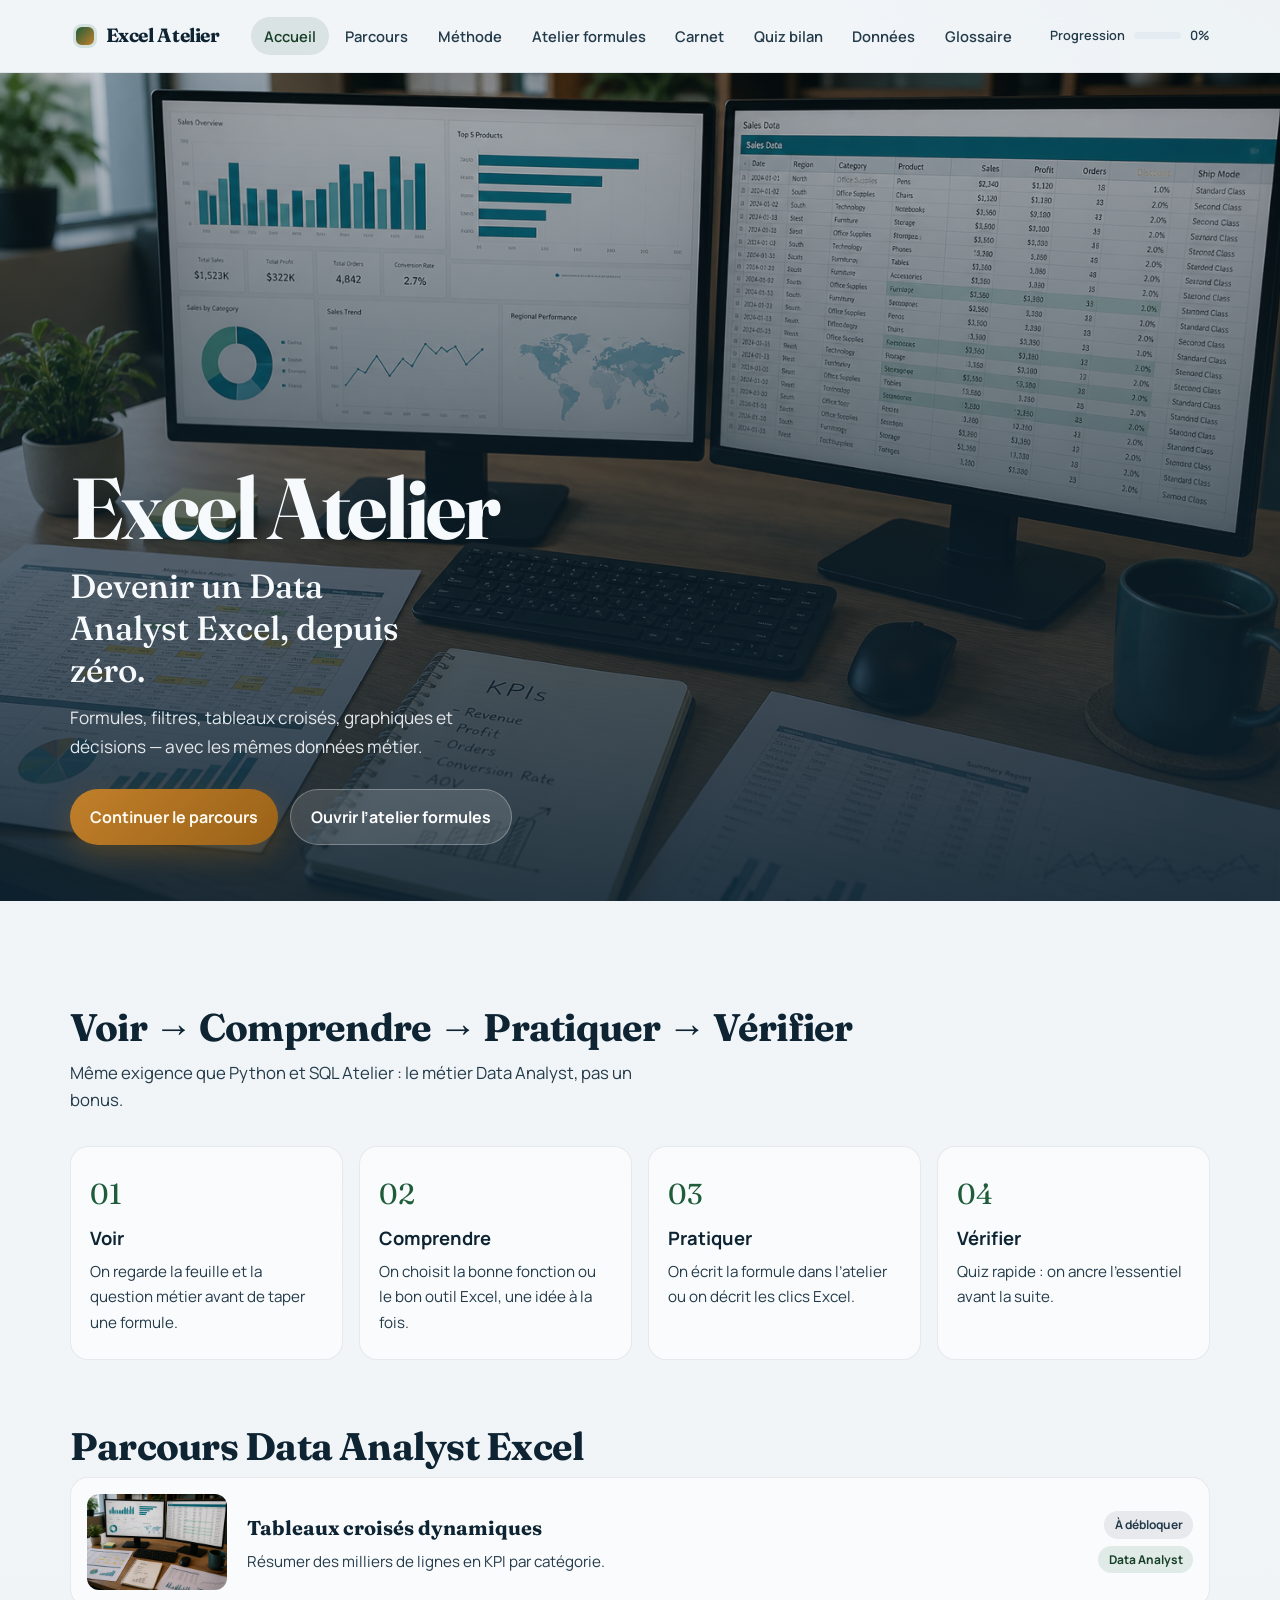
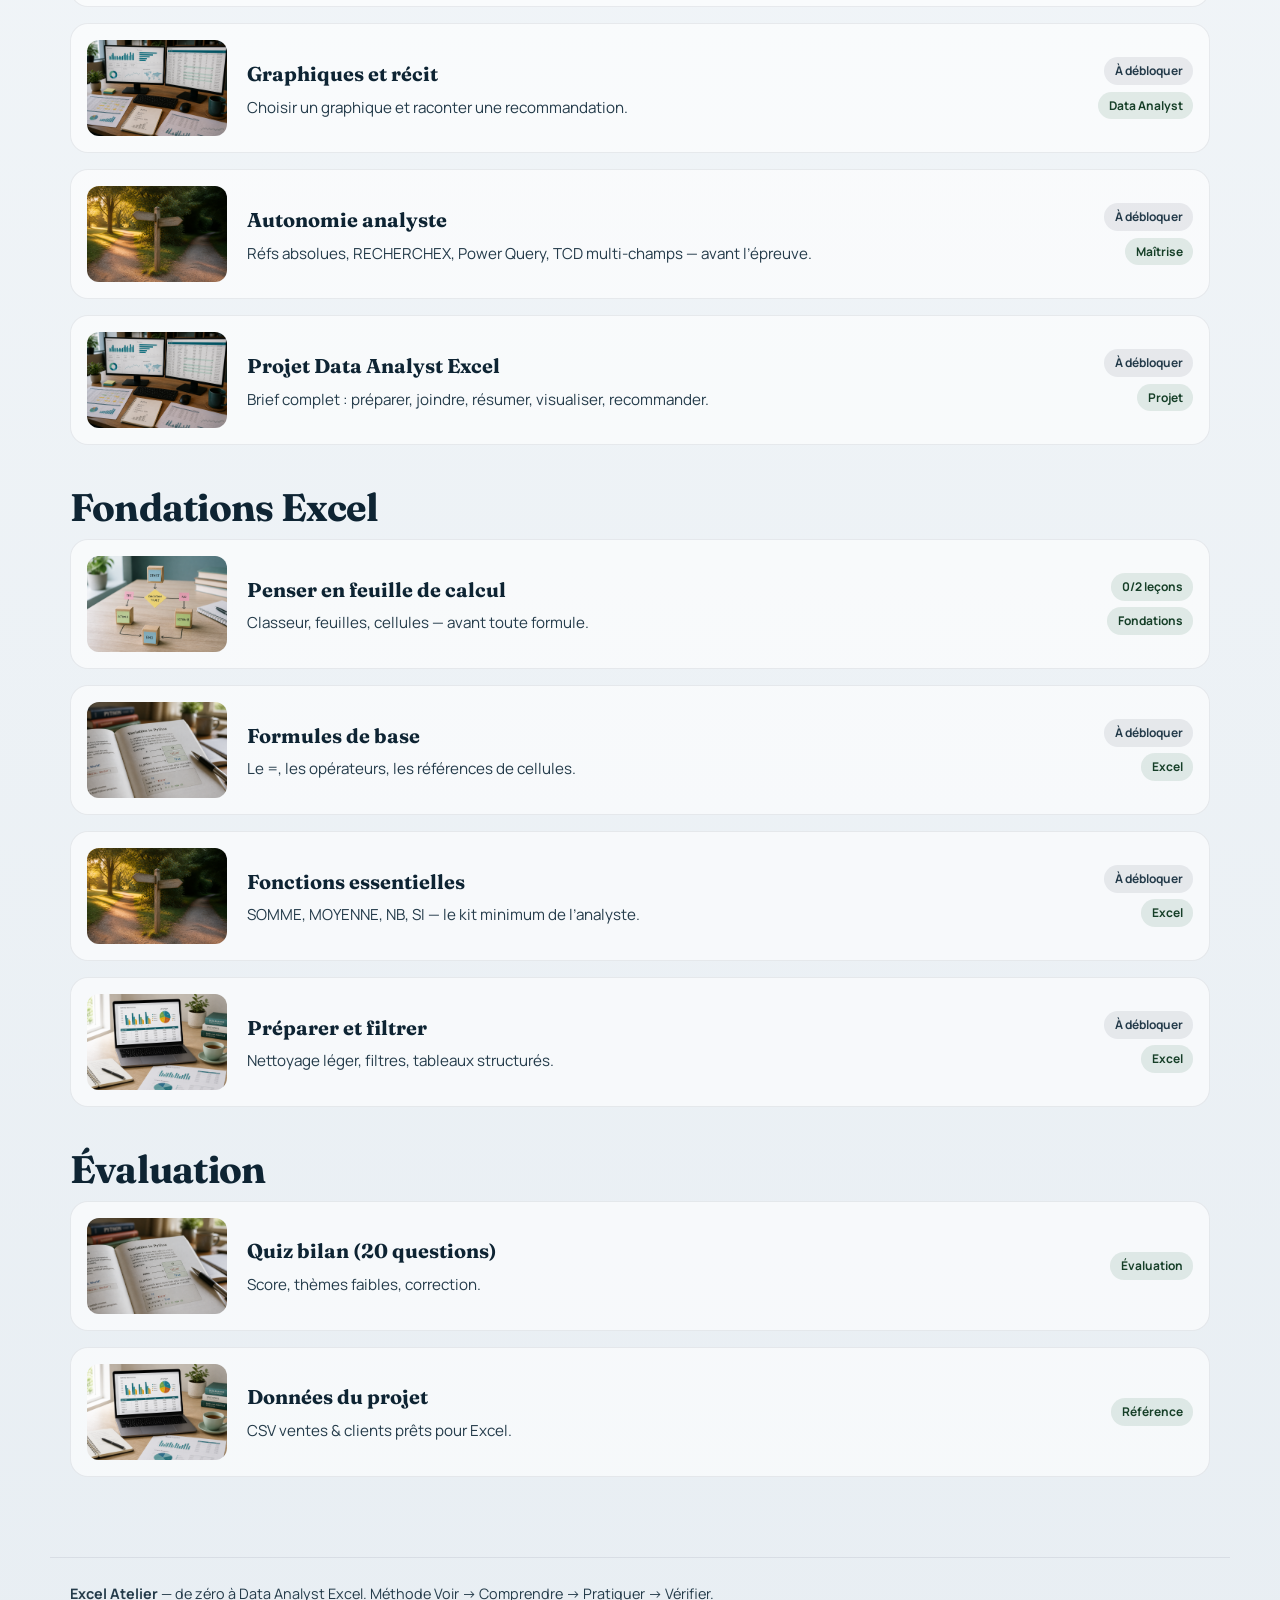
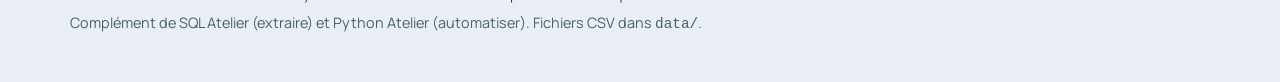
<file: 01_excel-atelier/index.html>
<!DOCTYPE html>
<html lang="fr">
<head>
  <meta charset="UTF-8" />
  <meta name="viewport" content="width=device-width, initial-scale=1" />
  <meta name="description" content="Excel Atelier — apprendre Excel depuis zéro jusqu’au niveau Data Analyst : formules, tableaux croisés, graphiques, projet métier." />
  <title>Excel Atelier — Devenir Data Analyst Excel</title>
  <link rel="preconnect" href="https://fonts.googleapis.com" />
  <link rel="preconnect" href="https://fonts.gstatic.com" crossorigin />
  <link href="https://fonts.googleapis.com/css2?family=Fraunces:opsz,wght@9..144,500;9..144,700&family=Manrope:wght@400;500;600;700&family=JetBrains+Mono:wght@400;500&display=swap" rel="stylesheet" />
  <link rel="stylesheet" href="css/styles.css" />
  <style>
    :root {
      --leaf: #1f5c3a;
      --forest: #163f28;
      --mint: #6fbf8a;
      --amber: #c17f2a;
      --amber-deep: #9a6218;
      --sky: #2f6b4f;
    }
    .brand-mark {
      background: linear-gradient(135deg, #1f5c3a, #c17f2a);
    }
    .sheet-wrap { overflow: auto; border-radius: 12px; border: 1px solid rgba(14,36,51,0.12); background: #fff; }
    .sheet-table { border-collapse: collapse; width: max-content; min-width: 100%; font-family: var(--font-mono); font-size: 0.82rem; }
    .sheet-table th, .sheet-table td { border: 1px solid #d5dee6; padding: 0.35rem 0.55rem; min-width: 72px; text-align: right; }
    .sheet-table th { background: #eef3f6; color: var(--ink-soft); font-weight: 600; text-align: center; position: sticky; top: 0; }
    .sheet-table td.row-head, .sheet-table th.corner { background: #eef3f6; text-align: center; color: var(--ink-soft); font-weight: 600; position: sticky; left: 0; }
    .sheet-table td.editable { text-align: left; background: #fbfffc; cursor: text; }
    .sheet-table td.editable:focus { outline: 2px solid var(--leaf); outline-offset: -2px; }
    .formula-bar { display: flex; gap: 0.5rem; align-items: center; margin: 0.75rem 0 1rem; }
    .formula-bar label { font-weight: 700; color: var(--ink-soft); }
    .formula-bar input { flex: 1; min-width: 0; padding: 0.7rem 0.85rem; border-radius: 10px; border: 1px solid #c5d4df; font-family: var(--font-mono); font-size: 0.95rem; }
    .excel-examples { margin-top: 1rem; display: flex; flex-wrap: wrap; gap: 0.5rem; align-items: center; }
    .excel-examples h3 { margin: 0 0.5rem 0 0; font-size: 1rem; }
    .formula-result { margin-top: 0.75rem; padding: 0.85rem 1rem; border-radius: 12px; background: #122633; color: #d7e8f2; font-family: var(--font-mono); }
  </style>
</head>
<body>
  <a class="skip-link" href="#main">Aller au contenu</a>

  <header class="site-header">
    <div class="header-inner">
      <button type="button" class="brand" data-nav="home" aria-label="Accueil">
        <span class="brand-mark" aria-hidden="true"></span>
        <span class="brand-text">Excel Atelier</span>
      </button>
      <nav class="site-nav" aria-label="Navigation principale">
        <button type="button" data-nav="home">Accueil</button>
        <button type="button" data-nav="parcours">Parcours</button>
        <button type="button" data-nav="methode">Méthode</button>
        <button type="button" data-nav="playground">Atelier formules</button>
        <button type="button" data-nav="carnet">Carnet</button>
        <button type="button" data-nav="bilan">Quiz bilan</button>
        <button type="button" data-nav="donnees">Données</button>
        <button type="button" data-nav="glossaire">Glossaire</button>
      </nav>
      <div class="header-progress" title="Progression">
        <span class="progress-label">Progression</span>
        <div class="progress-track"><div class="progress-fill" id="global-progress-fill"></div></div>
        <span class="progress-value" id="global-progress-value">0%</span>
      </div>
    </div>
  </header>

  <main id="main"></main>

  <footer class="site-footer">
    <p><strong>Excel Atelier</strong> — de zéro à Data Analyst Excel. Méthode Voir → Comprendre → Pratiquer → Vérifier.</p>
    <p class="footer-note">Complément de SQL Atelier (extraire) et Python Atelier (automatiser). Fichiers CSV dans <code>data/</code>.</p>
  </footer>

  <script src="js/content.js"></script>
  <script src="js/formula-engine.js"></script>
  <script src="js/app.js"></script>
</body>
</html>
</file>
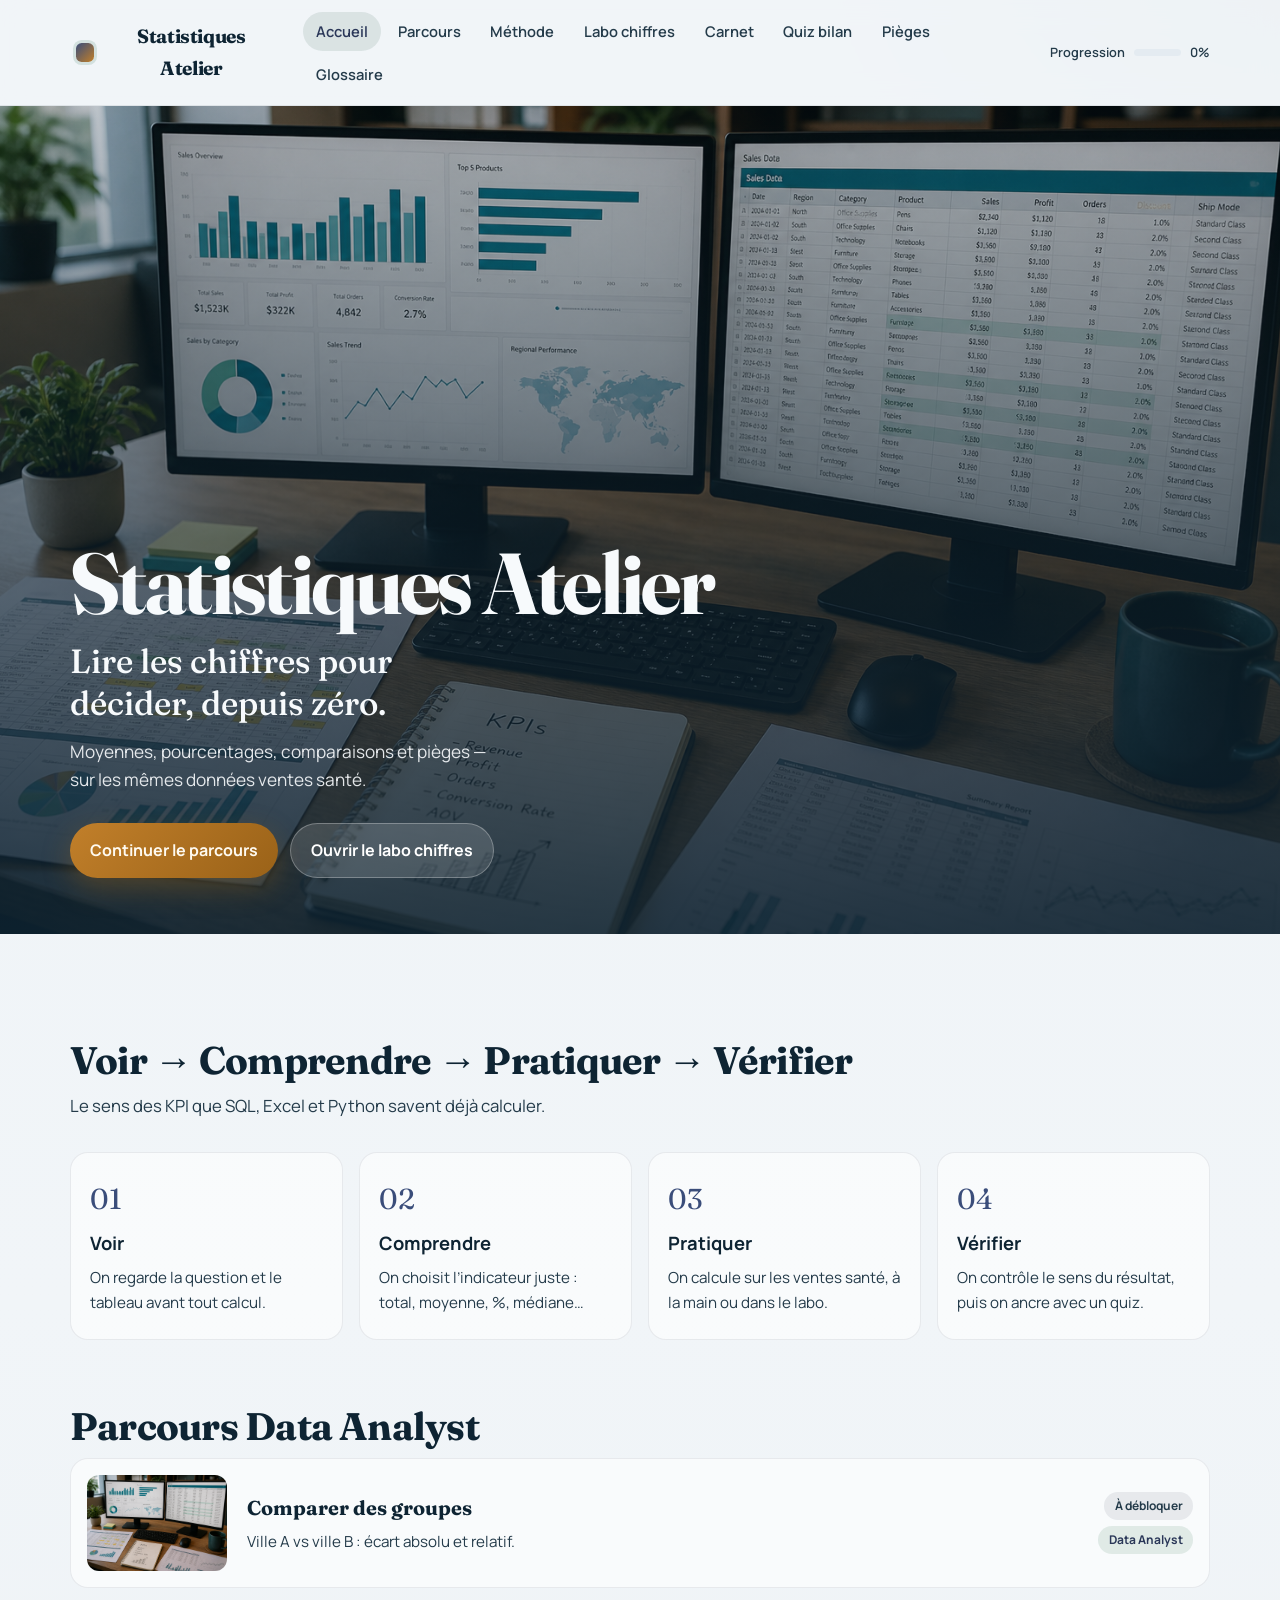
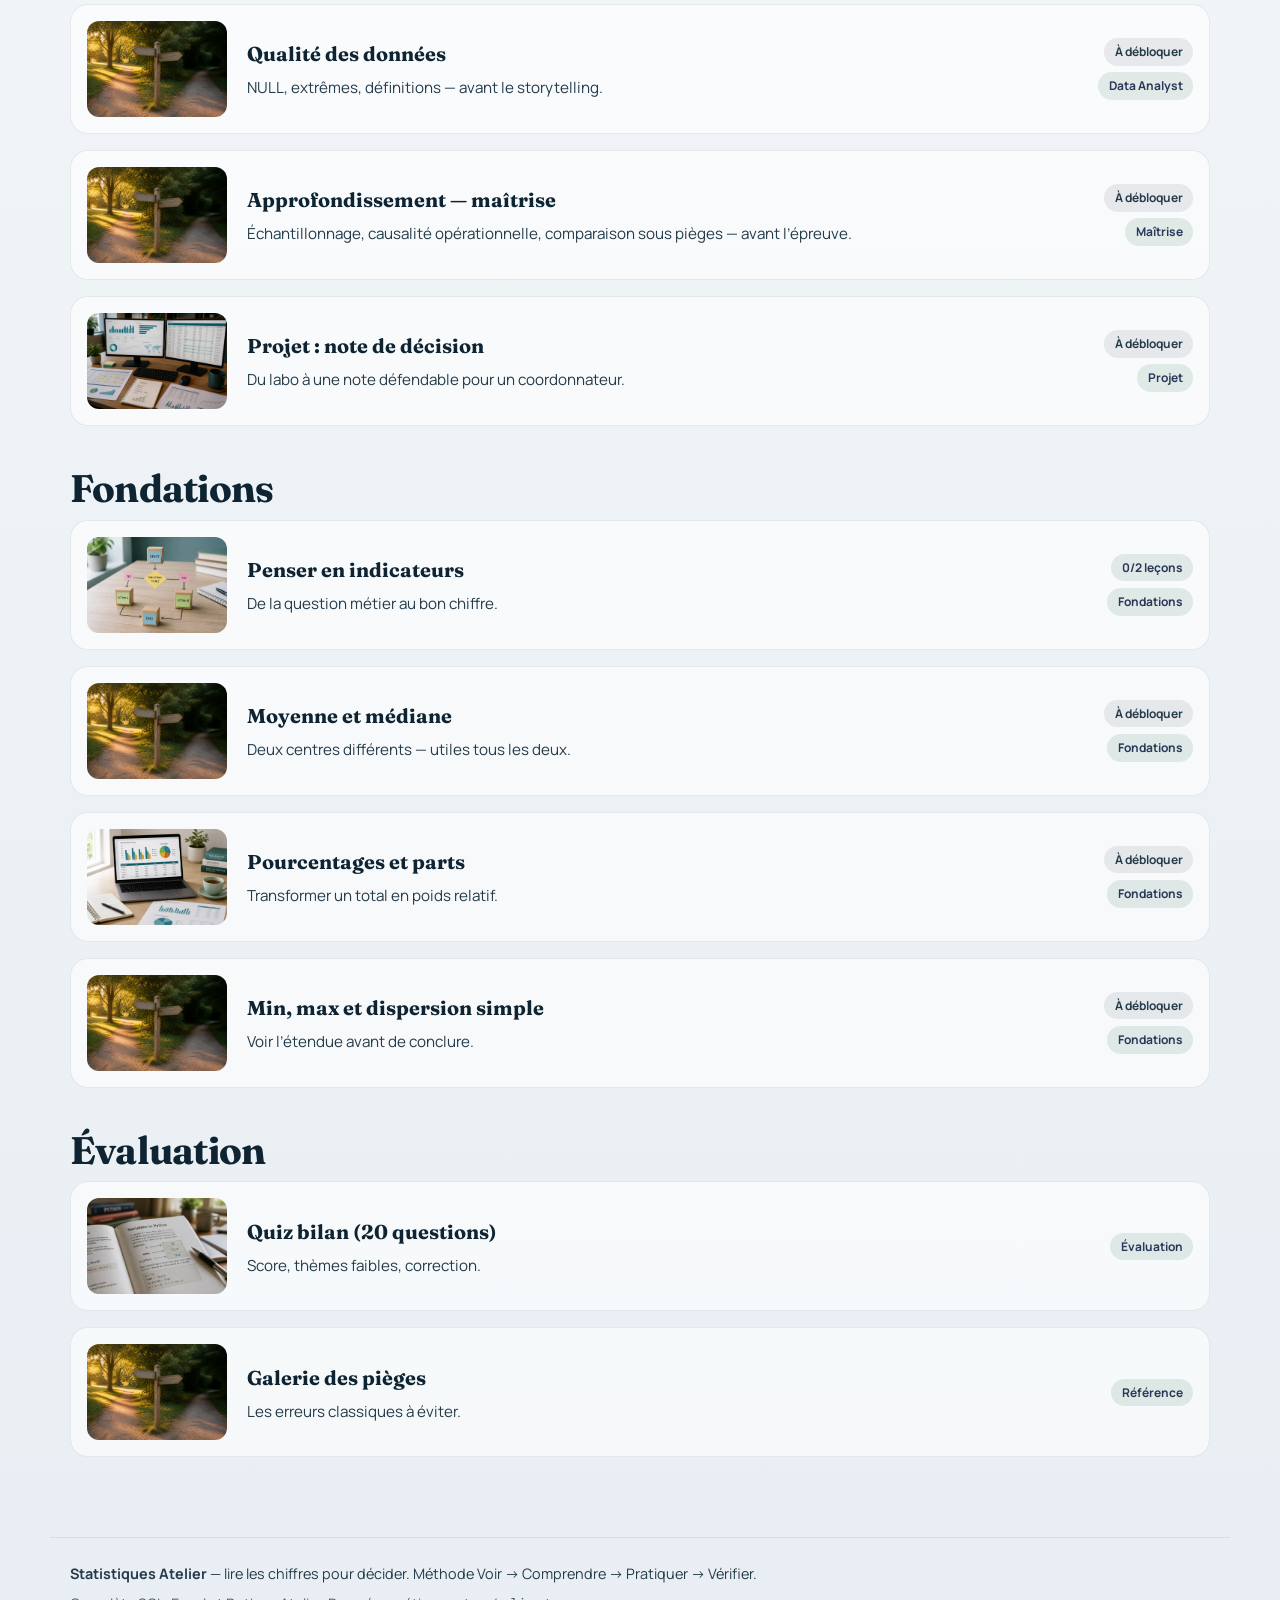
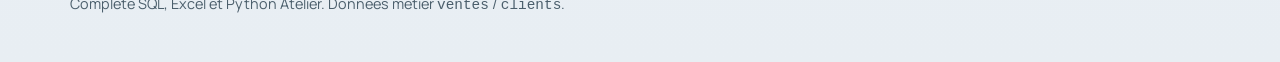
<file: 02_stats-atelier/index.html>
<!DOCTYPE html>
<html lang="fr">
<head>
  <meta charset="UTF-8" />
  <meta name="viewport" content="width=device-width, initial-scale=1" />
  <meta name="description" content="Statistiques Atelier — comprendre les chiffres pour décider : moyennes, pourcentages, comparaisons, pièges, KPI métier." />
  <title>Statistiques Atelier — Data Analyst</title>
  <link rel="preconnect" href="https://fonts.googleapis.com" />
  <link rel="preconnect" href="https://fonts.gstatic.com" crossorigin />
  <link href="https://fonts.googleapis.com/css2?family=Fraunces:opsz,wght@9..144,500;9..144,700&family=Manrope:wght@400;500;600;700&family=JetBrains+Mono:wght@400;500&display=swap" rel="stylesheet" />
  <link rel="stylesheet" href="css/styles.css" />
  <style>
    :root {
      --leaf: #3a4d7a;
      --forest: #2a3758;
      --mint: #7f95c4;
      --amber: #c17f2a;
      --amber-deep: #9a6218;
      --sky: #4a6496;
    }
    .brand-mark {
      background: linear-gradient(135deg, #3a4d7a, #c17f2a);
    }
    .stats-cards {
      display: grid;
      grid-template-columns: repeat(auto-fit, minmax(140px, 1fr));
      gap: 0.75rem;
      margin: 1rem 0 1.25rem;
    }
    .stat-card {
      background: #fff;
      border: 1px solid rgba(14, 36, 51, 0.1);
      border-radius: 14px;
      padding: 0.9rem 1rem;
    }
    .stat-card .label { display: block; font-size: 0.8rem; color: var(--ink-soft); font-weight: 600; }
    .stat-card .value { display: block; margin-top: 0.25rem; font-family: var(--font-display); font-size: 1.45rem; color: var(--forest); }
    .lab-controls {
      display: flex;
      flex-wrap: wrap;
      gap: 0.75rem;
      align-items: end;
      margin: 1rem 0;
    }
    .lab-controls label { display: flex; flex-direction: column; gap: 0.35rem; font-weight: 600; color: var(--ink-soft); font-size: 0.9rem; }
    .lab-controls select, .lab-controls input {
      min-width: 160px;
      padding: 0.65rem 0.75rem;
      border-radius: 10px;
      border: 1px solid #c5d4df;
      font-family: var(--font-body);
    }
    .bar-chart { display: grid; gap: 0.55rem; margin-top: 1rem; }
    .bar-row { display: grid; grid-template-columns: 120px 1fr 70px; gap: 0.5rem; align-items: center; font-size: 0.9rem; }
    .bar-track { height: 12px; background: #e7eef3; border-radius: 999px; overflow: hidden; }
    .bar-fill { height: 100%; background: linear-gradient(90deg, var(--leaf), var(--amber)); border-radius: 999px; }
    .pitfall {
      border-left: 4px solid var(--amber);
      background: #fff8ef;
      padding: 0.85rem 1rem;
      border-radius: 0 12px 12px 0;
      margin: 0.75rem 0;
    }
  </style>
</head>
<body>
  <a class="skip-link" href="#main">Aller au contenu</a>

  <header class="site-header">
    <div class="header-inner">
      <button type="button" class="brand" data-nav="home" aria-label="Accueil">
        <span class="brand-mark" aria-hidden="true"></span>
        <span class="brand-text">Statistiques Atelier</span>
      </button>
      <nav class="site-nav" aria-label="Navigation principale">
        <button type="button" data-nav="home">Accueil</button>
        <button type="button" data-nav="parcours">Parcours</button>
        <button type="button" data-nav="methode">Méthode</button>
        <button type="button" data-nav="playground">Labo chiffres</button>
        <button type="button" data-nav="carnet">Carnet</button>
        <button type="button" data-nav="bilan">Quiz bilan</button>
        <button type="button" data-nav="pieges">Pièges</button>
        <button type="button" data-nav="glossaire">Glossaire</button>
      </nav>
      <div class="header-progress" title="Progression">
        <span class="progress-label">Progression</span>
        <div class="progress-track"><div class="progress-fill" id="global-progress-fill"></div></div>
        <span class="progress-value" id="global-progress-value">0%</span>
      </div>
    </div>
  </header>

  <main id="main"></main>

  <footer class="site-footer">
    <p><strong>Statistiques Atelier</strong> — lire les chiffres pour décider. Méthode Voir → Comprendre → Pratiquer → Vérifier.</p>
    <p class="footer-note">Complète SQL, Excel et Python Atelier. Données métier <code>ventes</code> / <code>clients</code>.</p>
  </footer>

  <script src="js/content.js"></script>
  <script src="js/stats-engine.js"></script>
  <script src="js/app.js"></script>
</body>
</html>
</file>
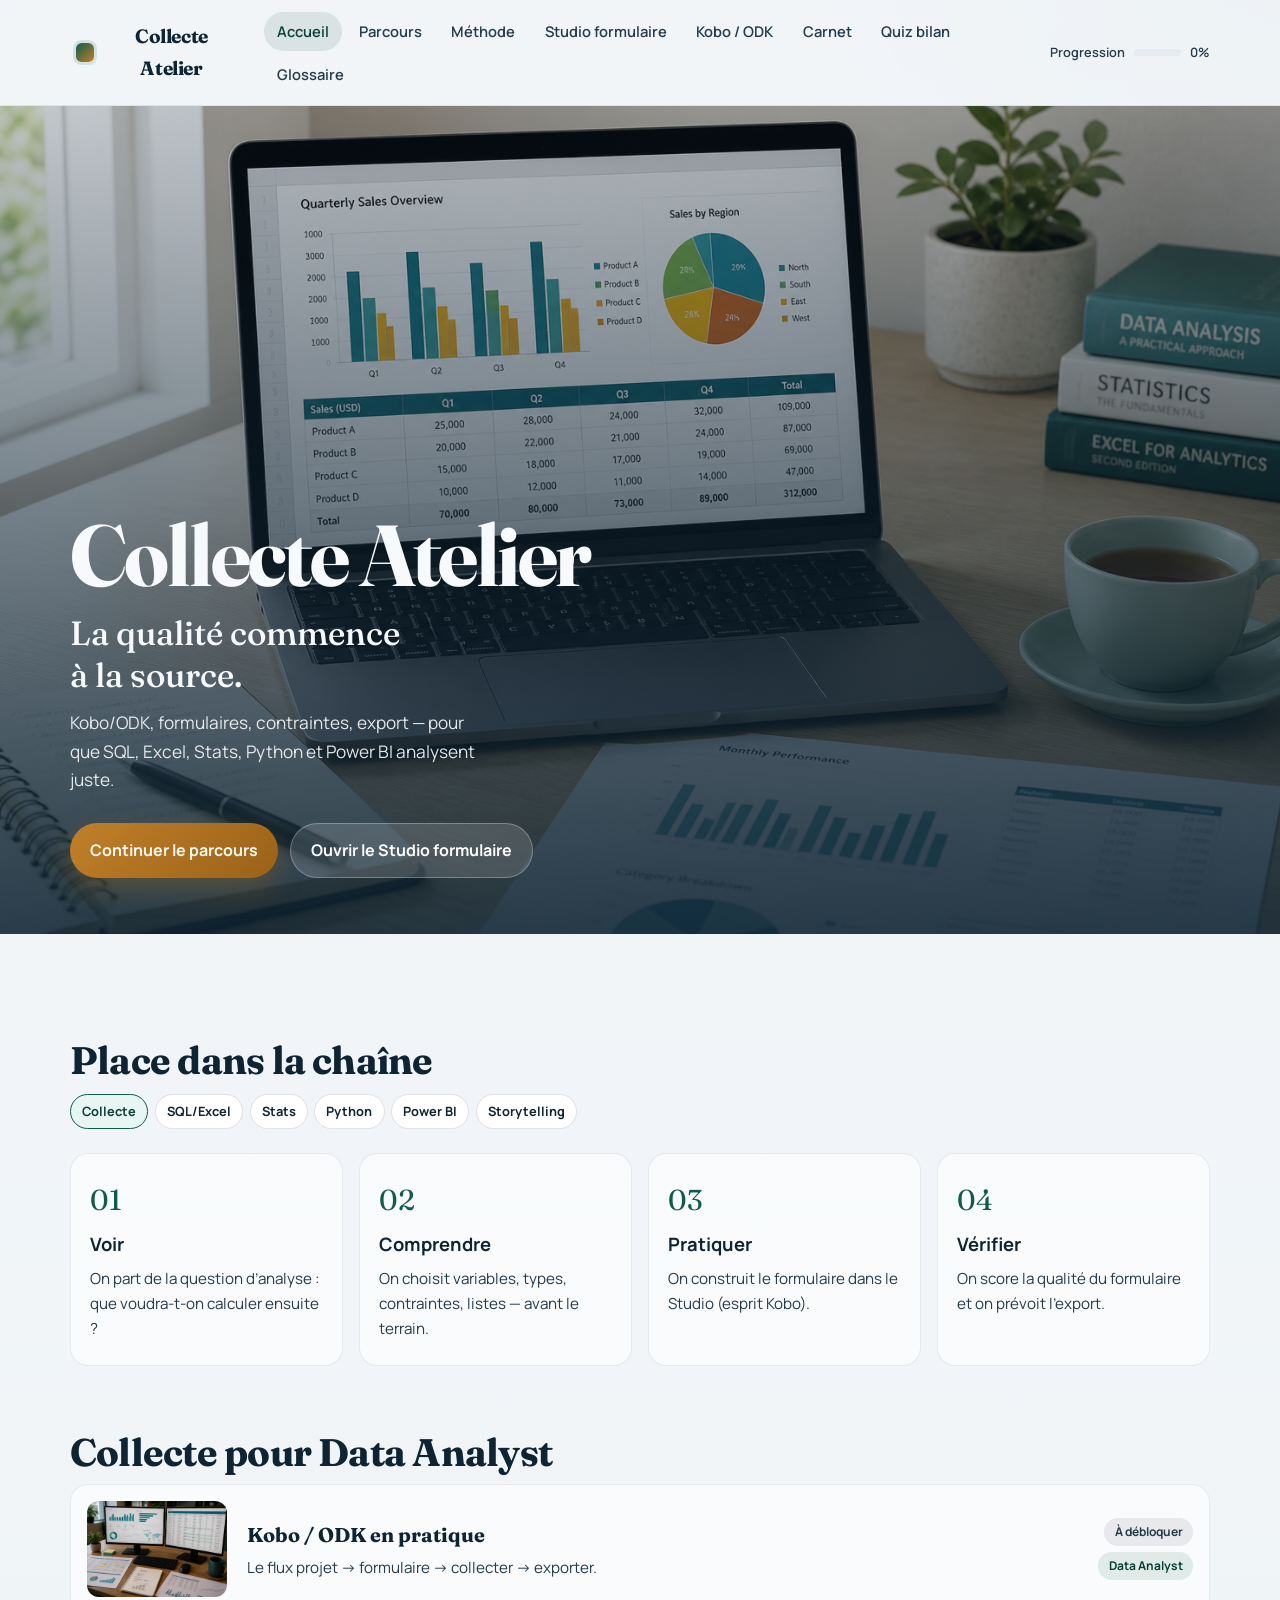
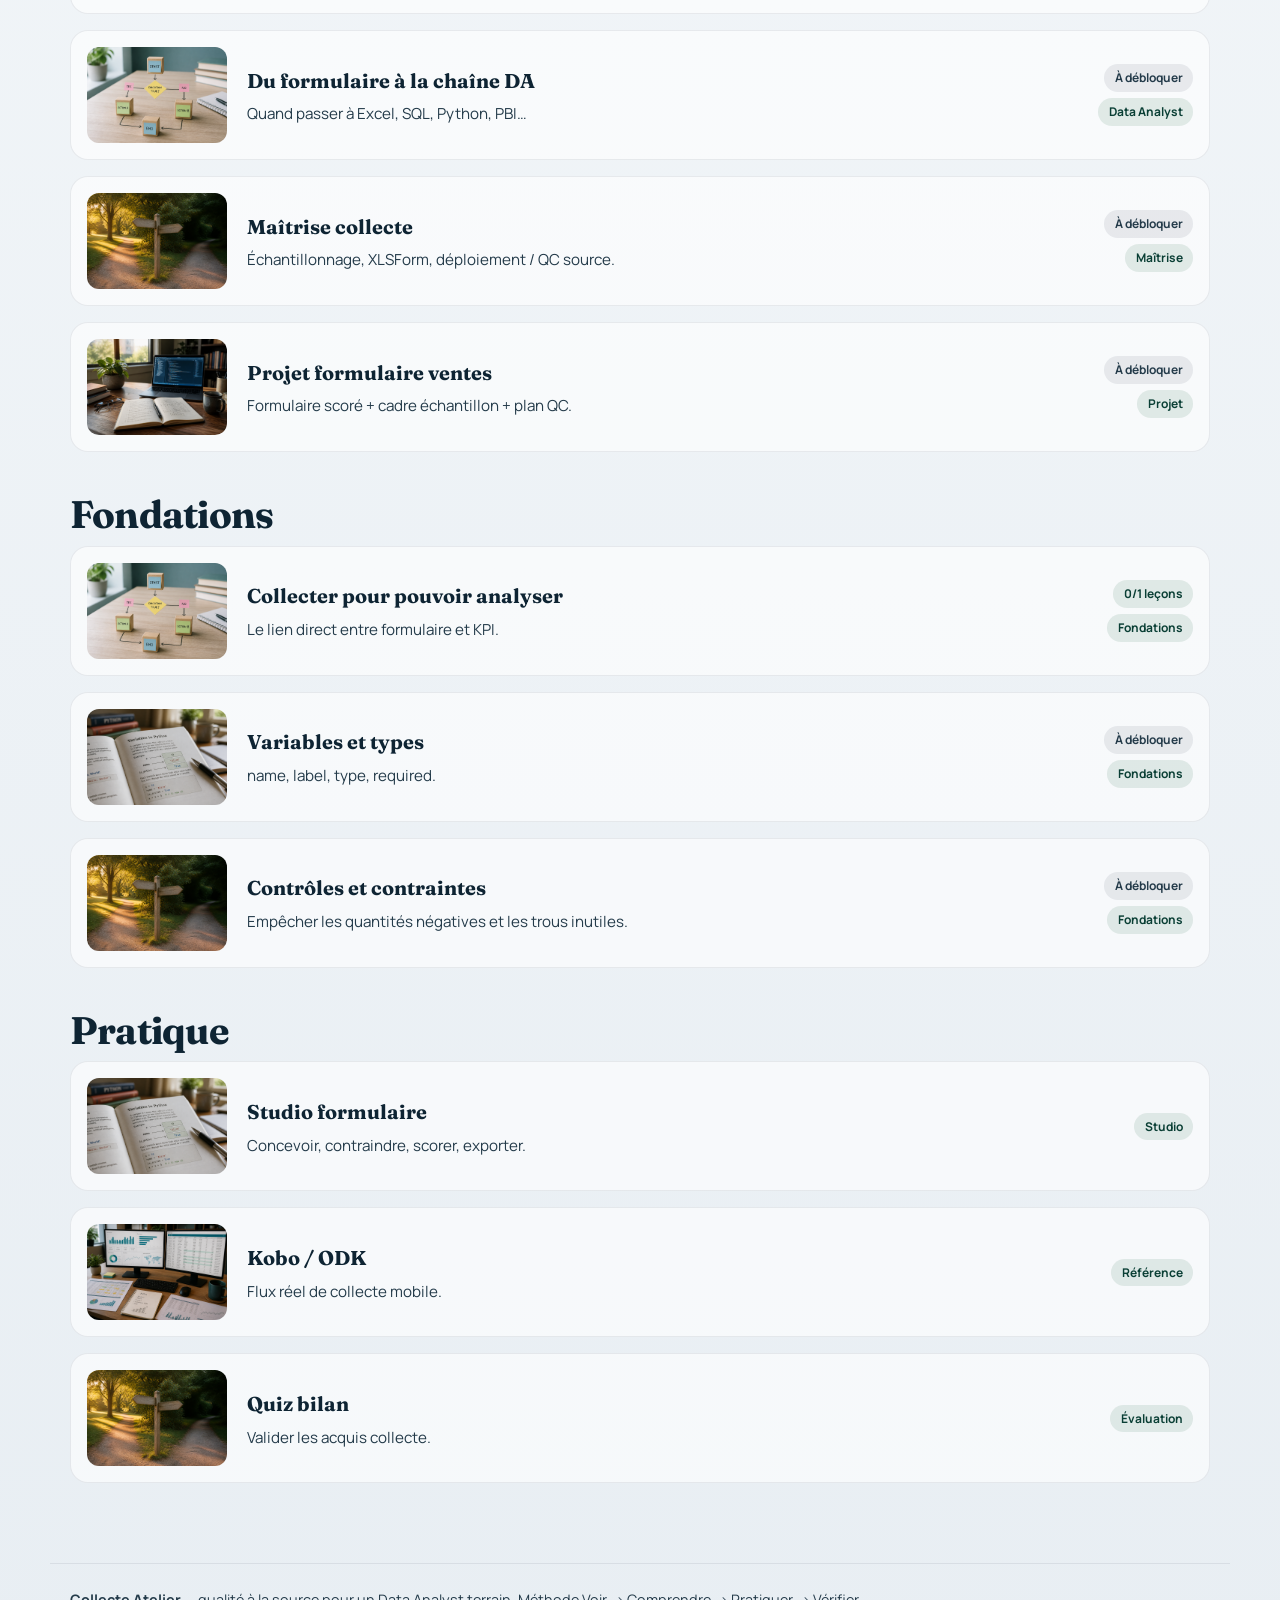
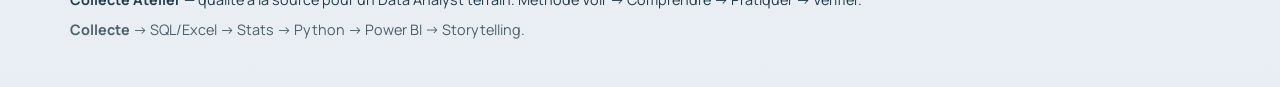
<file: 03_collecte-atelier/index.html>
<!DOCTYPE html>
<html lang="fr">
<head>
  <meta charset="UTF-8" />
  <meta name="viewport" content="width=device-width, initial-scale=1" />
  <meta name="description" content="Collecte Atelier — collecter des données propres pour l’analyse : Kobo/ODK, formulaires, contrôles, export vers la chaîne Data Analyst." />
  <title>Collecte Atelier — Data Analyst</title>
  <link rel="preconnect" href="https://fonts.googleapis.com" />
  <link rel="preconnect" href="https://fonts.gstatic.com" crossorigin />
  <link href="https://fonts.googleapis.com/css2?family=Fraunces:opsz,wght@9..144,500;9..144,700&family=Manrope:wght@400;500;600;700&family=JetBrains+Mono:wght@400;500&display=swap" rel="stylesheet" />
  <link rel="stylesheet" href="css/styles.css" />
  <style>
    :root {
      --leaf: #0f5c4c;
      --forest: #0a3f35;
      --mint: #5fafa0;
      --amber: #c17f2a;
      --amber-deep: #9a6218;
      --sky: #2a7a6a;
    }
    .brand-mark { background: linear-gradient(135deg, #0f5c4c, #c17f2a); }
    .form-studio {
      display: grid;
      grid-template-columns: 1.1fr 0.9fr;
      gap: 1rem;
    }
    @media (max-width: 900px) { .form-studio { grid-template-columns: 1fr; } }
    .form-panel, .preview-panel {
      background: #fff;
      border: 1px solid rgba(14,36,51,0.12);
      border-radius: 16px;
      padding: 1rem;
    }
    .field-row {
      display: grid;
      grid-template-columns: 1.1fr 0.9fr 0.9fr auto;
      gap: 0.4rem;
      margin-bottom: 0.45rem;
      align-items: center;
    }
    @media (max-width: 700px) {
      .field-row { grid-template-columns: 1fr; }
    }
    .field-row input, .field-row select {
      font: inherit;
      padding: 0.45rem 0.55rem;
      border-radius: 8px;
      border: 1px solid #c5d4df;
      width: 100%;
    }
    .preview-q {
      border: 1px solid #d7e3ea;
      border-radius: 12px;
      padding: 0.75rem 0.85rem;
      margin-bottom: 0.65rem;
      background: #f8fbfc;
    }
    .preview-q .name {
      font-family: var(--font-mono);
      font-size: 0.75rem;
      color: #5a7184;
    }
    .quality-list li { margin: 0.35rem 0; }
    .chain-mini {
      display: flex; flex-wrap: wrap; gap: 0.4rem; margin: 0.75rem 0 1rem;
    }
    .chain-mini span {
      background: #fff; border: 1px solid rgba(14,36,51,0.12);
      border-radius: 999px; padding: 0.35rem 0.7rem; font-size: 0.8rem; font-weight: 700;
    }
    .chain-mini span.on { background: #e7f6f2; border-color: #0f5c4c; color: #0a3f35; }
  </style>
</head>
<body>
  <a class="skip-link" href="#main">Aller au contenu</a>
  <header class="site-header">
    <div class="header-inner">
      <button type="button" class="brand" data-nav="home" aria-label="Accueil">
        <span class="brand-mark" aria-hidden="true"></span>
        <span class="brand-text">Collecte Atelier</span>
      </button>
      <nav class="site-nav" aria-label="Navigation principale">
        <button type="button" data-nav="home">Accueil</button>
        <button type="button" data-nav="parcours">Parcours</button>
        <button type="button" data-nav="methode">Méthode</button>
        <button type="button" data-nav="studio">Studio formulaire</button>
        <button type="button" data-nav="kobo">Kobo / ODK</button>
        <button type="button" data-nav="carnet">Carnet</button>
        <button type="button" data-nav="bilan">Quiz bilan</button>
        <button type="button" data-nav="glossaire">Glossaire</button>
      </nav>
      <div class="header-progress" title="Progression">
        <span class="progress-label">Progression</span>
        <div class="progress-track"><div class="progress-fill" id="global-progress-fill"></div></div>
        <span class="progress-value" id="global-progress-value">0%</span>
      </div>
    </div>
  </header>
  <main id="main"></main>
  <footer class="site-footer">
    <p><strong>Collecte Atelier</strong> — qualité à la source pour un Data Analyst terrain. Méthode Voir → Comprendre → Pratiquer → Vérifier.</p>
    <p class="footer-note"><strong>Collecte</strong> → SQL/Excel → Stats → Python → Power BI → Storytelling.</p>
  </footer>
  <script src="js/content.js"></script>
  <script src="js/form-engine.js"></script>
  <script src="js/app.js"></script>
</body>
</html>
</file>
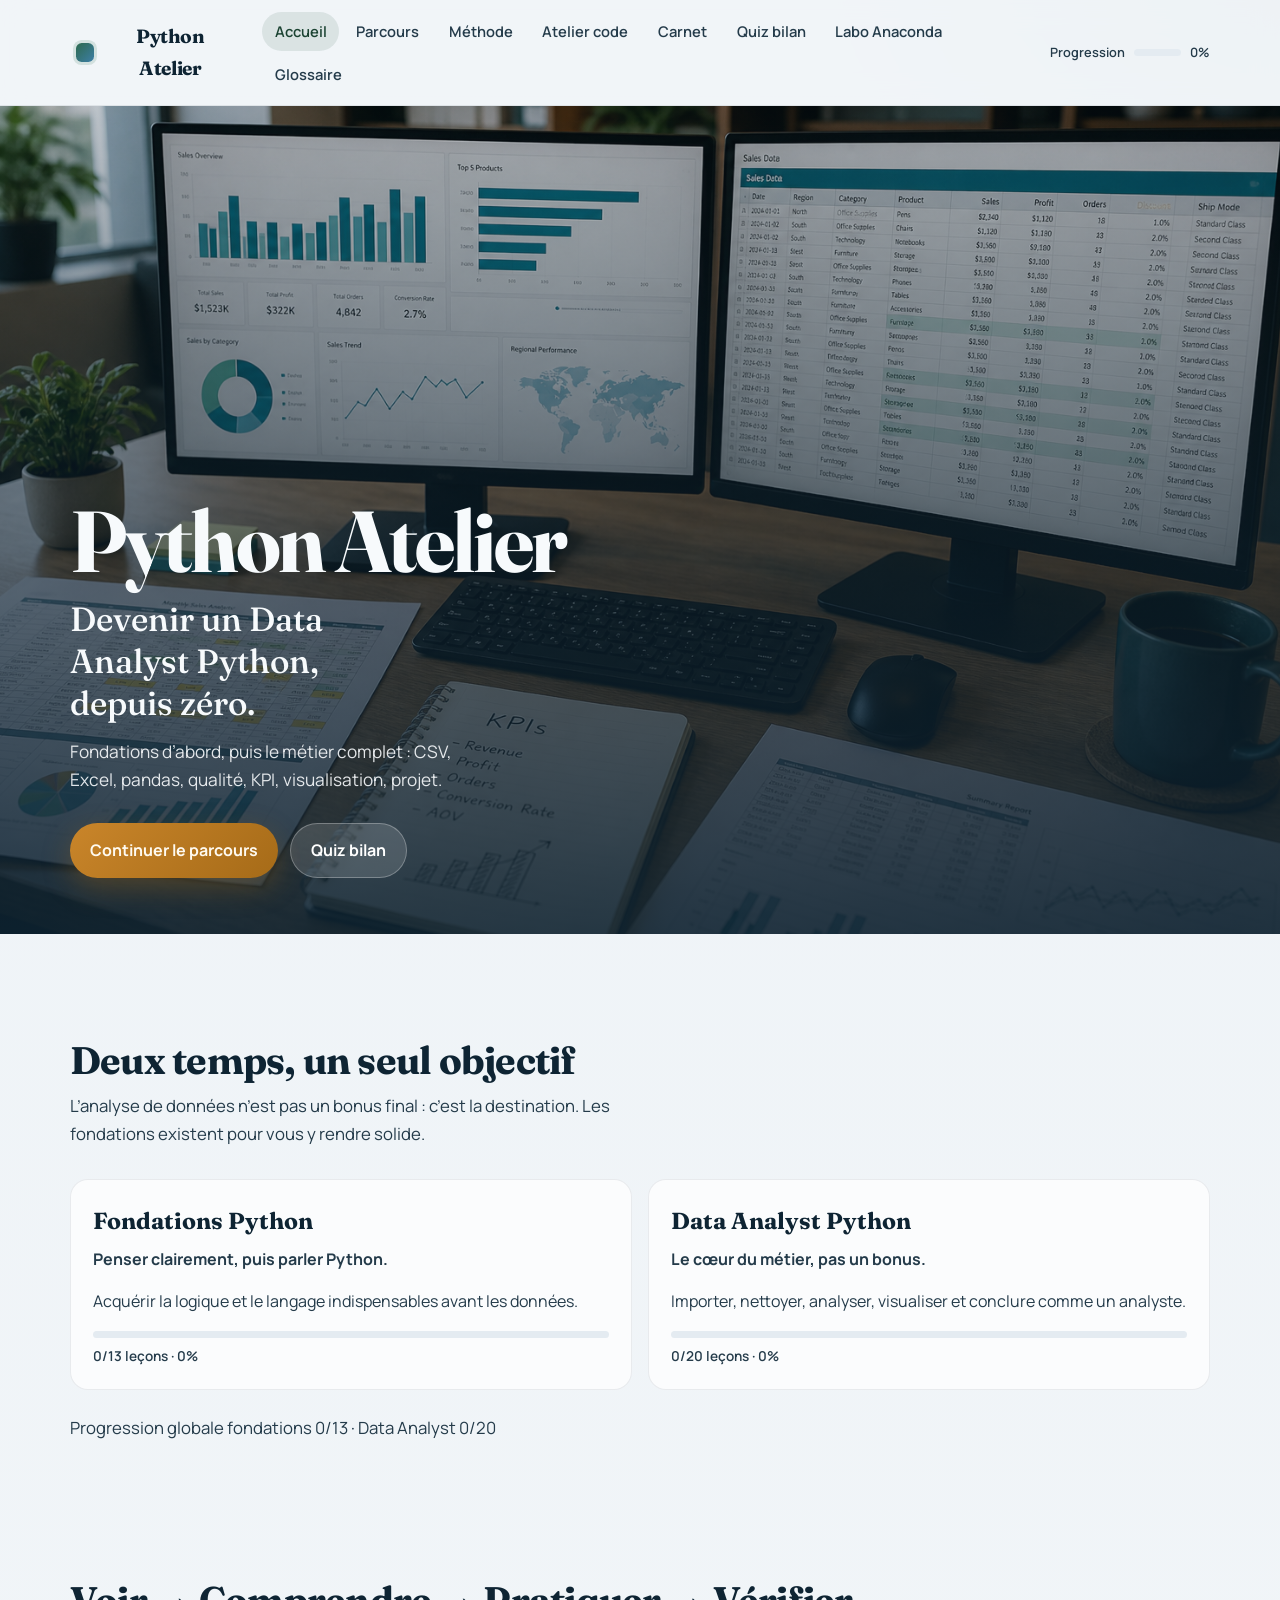
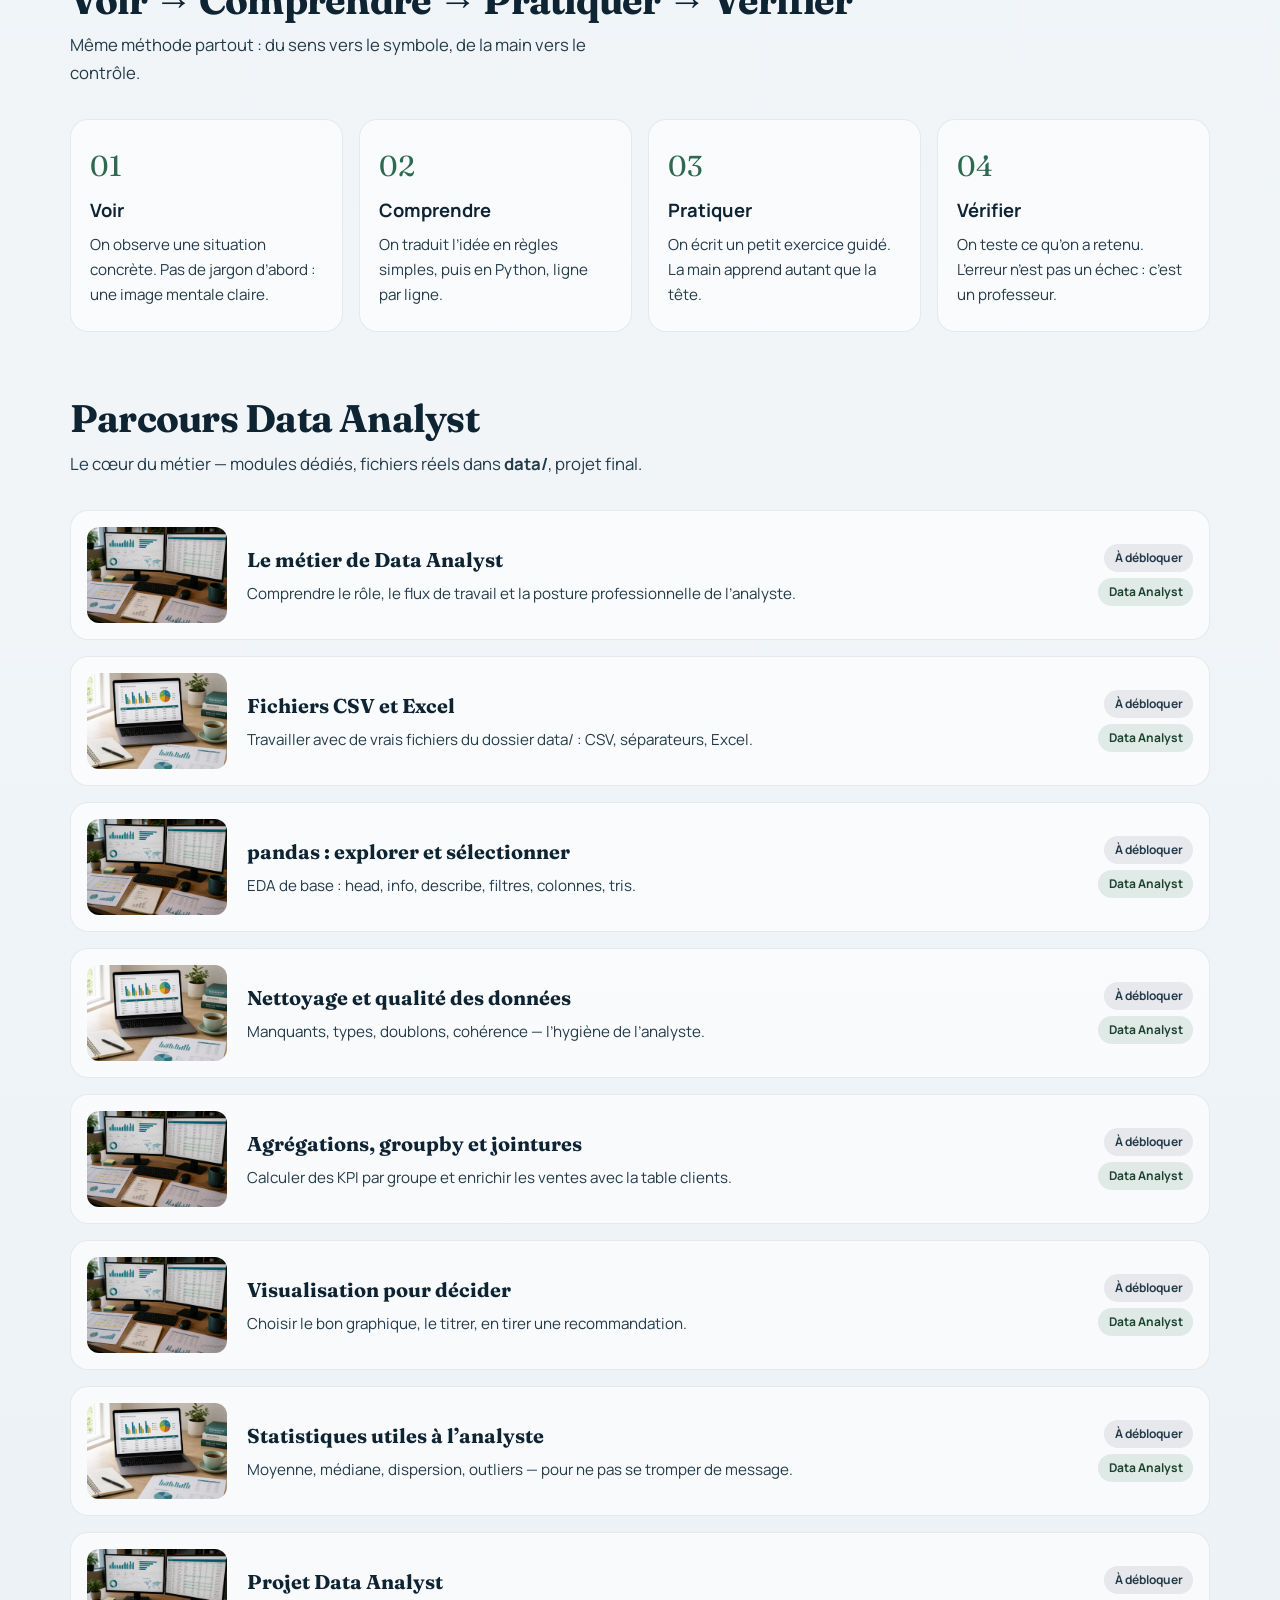
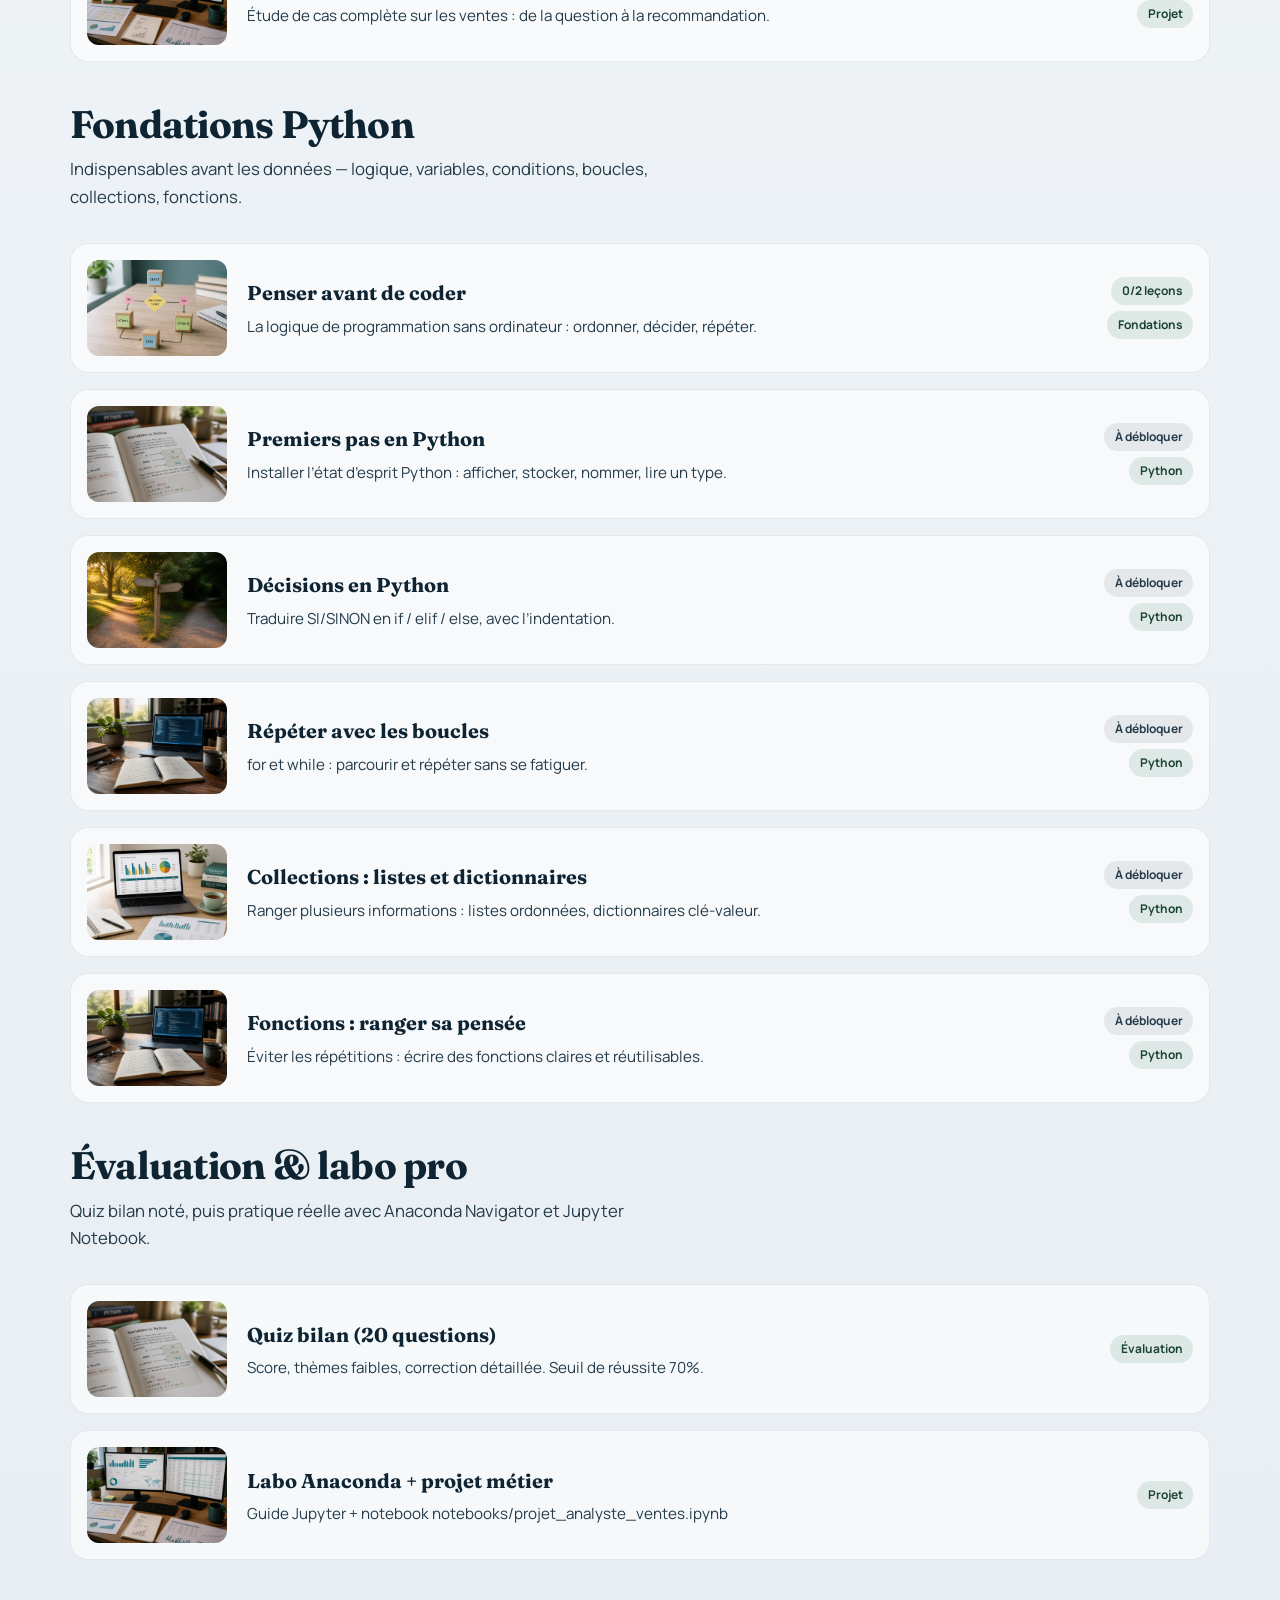
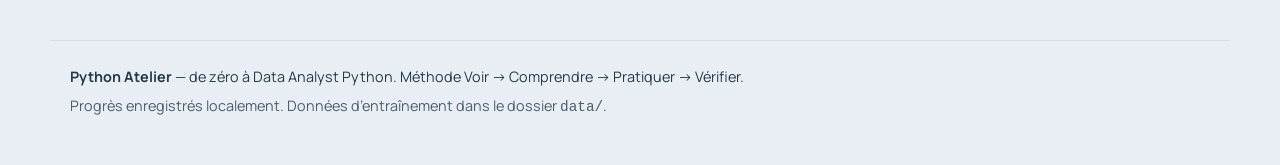
<file: 05_python-atelier/index.html>
<!DOCTYPE html>
<html lang="fr">
<head>
  <meta charset="UTF-8" />
  <meta name="viewport" content="width=device-width, initial-scale=1" />
  <meta name="description" content="Python Atelier — de zéro à Data Analyst Python : logique, Python, CSV/Excel, pandas, visualisation, projet métier." />
  <title>Python Atelier — Devenir Data Analyst Python</title>
  <link rel="preconnect" href="https://fonts.googleapis.com" />
  <link rel="preconnect" href="https://fonts.gstatic.com" crossorigin />
  <link href="https://fonts.googleapis.com/css2?family=Fraunces:opsz,wght@9..144,500;9..144,700&family=Manrope:wght@400;500;600;700&family=JetBrains+Mono:wght@400;500&display=swap" rel="stylesheet" />
  <link rel="stylesheet" href="css/styles.css" />
</head>
<body>
  <a class="skip-link" href="#main">Aller au contenu</a>

  <header class="site-header" id="site-header">
    <div class="header-inner">
      <button type="button" class="brand" data-nav="home" aria-label="Retour à l'accueil">
        <span class="brand-mark" aria-hidden="true"></span>
        <span class="brand-text">Python Atelier</span>
      </button>
      <nav class="site-nav" aria-label="Navigation principale">
        <button type="button" data-nav="home">Accueil</button>
        <button type="button" data-nav="parcours">Parcours</button>
        <button type="button" data-nav="methode">Méthode</button>
        <button type="button" data-nav="playground">Atelier code</button>
        <button type="button" data-nav="carnet">Carnet</button>
        <button type="button" data-nav="bilan">Quiz bilan</button>
        <button type="button" data-nav="labo">Labo Anaconda</button>
        <button type="button" data-nav="glossaire">Glossaire</button>
      </nav>
      <div class="header-progress" title="Progression globale">
        <span class="progress-label">Progression</span>
        <div class="progress-track" aria-hidden="true"><div class="progress-fill" id="global-progress-fill"></div></div>
        <span class="progress-value" id="global-progress-value">0%</span>
      </div>
    </div>
  </header>

  <main id="main"></main>

  <footer class="site-footer">
    <p><strong>Python Atelier</strong> — de zéro à Data Analyst Python. Méthode Voir → Comprendre → Pratiquer → Vérifier.</p>
    <p class="footer-note">Progrès enregistrés localement. Données d’entraînement dans le dossier <code>data/</code>.</p>
  </footer>

  <script src="js/content.js"></script>
  <script src="js/content-data.js"></script>
  <script src="js/content-bilan.js"></script>
  <script src="js/editor-assist.js"></script>
  <script src="js/app.js"></script>
</body>
</html>
</file>
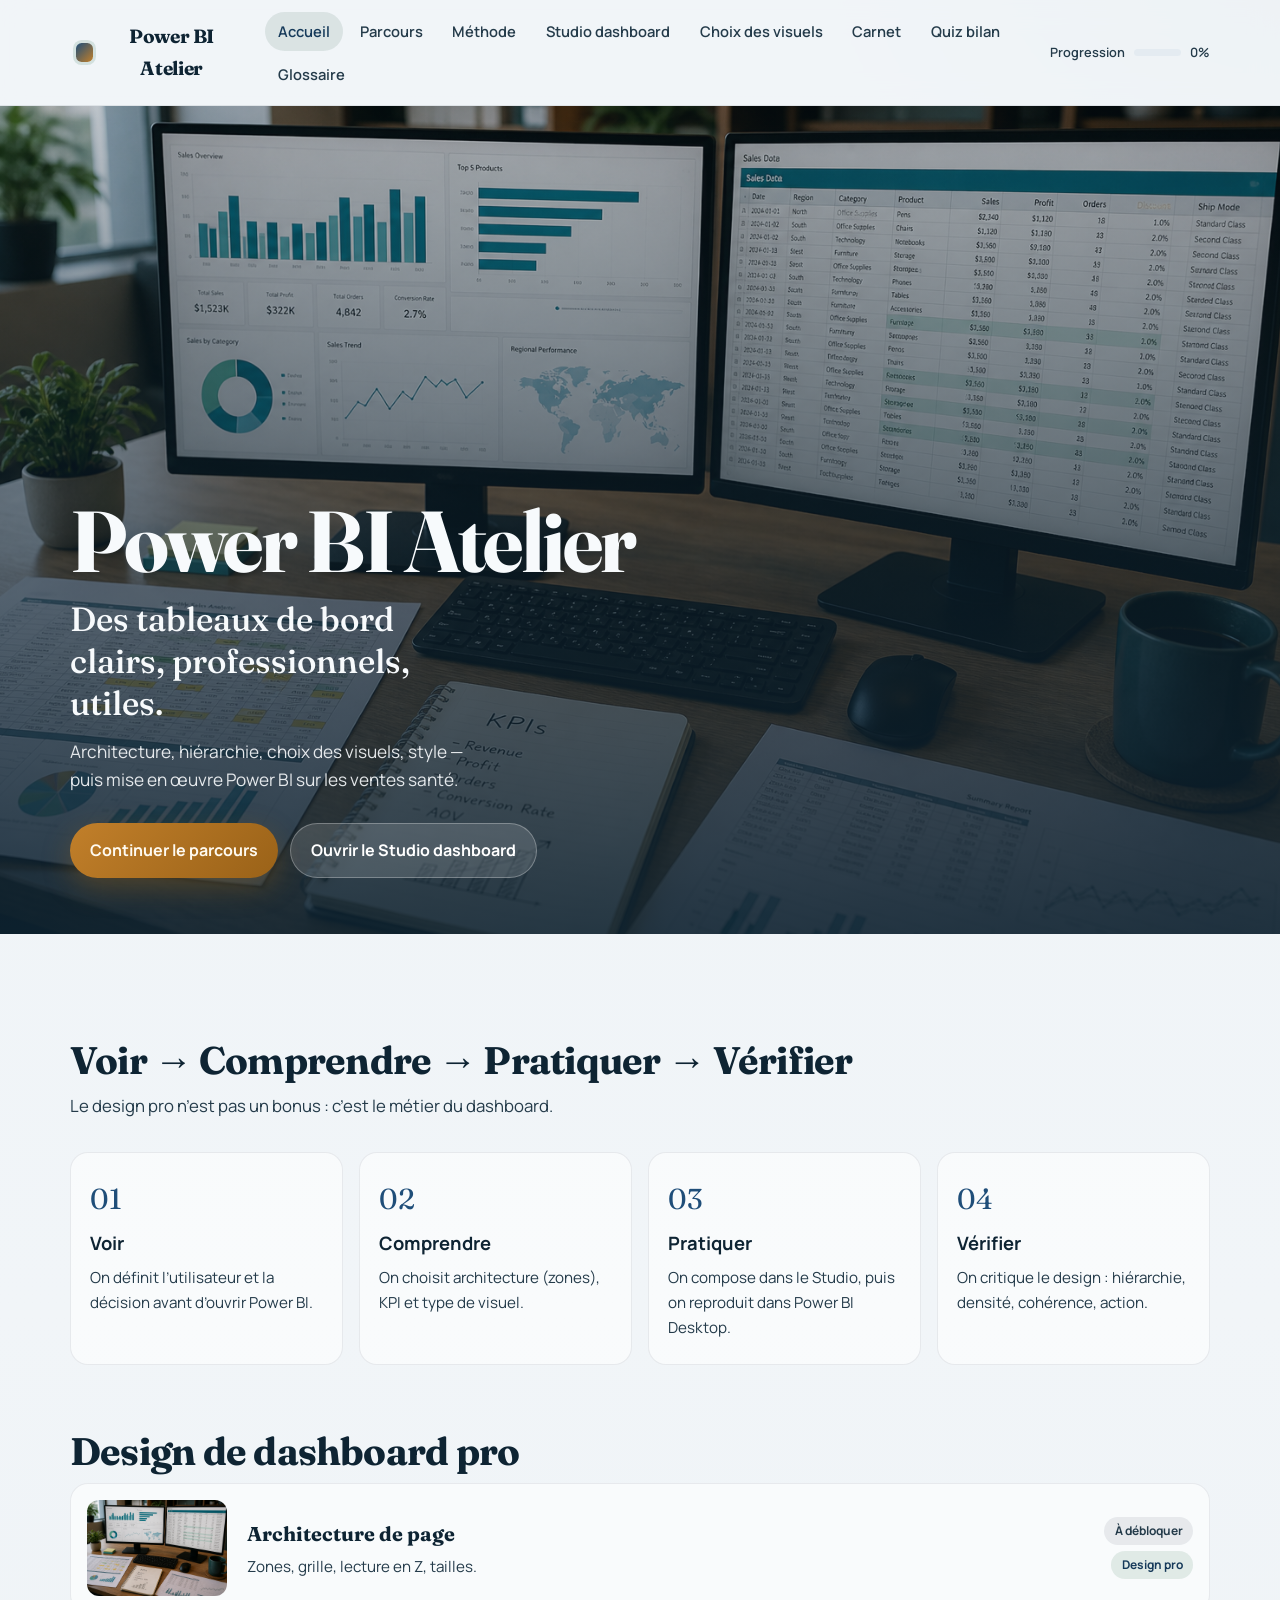
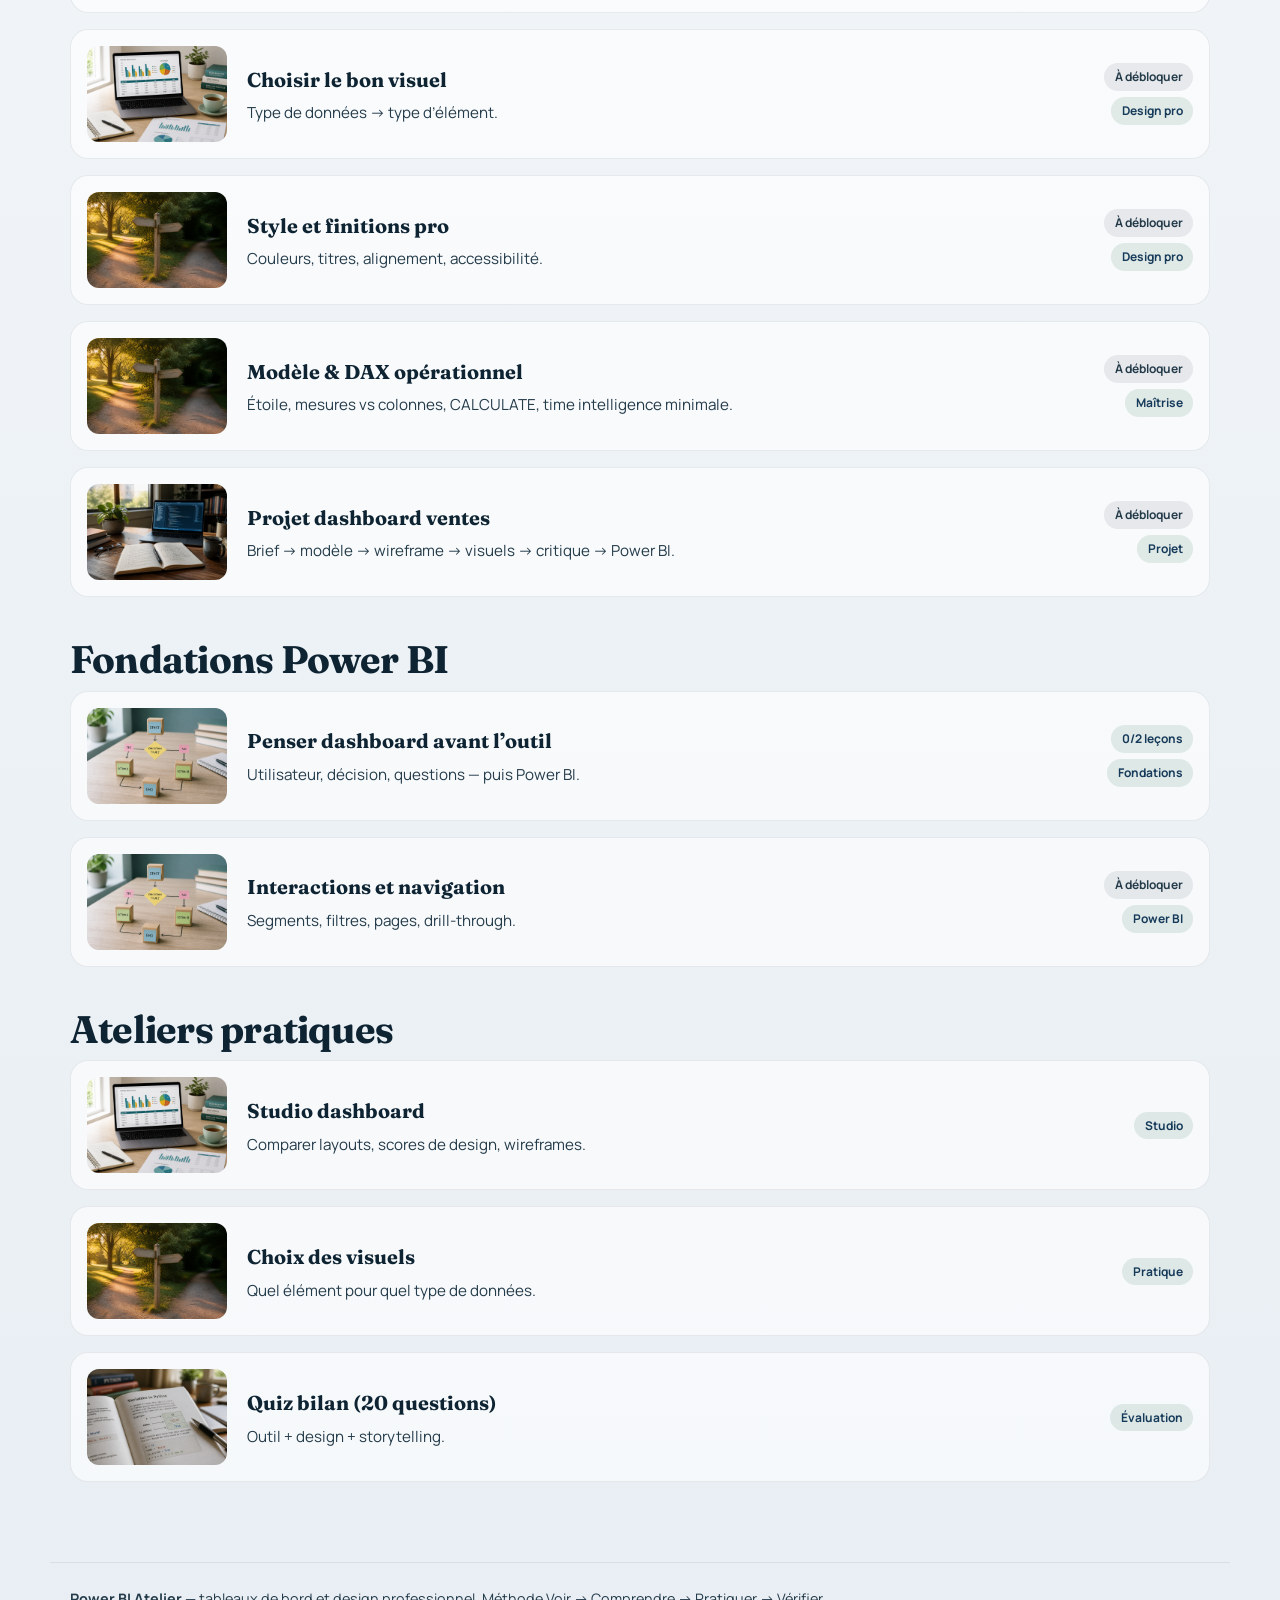
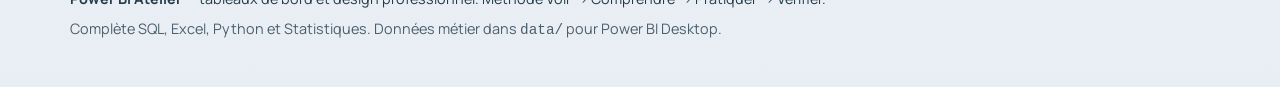
<file: 06_powerbi-atelier/index.html>
<!DOCTYPE html>
<html lang="fr">
<head>
  <meta charset="UTF-8" />
  <meta name="viewport" content="width=device-width, initial-scale=1" />
  <meta name="description" content="Power BI Atelier — tableaux de bord et design dashboard professionnel : disposition, hiérarchie, choix des visuels, storytelling." />
  <title>Power BI Atelier — Tableaux de bord</title>
  <link rel="preconnect" href="https://fonts.googleapis.com" />
  <link rel="preconnect" href="https://fonts.gstatic.com" crossorigin />
  <link href="https://fonts.googleapis.com/css2?family=Fraunces:opsz,wght@9..144,500;9..144,700&family=Manrope:wght@400;500;600;700&family=JetBrains+Mono:wght@400;500&display=swap" rel="stylesheet" />
  <link rel="stylesheet" href="css/styles.css" />
  <style>
    :root {
      --leaf: #1f4e79;
      --forest: #163a5a;
      --mint: #5b8fb9;
      --amber: #c17f2a;
      --amber-deep: #9a6218;
      --sky: #2f6f9f;
    }
    .brand-mark {
      background: linear-gradient(135deg, #1f4e79, #c17f2a);
    }

    /* Studio dashboard */
    .dash-canvas {
      background: #eef2f6;
      border: 1px solid rgba(14, 36, 51, 0.12);
      border-radius: 16px;
      padding: 0.85rem;
      min-height: 520px;
    }
    .dash-toolbar {
      display: flex;
      flex-wrap: wrap;
      gap: 0.6rem;
      align-items: center;
      margin-bottom: 0.85rem;
    }
    .dash-grid {
      display: grid;
      gap: 0.65rem;
      min-height: 440px;
    }
    .dash-grid.layout-executive {
      grid-template-columns: repeat(4, 1fr);
      grid-template-rows: auto auto 1fr;
      grid-template-areas:
        "k1 k2 k3 k4"
        "main main side side"
        "main main bottom bottom";
    }
    .dash-grid.layout-analytical {
      grid-template-columns: 1.2fr 1fr 1fr;
      grid-template-rows: auto 1fr 1fr;
      grid-template-areas:
        "k1 k2 k3"
        "main main side"
        "table table bottom";
    }
    .dash-grid.layout-chaos {
      grid-template-columns: repeat(3, 1fr);
      grid-template-areas:
        "main k1 side"
        "k2 bottom k3"
        "table k4 side";
    }
    .dash-tile {
      background: #fff;
      border: 1px solid #d7e0e8;
      border-radius: 12px;
      padding: 0.75rem 0.85rem;
      min-height: 88px;
      box-shadow: 0 1px 0 rgba(14, 36, 51, 0.04);
    }
    .dash-tile h4 {
      margin: 0 0 0.35rem;
      font-size: 0.78rem;
      letter-spacing: 0.02em;
      text-transform: uppercase;
      color: #5a7184;
      font-weight: 700;
    }
    .dash-tile .kpi {
      font-family: var(--font-display);
      font-size: clamp(1.4rem, 2vw, 1.9rem);
      color: var(--forest);
      line-height: 1.1;
    }
    .dash-tile .kpi-sub {
      margin-top: 0.25rem;
      font-size: 0.8rem;
      color: var(--ink-soft);
    }
    .dash-tile.area-k1 { grid-area: k1; }
    .dash-tile.area-k2 { grid-area: k2; }
    .dash-tile.area-k3 { grid-area: k3; }
    .dash-tile.area-k4 { grid-area: k4; }
    .dash-tile.area-main { grid-area: main; min-height: 220px; }
    .dash-tile.area-side { grid-area: side; min-height: 180px; }
    .dash-tile.area-bottom { grid-area: bottom; min-height: 140px; }
    .dash-tile.area-table { grid-area: table; min-height: 140px; }
    .dash-tile.is-bad {
      border-color: #e2a0a0;
      background: #fff7f7;
    }
    .dash-tile.is-good {
      border-color: #9ec9b0;
    }
    .mini-bars, .mini-lines {
      display: flex;
      align-items: flex-end;
      gap: 0.35rem;
      height: 120px;
      margin-top: 0.5rem;
    }
    .mini-bars span {
      flex: 1;
      background: linear-gradient(180deg, var(--leaf), var(--mint));
      border-radius: 4px 4px 0 0;
      min-width: 12px;
      position: relative;
    }
    .mini-bars span::after {
      content: attr(data-label);
      position: absolute;
      left: 50%;
      bottom: -1.2rem;
      transform: translateX(-50%);
      font-size: 0.65rem;
      color: #5a7184;
      white-space: nowrap;
    }
    .mini-lines {
      align-items: stretch;
      border-left: 1px solid #d0dae3;
      border-bottom: 1px solid #d0dae3;
      padding: 0.25rem 0 1.1rem 0.25rem;
    }
    .mini-lines svg { width: 100%; height: 100%; }
    .design-score {
      display: grid;
      grid-template-columns: repeat(auto-fit, minmax(160px, 1fr));
      gap: 0.65rem;
      margin-top: 1rem;
    }
    .score-card {
      background: #fff;
      border-radius: 12px;
      border: 1px solid rgba(14,36,51,0.1);
      padding: 0.8rem 0.9rem;
    }
    .score-card strong { display: block; font-size: 1.2rem; color: var(--forest); }
    .chooser-grid {
      display: grid;
      grid-template-columns: repeat(auto-fit, minmax(220px, 1fr));
      gap: 0.75rem;
    }
    .chooser-card {
      text-align: left;
      background: #fff;
      border: 1px solid rgba(14,36,51,0.12);
      border-radius: 14px;
      padding: 0.9rem 1rem;
      cursor: pointer;
      font: inherit;
      color: inherit;
    }
    .chooser-card[aria-pressed="true"] {
      border-color: var(--leaf);
      box-shadow: 0 0 0 2px rgba(31, 78, 121, 0.15);
    }
    .chooser-card h3 { margin: 0 0 0.35rem; font-size: 1.05rem; }
    .wire-row {
      display: grid;
      grid-template-columns: 90px 1fr;
      gap: 0.75rem;
      align-items: center;
      margin: 0.55rem 0;
      font-size: 0.92rem;
    }
    .wire-box {
      height: 42px;
      border: 2px dashed #9aafc0;
      border-radius: 8px;
      background: repeating-linear-gradient(45deg, #f4f7fa, #f4f7fa 6px, #e8eef3 6px, #e8eef3 12px);
      display: flex;
      align-items: center;
      justify-content: center;
      color: #5a7184;
      font-size: 0.75rem;
      font-weight: 700;
    }
    @media (max-width: 800px) {
      .dash-grid.layout-executive,
      .dash-grid.layout-analytical,
      .dash-grid.layout-chaos {
        grid-template-columns: 1fr 1fr;
        grid-template-areas:
          "k1 k2"
          "k3 k4"
          "main main"
          "side side"
          "bottom bottom"
          "table table";
      }
    }
  </style>
</head>
<body>
  <a class="skip-link" href="#main">Aller au contenu</a>

  <header class="site-header">
    <div class="header-inner">
      <button type="button" class="brand" data-nav="home" aria-label="Accueil">
        <span class="brand-mark" aria-hidden="true"></span>
        <span class="brand-text">Power BI Atelier</span>
      </button>
      <nav class="site-nav" aria-label="Navigation principale">
        <button type="button" data-nav="home">Accueil</button>
        <button type="button" data-nav="parcours">Parcours</button>
        <button type="button" data-nav="methode">Méthode</button>
        <button type="button" data-nav="studio">Studio dashboard</button>
        <button type="button" data-nav="visuels">Choix des visuels</button>
        <button type="button" data-nav="carnet">Carnet</button>
        <button type="button" data-nav="bilan">Quiz bilan</button>
        <button type="button" data-nav="glossaire">Glossaire</button>
      </nav>
      <div class="header-progress" title="Progression">
        <span class="progress-label">Progression</span>
        <div class="progress-track"><div class="progress-fill" id="global-progress-fill"></div></div>
        <span class="progress-value" id="global-progress-value">0%</span>
      </div>
    </div>
  </header>

  <main id="main"></main>

  <footer class="site-footer">
    <p><strong>Power BI Atelier</strong> — tableaux de bord et design professionnel. Méthode Voir → Comprendre → Pratiquer → Vérifier.</p>
    <p class="footer-note">Complète SQL, Excel, Python et Statistiques. Données métier dans <code>data/</code> pour Power BI Desktop.</p>
  </footer>

  <script src="js/content.js"></script>
  <script src="js/dash-data.js"></script>
  <script src="js/app.js"></script>
</body>
</html>
</file>
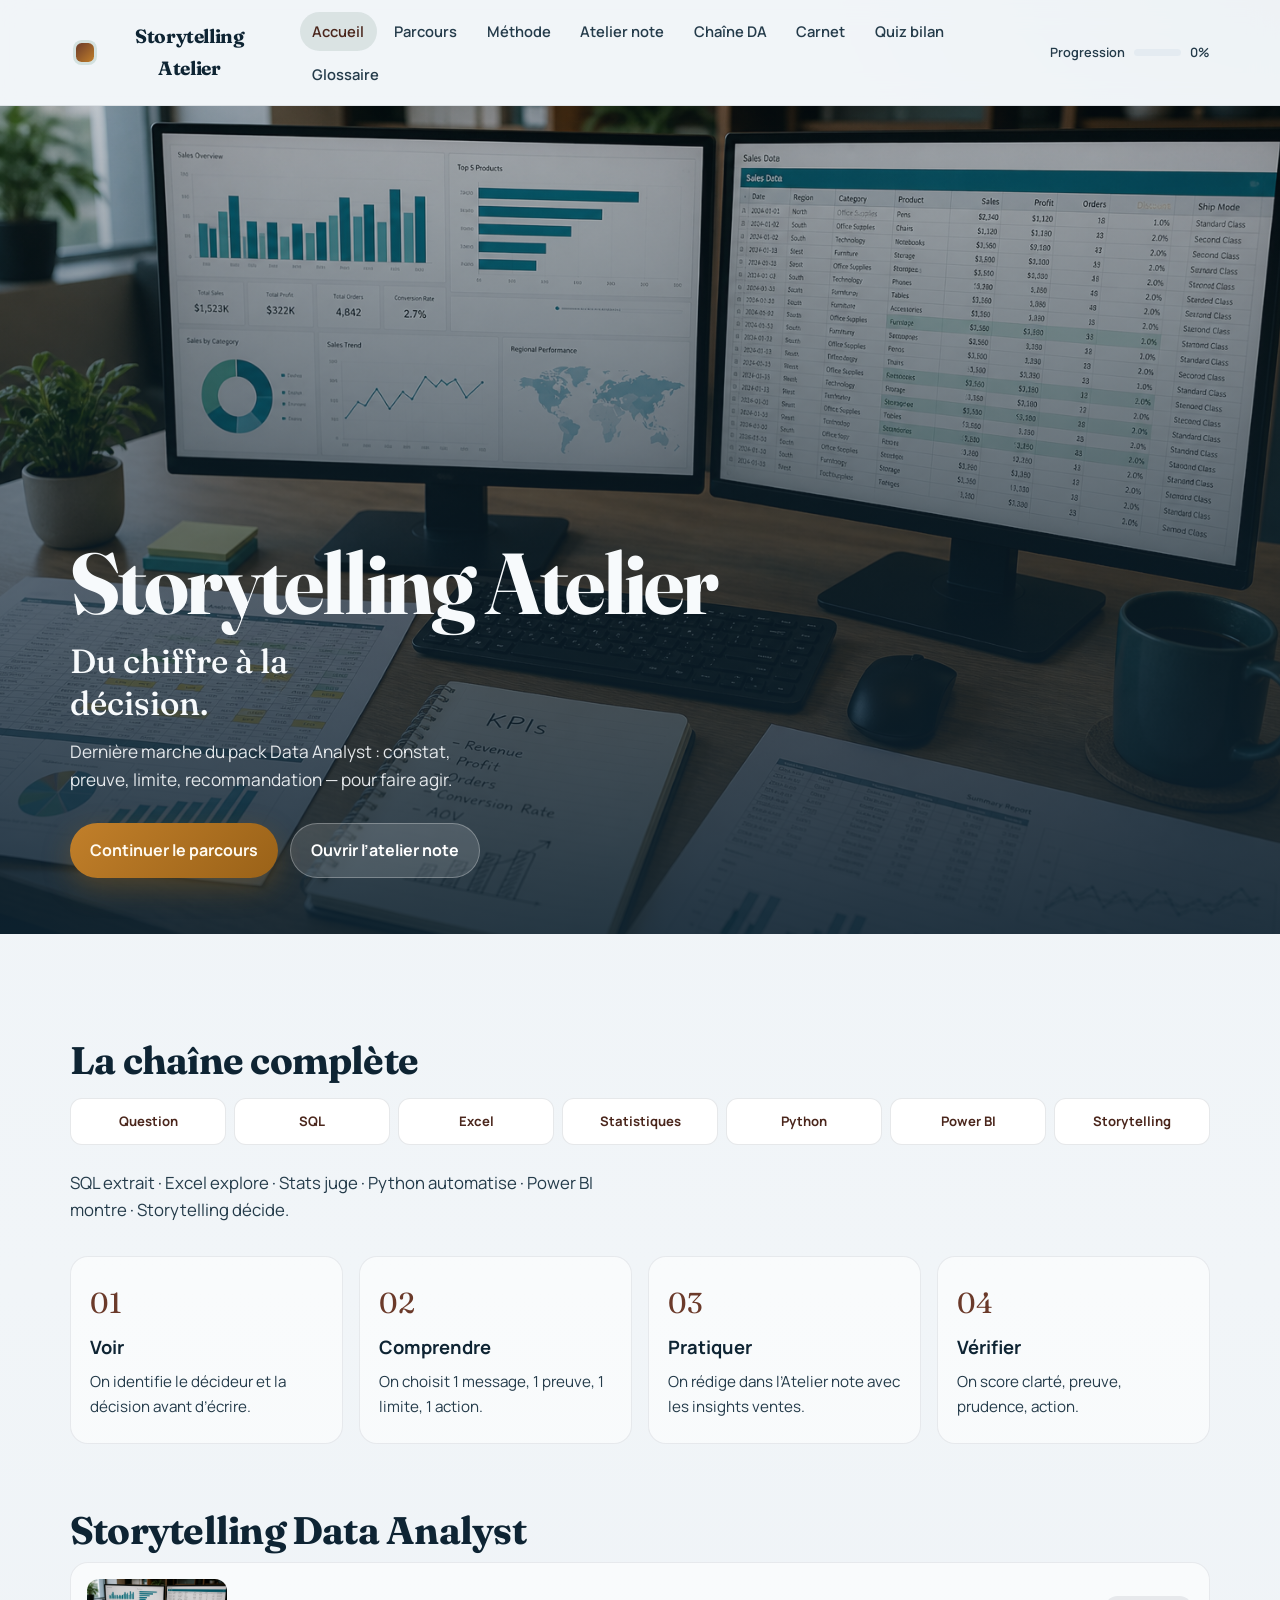
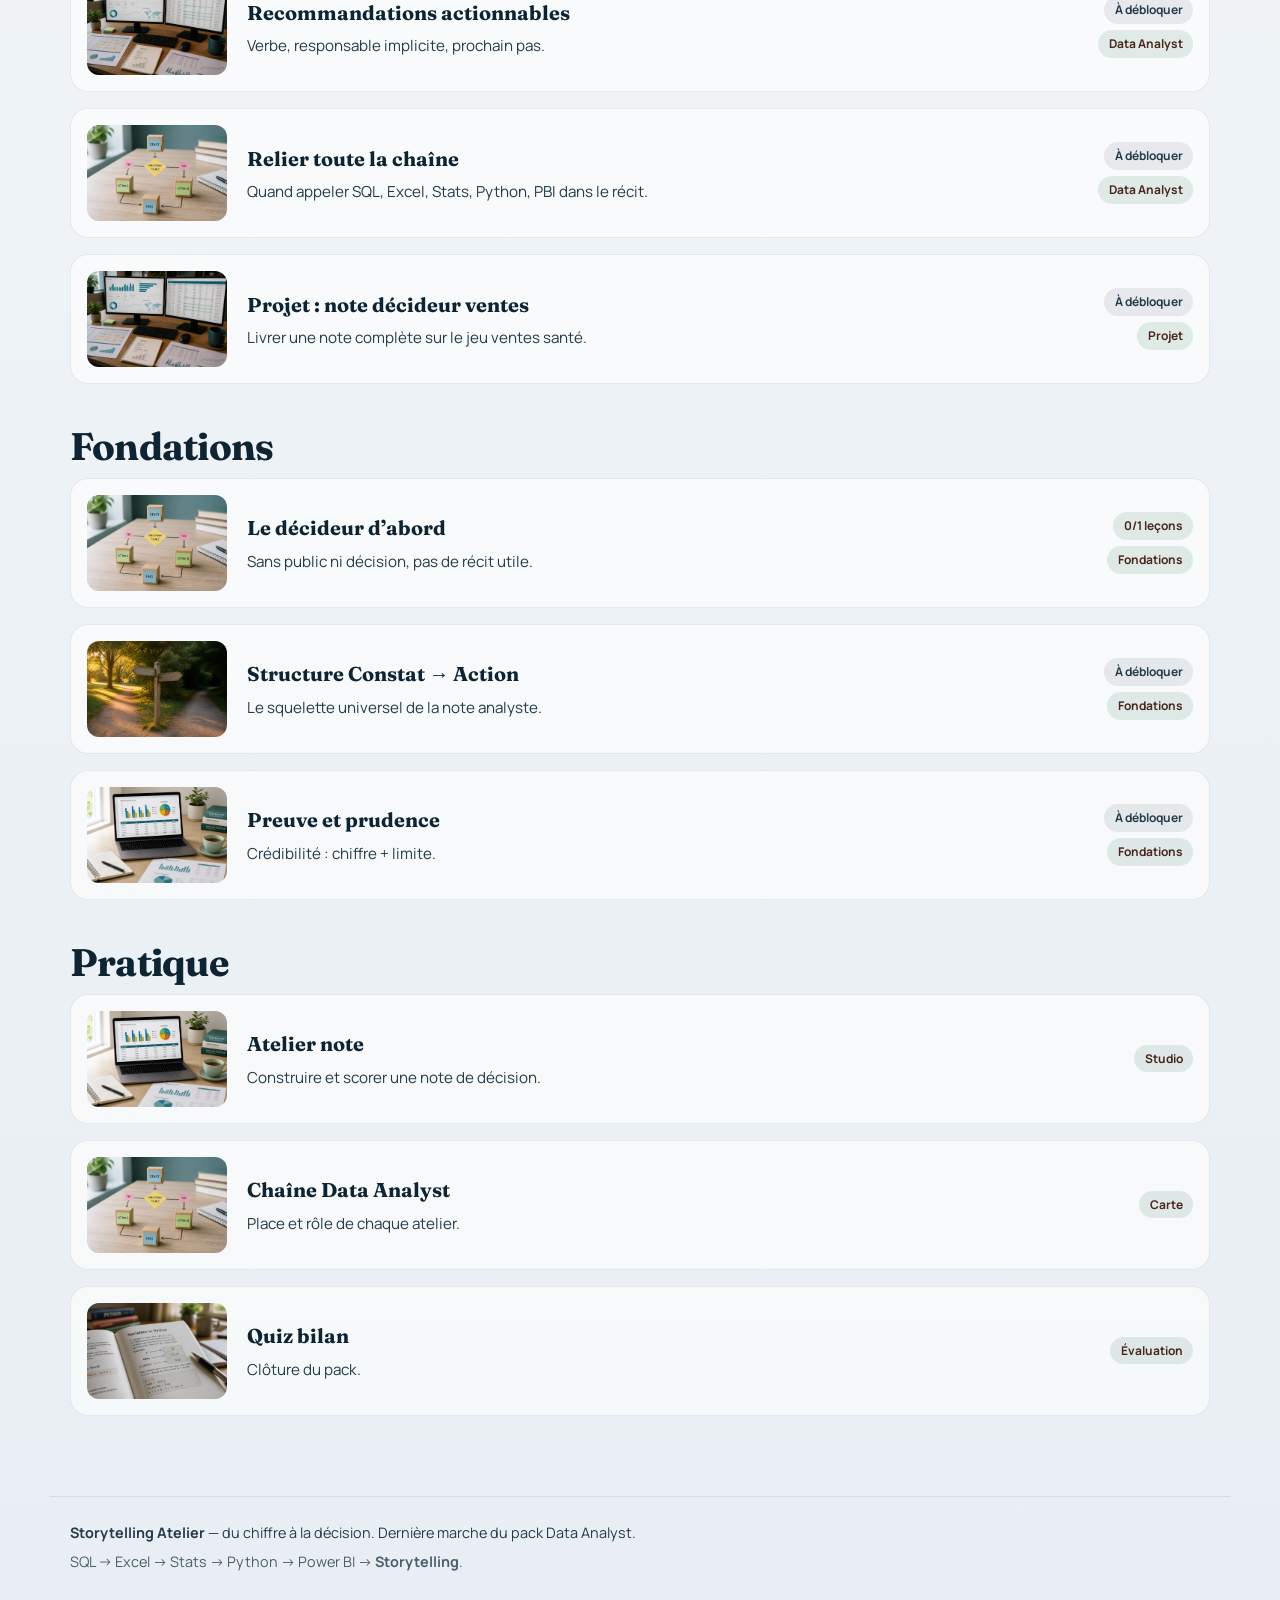
<file: 07_storytelling-atelier/index.html>
<!DOCTYPE html>
<html lang="fr">
<head>
  <meta charset="UTF-8" />
  <meta name="viewport" content="width=device-width, initial-scale=1" />
  <meta name="description" content="Storytelling Atelier — transformer KPI et dashboards en récit clair et recommandations actionnables pour décideurs." />
  <title>Storytelling Atelier — Data Analyst</title>
  <link rel="preconnect" href="https://fonts.googleapis.com" />
  <link rel="preconnect" href="https://fonts.gstatic.com" crossorigin />
  <link href="https://fonts.googleapis.com/css2?family=Fraunces:opsz,wght@9..144,500;9..144,700&family=Manrope:wght@400;500;600;700&family=JetBrains+Mono:wght@400;500&display=swap" rel="stylesheet" />
  <link rel="stylesheet" href="css/styles.css" />
  <style>
    :root {
      --leaf: #6b3a2a;
      --forest: #4a261c;
      --mint: #c4a484;
      --amber: #c17f2a;
      --amber-deep: #9a6218;
      --sky: #8a5a3b;
    }
    .brand-mark {
      background: linear-gradient(135deg, #6b3a2a, #c17f2a);
    }
    .story-chain {
      display: grid;
      grid-template-columns: repeat(auto-fit, minmax(120px, 1fr));
      gap: 0.5rem;
      margin: 1rem 0 1.5rem;
    }
    .story-chain span {
      display: block;
      text-align: center;
      padding: 0.7rem 0.5rem;
      border-radius: 12px;
      background: #fff;
      border: 1px solid rgba(14,36,51,0.1);
      font-size: 0.82rem;
      font-weight: 700;
      color: var(--forest);
    }
    .note-builder {
      display: grid;
      gap: 0.85rem;
      background: #fff;
      border: 1px solid rgba(14,36,51,0.12);
      border-radius: 16px;
      padding: 1rem 1.1rem;
    }
    .note-builder label {
      display: grid;
      gap: 0.35rem;
      font-weight: 700;
      color: var(--ink-soft);
      font-size: 0.92rem;
    }
    .note-builder input, .note-builder textarea, .note-builder select {
      font: inherit;
      padding: 0.7rem 0.8rem;
      border-radius: 10px;
      border: 1px solid #c5d4df;
      width: 100%;
    }
    .note-builder textarea { min-height: 72px; resize: vertical; }
    .note-preview {
      margin-top: 1rem;
      padding: 1.1rem 1.2rem;
      border-radius: 16px;
      background: linear-gradient(180deg, #fffdf8, #f7f1e8);
      border: 1px solid #e6d3b8;
    }
    .note-preview h2 {
      font-family: var(--font-display);
      margin: 0 0 0.75rem;
      font-size: 1.45rem;
      color: var(--forest);
    }
    .note-preview .block { margin: 0.75rem 0; }
    .note-preview .label {
      font-size: 0.75rem;
      text-transform: uppercase;
      letter-spacing: 0.04em;
      font-weight: 800;
      color: #8a5a3b;
    }
    .insight-pills {
      display: flex;
      flex-wrap: wrap;
      gap: 0.45rem;
      margin: 0.75rem 0 1rem;
    }
    .insight-pills button {
      border: 1px solid #d7c4ae;
      background: #fff;
      border-radius: 999px;
      padding: 0.4rem 0.75rem;
      font: inherit;
      font-size: 0.85rem;
      cursor: pointer;
    }
    .insight-pills button:hover { border-color: var(--leaf); }
    .rubric {
      display: grid;
      grid-template-columns: repeat(auto-fit, minmax(140px, 1fr));
      gap: 0.6rem;
      margin-top: 0.85rem;
    }
    .rubric .score-card {
      background: #fff;
      border-radius: 12px;
      border: 1px solid rgba(14,36,51,0.1);
      padding: 0.75rem 0.85rem;
    }
    .rubric strong { display: block; font-size: 1.15rem; color: var(--forest); margin-top: 0.2rem; }
  </style>
</head>
<body>
  <a class="skip-link" href="#main">Aller au contenu</a>

  <header class="site-header">
    <div class="header-inner">
      <button type="button" class="brand" data-nav="home" aria-label="Accueil">
        <span class="brand-mark" aria-hidden="true"></span>
        <span class="brand-text">Storytelling Atelier</span>
      </button>
      <nav class="site-nav" aria-label="Navigation principale">
        <button type="button" data-nav="home">Accueil</button>
        <button type="button" data-nav="parcours">Parcours</button>
        <button type="button" data-nav="methode">Méthode</button>
        <button type="button" data-nav="atelier">Atelier note</button>
        <button type="button" data-nav="chaine">Chaîne DA</button>
        <button type="button" data-nav="carnet">Carnet</button>
        <button type="button" data-nav="bilan">Quiz bilan</button>
        <button type="button" data-nav="glossaire">Glossaire</button>
      </nav>
      <div class="header-progress" title="Progression">
        <span class="progress-label">Progression</span>
        <div class="progress-track"><div class="progress-fill" id="global-progress-fill"></div></div>
        <span class="progress-value" id="global-progress-value">0%</span>
      </div>
    </div>
  </header>

  <main id="main"></main>

  <footer class="site-footer">
    <p><strong>Storytelling Atelier</strong> — du chiffre à la décision. Dernière marche du pack Data Analyst.</p>
    <p class="footer-note">SQL → Excel → Stats → Python → Power BI → <strong>Storytelling</strong>.</p>
  </footer>

  <script src="js/content.js"></script>
  <script src="js/story-engine.js"></script>
  <script src="js/app.js"></script>
</body>
</html>
</file>
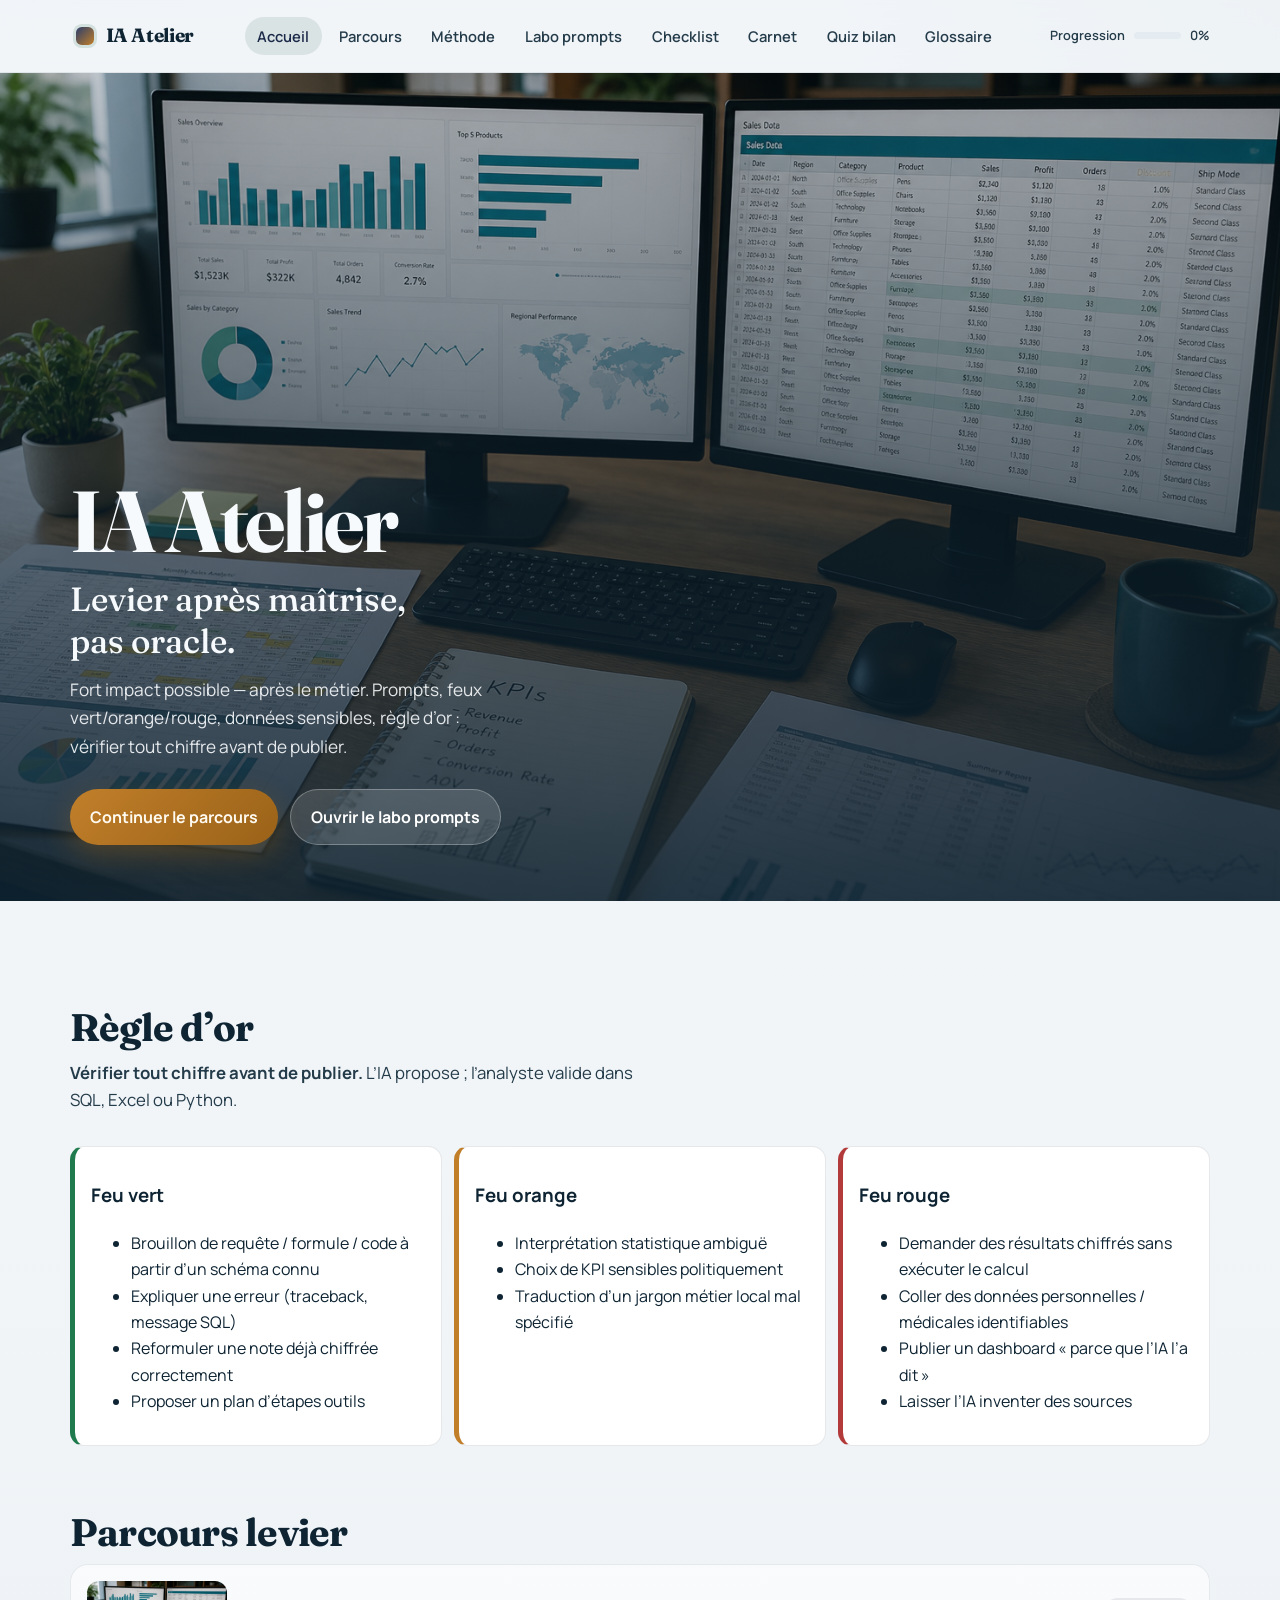
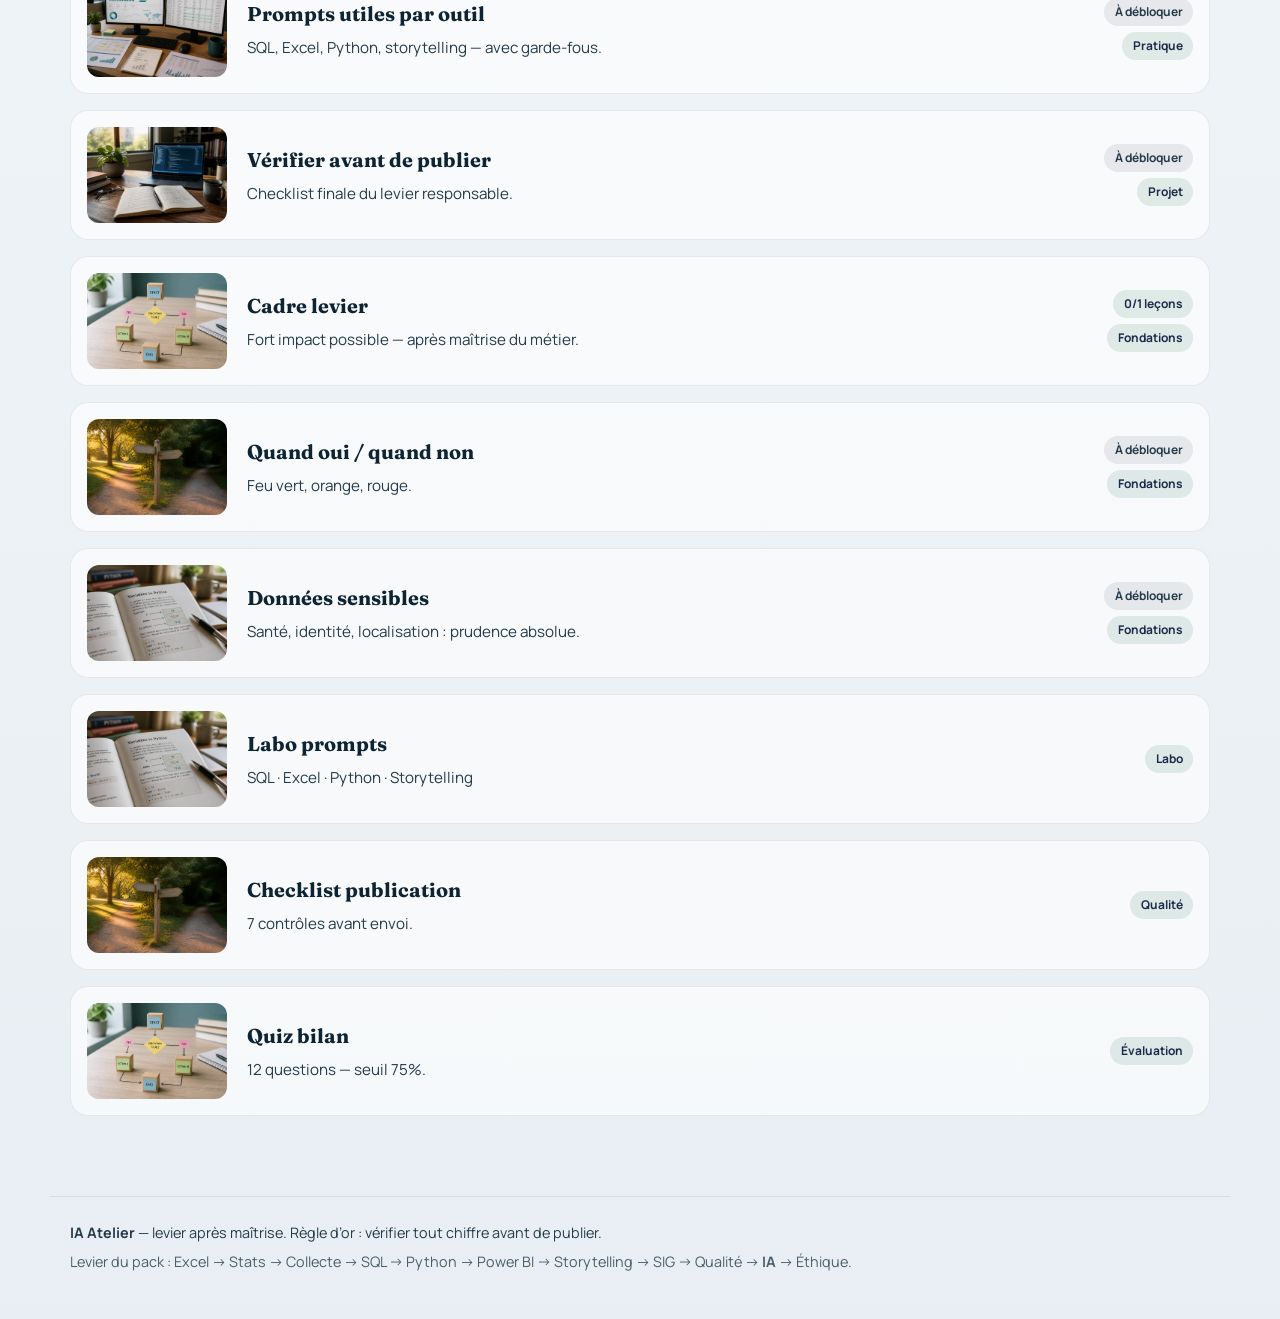
<file: 08_ia-atelier/index.html>
<!DOCTYPE html>
<html lang="fr">
<head>
  <meta charset="UTF-8" />
  <meta name="viewport" content="width=device-width, initial-scale=1" />
  <meta name="description" content="IA Atelier — levier Data Analyst après maîtrise : prompts, vérification des chiffres, données sensibles, limites." />
  <title>IA Atelier — Levier Data Analyst</title>
  <link rel="preconnect" href="https://fonts.googleapis.com" />
  <link rel="preconnect" href="https://fonts.gstatic.com" crossorigin />
  <link href="https://fonts.googleapis.com/css2?family=Fraunces:opsz,wght@9..144,500;9..144,700&family=Manrope:wght@400;500;600;700&family=JetBrains+Mono:wght@400;500&display=swap" rel="stylesheet" />
  <link rel="stylesheet" href="css/styles.css" />
  <style>
    :root {
      --leaf: #2c3e6b;
      --forest: #1c2a4a;
      --mint: #7f93c4;
      --amber: #c17f2a;
      --amber-deep: #9a6218;
      --sky: #3d5a8a;
    }
    .brand-mark { background: linear-gradient(135deg, #2c3e6b, #c17f2a); }
    .prompt-card {
      background: #fff;
      border: 1px solid rgba(14,36,51,0.12);
      border-radius: 14px;
      padding: 0.9rem 1rem;
      margin-bottom: 0.75rem;
    }
    .prompt-card pre {
      margin: 0.5rem 0 0;
      padding: 0.75rem;
      background: #122633;
      color: #d7e8f2;
      border-radius: 10px;
      white-space: pre-wrap;
      font-size: 0.82rem;
      font-family: var(--font-mono);
    }
    .traffic {
      display: grid;
      grid-template-columns: repeat(auto-fit, minmax(220px, 1fr));
      gap: 0.75rem;
    }
    .traffic article {
      border-radius: 14px;
      padding: 0.9rem 1rem;
      border: 1px solid rgba(14,36,51,0.1);
      background: #fff;
    }
    .traffic .go { border-left: 5px solid #1f7a4d; }
    .traffic .slow { border-left: 5px solid #c17f2a; }
    .traffic .stop { border-left: 5px solid #b23a3a; }
    .check-item {
      display: flex; gap: 0.6rem; align-items: flex-start;
      padding: 0.55rem 0.2rem; border-bottom: 1px solid #e6eef3;
      font-size: 0.95rem;
    }
    .lab-selects {
      display: flex; flex-wrap: wrap; gap: 0.6rem; margin: 0.75rem 0 1rem;
    }
    .lab-selects select, .lab-selects button {
      font: inherit; padding: 0.55rem 0.75rem; border-radius: 10px; border: 1px solid #c5d4df;
    }
    .sensitive-box {
      background: #fff5f5;
      border: 1px solid #e8b4b4;
      border-radius: 14px;
      padding: 0.9rem 1rem;
      margin: 0.75rem 0;
    }
  </style>
</head>
<body>
  <a class="skip-link" href="#main">Aller au contenu</a>
  <header class="site-header">
    <div class="header-inner">
      <button type="button" class="brand" data-nav="home" aria-label="Accueil">
        <span class="brand-mark" aria-hidden="true"></span>
        <span class="brand-text">IA Atelier</span>
      </button>
      <nav class="site-nav" aria-label="Navigation principale">
        <button type="button" data-nav="home">Accueil</button>
        <button type="button" data-nav="parcours">Parcours</button>
        <button type="button" data-nav="methode">Méthode</button>
        <button type="button" data-nav="labo">Labo prompts</button>
        <button type="button" data-nav="checklist">Checklist</button>
        <button type="button" data-nav="carnet">Carnet</button>
        <button type="button" data-nav="bilan">Quiz bilan</button>
        <button type="button" data-nav="glossaire">Glossaire</button>
      </nav>
      <div class="header-progress" title="Progression">
        <span class="progress-label">Progression</span>
        <div class="progress-track"><div class="progress-fill" id="global-progress-fill"></div></div>
        <span class="progress-value" id="global-progress-value">0%</span>
      </div>
    </div>
  </header>
  <main id="main"></main>
  <footer class="site-footer">
    <p><strong>IA Atelier</strong> — levier après maîtrise. Règle d’or : vérifier tout chiffre avant de publier.</p>
    <p class="footer-note">Levier du pack : Excel → Stats → Collecte → SQL → Python → Power BI → Storytelling → SIG → Qualité → <strong>IA</strong> → Éthique.</p>
  </footer>
  <script src="js/content.js"></script>
  <script src="js/prompt-lab.js"></script>
  <script src="js/app.js"></script>
</body>
</html>
</file>
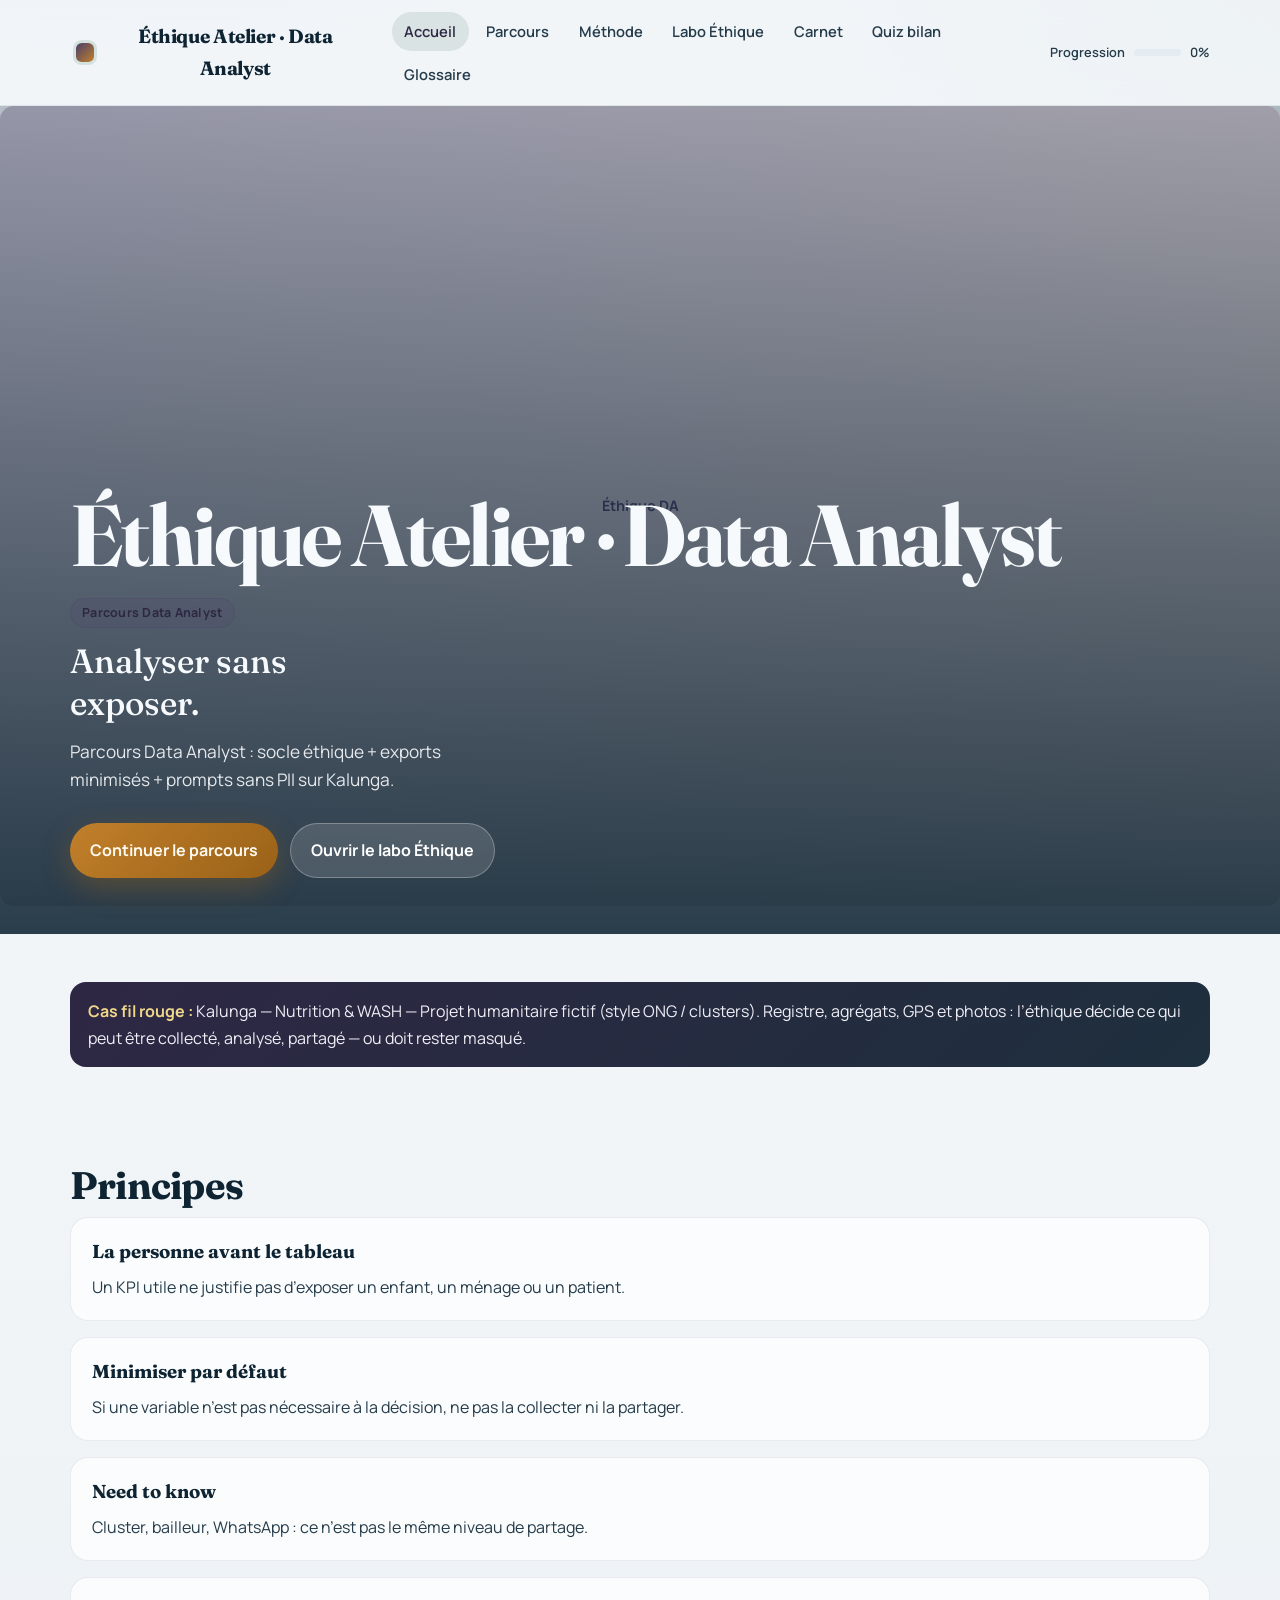
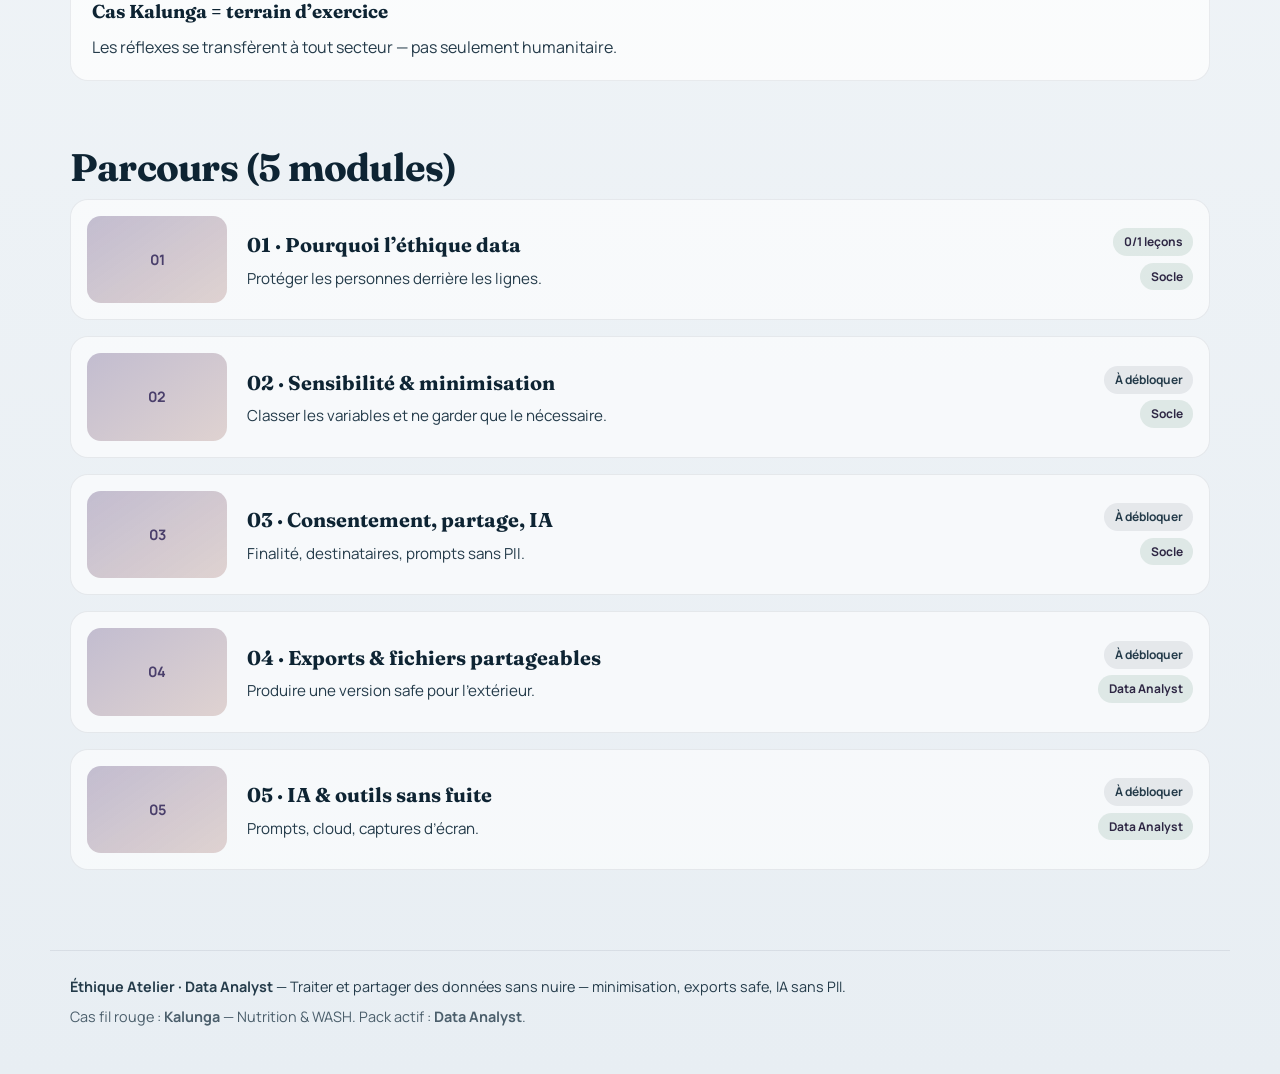
<file: ethique-atelier/index.html>
<!DOCTYPE html>
<html lang="fr">
<head>
  <meta charset="UTF-8" />
  <meta name="viewport" content="width=device-width, initial-scale=1" />
  <meta name="description" content="Éthique Atelier — socle commun avec parcours Data Analyst et Expert S&E. Protection des données, minimisation, consentement, IA sans PII." />
  <title>Éthique Atelier — Data Analyst &amp; S&amp;E</title>
  <link rel="preconnect" href="https://fonts.googleapis.com" />
  <link rel="preconnect" href="https://fonts.gstatic.com" crossorigin />
  <link href="https://fonts.googleapis.com/css2?family=Fraunces:opsz,wght@9..144,500;9..144,700&family=Manrope:wght@400;500;600;700&family=JetBrains+Mono:wght@400;500&display=swap" rel="stylesheet" />
  <link rel="stylesheet" href="css/styles.css" />
  <style>
    :root {
      --leaf: #4a3f6b;
      --forest: #2e2744;
      --mint: #a89bc4;
      --amber: #c17f2a;
      --amber-deep: #9a6218;
      --sky: #5c4d7a;
    }
    .brand-mark { background: linear-gradient(135deg, #4a3f6b, #c17f2a); }
    .case-banner {
      background: linear-gradient(135deg, #2e2744, #1e2f3d);
      color: #f0eef6;
      border-radius: 16px;
      padding: 1rem 1.15rem;
      margin: 1rem 0 1.5rem;
    }
    .case-banner strong { color: #f0d78a; }
    .pack-chip {
      display: inline-block;
      margin: 0.35rem 0 0.75rem;
      padding: 0.25rem 0.7rem;
      border-radius: 999px;
      font-size: 0.78rem;
      font-weight: 700;
      letter-spacing: 0.02em;
      background: rgba(74, 63, 107, 0.12);
      color: var(--forest);
      border: 1px solid rgba(74, 63, 107, 0.25);
    }
    .studio-card {
      background: #fff;
      border: 1px solid rgba(14,36,51,0.12);
      border-radius: 14px;
      padding: 1rem 1.1rem;
      margin-bottom: 0.85rem;
    }
    .studio-card h3 { margin: 0 0 0.4rem; }
    .ph {
      width: 100%;
      aspect-ratio: 16/10;
      border-radius: 14px;
      background:
        linear-gradient(145deg, rgba(74,63,107,0.22), rgba(193,127,42,0.14)),
        #e4e0ec;
      display: grid;
      place-items: center;
      color: #4a3f6b;
      font-weight: 700;
      font-size: 0.9rem;
    }
    .check-item {
      display: flex; gap: 0.6rem; align-items: flex-start;
      padding: 0.55rem 0.2rem; border-bottom: 1px solid #e6eef3;
      font-size: 0.95rem;
    }
    .lab-selects {
      display: flex; flex-wrap: wrap; gap: 0.6rem; margin: 0.75rem 0 1rem;
      align-items: center;
    }
    .lab-selects select, .check-item select {
      font: inherit; padding: 0.45rem 0.65rem; border-radius: 10px;
      border: 1px solid #c5d4df; background: #fff; max-width: 100%;
    }
    body[data-pack="se"] .brand-mark {
      background: linear-gradient(135deg, #1f5c4a, #b08930);
    }
    body[data-pack="se"] {
      --leaf: #1f5c4a;
      --forest: #143d33;
      --mint: #7eb89f;
      --sky: #3d5a61;
    }
  </style>
</head>
<body>
  <a class="skip-link" href="#main">Aller au contenu</a>
  <header class="site-header">
    <div class="header-inner">
      <button type="button" class="brand" data-nav="home" aria-label="Accueil">
        <span class="brand-mark" aria-hidden="true"></span>
        <span class="brand-text">Éthique Atelier</span>
      </button>
      <nav class="site-nav" aria-label="Navigation principale">
        <button type="button" data-nav="home">Accueil</button>
        <button type="button" data-nav="parcours">Parcours</button>
        <button type="button" data-nav="methode">Méthode</button>
        <button type="button" data-nav="labo">Labo Éthique</button>
        <button type="button" data-nav="carnet">Carnet</button>
        <button type="button" data-nav="bilan">Quiz bilan</button>
        <button type="button" data-nav="glossaire">Glossaire</button>
      </nav>
      <div class="header-progress" title="Progression">
        <span class="progress-label">Progression</span>
        <div class="progress-track"><div class="progress-fill" id="global-progress-fill"></div></div>
        <span class="progress-value" id="global-progress-value">0%</span>
      </div>
    </div>
  </header>
  <main id="main"></main>
  <footer class="site-footer">
    <p id="footer-brand"><strong>Éthique Atelier</strong> — un socle, deux parcours métier.</p>
    <p class="footer-note" id="footer-note">Cas fil rouge : <strong>Kalunga</strong> — Nutrition &amp; WASH.</p>
  </footer>
  <script src="js/content.js"></script>
  <script src="js/ethique-lab.js"></script>
  <script src="js/app.js"></script>
</body>
</html>
</file>
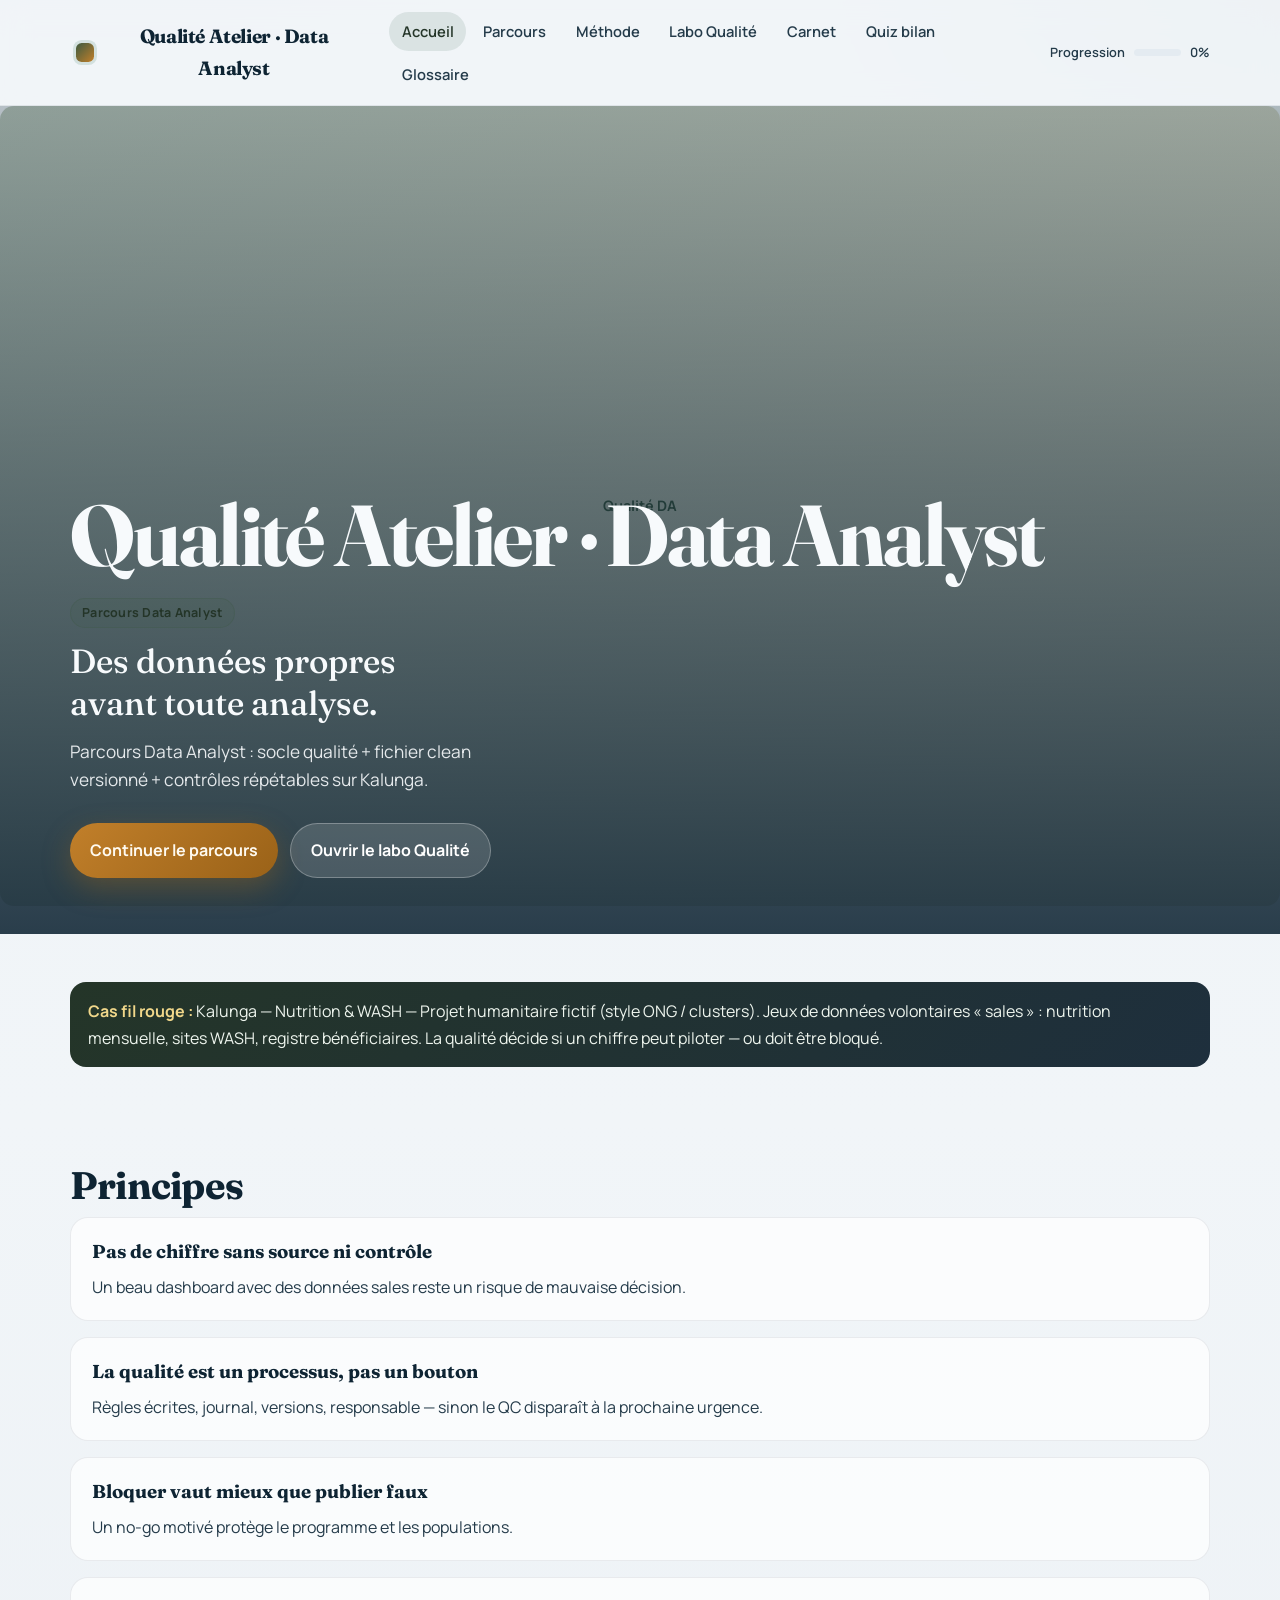
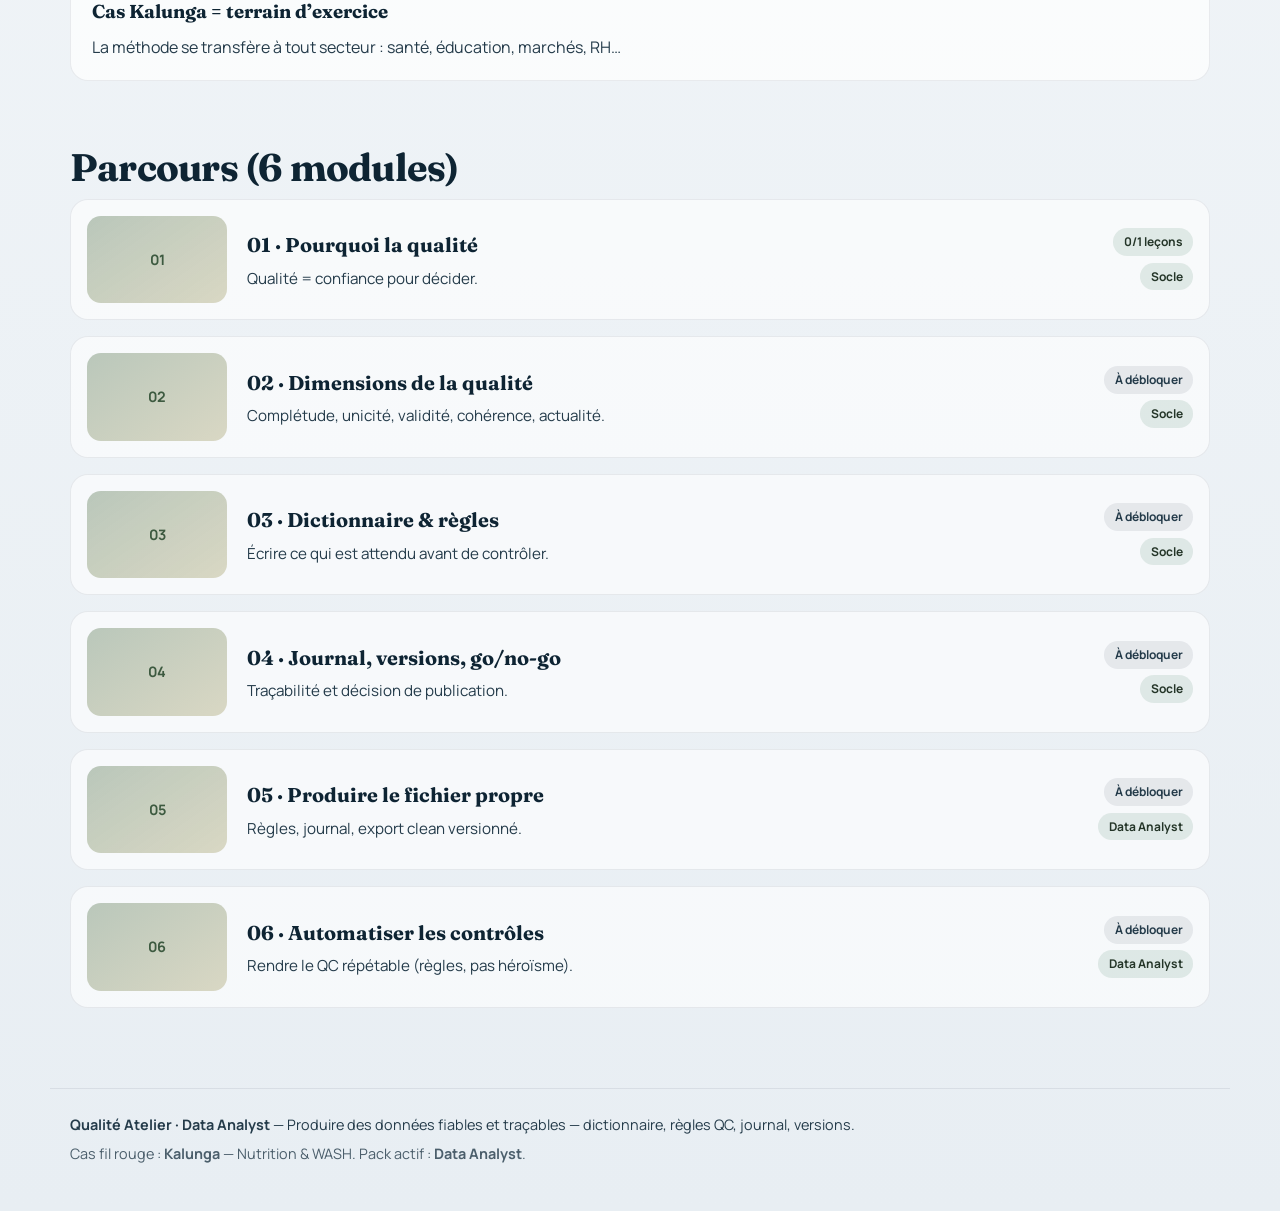
<file: qualite-atelier/index.html>
<!DOCTYPE html>
<html lang="fr">
<head>
  <meta charset="UTF-8" />
  <meta name="viewport" content="width=device-width, initial-scale=1" />
  <meta name="description" content="Qualité Atelier — socle commun avec parcours Data Analyst et Expert S&E. Gouvernance des données, QC Kalunga, go/no-go." />
  <title>Qualité Atelier — Data Analyst &amp; S&amp;E</title>
  <link rel="preconnect" href="https://fonts.googleapis.com" />
  <link rel="preconnect" href="https://fonts.gstatic.com" crossorigin />
  <link href="https://fonts.googleapis.com/css2?family=Fraunces:opsz,wght@9..144,500;9..144,700&family=Manrope:wght@400;500;600;700&family=JetBrains+Mono:wght@400;500&display=swap" rel="stylesheet" />
  <link rel="stylesheet" href="css/styles.css" />
  <style>
    :root {
      --leaf: #3d5a40;
      --forest: #243528;
      --mint: #8fbc8f;
      --amber: #c17f2a;
      --amber-deep: #9a6218;
      --sky: #4a6741;
    }
    .brand-mark { background: linear-gradient(135deg, #3d5a40, #c17f2a); }
    .case-banner {
      background: linear-gradient(135deg, #243528, #1e2f3d);
      color: #eef5ee;
      border-radius: 16px;
      padding: 1rem 1.15rem;
      margin: 1rem 0 1.5rem;
    }
    .case-banner strong { color: #f0d78a; }
    .pack-chip {
      display: inline-block;
      margin: 0.35rem 0 0.75rem;
      padding: 0.25rem 0.7rem;
      border-radius: 999px;
      font-size: 0.78rem;
      font-weight: 700;
      letter-spacing: 0.02em;
      background: rgba(61, 90, 64, 0.12);
      color: var(--forest);
      border: 1px solid rgba(61, 90, 64, 0.25);
    }
    .studio-card {
      background: #fff;
      border: 1px solid rgba(14,36,51,0.12);
      border-radius: 14px;
      padding: 1rem 1.1rem;
      margin-bottom: 0.85rem;
    }
    .studio-card h3 { margin: 0 0 0.4rem; }
    .ph {
      width: 100%;
      aspect-ratio: 16/10;
      border-radius: 14px;
      background:
        linear-gradient(145deg, rgba(61,90,64,0.22), rgba(193,127,42,0.14)),
        #dde6dd;
      display: grid;
      place-items: center;
      color: #3d5a40;
      font-weight: 700;
      font-size: 0.9rem;
    }
    .check-item {
      display: flex; gap: 0.6rem; align-items: flex-start;
      padding: 0.55rem 0.2rem; border-bottom: 1px solid #e6eef3;
      font-size: 0.95rem;
    }
    .lab-selects {
      display: flex; flex-wrap: wrap; gap: 0.6rem; margin: 0.75rem 0 1rem;
      align-items: center;
    }
    .lab-selects select, .lab-selects button, .lab-selects a.btn {
      font: inherit; padding: 0.55rem 0.75rem; border-radius: 10px;
    }
    .lab-selects select { border: 1px solid #c5d4df; background: #fff; }
    body[data-pack="se"] .brand-mark {
      background: linear-gradient(135deg, #1f5c4a, #b08930);
    }
    body[data-pack="se"] {
      --leaf: #1f5c4a;
      --forest: #143d33;
      --mint: #7eb89f;
      --sky: #3d5a61;
    }
  </style>
</head>
<body>
  <a class="skip-link" href="#main">Aller au contenu</a>
  <header class="site-header">
    <div class="header-inner">
      <button type="button" class="brand" data-nav="home" aria-label="Accueil">
        <span class="brand-mark" aria-hidden="true"></span>
        <span class="brand-text">Qualité Atelier</span>
      </button>
      <nav class="site-nav" aria-label="Navigation principale">
        <button type="button" data-nav="home">Accueil</button>
        <button type="button" data-nav="parcours">Parcours</button>
        <button type="button" data-nav="methode">Méthode</button>
        <button type="button" data-nav="labo">Labo Qualité</button>
        <button type="button" data-nav="carnet">Carnet</button>
        <button type="button" data-nav="bilan">Quiz bilan</button>
        <button type="button" data-nav="glossaire">Glossaire</button>
      </nav>
      <div class="header-progress" title="Progression">
        <span class="progress-label">Progression</span>
        <div class="progress-track"><div class="progress-fill" id="global-progress-fill"></div></div>
        <span class="progress-value" id="global-progress-value">0%</span>
      </div>
    </div>
  </header>
  <main id="main"></main>
  <footer class="site-footer">
    <p id="footer-brand"><strong>Qualité Atelier</strong> — un socle, deux parcours métier.</p>
    <p class="footer-note" id="footer-note">Cas fil rouge : <strong>Kalunga</strong> — Nutrition &amp; WASH.</p>
  </footer>
  <script src="js/content.js"></script>
  <script src="js/qualite-lab.js"></script>
  <script src="js/app.js"></script>
</body>
</html>
</file>
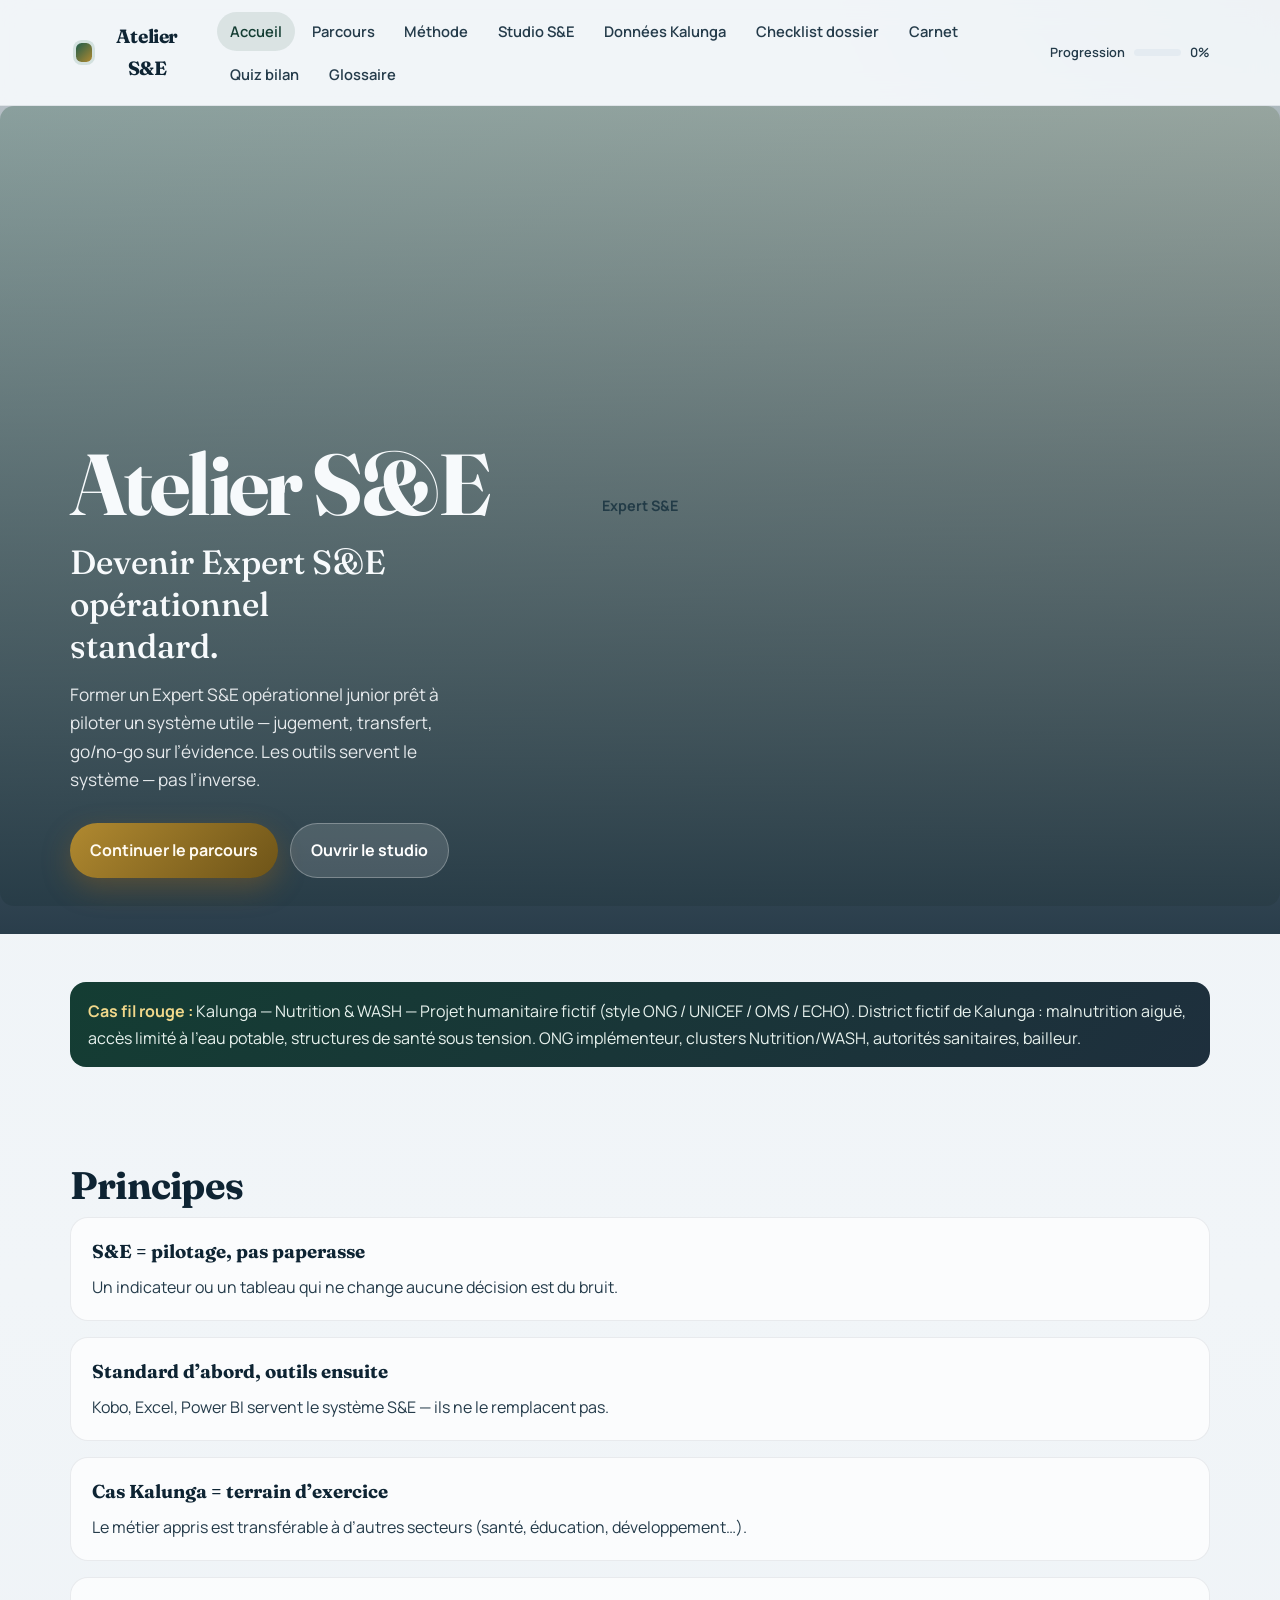
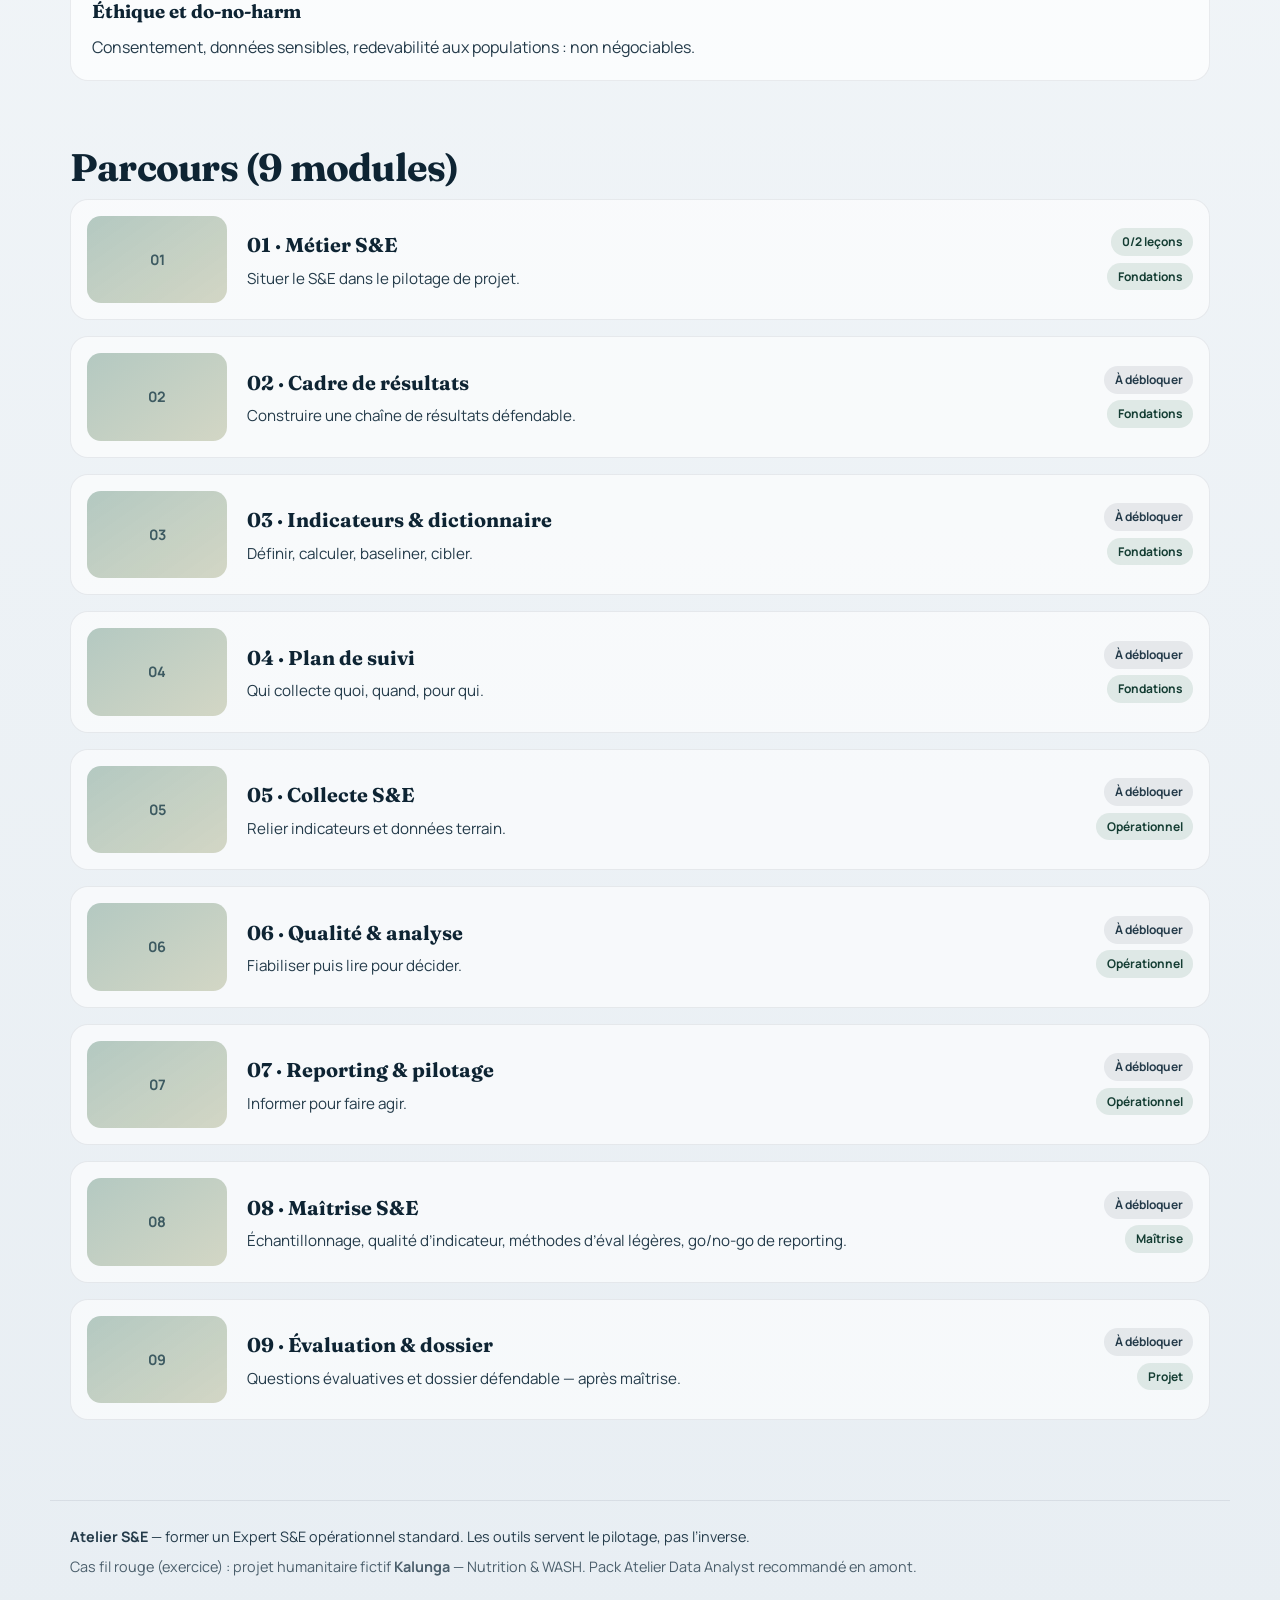
<file: se-atelier/index.html>
<!DOCTYPE html>
<html lang="fr">
<head>
  <meta charset="UTF-8" />
  <meta name="viewport" content="width=device-width, initial-scale=1" />
  <meta name="description" content="Atelier S&E — former un Expert Suivi & Évaluation opérationnel standard. Cas fil rouge humanitaire Kalunga (Nutrition & WASH)." />
  <title>Atelier S&E — Expert Suivi & Évaluation</title>
  <link rel="preconnect" href="https://fonts.googleapis.com" />
  <link rel="preconnect" href="https://fonts.gstatic.com" crossorigin />
  <link href="https://fonts.googleapis.com/css2?family=Fraunces:opsz,wght@9..144,500;9..144,700&family=Manrope:wght@400;500;600;700&family=JetBrains+Mono:wght@400;500&display=swap" rel="stylesheet" />
  <link rel="stylesheet" href="../08_ia-atelier/css/styles.css" />
  <style>
    :root {
      --leaf: #1f5c4a;
      --forest: #143d33;
      --mint: #7eb89f;
      --amber: #b08930;
      --amber-deep: #6e5418;
      --sky: #3d5a61;
    }
    .brand-mark { background: linear-gradient(135deg, #1f5c4a, #b08930); }
    .case-banner {
      background: linear-gradient(135deg, #143d33, #1e2f3d);
      color: #e8f2ee;
      border-radius: 16px;
      padding: 1rem 1.15rem;
      margin: 1rem 0 1.5rem;
    }
    .case-banner strong { color: #f0d78a; }
    .studio-card, .dossier-card {
      background: #fff;
      border: 1px solid rgba(14,36,51,0.12);
      border-radius: 14px;
      padding: 1rem 1.1rem;
      margin-bottom: 0.85rem;
    }
    .studio-card h3, .dossier-card h3 { margin: 0 0 0.4rem; }
    .studio-card pre, .dossier-card pre {
      margin: 0.5rem 0 0;
      padding: 0.75rem;
      background: #122633;
      color: #d7e8f2;
      border-radius: 10px;
      white-space: pre-wrap;
      font-size: 0.82rem;
      font-family: var(--font-mono);
    }
    .ph {
      width: 100%;
      aspect-ratio: 16/10;
      border-radius: 14px;
      background:
        linear-gradient(145deg, rgba(31,92,74,0.2), rgba(176,137,48,0.15)),
        #d9e4df;
      display: grid;
      place-items: center;
      color: #3d5a61;
      font-weight: 700;
      font-size: 0.9rem;
    }
    .check-item {
      display: flex; gap: 0.6rem; align-items: flex-start;
      padding: 0.55rem 0.2rem; border-bottom: 1px solid #e6eef3;
      font-size: 0.95rem;
    }
  </style>
</head>
<body>
  <a class="skip-link" href="#main">Aller au contenu</a>
  <header class="site-header">
    <div class="header-inner">
      <button type="button" class="brand" data-nav="home" aria-label="Accueil">
        <span class="brand-mark" aria-hidden="true"></span>
        <span class="brand-text">Atelier S&amp;E</span>
      </button>
      <nav class="site-nav" aria-label="Navigation principale">
        <button type="button" data-nav="home">Accueil</button>
        <button type="button" data-nav="parcours">Parcours</button>
        <button type="button" data-nav="methode">Méthode</button>
        <button type="button" data-nav="studio">Studio S&amp;E</button>
        <button type="button" data-nav="donnees">Données Kalunga</button>
        <button type="button" data-nav="dossier">Checklist dossier</button>
        <button type="button" data-nav="carnet">Carnet</button>
        <button type="button" data-nav="bilan">Quiz bilan</button>
        <button type="button" data-nav="glossaire">Glossaire</button>
      </nav>
      <div class="header-progress" title="Progression">
        <span class="progress-label">Progression</span>
        <div class="progress-track"><div class="progress-fill" id="global-progress-fill"></div></div>
        <span class="progress-value" id="global-progress-value">0%</span>
      </div>
    </div>
  </header>
  <main id="main"></main>
  <footer class="site-footer">
    <p><strong>Atelier S&amp;E</strong> — former un Expert S&amp;E opérationnel standard. Les outils servent le pilotage, pas l’inverse.</p>
    <p class="footer-note">Cas fil rouge (exercice) : projet humanitaire fictif <strong>Kalunga</strong> — Nutrition &amp; WASH. Pack Atelier Data Analyst recommandé en amont.</p>
  </footer>
  <script src="js/content.js"></script>
  <script src="js/se-lab.js"></script>
  <script src="js/app.js"></script>
</body>
</html>
</file>
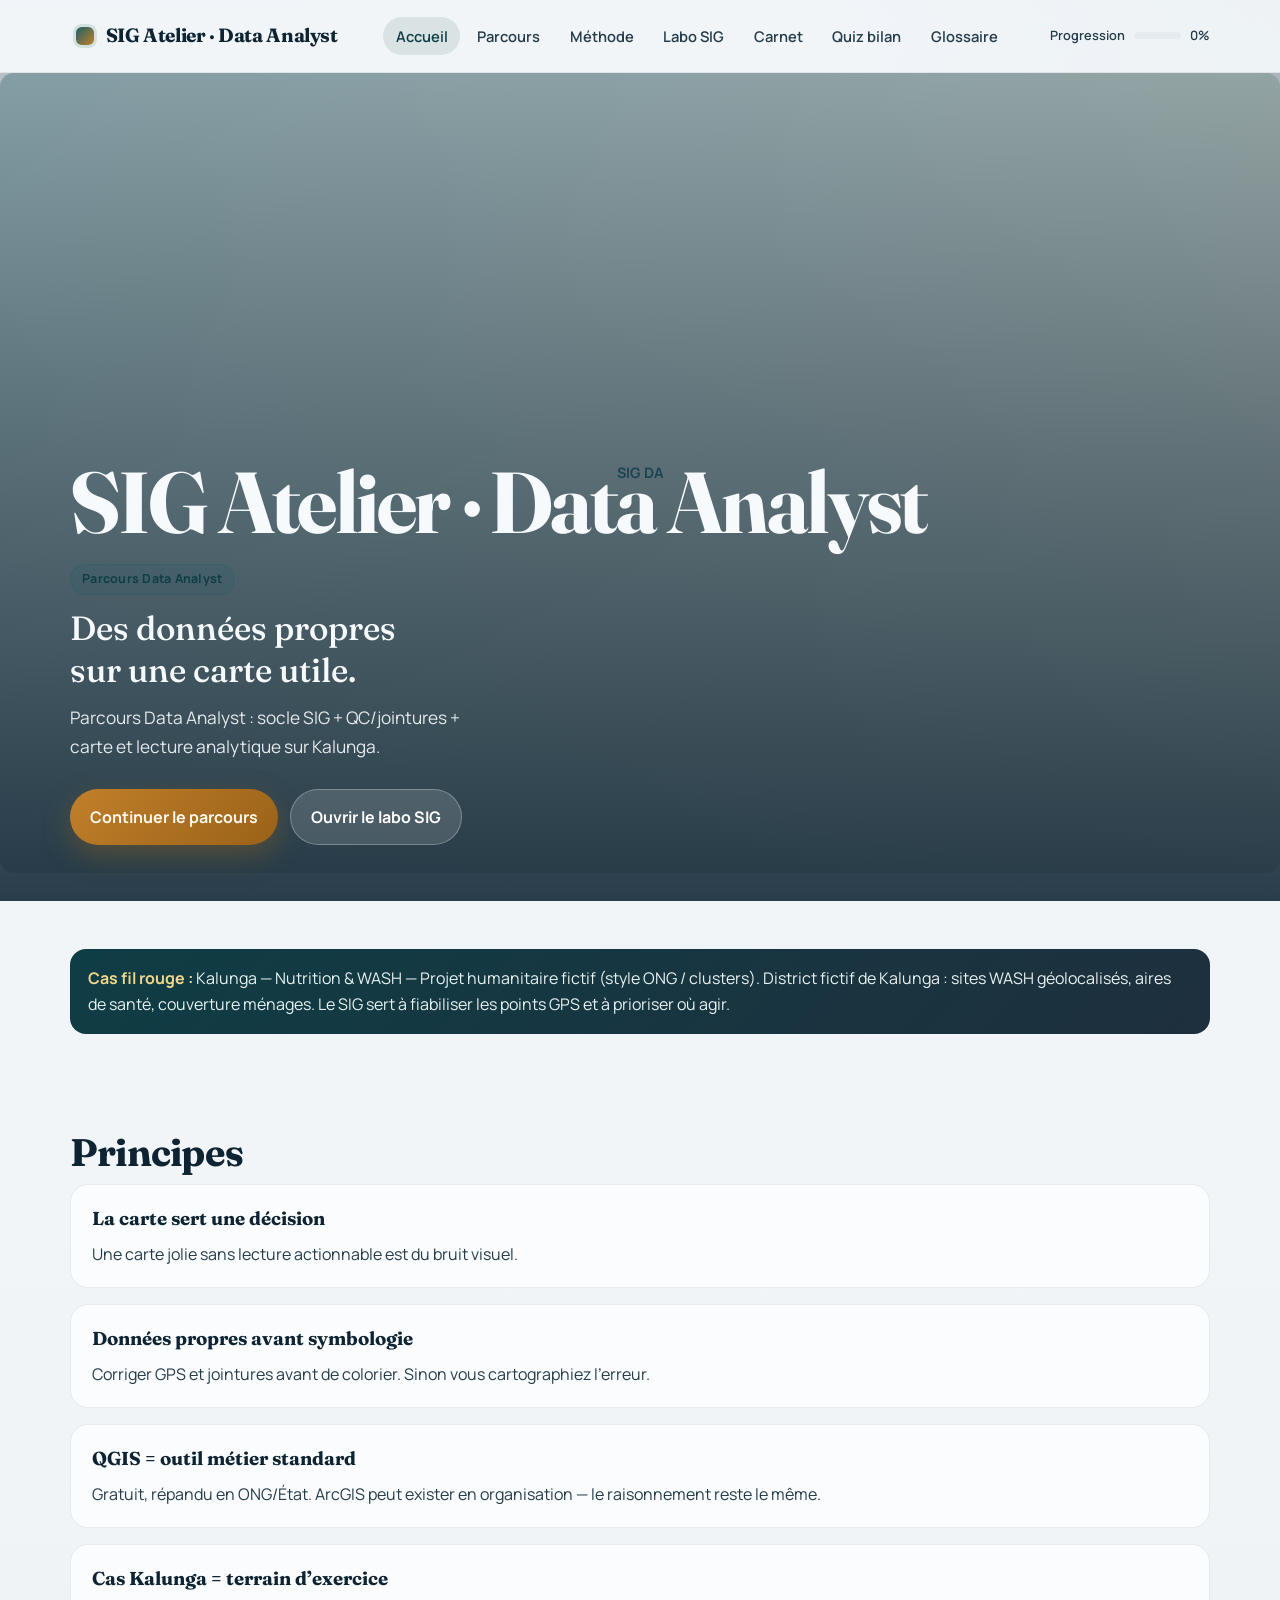
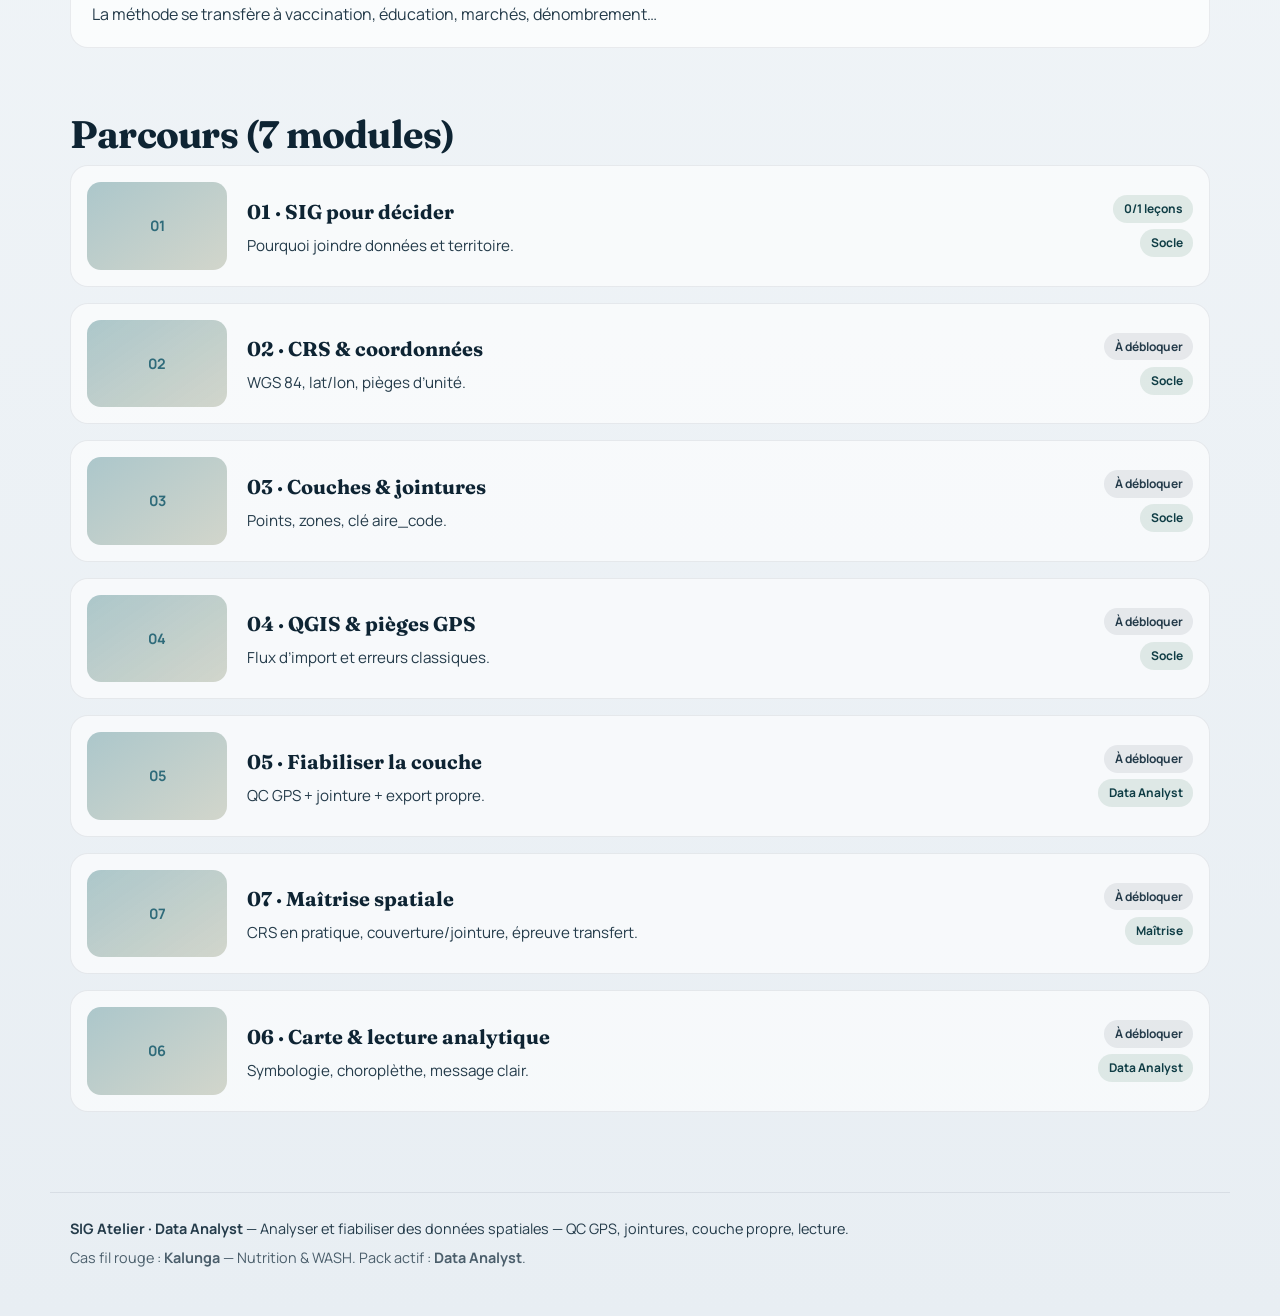
<file: sig-atelier/index.html>
<!DOCTYPE html>
<html lang="fr">
<head>
  <meta charset="UTF-8" />
  <meta name="viewport" content="width=device-width, initial-scale=1" />
  <meta name="description" content="SIG Atelier — socle commun avec parcours Data Analyst et Expert S&E. Cas Kalunga WASH, QC GPS, QGIS guidé." />
  <title>SIG Atelier — Data Analyst &amp; S&amp;E</title>
  <link rel="preconnect" href="https://fonts.googleapis.com" />
  <link rel="preconnect" href="https://fonts.gstatic.com" crossorigin />
  <link href="https://fonts.googleapis.com/css2?family=Fraunces:opsz,wght@9..144,500;9..144,700&family=Manrope:wght@400;500;600;700&family=JetBrains+Mono:wght@400;500&display=swap" rel="stylesheet" />
  <link rel="stylesheet" href="css/styles.css" />
  <style>
    :root {
      --leaf: #1a5f6a;
      --forest: #0f3d45;
      --mint: #7eb8b0;
      --amber: #c17f2a;
      --amber-deep: #9a6218;
      --sky: #2f6b7a;
    }
    .brand-mark { background: linear-gradient(135deg, #1a5f6a, #c17f2a); }
    .case-banner {
      background: linear-gradient(135deg, #0f3d45, #1e2f3d);
      color: #e8f2f0;
      border-radius: 16px;
      padding: 1rem 1.15rem;
      margin: 1rem 0 1.5rem;
    }
    .case-banner strong { color: #f0d78a; }
    .pack-chip {
      display: inline-block;
      margin: 0.35rem 0 0.75rem;
      padding: 0.25rem 0.7rem;
      border-radius: 999px;
      font-size: 0.78rem;
      font-weight: 700;
      letter-spacing: 0.02em;
      background: rgba(26, 95, 106, 0.12);
      color: var(--forest);
      border: 1px solid rgba(26, 95, 106, 0.25);
    }
    .studio-card {
      background: #fff;
      border: 1px solid rgba(14,36,51,0.12);
      border-radius: 14px;
      padding: 1rem 1.1rem;
      margin-bottom: 0.85rem;
    }
    .studio-card h3 { margin: 0 0 0.4rem; }
    .ph {
      width: 100%;
      aspect-ratio: 16/10;
      border-radius: 14px;
      background:
        linear-gradient(145deg, rgba(26,95,106,0.22), rgba(193,127,42,0.14)),
        #d5e4e6;
      display: grid;
      place-items: center;
      color: #2f6b7a;
      font-weight: 700;
      font-size: 0.9rem;
    }
    .check-item {
      display: flex; gap: 0.6rem; align-items: flex-start;
      padding: 0.55rem 0.2rem; border-bottom: 1px solid #e6eef3;
      font-size: 0.95rem;
    }
    .lab-selects {
      display: flex; flex-wrap: wrap; gap: 0.6rem; margin: 0.75rem 0 1rem;
      align-items: center;
    }
    .lab-selects select, .lab-selects button, .lab-selects a.btn {
      font: inherit; padding: 0.55rem 0.75rem; border-radius: 10px;
    }
    .lab-selects select { border: 1px solid #c5d4df; background: #fff; }
    body[data-pack="se"] .brand-mark {
      background: linear-gradient(135deg, #1f5c4a, #b08930);
    }
    body[data-pack="se"] {
      --leaf: #1f5c4a;
      --forest: #143d33;
      --mint: #7eb89f;
      --sky: #3d5a61;
    }
  </style>
</head>
<body>
  <a class="skip-link" href="#main">Aller au contenu</a>
  <header class="site-header">
    <div class="header-inner">
      <button type="button" class="brand" data-nav="home" aria-label="Accueil">
        <span class="brand-mark" aria-hidden="true"></span>
        <span class="brand-text">SIG Atelier</span>
      </button>
      <nav class="site-nav" aria-label="Navigation principale">
        <button type="button" data-nav="home">Accueil</button>
        <button type="button" data-nav="parcours">Parcours</button>
        <button type="button" data-nav="methode">Méthode</button>
        <button type="button" data-nav="labo">Labo SIG</button>
        <button type="button" data-nav="carnet">Carnet</button>
        <button type="button" data-nav="bilan">Quiz bilan</button>
        <button type="button" data-nav="glossaire">Glossaire</button>
      </nav>
      <div class="header-progress" title="Progression">
        <span class="progress-label">Progression</span>
        <div class="progress-track"><div class="progress-fill" id="global-progress-fill"></div></div>
        <span class="progress-value" id="global-progress-value">0%</span>
      </div>
    </div>
  </header>
  <main id="main"></main>
  <footer class="site-footer">
    <p id="footer-brand"><strong>SIG Atelier</strong> — un socle, deux parcours métier.</p>
    <p class="footer-note" id="footer-note">Cas fil rouge : <strong>Kalunga</strong> — Nutrition &amp; WASH.</p>
  </footer>
  <script src="js/content.js"></script>
  <script src="js/sig-lab.js"></script>
  <script src="js/app.js"></script>
</body>
</html>
</file>
<file: 01_excel-atelier/css/styles.css>
/* Python Atelier — identité visuelle académique, claire, chaleureuse */

:root {
  --ink: #0e2433;
  --ink-soft: #243b4a;
  --forest: #1b4332;
  --leaf: #2d6a4f;
  --mint: #95d5b2;
  --paper: #f1f5f8;
  --paper-2: #e4ebf1;
  --mist: #c5d4df;
  --amber: #c9852a;
  --amber-deep: #a66b18;
  --sky: #3d7ea6;
  --danger: #b23a3a;
  --ok: #1f7a4d;
  --code-bg: #122633;
  --shadow: 0 18px 50px rgba(14, 36, 51, 0.12);
  --radius: 18px;
  --font-display: "Fraunces", Georgia, serif;
  --font-body: "Manrope", system-ui, sans-serif;
  --font-mono: "JetBrains Mono", ui-monospace, monospace;
  --header-h: 72px;
  --ease: cubic-bezier(0.22, 1, 0.36, 1);
}

*,
*::before,
*::after {
  box-sizing: border-box;
}

html {
  scroll-behavior: smooth;
}

body {
  margin: 0;
  min-height: 100vh;
  font-family: var(--font-body);
  color: var(--ink);
  background:
    radial-gradient(1200px 600px at 10% -10%, rgba(61, 126, 166, 0.14), transparent 55%),
    radial-gradient(900px 500px at 100% 0%, rgba(45, 106, 79, 0.12), transparent 50%),
    linear-gradient(180deg, #eef3f7 0%, var(--paper) 40%, #e8eef3 100%);
  line-height: 1.65;
}

img {
  max-width: 100%;
  display: block;
}

button,
input,
textarea,
select {
  font: inherit;
}

button {
  cursor: pointer;
  border: none;
  background: none;
  color: inherit;
}

.skip-link {
  position: absolute;
  left: -999px;
  top: 0;
  background: var(--ink);
  color: white;
  padding: 0.75rem 1rem;
  z-index: 1000;
}

.skip-link:focus {
  left: 1rem;
  top: 1rem;
}

/* Header */

.site-header {
  position: sticky;
  top: 0;
  z-index: 50;
  backdrop-filter: blur(14px);
  background: rgba(241, 245, 248, 0.86);
  border-bottom: 1px solid rgba(14, 36, 51, 0.08);
}

.header-inner {
  max-width: 1180px;
  margin: 0 auto;
  min-height: var(--header-h);
  padding: 0.75rem 1.25rem;
  display: flex;
  align-items: center;
  gap: 1.25rem;
  justify-content: space-between;
}

.brand {
  display: inline-flex;
  align-items: center;
  gap: 0.7rem;
  font-family: var(--font-display);
  font-weight: 700;
  font-size: 1.2rem;
  letter-spacing: -0.02em;
}

.brand-mark {
  width: 1.15rem;
  height: 1.15rem;
  border-radius: 0.35rem;
  background:
    linear-gradient(135deg, var(--leaf), var(--sky));
  box-shadow: 0 0 0 3px rgba(45, 106, 79, 0.15);
}

.site-nav {
  display: flex;
  flex-wrap: wrap;
  gap: 0.25rem;
}

.site-nav button {
  padding: 0.45rem 0.8rem;
  border-radius: 999px;
  color: var(--ink-soft);
  font-weight: 600;
  font-size: 0.92rem;
  transition: background 0.25s var(--ease), color 0.25s var(--ease);
}

.site-nav button:hover,
.site-nav button[aria-current="page"] {
  background: rgba(27, 67, 50, 0.1);
  color: var(--forest);
}

.header-progress {
  display: flex;
  align-items: center;
  gap: 0.55rem;
  min-width: 160px;
  font-size: 0.8rem;
  font-weight: 600;
  color: var(--ink-soft);
}

.progress-track {
  flex: 1;
  height: 7px;
  border-radius: 999px;
  background: var(--paper-2);
  overflow: hidden;
}

.progress-fill {
  height: 100%;
  width: 0%;
  background: linear-gradient(90deg, var(--leaf), var(--sky));
  transition: width 0.5s var(--ease);
}

/* Layout */

#main {
  min-height: calc(100vh - var(--header-h) - 120px);
}

.wrap {
  max-width: 1180px;
  margin: 0 auto;
  padding: 2rem 1.25rem 4rem;
}

/* Hero — une seule composition, brand d'abord */

.hero {
  position: relative;
  min-height: min(92vh, 860px);
  display: grid;
  align-items: end;
  color: #f7fafc;
  overflow: hidden;
  isolation: isolate;
}

.hero-media {
  position: absolute;
  inset: 0;
  z-index: -2;
}

.hero-media img {
  width: 100%;
  height: 100%;
  object-fit: cover;
  transform: scale(1.04);
  animation: heroDrift 18s var(--ease) infinite alternate;
}

.hero::after {
  content: "";
  position: absolute;
  inset: 0;
  z-index: -1;
  background:
    linear-gradient(180deg, rgba(14, 36, 51, 0.25) 0%, rgba(14, 36, 51, 0.55) 45%, rgba(14, 36, 51, 0.88) 100%);
}

.hero-content {
  max-width: 1180px;
  width: 100%;
  margin: 0 auto;
  padding: 5rem 1.25rem 3.5rem;
  animation: riseIn 0.9s var(--ease) both;
}

.hero-brand {
  font-family: var(--font-display);
  font-size: clamp(2.8rem, 7vw, 5.4rem);
  line-height: 0.95;
  letter-spacing: -0.03em;
  margin: 0 0 1rem;
  font-weight: 700;
}

.hero h1 {
  margin: 0 0 0.85rem;
  max-width: 16ch;
  font-family: var(--font-display);
  font-size: clamp(1.45rem, 2.8vw, 2.1rem);
  font-weight: 500;
  line-height: 1.25;
}

.hero-lead {
  margin: 0 0 1.75rem;
  max-width: 38ch;
  font-size: 1.08rem;
  color: rgba(247, 250, 252, 0.9);
}

.hero-actions {
  display: flex;
  flex-wrap: wrap;
  gap: 0.75rem;
}

.btn {
  display: inline-flex;
  align-items: center;
  justify-content: center;
  gap: 0.5rem;
  padding: 0.85rem 1.25rem;
  border-radius: 999px;
  font-weight: 700;
  transition: transform 0.25s var(--ease), background 0.25s var(--ease), box-shadow 0.25s var(--ease);
}

.btn:hover {
  transform: translateY(-2px);
}

.btn-primary {
  background: linear-gradient(135deg, var(--amber), var(--amber-deep));
  color: #fffaf0;
  box-shadow: 0 10px 28px rgba(166, 107, 24, 0.35);
}

.btn-secondary {
  background: rgba(255, 255, 255, 0.14);
  color: white;
  border: 1px solid rgba(255, 255, 255, 0.28);
  backdrop-filter: blur(8px);
}

.btn-dark {
  background: var(--ink);
  color: white;
}

.btn-ghost {
  background: transparent;
  border: 1px solid rgba(14, 36, 51, 0.18);
  color: var(--ink);
}

.btn-small {
  padding: 0.55rem 0.95rem;
  font-size: 0.9rem;
}

/* Sections */

.section-title {
  font-family: var(--font-display);
  font-size: clamp(1.8rem, 3vw, 2.5rem);
  letter-spacing: -0.02em;
  margin: 0 0 0.6rem;
  line-height: 1.15;
}

.section-lead {
  margin: 0 0 2rem;
  max-width: 58ch;
  color: var(--ink-soft);
  font-size: 1.05rem;
}

.home-method {
  padding: 4.5rem 0 2rem;
}

.method-strip {
  display: grid;
  grid-template-columns: repeat(4, 1fr);
  gap: 1rem;
  margin-top: 1.5rem;
}

.method-step {
  position: relative;
  padding: 1.4rem 1.2rem 1.5rem;
  border-radius: var(--radius);
  background: rgba(255, 255, 255, 0.55);
  border: 1px solid rgba(14, 36, 51, 0.08);
  overflow: hidden;
  animation: riseIn 0.7s var(--ease) both;
}

.method-step:nth-child(2) { animation-delay: 0.08s; }
.method-step:nth-child(3) { animation-delay: 0.16s; }
.method-step:nth-child(4) { animation-delay: 0.24s; }

.method-step::before {
  content: "";
  position: absolute;
  inset: auto auto 0 0;
  width: 100%;
  height: 3px;
  background: linear-gradient(90deg, var(--leaf), var(--sky));
  transform: scaleX(0);
  transform-origin: left;
  transition: transform 0.45s var(--ease);
}

.method-step:hover::before {
  transform: scaleX(1);
}

.method-num {
  display: inline-block;
  font-family: var(--font-display);
  font-size: 1.8rem;
  color: var(--leaf);
  margin-bottom: 0.35rem;
}

.method-step h3 {
  margin: 0 0 0.4rem;
  font-size: 1.15rem;
}

.method-step p {
  margin: 0;
  color: var(--ink-soft);
  font-size: 0.95rem;
}

.home-path {
  padding: 2rem 0 1rem;
}

.path-list {
  display: grid;
  gap: 1rem;
}

.path-item {
  display: grid;
  grid-template-columns: 140px 1fr auto;
  gap: 1.25rem;
  align-items: center;
  padding: 1rem;
  border-radius: var(--radius);
  background: rgba(255, 255, 255, 0.6);
  border: 1px solid rgba(14, 36, 51, 0.08);
  text-align: left;
  transition: transform 0.25s var(--ease), box-shadow 0.25s var(--ease);
}

.path-item:hover {
  transform: translateY(-3px);
  box-shadow: var(--shadow);
}

.path-item img {
  width: 140px;
  height: 96px;
  object-fit: cover;
  border-radius: 12px;
}

.path-item h3 {
  margin: 0 0 0.3rem;
  font-family: var(--font-display);
  font-size: 1.25rem;
}

.path-item p {
  margin: 0;
  color: var(--ink-soft);
  font-size: 0.95rem;
}

.path-meta {
  display: flex;
  flex-direction: column;
  align-items: flex-end;
  gap: 0.4rem;
  min-width: 110px;
}

.badge {
  display: inline-flex;
  padding: 0.25rem 0.65rem;
  border-radius: 999px;
  font-size: 0.75rem;
  font-weight: 700;
  background: rgba(45, 106, 79, 0.12);
  color: var(--forest);
}

.badge-done {
  background: rgba(31, 122, 77, 0.15);
  color: var(--ok);
}

.badge-locked {
  background: rgba(14, 36, 51, 0.08);
  color: var(--ink-soft);
}

/* Parcours */

.module-grid {
  display: grid;
  gap: 1.25rem;
}

.module-block {
  display: grid;
  grid-template-columns: 220px 1fr;
  gap: 0;
  border-radius: calc(var(--radius) + 4px);
  overflow: hidden;
  background: rgba(255, 255, 255, 0.65);
  border: 1px solid rgba(14, 36, 51, 0.08);
  box-shadow: 0 8px 30px rgba(14, 36, 51, 0.05);
}

.module-visual {
  position: relative;
  min-height: 220px;
}

.module-visual img {
  width: 100%;
  height: 100%;
  object-fit: cover;
}

.module-body {
  padding: 1.4rem 1.5rem 1.5rem;
}

.module-body h2 {
  margin: 0 0 0.4rem;
  font-family: var(--font-display);
  font-size: 1.55rem;
}

.module-body > p {
  margin: 0 0 1rem;
  color: var(--ink-soft);
}

.lesson-list {
  display: grid;
  gap: 0.55rem;
}

.lesson-row {
  display: grid;
  grid-template-columns: 1fr auto;
  gap: 0.75rem;
  align-items: center;
  padding: 0.75rem 0.9rem;
  border-radius: 12px;
  background: rgba(241, 245, 248, 0.9);
  border: 1px solid transparent;
  text-align: left;
  transition: border-color 0.2s var(--ease), background 0.2s var(--ease);
}

.lesson-row:hover:not(:disabled) {
  border-color: rgba(45, 106, 79, 0.35);
  background: white;
}

.lesson-row:disabled {
  opacity: 0.55;
  cursor: not-allowed;
}

.lesson-row strong {
  display: block;
  font-size: 0.98rem;
}

.lesson-row span {
  color: var(--ink-soft);
  font-size: 0.85rem;
}

/* Lesson view */

.lesson-layout {
  display: grid;
  grid-template-columns: 250px 1fr;
  gap: 1.5rem;
  align-items: start;
}

.lesson-aside {
  position: sticky;
  top: calc(var(--header-h) + 1rem);
  padding: 1rem;
  border-radius: var(--radius);
  background: rgba(255, 255, 255, 0.7);
  border: 1px solid rgba(14, 36, 51, 0.08);
}

.lesson-aside h2 {
  margin: 0 0 0.75rem;
  font-size: 1rem;
  font-family: var(--font-display);
}

.phase-nav {
  display: grid;
  gap: 0.4rem;
}

.phase-nav button {
  text-align: left;
  padding: 0.55rem 0.7rem;
  border-radius: 10px;
  font-weight: 600;
  font-size: 0.9rem;
  color: var(--ink-soft);
}

.phase-nav button[aria-current="true"],
.phase-nav button:hover {
  background: rgba(27, 67, 50, 0.1);
  color: var(--forest);
}

.lesson-panel {
  padding: 1.75rem;
  border-radius: calc(var(--radius) + 2px);
  background: rgba(255, 255, 255, 0.78);
  border: 1px solid rgba(14, 36, 51, 0.08);
  box-shadow: var(--shadow);
  animation: riseIn 0.45s var(--ease) both;
}

.lesson-kicker {
  margin: 0 0 0.35rem;
  color: var(--leaf);
  font-weight: 700;
  font-size: 0.85rem;
  letter-spacing: 0.04em;
  text-transform: uppercase;
}

.lesson-panel h1 {
  margin: 0 0 1rem;
  font-family: var(--font-display);
  font-size: clamp(1.7rem, 3vw, 2.3rem);
  letter-spacing: -0.02em;
  line-height: 1.15;
}

.lesson-figure {
  margin: 0 0 1.5rem;
  border-radius: 16px;
  overflow: hidden;
}

.lesson-figure img {
  width: 100%;
  max-height: 320px;
  object-fit: cover;
}

.lesson-figure figcaption {
  padding: 0.65rem 0.85rem;
  background: var(--paper-2);
  font-size: 0.85rem;
  color: var(--ink-soft);
}

.prose p,
.prose li {
  color: var(--ink-soft);
}

.prose p {
  margin: 0 0 1rem;
}

.prose ul,
.prose ol {
  margin: 0 0 1.2rem;
  padding-left: 1.2rem;
}

.prose strong {
  color: var(--ink);
}

.callout {
  margin: 1.25rem 0;
  padding: 1rem 1.1rem;
  border-radius: 14px;
  background: linear-gradient(135deg, rgba(45, 106, 79, 0.1), rgba(61, 126, 166, 0.1));
  border-left: 4px solid var(--leaf);
}

.callout h3 {
  margin: 0 0 0.35rem;
  font-size: 1rem;
}

.callout p {
  margin: 0;
}

.analogy {
  margin: 1.25rem 0;
  padding: 1.1rem 1.2rem;
  border-radius: 14px;
  background: rgba(201, 133, 42, 0.1);
  border: 1px solid rgba(201, 133, 42, 0.22);
}

.analogy h3 {
  margin: 0 0 0.35rem;
  color: var(--amber-deep);
  font-size: 0.95rem;
}

.code-block {
  margin: 1.1rem 0;
  border-radius: 14px;
  overflow: hidden;
  background: var(--code-bg);
  color: #e7f0f6;
  box-shadow: inset 0 0 0 1px rgba(255, 255, 255, 0.05);
}

.code-block header {
  display: flex;
  justify-content: space-between;
  align-items: center;
  padding: 0.55rem 0.9rem;
  background: rgba(255, 255, 255, 0.04);
  font-size: 0.8rem;
  color: rgba(231, 240, 246, 0.7);
}

.code-block pre {
  margin: 0;
  padding: 1rem 1.1rem 1.2rem;
  overflow-x: auto;
  font-family: var(--font-mono);
  font-size: 0.9rem;
  line-height: 1.55;
}

.code-block code {
  font-family: inherit;
}

.annotation {
  margin: 0.4rem 0 1rem;
  font-size: 0.92rem;
  color: var(--ink-soft);
}

.phase-actions {
  display: flex;
  flex-wrap: wrap;
  gap: 0.65rem;
  margin-top: 1.75rem;
  padding-top: 1.25rem;
  border-top: 1px solid rgba(14, 36, 51, 0.08);
}

/* Practice / Quiz */

.practice-box,
.quiz-box {
  margin-top: 1rem;
  padding: 1.15rem;
  border-radius: 14px;
  background: var(--paper);
  border: 1px solid rgba(14, 36, 51, 0.08);
}

.practice-box label,
.quiz-box .q-title {
  display: block;
  font-weight: 700;
  margin-bottom: 0.65rem;
}

.practice-box textarea {
  width: 100%;
  min-height: 140px;
  resize: vertical;
  padding: 0.85rem;
  border-radius: 12px;
  border: 1px solid var(--mist);
  background: white;
  font-family: var(--font-mono);
  font-size: 0.9rem;
}

.quiz-options {
  display: grid;
  gap: 0.5rem;
}

.quiz-options label {
  display: flex;
  gap: 0.65rem;
  align-items: flex-start;
  padding: 0.75rem 0.85rem;
  border-radius: 12px;
  background: white;
  border: 1px solid rgba(14, 36, 51, 0.1);
  cursor: pointer;
  transition: border-color 0.2s var(--ease), background 0.2s var(--ease);
}

.quiz-options label:hover {
  border-color: rgba(45, 106, 79, 0.4);
}

.quiz-options input {
  margin-top: 0.2rem;
}

.feedback {
  margin-top: 0.85rem;
  padding: 0.85rem 1rem;
  border-radius: 12px;
  font-weight: 600;
}

.feedback.ok {
  background: rgba(31, 122, 77, 0.12);
  color: var(--ok);
}

.feedback.ko {
  background: rgba(178, 58, 58, 0.1);
  color: var(--danger);
}

.hint {
  margin-top: 0.75rem;
  color: var(--ink-soft);
  font-size: 0.92rem;
}

.retain-list {
  display: grid;
  gap: 0.65rem;
  margin: 1rem 0 0;
  padding: 0;
  list-style: none;
}

.retain-list li {
  padding: 0.85rem 1rem;
  border-radius: 12px;
  background: linear-gradient(90deg, rgba(45, 106, 79, 0.1), transparent);
  border-left: 3px solid var(--leaf);
}

/* Methode page */

.methode-hero {
  display: grid;
  grid-template-columns: 1.1fr 0.9fr;
  gap: 2rem;
  align-items: center;
  margin-bottom: 2rem;
}

.methode-hero img {
  width: 100%;
  height: 340px;
  object-fit: cover;
  border-radius: calc(var(--radius) + 4px);
}

.principle-list {
  display: grid;
  gap: 1rem;
}

.principle {
  padding: 1.2rem 1.3rem;
  border-radius: var(--radius);
  background: rgba(255, 255, 255, 0.7);
  border: 1px solid rgba(14, 36, 51, 0.08);
}

.principle h3 {
  margin: 0 0 0.4rem;
  font-family: var(--font-display);
}

.principle p {
  margin: 0;
  color: var(--ink-soft);
}

/* Playground */

.playground {
  display: grid;
  grid-template-columns: 1fr 1fr;
  gap: 1rem;
  min-height: 420px;
}

.playground .pane {
  border-radius: var(--radius);
  overflow: visible;
  border: 1px solid rgba(14, 36, 51, 0.1);
  background: white;
  display: flex;
  flex-direction: column;
}

.playground .pane header {
  display: flex;
  justify-content: space-between;
  align-items: center;
  padding: 0.7rem 0.9rem;
  background: var(--paper-2);
  font-weight: 700;
  font-size: 0.9rem;
  border-radius: var(--radius) var(--radius) 0 0;
}

.playground-help {
  display: flex;
  flex-wrap: wrap;
  gap: 0.55rem 1rem;
  margin: 0 0 1rem;
  padding: 0.75rem 1rem;
  border-radius: 12px;
  background: rgba(45, 106, 79, 0.08);
  color: var(--ink-soft);
  font-size: 0.88rem;
}

.editor-wrap {
  position: relative;
  flex: 1;
  display: flex;
  flex-direction: column;
  min-height: 0;
}

.playground textarea,
.editor-wrap textarea,
#practice-input {
  width: 100%;
}

.playground .editor-wrap textarea {
  flex: 1;
  min-height: 320px;
  border: none;
  resize: vertical;
  padding: 1rem;
  font-family: var(--font-mono);
  font-size: 0.9rem;
  background: var(--code-bg);
  color: #e7f0f6;
  border-radius: 0 0 var(--radius) var(--radius);
}

.practice-box .editor-wrap {
  margin-bottom: 0.5rem;
}

.ac-menu {
  position: absolute;
  left: 0.75rem;
  right: 0.75rem;
  top: 2.4rem;
  z-index: 20;
  margin: 0;
  padding: 0.35rem;
  list-style: none;
  border-radius: 12px;
  background: #0f2430;
  border: 1px solid rgba(149, 213, 178, 0.35);
  box-shadow: 0 16px 40px rgba(0, 0, 0, 0.35);
  max-height: 240px;
  overflow: auto;
}

.ac-item {
  display: flex;
  justify-content: space-between;
  gap: 0.75rem;
  padding: 0.55rem 0.7rem;
  border-radius: 8px;
  color: #e7f0f6;
  cursor: pointer;
  font-size: 0.86rem;
}

.ac-item span {
  color: rgba(231, 240, 246, 0.55);
  font-size: 0.78rem;
}

.ac-item.is-active,
.ac-item:hover {
  background: rgba(45, 106, 79, 0.45);
}

#py-teacher {
  padding: 0.75rem 0.75rem 0;
}

#py-teacher:empty {
  display: none;
}

.teacher-card {
  margin: 0 0 0.75rem;
  padding: 1rem 1.05rem;
  border-radius: 14px;
  background: linear-gradient(135deg, rgba(201, 133, 42, 0.14), rgba(45, 106, 79, 0.1));
  border: 1px solid rgba(201, 133, 42, 0.28);
  color: var(--ink);
}

.teacher-card-top {
  display: flex;
  justify-content: space-between;
  align-items: center;
  gap: 0.75rem;
  margin-bottom: 0.35rem;
}

.teacher-kicker {
  margin: 0;
  font-size: 0.75rem;
  font-weight: 700;
  letter-spacing: 0.04em;
  text-transform: uppercase;
  color: var(--amber-deep);
}

.teacher-nav {
  display: inline-flex;
  align-items: center;
  gap: 0.35rem;
  padding: 0.15rem;
  border-radius: 999px;
  background: rgba(14, 36, 51, 0.06);
}

.teacher-nav-btn {
  width: 1.85rem;
  height: 1.85rem;
  border-radius: 999px;
  font-size: 1.15rem;
  line-height: 1;
  font-weight: 700;
  color: var(--ink);
  background: white;
  border: 1px solid rgba(14, 36, 51, 0.12);
}

.teacher-nav-btn:hover:not(:disabled) {
  background: rgba(45, 106, 79, 0.12);
  color: var(--forest);
}

.teacher-nav-btn:disabled {
  opacity: 0.35;
  cursor: not-allowed;
}

.teacher-nav-count {
  min-width: 2.6rem;
  text-align: center;
  font-weight: 700;
  font-variant-numeric: tabular-nums;
  font-size: 0.9rem;
}

.teacher-title-row {
  display: flex;
  flex-wrap: wrap;
  align-items: center;
  gap: 0.55rem;
  margin: 0 0 0.85rem;
}

.teacher-card h3 {
  margin: 0;
  font-family: var(--font-display);
  font-size: 1.2rem;
}

.teacher-line-badge {
  display: inline-flex;
  padding: 0.2rem 0.55rem;
  border-radius: 999px;
  font-size: 0.75rem;
  font-weight: 700;
  background: rgba(61, 126, 166, 0.14);
  color: var(--sky);
}

#run-python kbd {
  display: inline-block;
  margin-left: 0.15rem;
  padding: 0.05rem 0.35rem;
  border-radius: 5px;
  font-family: var(--font-body);
  font-size: 0.72rem;
  font-weight: 600;
  background: rgba(255, 255, 255, 0.16);
  border: 1px solid rgba(255, 255, 255, 0.22);
}

.teacher-grid {
  display: grid;
  gap: 0.75rem;
}

.teacher-grid h4 {
  margin: 0 0 0.25rem;
  font-size: 0.82rem;
  text-transform: uppercase;
  letter-spacing: 0.03em;
  color: var(--forest);
}

.teacher-grid p {
  margin: 0;
  color: var(--ink-soft);
  font-size: 0.92rem;
}

.teacher-pre {
  white-space: pre-wrap;
  font-family: var(--font-body);
}

.teacher-snippet {
  margin: 0 0 0.9rem;
  padding: 0.65rem 0.75rem;
  border-radius: 10px;
  background: var(--code-bg);
  color: #e7f0f6;
}

.teacher-snippet span {
  display: block;
  margin-bottom: 0.35rem;
  font-size: 0.72rem;
  font-weight: 700;
  letter-spacing: 0.04em;
  text-transform: uppercase;
  color: rgba(231, 240, 246, 0.65);
}

.teacher-snippet pre {
  margin: 0;
  font-family: var(--font-mono);
  font-size: 0.88rem;
  white-space: pre-wrap;
}

.teacher-extras {
  margin-top: 0.85rem;
  display: grid;
  gap: 0.4rem;
}

.teacher-extra {
  display: flex;
  flex-direction: column;
  gap: 0.15rem;
  padding: 0.55rem 0.7rem;
  border-radius: 10px;
  background: rgba(255, 255, 255, 0.55);
  font-size: 0.88rem;
}

.teacher-details {
  margin-top: 0.85rem;
  font-size: 0.85rem;
  color: var(--ink-soft);
}

.teacher-details pre {
  margin: 0.5rem 0 0;
  padding: 0.7rem;
  border-radius: 10px;
  background: var(--code-bg);
  color: #d7e8f2;
  white-space: pre-wrap;
  font-family: var(--font-mono);
  font-size: 0.78rem;
}

.playground #py-output {
  flex: 1;
  min-height: 180px;
  margin: 0;
  padding: 1rem;
  overflow: auto;
  white-space: pre-wrap;
  font-family: var(--font-mono);
  font-size: 0.88rem;
  background: #0b1a24;
  color: #d7e8f2;
  border-radius: 0 0 var(--radius) var(--radius);
}

.playground-note {
  margin-top: 1rem;
  color: var(--ink-soft);
  font-size: 0.92rem;
}

.practice-box .teacher-card {
  margin-top: 0.85rem;
}

/* Quiz bilan & labo */

.bilan-form {
  display: grid;
  gap: 1rem;
}

.bilan-q {
  margin: 0;
  padding: 1.1rem 1.2rem;
  border-radius: var(--radius);
  border: 1px solid rgba(14, 36, 51, 0.1);
  background: rgba(255, 255, 255, 0.75);
}

.bilan-q legend {
  padding: 0 0.25rem;
  font-weight: 700;
  font-size: 1.02rem;
}

.bilan-num {
  display: inline-block;
  margin-right: 0.35rem;
  color: var(--leaf);
  font-family: var(--font-display);
}

.bilan-theme {
  margin: 0.35rem 0 0.75rem;
  font-size: 0.85rem;
  font-weight: 600;
  color: var(--sky);
}

.bilan-last,
.labo-path {
  margin: 0 0 1.25rem;
  padding: 0.85rem 1rem;
  border-radius: 12px;
  background: rgba(45, 106, 79, 0.1);
  color: var(--ink-soft);
}

.labo-path code {
  display: inline-block;
  margin-top: 0.35rem;
  font-family: var(--font-mono);
  font-size: 0.88rem;
  color: var(--ink);
}

.labo-check {
  margin: 0 0 1.5rem;
  padding-left: 1.2rem;
  color: var(--ink-soft);
}

.labo-check li {
  margin: 0.35rem 0;
}

.bilan-score-card {
  margin-top: 1.5rem;
  padding: 1.4rem 1.5rem;
  border-radius: calc(var(--radius) + 2px);
  background: rgba(255, 255, 255, 0.85);
  border: 1px solid rgba(14, 36, 51, 0.1);
  box-shadow: var(--shadow);
}

.bilan-score-card h2 {
  margin: 0 0 0.5rem;
  font-family: var(--font-display);
}

.weak-list {
  margin: 0.75rem 0 1rem;
  padding-left: 1.1rem;
}

.weak-list li {
  margin: 0.35rem 0;
}

.weak-ok { color: var(--ok); }
.weak-mid { color: var(--amber-deep); }
.weak-ko { color: var(--danger); }

.bilan-details {
  display: grid;
  gap: 0.65rem;
}

.bilan-detail {
  padding: 0.85rem 1rem;
  border-radius: 12px;
  border-left: 4px solid var(--mist);
  background: var(--paper);
}

.bilan-detail.is-ok {
  border-left-color: var(--ok);
}

.bilan-detail.is-ko {
  border-left-color: var(--danger);
}

.bilan-detail p {
  margin: 0.25rem 0;
}

/* Tracks & carnet */

.track-overview {
  display: grid;
  grid-template-columns: 1fr 1fr;
  gap: 1rem;
  margin-top: 1.25rem;
}

.track-card {
  padding: 1.35rem 1.4rem;
  border-radius: var(--radius);
  background: rgba(255, 255, 255, 0.72);
  border: 1px solid rgba(14, 36, 51, 0.08);
}

.track-card h3 {
  margin: 0 0 0.35rem;
  font-family: var(--font-display);
  font-size: 1.45rem;
}

.track-sub {
  margin: 0 0 0.65rem;
  font-weight: 700;
  color: var(--leaf);
}

.track-card p {
  margin: 0 0 1rem;
  color: var(--ink-soft);
}

.track-progress {
  display: grid;
  gap: 0.45rem;
  font-size: 0.85rem;
  font-weight: 600;
  color: var(--ink-soft);
}

.carnet-toolbar {
  display: flex;
  justify-content: space-between;
  gap: 1rem;
  align-items: flex-start;
  margin-bottom: 1rem;
}

.carnet-print-header {
  display: none;
}

.carnet-section {
  margin: 1.5rem 0 2rem;
  padding: 1.25rem 1.35rem;
  border-radius: var(--radius);
  background: rgba(255, 255, 255, 0.75);
  border: 1px solid rgba(14, 36, 51, 0.08);
}

.carnet-section h2 {
  margin: 0 0 1rem;
  font-family: var(--font-display);
}

.carnet-list {
  margin: 0;
  padding-left: 1.2rem;
  display: grid;
  gap: 1.1rem;
}

.carnet-item p {
  margin: 0 0 0.55rem;
}

.carnet-lines {
  height: 72px;
  border-radius: 10px;
  background:
    repeating-linear-gradient(
      to bottom,
      transparent 0 22px,
      rgba(14, 36, 51, 0.12) 22px 23px
    );
  border: 1px dashed rgba(14, 36, 51, 0.18);
}

.carnet-footer {
  color: var(--ink-soft);
  font-size: 0.9rem;
}

@media print {
  .site-header,
  .site-footer,
  .no-print,
  .skip-link {
    display: none !important;
  }

  body {
    background: white;
  }

  .carnet-print-header {
    display: block;
    margin-bottom: 1rem;
    font-size: 0.95rem;
  }

  .carnet-section {
    break-inside: avoid;
    box-shadow: none;
    border: 1px solid #ccc;
  }

  .carnet-lines {
    height: 90px;
  }
}

@media (max-width: 960px) {
  .track-overview {
    grid-template-columns: 1fr;
  }

  .carnet-toolbar {
    flex-direction: column;
  }
}

/* Glossaire */

.glossary-grid {
  display: grid;
  grid-template-columns: repeat(auto-fill, minmax(260px, 1fr));
  gap: 0.85rem;
}

.glossary-item {
  padding: 1rem 1.1rem;
  border-radius: 14px;
  background: rgba(255, 255, 255, 0.7);
  border: 1px solid rgba(14, 36, 51, 0.08);
}

.glossary-item dt {
  font-weight: 700;
  margin-bottom: 0.35rem;
  color: var(--forest);
}

.glossary-item dd {
  margin: 0;
  color: var(--ink-soft);
  font-size: 0.93rem;
}

/* Footer */

.site-footer {
  max-width: 1180px;
  margin: 0 auto;
  padding: 1.5rem 1.25rem 2.5rem;
  color: var(--ink-soft);
  font-size: 0.9rem;
  border-top: 1px solid rgba(14, 36, 51, 0.08);
}

.site-footer p {
  margin: 0 0 0.35rem;
}

.footer-note {
  opacity: 0.8;
}

/* Animations */

@keyframes riseIn {
  from {
    opacity: 0;
    transform: translateY(14px);
  }
  to {
    opacity: 1;
    transform: translateY(0);
  }
}

@keyframes heroDrift {
  from { transform: scale(1.04) translateY(0); }
  to { transform: scale(1.08) translateY(-1.5%); }
}

/* Responsive */

@media (max-width: 960px) {
  .method-strip,
  .lesson-layout,
  .module-block,
  .methode-hero,
  .playground,
  .path-item {
    grid-template-columns: 1fr;
  }

  .path-item img,
  .module-visual {
    height: 180px;
  }

  .path-item img {
    width: 100%;
  }

  .path-meta {
    align-items: flex-start;
    flex-direction: row;
  }

  .lesson-aside {
    position: static;
  }

  .header-progress {
    display: none;
  }
}

@media (max-width: 720px) {
  .site-nav {
    display: none;
  }

  .hero-content {
    padding-top: 7rem;
  }
}
</file>
<file: 02_stats-atelier/css/styles.css>
/* Python Atelier — identité visuelle académique, claire, chaleureuse */

:root {
  --ink: #0e2433;
  --ink-soft: #243b4a;
  --forest: #1b4332;
  --leaf: #2d6a4f;
  --mint: #95d5b2;
  --paper: #f1f5f8;
  --paper-2: #e4ebf1;
  --mist: #c5d4df;
  --amber: #c9852a;
  --amber-deep: #a66b18;
  --sky: #3d7ea6;
  --danger: #b23a3a;
  --ok: #1f7a4d;
  --code-bg: #122633;
  --shadow: 0 18px 50px rgba(14, 36, 51, 0.12);
  --radius: 18px;
  --font-display: "Fraunces", Georgia, serif;
  --font-body: "Manrope", system-ui, sans-serif;
  --font-mono: "JetBrains Mono", ui-monospace, monospace;
  --header-h: 72px;
  --ease: cubic-bezier(0.22, 1, 0.36, 1);
}

*,
*::before,
*::after {
  box-sizing: border-box;
}

html {
  scroll-behavior: smooth;
}

body {
  margin: 0;
  min-height: 100vh;
  font-family: var(--font-body);
  color: var(--ink);
  background:
    radial-gradient(1200px 600px at 10% -10%, rgba(61, 126, 166, 0.14), transparent 55%),
    radial-gradient(900px 500px at 100% 0%, rgba(45, 106, 79, 0.12), transparent 50%),
    linear-gradient(180deg, #eef3f7 0%, var(--paper) 40%, #e8eef3 100%);
  line-height: 1.65;
}

img {
  max-width: 100%;
  display: block;
}

button,
input,
textarea,
select {
  font: inherit;
}

button {
  cursor: pointer;
  border: none;
  background: none;
  color: inherit;
}

.skip-link {
  position: absolute;
  left: -999px;
  top: 0;
  background: var(--ink);
  color: white;
  padding: 0.75rem 1rem;
  z-index: 1000;
}

.skip-link:focus {
  left: 1rem;
  top: 1rem;
}

/* Header */

.site-header {
  position: sticky;
  top: 0;
  z-index: 50;
  backdrop-filter: blur(14px);
  background: rgba(241, 245, 248, 0.86);
  border-bottom: 1px solid rgba(14, 36, 51, 0.08);
}

.header-inner {
  max-width: 1180px;
  margin: 0 auto;
  min-height: var(--header-h);
  padding: 0.75rem 1.25rem;
  display: flex;
  align-items: center;
  gap: 1.25rem;
  justify-content: space-between;
}

.brand {
  display: inline-flex;
  align-items: center;
  gap: 0.7rem;
  font-family: var(--font-display);
  font-weight: 700;
  font-size: 1.2rem;
  letter-spacing: -0.02em;
}

.brand-mark {
  width: 1.15rem;
  height: 1.15rem;
  border-radius: 0.35rem;
  background:
    linear-gradient(135deg, var(--leaf), var(--sky));
  box-shadow: 0 0 0 3px rgba(45, 106, 79, 0.15);
}

.site-nav {
  display: flex;
  flex-wrap: wrap;
  gap: 0.25rem;
}

.site-nav button {
  padding: 0.45rem 0.8rem;
  border-radius: 999px;
  color: var(--ink-soft);
  font-weight: 600;
  font-size: 0.92rem;
  transition: background 0.25s var(--ease), color 0.25s var(--ease);
}

.site-nav button:hover,
.site-nav button[aria-current="page"] {
  background: rgba(27, 67, 50, 0.1);
  color: var(--forest);
}

.header-progress {
  display: flex;
  align-items: center;
  gap: 0.55rem;
  min-width: 160px;
  font-size: 0.8rem;
  font-weight: 600;
  color: var(--ink-soft);
}

.progress-track {
  flex: 1;
  height: 7px;
  border-radius: 999px;
  background: var(--paper-2);
  overflow: hidden;
}

.progress-fill {
  height: 100%;
  width: 0%;
  background: linear-gradient(90deg, var(--leaf), var(--sky));
  transition: width 0.5s var(--ease);
}

/* Layout */

#main {
  min-height: calc(100vh - var(--header-h) - 120px);
}

.wrap {
  max-width: 1180px;
  margin: 0 auto;
  padding: 2rem 1.25rem 4rem;
}

/* Hero — une seule composition, brand d'abord */

.hero {
  position: relative;
  min-height: min(92vh, 860px);
  display: grid;
  align-items: end;
  color: #f7fafc;
  overflow: hidden;
  isolation: isolate;
}

.hero-media {
  position: absolute;
  inset: 0;
  z-index: -2;
}

.hero-media img {
  width: 100%;
  height: 100%;
  object-fit: cover;
  transform: scale(1.04);
  animation: heroDrift 18s var(--ease) infinite alternate;
}

.hero::after {
  content: "";
  position: absolute;
  inset: 0;
  z-index: -1;
  background:
    linear-gradient(180deg, rgba(14, 36, 51, 0.25) 0%, rgba(14, 36, 51, 0.55) 45%, rgba(14, 36, 51, 0.88) 100%);
}

.hero-content {
  max-width: 1180px;
  width: 100%;
  margin: 0 auto;
  padding: 5rem 1.25rem 3.5rem;
  animation: riseIn 0.9s var(--ease) both;
}

.hero-brand {
  font-family: var(--font-display);
  font-size: clamp(2.8rem, 7vw, 5.4rem);
  line-height: 0.95;
  letter-spacing: -0.03em;
  margin: 0 0 1rem;
  font-weight: 700;
}

.hero h1 {
  margin: 0 0 0.85rem;
  max-width: 16ch;
  font-family: var(--font-display);
  font-size: clamp(1.45rem, 2.8vw, 2.1rem);
  font-weight: 500;
  line-height: 1.25;
}

.hero-lead {
  margin: 0 0 1.75rem;
  max-width: 38ch;
  font-size: 1.08rem;
  color: rgba(247, 250, 252, 0.9);
}

.hero-actions {
  display: flex;
  flex-wrap: wrap;
  gap: 0.75rem;
}

.btn {
  display: inline-flex;
  align-items: center;
  justify-content: center;
  gap: 0.5rem;
  padding: 0.85rem 1.25rem;
  border-radius: 999px;
  font-weight: 700;
  transition: transform 0.25s var(--ease), background 0.25s var(--ease), box-shadow 0.25s var(--ease);
}

.btn:hover {
  transform: translateY(-2px);
}

.btn-primary {
  background: linear-gradient(135deg, var(--amber), var(--amber-deep));
  color: #fffaf0;
  box-shadow: 0 10px 28px rgba(166, 107, 24, 0.35);
}

.btn-secondary {
  background: rgba(255, 255, 255, 0.14);
  color: white;
  border: 1px solid rgba(255, 255, 255, 0.28);
  backdrop-filter: blur(8px);
}

.btn-dark {
  background: var(--ink);
  color: white;
}

.btn-ghost {
  background: transparent;
  border: 1px solid rgba(14, 36, 51, 0.18);
  color: var(--ink);
}

.btn-small {
  padding: 0.55rem 0.95rem;
  font-size: 0.9rem;
}

/* Sections */

.section-title {
  font-family: var(--font-display);
  font-size: clamp(1.8rem, 3vw, 2.5rem);
  letter-spacing: -0.02em;
  margin: 0 0 0.6rem;
  line-height: 1.15;
}

.section-lead {
  margin: 0 0 2rem;
  max-width: 58ch;
  color: var(--ink-soft);
  font-size: 1.05rem;
}

.home-method {
  padding: 4.5rem 0 2rem;
}

.method-strip {
  display: grid;
  grid-template-columns: repeat(4, 1fr);
  gap: 1rem;
  margin-top: 1.5rem;
}

.method-step {
  position: relative;
  padding: 1.4rem 1.2rem 1.5rem;
  border-radius: var(--radius);
  background: rgba(255, 255, 255, 0.55);
  border: 1px solid rgba(14, 36, 51, 0.08);
  overflow: hidden;
  animation: riseIn 0.7s var(--ease) both;
}

.method-step:nth-child(2) { animation-delay: 0.08s; }
.method-step:nth-child(3) { animation-delay: 0.16s; }
.method-step:nth-child(4) { animation-delay: 0.24s; }

.method-step::before {
  content: "";
  position: absolute;
  inset: auto auto 0 0;
  width: 100%;
  height: 3px;
  background: linear-gradient(90deg, var(--leaf), var(--sky));
  transform: scaleX(0);
  transform-origin: left;
  transition: transform 0.45s var(--ease);
}

.method-step:hover::before {
  transform: scaleX(1);
}

.method-num {
  display: inline-block;
  font-family: var(--font-display);
  font-size: 1.8rem;
  color: var(--leaf);
  margin-bottom: 0.35rem;
}

.method-step h3 {
  margin: 0 0 0.4rem;
  font-size: 1.15rem;
}

.method-step p {
  margin: 0;
  color: var(--ink-soft);
  font-size: 0.95rem;
}

.home-path {
  padding: 2rem 0 1rem;
}

.path-list {
  display: grid;
  gap: 1rem;
}

.path-item {
  display: grid;
  grid-template-columns: 140px 1fr auto;
  gap: 1.25rem;
  align-items: center;
  padding: 1rem;
  border-radius: var(--radius);
  background: rgba(255, 255, 255, 0.6);
  border: 1px solid rgba(14, 36, 51, 0.08);
  text-align: left;
  transition: transform 0.25s var(--ease), box-shadow 0.25s var(--ease);
}

.path-item:hover {
  transform: translateY(-3px);
  box-shadow: var(--shadow);
}

.path-item img {
  width: 140px;
  height: 96px;
  object-fit: cover;
  border-radius: 12px;
}

.path-item h3 {
  margin: 0 0 0.3rem;
  font-family: var(--font-display);
  font-size: 1.25rem;
}

.path-item p {
  margin: 0;
  color: var(--ink-soft);
  font-size: 0.95rem;
}

.path-meta {
  display: flex;
  flex-direction: column;
  align-items: flex-end;
  gap: 0.4rem;
  min-width: 110px;
}

.badge {
  display: inline-flex;
  padding: 0.25rem 0.65rem;
  border-radius: 999px;
  font-size: 0.75rem;
  font-weight: 700;
  background: rgba(45, 106, 79, 0.12);
  color: var(--forest);
}

.badge-done {
  background: rgba(31, 122, 77, 0.15);
  color: var(--ok);
}

.badge-locked {
  background: rgba(14, 36, 51, 0.08);
  color: var(--ink-soft);
}

/* Parcours */

.module-grid {
  display: grid;
  gap: 1.25rem;
}

.module-block {
  display: grid;
  grid-template-columns: 220px 1fr;
  gap: 0;
  border-radius: calc(var(--radius) + 4px);
  overflow: hidden;
  background: rgba(255, 255, 255, 0.65);
  border: 1px solid rgba(14, 36, 51, 0.08);
  box-shadow: 0 8px 30px rgba(14, 36, 51, 0.05);
}

.module-visual {
  position: relative;
  min-height: 220px;
}

.module-visual img {
  width: 100%;
  height: 100%;
  object-fit: cover;
}

.module-body {
  padding: 1.4rem 1.5rem 1.5rem;
}

.module-body h2 {
  margin: 0 0 0.4rem;
  font-family: var(--font-display);
  font-size: 1.55rem;
}

.module-body > p {
  margin: 0 0 1rem;
  color: var(--ink-soft);
}

.lesson-list {
  display: grid;
  gap: 0.55rem;
}

.lesson-row {
  display: grid;
  grid-template-columns: 1fr auto;
  gap: 0.75rem;
  align-items: center;
  padding: 0.75rem 0.9rem;
  border-radius: 12px;
  background: rgba(241, 245, 248, 0.9);
  border: 1px solid transparent;
  text-align: left;
  transition: border-color 0.2s var(--ease), background 0.2s var(--ease);
}

.lesson-row:hover:not(:disabled) {
  border-color: rgba(45, 106, 79, 0.35);
  background: white;
}

.lesson-row:disabled {
  opacity: 0.55;
  cursor: not-allowed;
}

.lesson-row strong {
  display: block;
  font-size: 0.98rem;
}

.lesson-row span {
  color: var(--ink-soft);
  font-size: 0.85rem;
}

/* Lesson view */

.lesson-layout {
  display: grid;
  grid-template-columns: 250px 1fr;
  gap: 1.5rem;
  align-items: start;
}

.lesson-aside {
  position: sticky;
  top: calc(var(--header-h) + 1rem);
  padding: 1rem;
  border-radius: var(--radius);
  background: rgba(255, 255, 255, 0.7);
  border: 1px solid rgba(14, 36, 51, 0.08);
}

.lesson-aside h2 {
  margin: 0 0 0.75rem;
  font-size: 1rem;
  font-family: var(--font-display);
}

.phase-nav {
  display: grid;
  gap: 0.4rem;
}

.phase-nav button {
  text-align: left;
  padding: 0.55rem 0.7rem;
  border-radius: 10px;
  font-weight: 600;
  font-size: 0.9rem;
  color: var(--ink-soft);
}

.phase-nav button[aria-current="true"],
.phase-nav button:hover {
  background: rgba(27, 67, 50, 0.1);
  color: var(--forest);
}

.lesson-panel {
  padding: 1.75rem;
  border-radius: calc(var(--radius) + 2px);
  background: rgba(255, 255, 255, 0.78);
  border: 1px solid rgba(14, 36, 51, 0.08);
  box-shadow: var(--shadow);
  animation: riseIn 0.45s var(--ease) both;
}

.lesson-kicker {
  margin: 0 0 0.35rem;
  color: var(--leaf);
  font-weight: 700;
  font-size: 0.85rem;
  letter-spacing: 0.04em;
  text-transform: uppercase;
}

.lesson-panel h1 {
  margin: 0 0 1rem;
  font-family: var(--font-display);
  font-size: clamp(1.7rem, 3vw, 2.3rem);
  letter-spacing: -0.02em;
  line-height: 1.15;
}

.lesson-figure {
  margin: 0 0 1.5rem;
  border-radius: 16px;
  overflow: hidden;
}

.lesson-figure img {
  width: 100%;
  max-height: 320px;
  object-fit: cover;
}

.lesson-figure figcaption {
  padding: 0.65rem 0.85rem;
  background: var(--paper-2);
  font-size: 0.85rem;
  color: var(--ink-soft);
}

.prose p,
.prose li {
  color: var(--ink-soft);
}

.prose p {
  margin: 0 0 1rem;
}

.prose ul,
.prose ol {
  margin: 0 0 1.2rem;
  padding-left: 1.2rem;
}

.prose strong {
  color: var(--ink);
}

.callout {
  margin: 1.25rem 0;
  padding: 1rem 1.1rem;
  border-radius: 14px;
  background: linear-gradient(135deg, rgba(45, 106, 79, 0.1), rgba(61, 126, 166, 0.1));
  border-left: 4px solid var(--leaf);
}

.callout h3 {
  margin: 0 0 0.35rem;
  font-size: 1rem;
}

.callout p {
  margin: 0;
}

.analogy {
  margin: 1.25rem 0;
  padding: 1.1rem 1.2rem;
  border-radius: 14px;
  background: rgba(201, 133, 42, 0.1);
  border: 1px solid rgba(201, 133, 42, 0.22);
}

.analogy h3 {
  margin: 0 0 0.35rem;
  color: var(--amber-deep);
  font-size: 0.95rem;
}

.code-block {
  margin: 1.1rem 0;
  border-radius: 14px;
  overflow: hidden;
  background: var(--code-bg);
  color: #e7f0f6;
  box-shadow: inset 0 0 0 1px rgba(255, 255, 255, 0.05);
}

.code-block header {
  display: flex;
  justify-content: space-between;
  align-items: center;
  padding: 0.55rem 0.9rem;
  background: rgba(255, 255, 255, 0.04);
  font-size: 0.8rem;
  color: rgba(231, 240, 246, 0.7);
}

.code-block pre {
  margin: 0;
  padding: 1rem 1.1rem 1.2rem;
  overflow-x: auto;
  font-family: var(--font-mono);
  font-size: 0.9rem;
  line-height: 1.55;
}

.code-block code {
  font-family: inherit;
}

.annotation {
  margin: 0.4rem 0 1rem;
  font-size: 0.92rem;
  color: var(--ink-soft);
}

.phase-actions {
  display: flex;
  flex-wrap: wrap;
  gap: 0.65rem;
  margin-top: 1.75rem;
  padding-top: 1.25rem;
  border-top: 1px solid rgba(14, 36, 51, 0.08);
}

/* Practice / Quiz */

.practice-box,
.quiz-box {
  margin-top: 1rem;
  padding: 1.15rem;
  border-radius: 14px;
  background: var(--paper);
  border: 1px solid rgba(14, 36, 51, 0.08);
}

.practice-box label,
.quiz-box .q-title {
  display: block;
  font-weight: 700;
  margin-bottom: 0.65rem;
}

.practice-box textarea {
  width: 100%;
  min-height: 140px;
  resize: vertical;
  padding: 0.85rem;
  border-radius: 12px;
  border: 1px solid var(--mist);
  background: white;
  font-family: var(--font-mono);
  font-size: 0.9rem;
}

.quiz-options {
  display: grid;
  gap: 0.5rem;
}

.quiz-options label {
  display: flex;
  gap: 0.65rem;
  align-items: flex-start;
  padding: 0.75rem 0.85rem;
  border-radius: 12px;
  background: white;
  border: 1px solid rgba(14, 36, 51, 0.1);
  cursor: pointer;
  transition: border-color 0.2s var(--ease), background 0.2s var(--ease);
}

.quiz-options label:hover {
  border-color: rgba(45, 106, 79, 0.4);
}

.quiz-options input {
  margin-top: 0.2rem;
}

.feedback {
  margin-top: 0.85rem;
  padding: 0.85rem 1rem;
  border-radius: 12px;
  font-weight: 600;
}

.feedback.ok {
  background: rgba(31, 122, 77, 0.12);
  color: var(--ok);
}

.feedback.ko {
  background: rgba(178, 58, 58, 0.1);
  color: var(--danger);
}

.hint {
  margin-top: 0.75rem;
  color: var(--ink-soft);
  font-size: 0.92rem;
}

.retain-list {
  display: grid;
  gap: 0.65rem;
  margin: 1rem 0 0;
  padding: 0;
  list-style: none;
}

.retain-list li {
  padding: 0.85rem 1rem;
  border-radius: 12px;
  background: linear-gradient(90deg, rgba(45, 106, 79, 0.1), transparent);
  border-left: 3px solid var(--leaf);
}

/* Methode page */

.methode-hero {
  display: grid;
  grid-template-columns: 1.1fr 0.9fr;
  gap: 2rem;
  align-items: center;
  margin-bottom: 2rem;
}

.methode-hero img {
  width: 100%;
  height: 340px;
  object-fit: cover;
  border-radius: calc(var(--radius) + 4px);
}

.principle-list {
  display: grid;
  gap: 1rem;
}

.principle {
  padding: 1.2rem 1.3rem;
  border-radius: var(--radius);
  background: rgba(255, 255, 255, 0.7);
  border: 1px solid rgba(14, 36, 51, 0.08);
}

.principle h3 {
  margin: 0 0 0.4rem;
  font-family: var(--font-display);
}

.principle p {
  margin: 0;
  color: var(--ink-soft);
}

/* Playground */

.playground {
  display: grid;
  grid-template-columns: 1fr 1fr;
  gap: 1rem;
  min-height: 420px;
}

.playground .pane {
  border-radius: var(--radius);
  overflow: visible;
  border: 1px solid rgba(14, 36, 51, 0.1);
  background: white;
  display: flex;
  flex-direction: column;
}

.playground .pane header {
  display: flex;
  justify-content: space-between;
  align-items: center;
  padding: 0.7rem 0.9rem;
  background: var(--paper-2);
  font-weight: 700;
  font-size: 0.9rem;
  border-radius: var(--radius) var(--radius) 0 0;
}

.playground-help {
  display: flex;
  flex-wrap: wrap;
  gap: 0.55rem 1rem;
  margin: 0 0 1rem;
  padding: 0.75rem 1rem;
  border-radius: 12px;
  background: rgba(45, 106, 79, 0.08);
  color: var(--ink-soft);
  font-size: 0.88rem;
}

.editor-wrap {
  position: relative;
  flex: 1;
  display: flex;
  flex-direction: column;
  min-height: 0;
}

.playground textarea,
.editor-wrap textarea,
#practice-input {
  width: 100%;
}

.playground .editor-wrap textarea {
  flex: 1;
  min-height: 320px;
  border: none;
  resize: vertical;
  padding: 1rem;
  font-family: var(--font-mono);
  font-size: 0.9rem;
  background: var(--code-bg);
  color: #e7f0f6;
  border-radius: 0 0 var(--radius) var(--radius);
}

.practice-box .editor-wrap {
  margin-bottom: 0.5rem;
}

.ac-menu {
  position: absolute;
  left: 0.75rem;
  right: 0.75rem;
  top: 2.4rem;
  z-index: 20;
  margin: 0;
  padding: 0.35rem;
  list-style: none;
  border-radius: 12px;
  background: #0f2430;
  border: 1px solid rgba(149, 213, 178, 0.35);
  box-shadow: 0 16px 40px rgba(0, 0, 0, 0.35);
  max-height: 240px;
  overflow: auto;
}

.ac-item {
  display: flex;
  justify-content: space-between;
  gap: 0.75rem;
  padding: 0.55rem 0.7rem;
  border-radius: 8px;
  color: #e7f0f6;
  cursor: pointer;
  font-size: 0.86rem;
}

.ac-item span {
  color: rgba(231, 240, 246, 0.55);
  font-size: 0.78rem;
}

.ac-item.is-active,
.ac-item:hover {
  background: rgba(45, 106, 79, 0.45);
}

#py-teacher {
  padding: 0.75rem 0.75rem 0;
}

#py-teacher:empty {
  display: none;
}

.teacher-card {
  margin: 0 0 0.75rem;
  padding: 1rem 1.05rem;
  border-radius: 14px;
  background: linear-gradient(135deg, rgba(201, 133, 42, 0.14), rgba(45, 106, 79, 0.1));
  border: 1px solid rgba(201, 133, 42, 0.28);
  color: var(--ink);
}

.teacher-card-top {
  display: flex;
  justify-content: space-between;
  align-items: center;
  gap: 0.75rem;
  margin-bottom: 0.35rem;
}

.teacher-kicker {
  margin: 0;
  font-size: 0.75rem;
  font-weight: 700;
  letter-spacing: 0.04em;
  text-transform: uppercase;
  color: var(--amber-deep);
}

.teacher-nav {
  display: inline-flex;
  align-items: center;
  gap: 0.35rem;
  padding: 0.15rem;
  border-radius: 999px;
  background: rgba(14, 36, 51, 0.06);
}

.teacher-nav-btn {
  width: 1.85rem;
  height: 1.85rem;
  border-radius: 999px;
  font-size: 1.15rem;
  line-height: 1;
  font-weight: 700;
  color: var(--ink);
  background: white;
  border: 1px solid rgba(14, 36, 51, 0.12);
}

.teacher-nav-btn:hover:not(:disabled) {
  background: rgba(45, 106, 79, 0.12);
  color: var(--forest);
}

.teacher-nav-btn:disabled {
  opacity: 0.35;
  cursor: not-allowed;
}

.teacher-nav-count {
  min-width: 2.6rem;
  text-align: center;
  font-weight: 700;
  font-variant-numeric: tabular-nums;
  font-size: 0.9rem;
}

.teacher-title-row {
  display: flex;
  flex-wrap: wrap;
  align-items: center;
  gap: 0.55rem;
  margin: 0 0 0.85rem;
}

.teacher-card h3 {
  margin: 0;
  font-family: var(--font-display);
  font-size: 1.2rem;
}

.teacher-line-badge {
  display: inline-flex;
  padding: 0.2rem 0.55rem;
  border-radius: 999px;
  font-size: 0.75rem;
  font-weight: 700;
  background: rgba(61, 126, 166, 0.14);
  color: var(--sky);
}

#run-python kbd {
  display: inline-block;
  margin-left: 0.15rem;
  padding: 0.05rem 0.35rem;
  border-radius: 5px;
  font-family: var(--font-body);
  font-size: 0.72rem;
  font-weight: 600;
  background: rgba(255, 255, 255, 0.16);
  border: 1px solid rgba(255, 255, 255, 0.22);
}

.teacher-grid {
  display: grid;
  gap: 0.75rem;
}

.teacher-grid h4 {
  margin: 0 0 0.25rem;
  font-size: 0.82rem;
  text-transform: uppercase;
  letter-spacing: 0.03em;
  color: var(--forest);
}

.teacher-grid p {
  margin: 0;
  color: var(--ink-soft);
  font-size: 0.92rem;
}

.teacher-pre {
  white-space: pre-wrap;
  font-family: var(--font-body);
}

.teacher-snippet {
  margin: 0 0 0.9rem;
  padding: 0.65rem 0.75rem;
  border-radius: 10px;
  background: var(--code-bg);
  color: #e7f0f6;
}

.teacher-snippet span {
  display: block;
  margin-bottom: 0.35rem;
  font-size: 0.72rem;
  font-weight: 700;
  letter-spacing: 0.04em;
  text-transform: uppercase;
  color: rgba(231, 240, 246, 0.65);
}

.teacher-snippet pre {
  margin: 0;
  font-family: var(--font-mono);
  font-size: 0.88rem;
  white-space: pre-wrap;
}

.teacher-extras {
  margin-top: 0.85rem;
  display: grid;
  gap: 0.4rem;
}

.teacher-extra {
  display: flex;
  flex-direction: column;
  gap: 0.15rem;
  padding: 0.55rem 0.7rem;
  border-radius: 10px;
  background: rgba(255, 255, 255, 0.55);
  font-size: 0.88rem;
}

.teacher-details {
  margin-top: 0.85rem;
  font-size: 0.85rem;
  color: var(--ink-soft);
}

.teacher-details pre {
  margin: 0.5rem 0 0;
  padding: 0.7rem;
  border-radius: 10px;
  background: var(--code-bg);
  color: #d7e8f2;
  white-space: pre-wrap;
  font-family: var(--font-mono);
  font-size: 0.78rem;
}

.playground #py-output {
  flex: 1;
  min-height: 180px;
  margin: 0;
  padding: 1rem;
  overflow: auto;
  white-space: pre-wrap;
  font-family: var(--font-mono);
  font-size: 0.88rem;
  background: #0b1a24;
  color: #d7e8f2;
  border-radius: 0 0 var(--radius) var(--radius);
}

.playground-note {
  margin-top: 1rem;
  color: var(--ink-soft);
  font-size: 0.92rem;
}

.practice-box .teacher-card {
  margin-top: 0.85rem;
}

/* Quiz bilan & labo */

.bilan-form {
  display: grid;
  gap: 1rem;
}

.bilan-q {
  margin: 0;
  padding: 1.1rem 1.2rem;
  border-radius: var(--radius);
  border: 1px solid rgba(14, 36, 51, 0.1);
  background: rgba(255, 255, 255, 0.75);
}

.bilan-q legend {
  padding: 0 0.25rem;
  font-weight: 700;
  font-size: 1.02rem;
}

.bilan-num {
  display: inline-block;
  margin-right: 0.35rem;
  color: var(--leaf);
  font-family: var(--font-display);
}

.bilan-theme {
  margin: 0.35rem 0 0.75rem;
  font-size: 0.85rem;
  font-weight: 600;
  color: var(--sky);
}

.bilan-last,
.labo-path {
  margin: 0 0 1.25rem;
  padding: 0.85rem 1rem;
  border-radius: 12px;
  background: rgba(45, 106, 79, 0.1);
  color: var(--ink-soft);
}

.labo-path code {
  display: inline-block;
  margin-top: 0.35rem;
  font-family: var(--font-mono);
  font-size: 0.88rem;
  color: var(--ink);
}

.labo-check {
  margin: 0 0 1.5rem;
  padding-left: 1.2rem;
  color: var(--ink-soft);
}

.labo-check li {
  margin: 0.35rem 0;
}

.bilan-score-card {
  margin-top: 1.5rem;
  padding: 1.4rem 1.5rem;
  border-radius: calc(var(--radius) + 2px);
  background: rgba(255, 255, 255, 0.85);
  border: 1px solid rgba(14, 36, 51, 0.1);
  box-shadow: var(--shadow);
}

.bilan-score-card h2 {
  margin: 0 0 0.5rem;
  font-family: var(--font-display);
}

.weak-list {
  margin: 0.75rem 0 1rem;
  padding-left: 1.1rem;
}

.weak-list li {
  margin: 0.35rem 0;
}

.weak-ok { color: var(--ok); }
.weak-mid { color: var(--amber-deep); }
.weak-ko { color: var(--danger); }

.bilan-details {
  display: grid;
  gap: 0.65rem;
}

.bilan-detail {
  padding: 0.85rem 1rem;
  border-radius: 12px;
  border-left: 4px solid var(--mist);
  background: var(--paper);
}

.bilan-detail.is-ok {
  border-left-color: var(--ok);
}

.bilan-detail.is-ko {
  border-left-color: var(--danger);
}

.bilan-detail p {
  margin: 0.25rem 0;
}

/* Tracks & carnet */

.track-overview {
  display: grid;
  grid-template-columns: 1fr 1fr;
  gap: 1rem;
  margin-top: 1.25rem;
}

.track-card {
  padding: 1.35rem 1.4rem;
  border-radius: var(--radius);
  background: rgba(255, 255, 255, 0.72);
  border: 1px solid rgba(14, 36, 51, 0.08);
}

.track-card h3 {
  margin: 0 0 0.35rem;
  font-family: var(--font-display);
  font-size: 1.45rem;
}

.track-sub {
  margin: 0 0 0.65rem;
  font-weight: 700;
  color: var(--leaf);
}

.track-card p {
  margin: 0 0 1rem;
  color: var(--ink-soft);
}

.track-progress {
  display: grid;
  gap: 0.45rem;
  font-size: 0.85rem;
  font-weight: 600;
  color: var(--ink-soft);
}

.carnet-toolbar {
  display: flex;
  justify-content: space-between;
  gap: 1rem;
  align-items: flex-start;
  margin-bottom: 1rem;
}

.carnet-print-header {
  display: none;
}

.carnet-section {
  margin: 1.5rem 0 2rem;
  padding: 1.25rem 1.35rem;
  border-radius: var(--radius);
  background: rgba(255, 255, 255, 0.75);
  border: 1px solid rgba(14, 36, 51, 0.08);
}

.carnet-section h2 {
  margin: 0 0 1rem;
  font-family: var(--font-display);
}

.carnet-list {
  margin: 0;
  padding-left: 1.2rem;
  display: grid;
  gap: 1.1rem;
}

.carnet-item p {
  margin: 0 0 0.55rem;
}

.carnet-lines {
  height: 72px;
  border-radius: 10px;
  background:
    repeating-linear-gradient(
      to bottom,
      transparent 0 22px,
      rgba(14, 36, 51, 0.12) 22px 23px
    );
  border: 1px dashed rgba(14, 36, 51, 0.18);
}

.carnet-footer {
  color: var(--ink-soft);
  font-size: 0.9rem;
}

@media print {
  .site-header,
  .site-footer,
  .no-print,
  .skip-link {
    display: none !important;
  }

  body {
    background: white;
  }

  .carnet-print-header {
    display: block;
    margin-bottom: 1rem;
    font-size: 0.95rem;
  }

  .carnet-section {
    break-inside: avoid;
    box-shadow: none;
    border: 1px solid #ccc;
  }

  .carnet-lines {
    height: 90px;
  }
}

@media (max-width: 960px) {
  .track-overview {
    grid-template-columns: 1fr;
  }

  .carnet-toolbar {
    flex-direction: column;
  }
}

/* Glossaire */

.glossary-grid {
  display: grid;
  grid-template-columns: repeat(auto-fill, minmax(260px, 1fr));
  gap: 0.85rem;
}

.glossary-item {
  padding: 1rem 1.1rem;
  border-radius: 14px;
  background: rgba(255, 255, 255, 0.7);
  border: 1px solid rgba(14, 36, 51, 0.08);
}

.glossary-item dt {
  font-weight: 700;
  margin-bottom: 0.35rem;
  color: var(--forest);
}

.glossary-item dd {
  margin: 0;
  color: var(--ink-soft);
  font-size: 0.93rem;
}

/* Footer */

.site-footer {
  max-width: 1180px;
  margin: 0 auto;
  padding: 1.5rem 1.25rem 2.5rem;
  color: var(--ink-soft);
  font-size: 0.9rem;
  border-top: 1px solid rgba(14, 36, 51, 0.08);
}

.site-footer p {
  margin: 0 0 0.35rem;
}

.footer-note {
  opacity: 0.8;
}

/* Animations */

@keyframes riseIn {
  from {
    opacity: 0;
    transform: translateY(14px);
  }
  to {
    opacity: 1;
    transform: translateY(0);
  }
}

@keyframes heroDrift {
  from { transform: scale(1.04) translateY(0); }
  to { transform: scale(1.08) translateY(-1.5%); }
}

/* Responsive */

@media (max-width: 960px) {
  .method-strip,
  .lesson-layout,
  .module-block,
  .methode-hero,
  .playground,
  .path-item {
    grid-template-columns: 1fr;
  }

  .path-item img,
  .module-visual {
    height: 180px;
  }

  .path-item img {
    width: 100%;
  }

  .path-meta {
    align-items: flex-start;
    flex-direction: row;
  }

  .lesson-aside {
    position: static;
  }

  .header-progress {
    display: none;
  }
}

@media (max-width: 720px) {
  .site-nav {
    display: none;
  }

  .hero-content {
    padding-top: 7rem;
  }
}
</file>
<file: 03_collecte-atelier/css/styles.css>
/* Python Atelier — identité visuelle académique, claire, chaleureuse */

:root {
  --ink: #0e2433;
  --ink-soft: #243b4a;
  --forest: #1b4332;
  --leaf: #2d6a4f;
  --mint: #95d5b2;
  --paper: #f1f5f8;
  --paper-2: #e4ebf1;
  --mist: #c5d4df;
  --amber: #c9852a;
  --amber-deep: #a66b18;
  --sky: #3d7ea6;
  --danger: #b23a3a;
  --ok: #1f7a4d;
  --code-bg: #122633;
  --shadow: 0 18px 50px rgba(14, 36, 51, 0.12);
  --radius: 18px;
  --font-display: "Fraunces", Georgia, serif;
  --font-body: "Manrope", system-ui, sans-serif;
  --font-mono: "JetBrains Mono", ui-monospace, monospace;
  --header-h: 72px;
  --ease: cubic-bezier(0.22, 1, 0.36, 1);
}

*,
*::before,
*::after {
  box-sizing: border-box;
}

html {
  scroll-behavior: smooth;
}

body {
  margin: 0;
  min-height: 100vh;
  font-family: var(--font-body);
  color: var(--ink);
  background:
    radial-gradient(1200px 600px at 10% -10%, rgba(61, 126, 166, 0.14), transparent 55%),
    radial-gradient(900px 500px at 100% 0%, rgba(45, 106, 79, 0.12), transparent 50%),
    linear-gradient(180deg, #eef3f7 0%, var(--paper) 40%, #e8eef3 100%);
  line-height: 1.65;
}

img {
  max-width: 100%;
  display: block;
}

button,
input,
textarea,
select {
  font: inherit;
}

button {
  cursor: pointer;
  border: none;
  background: none;
  color: inherit;
}

.skip-link {
  position: absolute;
  left: -999px;
  top: 0;
  background: var(--ink);
  color: white;
  padding: 0.75rem 1rem;
  z-index: 1000;
}

.skip-link:focus {
  left: 1rem;
  top: 1rem;
}

/* Header */

.site-header {
  position: sticky;
  top: 0;
  z-index: 50;
  backdrop-filter: blur(14px);
  background: rgba(241, 245, 248, 0.86);
  border-bottom: 1px solid rgba(14, 36, 51, 0.08);
}

.header-inner {
  max-width: 1180px;
  margin: 0 auto;
  min-height: var(--header-h);
  padding: 0.75rem 1.25rem;
  display: flex;
  align-items: center;
  gap: 1.25rem;
  justify-content: space-between;
}

.brand {
  display: inline-flex;
  align-items: center;
  gap: 0.7rem;
  font-family: var(--font-display);
  font-weight: 700;
  font-size: 1.2rem;
  letter-spacing: -0.02em;
}

.brand-mark {
  width: 1.15rem;
  height: 1.15rem;
  border-radius: 0.35rem;
  background:
    linear-gradient(135deg, var(--leaf), var(--sky));
  box-shadow: 0 0 0 3px rgba(45, 106, 79, 0.15);
}

.site-nav {
  display: flex;
  flex-wrap: wrap;
  gap: 0.25rem;
}

.site-nav button {
  padding: 0.45rem 0.8rem;
  border-radius: 999px;
  color: var(--ink-soft);
  font-weight: 600;
  font-size: 0.92rem;
  transition: background 0.25s var(--ease), color 0.25s var(--ease);
}

.site-nav button:hover,
.site-nav button[aria-current="page"] {
  background: rgba(27, 67, 50, 0.1);
  color: var(--forest);
}

.header-progress {
  display: flex;
  align-items: center;
  gap: 0.55rem;
  min-width: 160px;
  font-size: 0.8rem;
  font-weight: 600;
  color: var(--ink-soft);
}

.progress-track {
  flex: 1;
  height: 7px;
  border-radius: 999px;
  background: var(--paper-2);
  overflow: hidden;
}

.progress-fill {
  height: 100%;
  width: 0%;
  background: linear-gradient(90deg, var(--leaf), var(--sky));
  transition: width 0.5s var(--ease);
}

/* Layout */

#main {
  min-height: calc(100vh - var(--header-h) - 120px);
}

.wrap {
  max-width: 1180px;
  margin: 0 auto;
  padding: 2rem 1.25rem 4rem;
}

/* Hero — une seule composition, brand d'abord */

.hero {
  position: relative;
  min-height: min(92vh, 860px);
  display: grid;
  align-items: end;
  color: #f7fafc;
  overflow: hidden;
  isolation: isolate;
}

.hero-media {
  position: absolute;
  inset: 0;
  z-index: -2;
}

.hero-media img {
  width: 100%;
  height: 100%;
  object-fit: cover;
  transform: scale(1.04);
  animation: heroDrift 18s var(--ease) infinite alternate;
}

.hero::after {
  content: "";
  position: absolute;
  inset: 0;
  z-index: -1;
  background:
    linear-gradient(180deg, rgba(14, 36, 51, 0.25) 0%, rgba(14, 36, 51, 0.55) 45%, rgba(14, 36, 51, 0.88) 100%);
}

.hero-content {
  max-width: 1180px;
  width: 100%;
  margin: 0 auto;
  padding: 5rem 1.25rem 3.5rem;
  animation: riseIn 0.9s var(--ease) both;
}

.hero-brand {
  font-family: var(--font-display);
  font-size: clamp(2.8rem, 7vw, 5.4rem);
  line-height: 0.95;
  letter-spacing: -0.03em;
  margin: 0 0 1rem;
  font-weight: 700;
}

.hero h1 {
  margin: 0 0 0.85rem;
  max-width: 16ch;
  font-family: var(--font-display);
  font-size: clamp(1.45rem, 2.8vw, 2.1rem);
  font-weight: 500;
  line-height: 1.25;
}

.hero-lead {
  margin: 0 0 1.75rem;
  max-width: 38ch;
  font-size: 1.08rem;
  color: rgba(247, 250, 252, 0.9);
}

.hero-actions {
  display: flex;
  flex-wrap: wrap;
  gap: 0.75rem;
}

.btn {
  display: inline-flex;
  align-items: center;
  justify-content: center;
  gap: 0.5rem;
  padding: 0.85rem 1.25rem;
  border-radius: 999px;
  font-weight: 700;
  transition: transform 0.25s var(--ease), background 0.25s var(--ease), box-shadow 0.25s var(--ease);
}

.btn:hover {
  transform: translateY(-2px);
}

.btn-primary {
  background: linear-gradient(135deg, var(--amber), var(--amber-deep));
  color: #fffaf0;
  box-shadow: 0 10px 28px rgba(166, 107, 24, 0.35);
}

.btn-secondary {
  background: rgba(255, 255, 255, 0.14);
  color: white;
  border: 1px solid rgba(255, 255, 255, 0.28);
  backdrop-filter: blur(8px);
}

.btn-dark {
  background: var(--ink);
  color: white;
}

.btn-ghost {
  background: transparent;
  border: 1px solid rgba(14, 36, 51, 0.18);
  color: var(--ink);
}

.btn-small {
  padding: 0.55rem 0.95rem;
  font-size: 0.9rem;
}

/* Sections */

.section-title {
  font-family: var(--font-display);
  font-size: clamp(1.8rem, 3vw, 2.5rem);
  letter-spacing: -0.02em;
  margin: 0 0 0.6rem;
  line-height: 1.15;
}

.section-lead {
  margin: 0 0 2rem;
  max-width: 58ch;
  color: var(--ink-soft);
  font-size: 1.05rem;
}

.home-method {
  padding: 4.5rem 0 2rem;
}

.method-strip {
  display: grid;
  grid-template-columns: repeat(4, 1fr);
  gap: 1rem;
  margin-top: 1.5rem;
}

.method-step {
  position: relative;
  padding: 1.4rem 1.2rem 1.5rem;
  border-radius: var(--radius);
  background: rgba(255, 255, 255, 0.55);
  border: 1px solid rgba(14, 36, 51, 0.08);
  overflow: hidden;
  animation: riseIn 0.7s var(--ease) both;
}

.method-step:nth-child(2) { animation-delay: 0.08s; }
.method-step:nth-child(3) { animation-delay: 0.16s; }
.method-step:nth-child(4) { animation-delay: 0.24s; }

.method-step::before {
  content: "";
  position: absolute;
  inset: auto auto 0 0;
  width: 100%;
  height: 3px;
  background: linear-gradient(90deg, var(--leaf), var(--sky));
  transform: scaleX(0);
  transform-origin: left;
  transition: transform 0.45s var(--ease);
}

.method-step:hover::before {
  transform: scaleX(1);
}

.method-num {
  display: inline-block;
  font-family: var(--font-display);
  font-size: 1.8rem;
  color: var(--leaf);
  margin-bottom: 0.35rem;
}

.method-step h3 {
  margin: 0 0 0.4rem;
  font-size: 1.15rem;
}

.method-step p {
  margin: 0;
  color: var(--ink-soft);
  font-size: 0.95rem;
}

.home-path {
  padding: 2rem 0 1rem;
}

.path-list {
  display: grid;
  gap: 1rem;
}

.path-item {
  display: grid;
  grid-template-columns: 140px 1fr auto;
  gap: 1.25rem;
  align-items: center;
  padding: 1rem;
  border-radius: var(--radius);
  background: rgba(255, 255, 255, 0.6);
  border: 1px solid rgba(14, 36, 51, 0.08);
  text-align: left;
  transition: transform 0.25s var(--ease), box-shadow 0.25s var(--ease);
}

.path-item:hover {
  transform: translateY(-3px);
  box-shadow: var(--shadow);
}

.path-item img {
  width: 140px;
  height: 96px;
  object-fit: cover;
  border-radius: 12px;
}

.path-item h3 {
  margin: 0 0 0.3rem;
  font-family: var(--font-display);
  font-size: 1.25rem;
}

.path-item p {
  margin: 0;
  color: var(--ink-soft);
  font-size: 0.95rem;
}

.path-meta {
  display: flex;
  flex-direction: column;
  align-items: flex-end;
  gap: 0.4rem;
  min-width: 110px;
}

.badge {
  display: inline-flex;
  padding: 0.25rem 0.65rem;
  border-radius: 999px;
  font-size: 0.75rem;
  font-weight: 700;
  background: rgba(45, 106, 79, 0.12);
  color: var(--forest);
}

.badge-done {
  background: rgba(31, 122, 77, 0.15);
  color: var(--ok);
}

.badge-locked {
  background: rgba(14, 36, 51, 0.08);
  color: var(--ink-soft);
}

/* Parcours */

.module-grid {
  display: grid;
  gap: 1.25rem;
}

.module-block {
  display: grid;
  grid-template-columns: 220px 1fr;
  gap: 0;
  border-radius: calc(var(--radius) + 4px);
  overflow: hidden;
  background: rgba(255, 255, 255, 0.65);
  border: 1px solid rgba(14, 36, 51, 0.08);
  box-shadow: 0 8px 30px rgba(14, 36, 51, 0.05);
}

.module-visual {
  position: relative;
  min-height: 220px;
}

.module-visual img {
  width: 100%;
  height: 100%;
  object-fit: cover;
}

.module-body {
  padding: 1.4rem 1.5rem 1.5rem;
}

.module-body h2 {
  margin: 0 0 0.4rem;
  font-family: var(--font-display);
  font-size: 1.55rem;
}

.module-body > p {
  margin: 0 0 1rem;
  color: var(--ink-soft);
}

.lesson-list {
  display: grid;
  gap: 0.55rem;
}

.lesson-row {
  display: grid;
  grid-template-columns: 1fr auto;
  gap: 0.75rem;
  align-items: center;
  padding: 0.75rem 0.9rem;
  border-radius: 12px;
  background: rgba(241, 245, 248, 0.9);
  border: 1px solid transparent;
  text-align: left;
  transition: border-color 0.2s var(--ease), background 0.2s var(--ease);
}

.lesson-row:hover:not(:disabled) {
  border-color: rgba(45, 106, 79, 0.35);
  background: white;
}

.lesson-row:disabled {
  opacity: 0.55;
  cursor: not-allowed;
}

.lesson-row strong {
  display: block;
  font-size: 0.98rem;
}

.lesson-row span {
  color: var(--ink-soft);
  font-size: 0.85rem;
}

/* Lesson view */

.lesson-layout {
  display: grid;
  grid-template-columns: 250px 1fr;
  gap: 1.5rem;
  align-items: start;
}

.lesson-aside {
  position: sticky;
  top: calc(var(--header-h) + 1rem);
  padding: 1rem;
  border-radius: var(--radius);
  background: rgba(255, 255, 255, 0.7);
  border: 1px solid rgba(14, 36, 51, 0.08);
}

.lesson-aside h2 {
  margin: 0 0 0.75rem;
  font-size: 1rem;
  font-family: var(--font-display);
}

.phase-nav {
  display: grid;
  gap: 0.4rem;
}

.phase-nav button {
  text-align: left;
  padding: 0.55rem 0.7rem;
  border-radius: 10px;
  font-weight: 600;
  font-size: 0.9rem;
  color: var(--ink-soft);
}

.phase-nav button[aria-current="true"],
.phase-nav button:hover {
  background: rgba(27, 67, 50, 0.1);
  color: var(--forest);
}

.lesson-panel {
  padding: 1.75rem;
  border-radius: calc(var(--radius) + 2px);
  background: rgba(255, 255, 255, 0.78);
  border: 1px solid rgba(14, 36, 51, 0.08);
  box-shadow: var(--shadow);
  animation: riseIn 0.45s var(--ease) both;
}

.lesson-kicker {
  margin: 0 0 0.35rem;
  color: var(--leaf);
  font-weight: 700;
  font-size: 0.85rem;
  letter-spacing: 0.04em;
  text-transform: uppercase;
}

.lesson-panel h1 {
  margin: 0 0 1rem;
  font-family: var(--font-display);
  font-size: clamp(1.7rem, 3vw, 2.3rem);
  letter-spacing: -0.02em;
  line-height: 1.15;
}

.lesson-figure {
  margin: 0 0 1.5rem;
  border-radius: 16px;
  overflow: hidden;
}

.lesson-figure img {
  width: 100%;
  max-height: 320px;
  object-fit: cover;
}

.lesson-figure figcaption {
  padding: 0.65rem 0.85rem;
  background: var(--paper-2);
  font-size: 0.85rem;
  color: var(--ink-soft);
}

.prose p,
.prose li {
  color: var(--ink-soft);
}

.prose p {
  margin: 0 0 1rem;
}

.prose ul,
.prose ol {
  margin: 0 0 1.2rem;
  padding-left: 1.2rem;
}

.prose strong {
  color: var(--ink);
}

.callout {
  margin: 1.25rem 0;
  padding: 1rem 1.1rem;
  border-radius: 14px;
  background: linear-gradient(135deg, rgba(45, 106, 79, 0.1), rgba(61, 126, 166, 0.1));
  border-left: 4px solid var(--leaf);
}

.callout h3 {
  margin: 0 0 0.35rem;
  font-size: 1rem;
}

.callout p {
  margin: 0;
}

.analogy {
  margin: 1.25rem 0;
  padding: 1.1rem 1.2rem;
  border-radius: 14px;
  background: rgba(201, 133, 42, 0.1);
  border: 1px solid rgba(201, 133, 42, 0.22);
}

.analogy h3 {
  margin: 0 0 0.35rem;
  color: var(--amber-deep);
  font-size: 0.95rem;
}

.code-block {
  margin: 1.1rem 0;
  border-radius: 14px;
  overflow: hidden;
  background: var(--code-bg);
  color: #e7f0f6;
  box-shadow: inset 0 0 0 1px rgba(255, 255, 255, 0.05);
}

.code-block header {
  display: flex;
  justify-content: space-between;
  align-items: center;
  padding: 0.55rem 0.9rem;
  background: rgba(255, 255, 255, 0.04);
  font-size: 0.8rem;
  color: rgba(231, 240, 246, 0.7);
}

.code-block pre {
  margin: 0;
  padding: 1rem 1.1rem 1.2rem;
  overflow-x: auto;
  font-family: var(--font-mono);
  font-size: 0.9rem;
  line-height: 1.55;
}

.code-block code {
  font-family: inherit;
}

.annotation {
  margin: 0.4rem 0 1rem;
  font-size: 0.92rem;
  color: var(--ink-soft);
}

.phase-actions {
  display: flex;
  flex-wrap: wrap;
  gap: 0.65rem;
  margin-top: 1.75rem;
  padding-top: 1.25rem;
  border-top: 1px solid rgba(14, 36, 51, 0.08);
}

/* Practice / Quiz */

.practice-box,
.quiz-box {
  margin-top: 1rem;
  padding: 1.15rem;
  border-radius: 14px;
  background: var(--paper);
  border: 1px solid rgba(14, 36, 51, 0.08);
}

.practice-box label,
.quiz-box .q-title {
  display: block;
  font-weight: 700;
  margin-bottom: 0.65rem;
}

.practice-box textarea {
  width: 100%;
  min-height: 140px;
  resize: vertical;
  padding: 0.85rem;
  border-radius: 12px;
  border: 1px solid var(--mist);
  background: white;
  font-family: var(--font-mono);
  font-size: 0.9rem;
}

.quiz-options {
  display: grid;
  gap: 0.5rem;
}

.quiz-options label {
  display: flex;
  gap: 0.65rem;
  align-items: flex-start;
  padding: 0.75rem 0.85rem;
  border-radius: 12px;
  background: white;
  border: 1px solid rgba(14, 36, 51, 0.1);
  cursor: pointer;
  transition: border-color 0.2s var(--ease), background 0.2s var(--ease);
}

.quiz-options label:hover {
  border-color: rgba(45, 106, 79, 0.4);
}

.quiz-options input {
  margin-top: 0.2rem;
}

.feedback {
  margin-top: 0.85rem;
  padding: 0.85rem 1rem;
  border-radius: 12px;
  font-weight: 600;
}

.feedback.ok {
  background: rgba(31, 122, 77, 0.12);
  color: var(--ok);
}

.feedback.ko {
  background: rgba(178, 58, 58, 0.1);
  color: var(--danger);
}

.hint {
  margin-top: 0.75rem;
  color: var(--ink-soft);
  font-size: 0.92rem;
}

.retain-list {
  display: grid;
  gap: 0.65rem;
  margin: 1rem 0 0;
  padding: 0;
  list-style: none;
}

.retain-list li {
  padding: 0.85rem 1rem;
  border-radius: 12px;
  background: linear-gradient(90deg, rgba(45, 106, 79, 0.1), transparent);
  border-left: 3px solid var(--leaf);
}

/* Methode page */

.methode-hero {
  display: grid;
  grid-template-columns: 1.1fr 0.9fr;
  gap: 2rem;
  align-items: center;
  margin-bottom: 2rem;
}

.methode-hero img {
  width: 100%;
  height: 340px;
  object-fit: cover;
  border-radius: calc(var(--radius) + 4px);
}

.principle-list {
  display: grid;
  gap: 1rem;
}

.principle {
  padding: 1.2rem 1.3rem;
  border-radius: var(--radius);
  background: rgba(255, 255, 255, 0.7);
  border: 1px solid rgba(14, 36, 51, 0.08);
}

.principle h3 {
  margin: 0 0 0.4rem;
  font-family: var(--font-display);
}

.principle p {
  margin: 0;
  color: var(--ink-soft);
}

/* Playground */

.playground {
  display: grid;
  grid-template-columns: 1fr 1fr;
  gap: 1rem;
  min-height: 420px;
}

.playground .pane {
  border-radius: var(--radius);
  overflow: visible;
  border: 1px solid rgba(14, 36, 51, 0.1);
  background: white;
  display: flex;
  flex-direction: column;
}

.playground .pane header {
  display: flex;
  justify-content: space-between;
  align-items: center;
  padding: 0.7rem 0.9rem;
  background: var(--paper-2);
  font-weight: 700;
  font-size: 0.9rem;
  border-radius: var(--radius) var(--radius) 0 0;
}

.playground-help {
  display: flex;
  flex-wrap: wrap;
  gap: 0.55rem 1rem;
  margin: 0 0 1rem;
  padding: 0.75rem 1rem;
  border-radius: 12px;
  background: rgba(45, 106, 79, 0.08);
  color: var(--ink-soft);
  font-size: 0.88rem;
}

.editor-wrap {
  position: relative;
  flex: 1;
  display: flex;
  flex-direction: column;
  min-height: 0;
}

.playground textarea,
.editor-wrap textarea,
#practice-input {
  width: 100%;
}

.playground .editor-wrap textarea {
  flex: 1;
  min-height: 320px;
  border: none;
  resize: vertical;
  padding: 1rem;
  font-family: var(--font-mono);
  font-size: 0.9rem;
  background: var(--code-bg);
  color: #e7f0f6;
  border-radius: 0 0 var(--radius) var(--radius);
}

.practice-box .editor-wrap {
  margin-bottom: 0.5rem;
}

.ac-menu {
  position: absolute;
  left: 0.75rem;
  right: 0.75rem;
  top: 2.4rem;
  z-index: 20;
  margin: 0;
  padding: 0.35rem;
  list-style: none;
  border-radius: 12px;
  background: #0f2430;
  border: 1px solid rgba(149, 213, 178, 0.35);
  box-shadow: 0 16px 40px rgba(0, 0, 0, 0.35);
  max-height: 240px;
  overflow: auto;
}

.ac-item {
  display: flex;
  justify-content: space-between;
  gap: 0.75rem;
  padding: 0.55rem 0.7rem;
  border-radius: 8px;
  color: #e7f0f6;
  cursor: pointer;
  font-size: 0.86rem;
}

.ac-item span {
  color: rgba(231, 240, 246, 0.55);
  font-size: 0.78rem;
}

.ac-item.is-active,
.ac-item:hover {
  background: rgba(45, 106, 79, 0.45);
}

#py-teacher {
  padding: 0.75rem 0.75rem 0;
}

#py-teacher:empty {
  display: none;
}

.teacher-card {
  margin: 0 0 0.75rem;
  padding: 1rem 1.05rem;
  border-radius: 14px;
  background: linear-gradient(135deg, rgba(201, 133, 42, 0.14), rgba(45, 106, 79, 0.1));
  border: 1px solid rgba(201, 133, 42, 0.28);
  color: var(--ink);
}

.teacher-card-top {
  display: flex;
  justify-content: space-between;
  align-items: center;
  gap: 0.75rem;
  margin-bottom: 0.35rem;
}

.teacher-kicker {
  margin: 0;
  font-size: 0.75rem;
  font-weight: 700;
  letter-spacing: 0.04em;
  text-transform: uppercase;
  color: var(--amber-deep);
}

.teacher-nav {
  display: inline-flex;
  align-items: center;
  gap: 0.35rem;
  padding: 0.15rem;
  border-radius: 999px;
  background: rgba(14, 36, 51, 0.06);
}

.teacher-nav-btn {
  width: 1.85rem;
  height: 1.85rem;
  border-radius: 999px;
  font-size: 1.15rem;
  line-height: 1;
  font-weight: 700;
  color: var(--ink);
  background: white;
  border: 1px solid rgba(14, 36, 51, 0.12);
}

.teacher-nav-btn:hover:not(:disabled) {
  background: rgba(45, 106, 79, 0.12);
  color: var(--forest);
}

.teacher-nav-btn:disabled {
  opacity: 0.35;
  cursor: not-allowed;
}

.teacher-nav-count {
  min-width: 2.6rem;
  text-align: center;
  font-weight: 700;
  font-variant-numeric: tabular-nums;
  font-size: 0.9rem;
}

.teacher-title-row {
  display: flex;
  flex-wrap: wrap;
  align-items: center;
  gap: 0.55rem;
  margin: 0 0 0.85rem;
}

.teacher-card h3 {
  margin: 0;
  font-family: var(--font-display);
  font-size: 1.2rem;
}

.teacher-line-badge {
  display: inline-flex;
  padding: 0.2rem 0.55rem;
  border-radius: 999px;
  font-size: 0.75rem;
  font-weight: 700;
  background: rgba(61, 126, 166, 0.14);
  color: var(--sky);
}

#run-python kbd {
  display: inline-block;
  margin-left: 0.15rem;
  padding: 0.05rem 0.35rem;
  border-radius: 5px;
  font-family: var(--font-body);
  font-size: 0.72rem;
  font-weight: 600;
  background: rgba(255, 255, 255, 0.16);
  border: 1px solid rgba(255, 255, 255, 0.22);
}

.teacher-grid {
  display: grid;
  gap: 0.75rem;
}

.teacher-grid h4 {
  margin: 0 0 0.25rem;
  font-size: 0.82rem;
  text-transform: uppercase;
  letter-spacing: 0.03em;
  color: var(--forest);
}

.teacher-grid p {
  margin: 0;
  color: var(--ink-soft);
  font-size: 0.92rem;
}

.teacher-pre {
  white-space: pre-wrap;
  font-family: var(--font-body);
}

.teacher-snippet {
  margin: 0 0 0.9rem;
  padding: 0.65rem 0.75rem;
  border-radius: 10px;
  background: var(--code-bg);
  color: #e7f0f6;
}

.teacher-snippet span {
  display: block;
  margin-bottom: 0.35rem;
  font-size: 0.72rem;
  font-weight: 700;
  letter-spacing: 0.04em;
  text-transform: uppercase;
  color: rgba(231, 240, 246, 0.65);
}

.teacher-snippet pre {
  margin: 0;
  font-family: var(--font-mono);
  font-size: 0.88rem;
  white-space: pre-wrap;
}

.teacher-extras {
  margin-top: 0.85rem;
  display: grid;
  gap: 0.4rem;
}

.teacher-extra {
  display: flex;
  flex-direction: column;
  gap: 0.15rem;
  padding: 0.55rem 0.7rem;
  border-radius: 10px;
  background: rgba(255, 255, 255, 0.55);
  font-size: 0.88rem;
}

.teacher-details {
  margin-top: 0.85rem;
  font-size: 0.85rem;
  color: var(--ink-soft);
}

.teacher-details pre {
  margin: 0.5rem 0 0;
  padding: 0.7rem;
  border-radius: 10px;
  background: var(--code-bg);
  color: #d7e8f2;
  white-space: pre-wrap;
  font-family: var(--font-mono);
  font-size: 0.78rem;
}

.playground #py-output {
  flex: 1;
  min-height: 180px;
  margin: 0;
  padding: 1rem;
  overflow: auto;
  white-space: pre-wrap;
  font-family: var(--font-mono);
  font-size: 0.88rem;
  background: #0b1a24;
  color: #d7e8f2;
  border-radius: 0 0 var(--radius) var(--radius);
}

.playground-note {
  margin-top: 1rem;
  color: var(--ink-soft);
  font-size: 0.92rem;
}

.practice-box .teacher-card {
  margin-top: 0.85rem;
}

/* Quiz bilan & labo */

.bilan-form {
  display: grid;
  gap: 1rem;
}

.bilan-q {
  margin: 0;
  padding: 1.1rem 1.2rem;
  border-radius: var(--radius);
  border: 1px solid rgba(14, 36, 51, 0.1);
  background: rgba(255, 255, 255, 0.75);
}

.bilan-q legend {
  padding: 0 0.25rem;
  font-weight: 700;
  font-size: 1.02rem;
}

.bilan-num {
  display: inline-block;
  margin-right: 0.35rem;
  color: var(--leaf);
  font-family: var(--font-display);
}

.bilan-theme {
  margin: 0.35rem 0 0.75rem;
  font-size: 0.85rem;
  font-weight: 600;
  color: var(--sky);
}

.bilan-last,
.labo-path {
  margin: 0 0 1.25rem;
  padding: 0.85rem 1rem;
  border-radius: 12px;
  background: rgba(45, 106, 79, 0.1);
  color: var(--ink-soft);
}

.labo-path code {
  display: inline-block;
  margin-top: 0.35rem;
  font-family: var(--font-mono);
  font-size: 0.88rem;
  color: var(--ink);
}

.labo-check {
  margin: 0 0 1.5rem;
  padding-left: 1.2rem;
  color: var(--ink-soft);
}

.labo-check li {
  margin: 0.35rem 0;
}

.bilan-score-card {
  margin-top: 1.5rem;
  padding: 1.4rem 1.5rem;
  border-radius: calc(var(--radius) + 2px);
  background: rgba(255, 255, 255, 0.85);
  border: 1px solid rgba(14, 36, 51, 0.1);
  box-shadow: var(--shadow);
}

.bilan-score-card h2 {
  margin: 0 0 0.5rem;
  font-family: var(--font-display);
}

.weak-list {
  margin: 0.75rem 0 1rem;
  padding-left: 1.1rem;
}

.weak-list li {
  margin: 0.35rem 0;
}

.weak-ok { color: var(--ok); }
.weak-mid { color: var(--amber-deep); }
.weak-ko { color: var(--danger); }

.bilan-details {
  display: grid;
  gap: 0.65rem;
}

.bilan-detail {
  padding: 0.85rem 1rem;
  border-radius: 12px;
  border-left: 4px solid var(--mist);
  background: var(--paper);
}

.bilan-detail.is-ok {
  border-left-color: var(--ok);
}

.bilan-detail.is-ko {
  border-left-color: var(--danger);
}

.bilan-detail p {
  margin: 0.25rem 0;
}

/* Tracks & carnet */

.track-overview {
  display: grid;
  grid-template-columns: 1fr 1fr;
  gap: 1rem;
  margin-top: 1.25rem;
}

.track-card {
  padding: 1.35rem 1.4rem;
  border-radius: var(--radius);
  background: rgba(255, 255, 255, 0.72);
  border: 1px solid rgba(14, 36, 51, 0.08);
}

.track-card h3 {
  margin: 0 0 0.35rem;
  font-family: var(--font-display);
  font-size: 1.45rem;
}

.track-sub {
  margin: 0 0 0.65rem;
  font-weight: 700;
  color: var(--leaf);
}

.track-card p {
  margin: 0 0 1rem;
  color: var(--ink-soft);
}

.track-progress {
  display: grid;
  gap: 0.45rem;
  font-size: 0.85rem;
  font-weight: 600;
  color: var(--ink-soft);
}

.carnet-toolbar {
  display: flex;
  justify-content: space-between;
  gap: 1rem;
  align-items: flex-start;
  margin-bottom: 1rem;
}

.carnet-print-header {
  display: none;
}

.carnet-section {
  margin: 1.5rem 0 2rem;
  padding: 1.25rem 1.35rem;
  border-radius: var(--radius);
  background: rgba(255, 255, 255, 0.75);
  border: 1px solid rgba(14, 36, 51, 0.08);
}

.carnet-section h2 {
  margin: 0 0 1rem;
  font-family: var(--font-display);
}

.carnet-list {
  margin: 0;
  padding-left: 1.2rem;
  display: grid;
  gap: 1.1rem;
}

.carnet-item p {
  margin: 0 0 0.55rem;
}

.carnet-lines {
  height: 72px;
  border-radius: 10px;
  background:
    repeating-linear-gradient(
      to bottom,
      transparent 0 22px,
      rgba(14, 36, 51, 0.12) 22px 23px
    );
  border: 1px dashed rgba(14, 36, 51, 0.18);
}

.carnet-footer {
  color: var(--ink-soft);
  font-size: 0.9rem;
}

@media print {
  .site-header,
  .site-footer,
  .no-print,
  .skip-link {
    display: none !important;
  }

  body {
    background: white;
  }

  .carnet-print-header {
    display: block;
    margin-bottom: 1rem;
    font-size: 0.95rem;
  }

  .carnet-section {
    break-inside: avoid;
    box-shadow: none;
    border: 1px solid #ccc;
  }

  .carnet-lines {
    height: 90px;
  }
}

@media (max-width: 960px) {
  .track-overview {
    grid-template-columns: 1fr;
  }

  .carnet-toolbar {
    flex-direction: column;
  }
}

/* Glossaire */

.glossary-grid {
  display: grid;
  grid-template-columns: repeat(auto-fill, minmax(260px, 1fr));
  gap: 0.85rem;
}

.glossary-item {
  padding: 1rem 1.1rem;
  border-radius: 14px;
  background: rgba(255, 255, 255, 0.7);
  border: 1px solid rgba(14, 36, 51, 0.08);
}

.glossary-item dt {
  font-weight: 700;
  margin-bottom: 0.35rem;
  color: var(--forest);
}

.glossary-item dd {
  margin: 0;
  color: var(--ink-soft);
  font-size: 0.93rem;
}

/* Footer */

.site-footer {
  max-width: 1180px;
  margin: 0 auto;
  padding: 1.5rem 1.25rem 2.5rem;
  color: var(--ink-soft);
  font-size: 0.9rem;
  border-top: 1px solid rgba(14, 36, 51, 0.08);
}

.site-footer p {
  margin: 0 0 0.35rem;
}

.footer-note {
  opacity: 0.8;
}

/* Animations */

@keyframes riseIn {
  from {
    opacity: 0;
    transform: translateY(14px);
  }
  to {
    opacity: 1;
    transform: translateY(0);
  }
}

@keyframes heroDrift {
  from { transform: scale(1.04) translateY(0); }
  to { transform: scale(1.08) translateY(-1.5%); }
}

/* Responsive */

@media (max-width: 960px) {
  .method-strip,
  .lesson-layout,
  .module-block,
  .methode-hero,
  .playground,
  .path-item {
    grid-template-columns: 1fr;
  }

  .path-item img,
  .module-visual {
    height: 180px;
  }

  .path-item img {
    width: 100%;
  }

  .path-meta {
    align-items: flex-start;
    flex-direction: row;
  }

  .lesson-aside {
    position: static;
  }

  .header-progress {
    display: none;
  }
}

@media (max-width: 720px) {
  .site-nav {
    display: none;
  }

  .hero-content {
    padding-top: 7rem;
  }
}
</file>
<file: 05_python-atelier/css/styles.css>
/* Python Atelier — identité visuelle académique, claire, chaleureuse */

:root {
  --ink: #0e2433;
  --ink-soft: #243b4a;
  --forest: #1b4332;
  --leaf: #2d6a4f;
  --mint: #95d5b2;
  --paper: #f1f5f8;
  --paper-2: #e4ebf1;
  --mist: #c5d4df;
  --amber: #c9852a;
  --amber-deep: #a66b18;
  --sky: #3d7ea6;
  --danger: #b23a3a;
  --ok: #1f7a4d;
  --code-bg: #122633;
  --shadow: 0 18px 50px rgba(14, 36, 51, 0.12);
  --radius: 18px;
  --font-display: "Fraunces", Georgia, serif;
  --font-body: "Manrope", system-ui, sans-serif;
  --font-mono: "JetBrains Mono", ui-monospace, monospace;
  --header-h: 72px;
  --ease: cubic-bezier(0.22, 1, 0.36, 1);
}

*,
*::before,
*::after {
  box-sizing: border-box;
}

html {
  scroll-behavior: smooth;
}

body {
  margin: 0;
  min-height: 100vh;
  font-family: var(--font-body);
  color: var(--ink);
  background:
    radial-gradient(1200px 600px at 10% -10%, rgba(61, 126, 166, 0.14), transparent 55%),
    radial-gradient(900px 500px at 100% 0%, rgba(45, 106, 79, 0.12), transparent 50%),
    linear-gradient(180deg, #eef3f7 0%, var(--paper) 40%, #e8eef3 100%);
  line-height: 1.65;
}

img {
  max-width: 100%;
  display: block;
}

button,
input,
textarea,
select {
  font: inherit;
}

button {
  cursor: pointer;
  border: none;
  background: none;
  color: inherit;
}

.skip-link {
  position: absolute;
  left: -999px;
  top: 0;
  background: var(--ink);
  color: white;
  padding: 0.75rem 1rem;
  z-index: 1000;
}

.skip-link:focus {
  left: 1rem;
  top: 1rem;
}

/* Header */

.site-header {
  position: sticky;
  top: 0;
  z-index: 50;
  backdrop-filter: blur(14px);
  background: rgba(241, 245, 248, 0.86);
  border-bottom: 1px solid rgba(14, 36, 51, 0.08);
}

.header-inner {
  max-width: 1180px;
  margin: 0 auto;
  min-height: var(--header-h);
  padding: 0.75rem 1.25rem;
  display: flex;
  align-items: center;
  gap: 1.25rem;
  justify-content: space-between;
}

.brand {
  display: inline-flex;
  align-items: center;
  gap: 0.7rem;
  font-family: var(--font-display);
  font-weight: 700;
  font-size: 1.2rem;
  letter-spacing: -0.02em;
}

.brand-mark {
  width: 1.15rem;
  height: 1.15rem;
  border-radius: 0.35rem;
  background:
    linear-gradient(135deg, var(--leaf), var(--sky));
  box-shadow: 0 0 0 3px rgba(45, 106, 79, 0.15);
}

.site-nav {
  display: flex;
  flex-wrap: wrap;
  gap: 0.25rem;
}

.site-nav button {
  padding: 0.45rem 0.8rem;
  border-radius: 999px;
  color: var(--ink-soft);
  font-weight: 600;
  font-size: 0.92rem;
  transition: background 0.25s var(--ease), color 0.25s var(--ease);
}

.site-nav button:hover,
.site-nav button[aria-current="page"] {
  background: rgba(27, 67, 50, 0.1);
  color: var(--forest);
}

.header-progress {
  display: flex;
  align-items: center;
  gap: 0.55rem;
  min-width: 160px;
  font-size: 0.8rem;
  font-weight: 600;
  color: var(--ink-soft);
}

.progress-track {
  flex: 1;
  height: 7px;
  border-radius: 999px;
  background: var(--paper-2);
  overflow: hidden;
}

.progress-fill {
  height: 100%;
  width: 0%;
  background: linear-gradient(90deg, var(--leaf), var(--sky));
  transition: width 0.5s var(--ease);
}

/* Layout */

#main {
  min-height: calc(100vh - var(--header-h) - 120px);
}

.wrap {
  max-width: 1180px;
  margin: 0 auto;
  padding: 2rem 1.25rem 4rem;
}

/* Hero — une seule composition, brand d'abord */

.hero {
  position: relative;
  min-height: min(92vh, 860px);
  display: grid;
  align-items: end;
  color: #f7fafc;
  overflow: hidden;
  isolation: isolate;
}

.hero-media {
  position: absolute;
  inset: 0;
  z-index: -2;
}

.hero-media img {
  width: 100%;
  height: 100%;
  object-fit: cover;
  transform: scale(1.04);
  animation: heroDrift 18s var(--ease) infinite alternate;
}

.hero::after {
  content: "";
  position: absolute;
  inset: 0;
  z-index: -1;
  background:
    linear-gradient(180deg, rgba(14, 36, 51, 0.25) 0%, rgba(14, 36, 51, 0.55) 45%, rgba(14, 36, 51, 0.88) 100%);
}

.hero-content {
  max-width: 1180px;
  width: 100%;
  margin: 0 auto;
  padding: 5rem 1.25rem 3.5rem;
  animation: riseIn 0.9s var(--ease) both;
}

.hero-brand {
  font-family: var(--font-display);
  font-size: clamp(2.8rem, 7vw, 5.4rem);
  line-height: 0.95;
  letter-spacing: -0.03em;
  margin: 0 0 1rem;
  font-weight: 700;
}

.hero h1 {
  margin: 0 0 0.85rem;
  max-width: 16ch;
  font-family: var(--font-display);
  font-size: clamp(1.45rem, 2.8vw, 2.1rem);
  font-weight: 500;
  line-height: 1.25;
}

.hero-lead {
  margin: 0 0 1.75rem;
  max-width: 38ch;
  font-size: 1.08rem;
  color: rgba(247, 250, 252, 0.9);
}

.hero-actions {
  display: flex;
  flex-wrap: wrap;
  gap: 0.75rem;
}

.btn {
  display: inline-flex;
  align-items: center;
  justify-content: center;
  gap: 0.5rem;
  padding: 0.85rem 1.25rem;
  border-radius: 999px;
  font-weight: 700;
  transition: transform 0.25s var(--ease), background 0.25s var(--ease), box-shadow 0.25s var(--ease);
}

.btn:hover {
  transform: translateY(-2px);
}

.btn-primary {
  background: linear-gradient(135deg, var(--amber), var(--amber-deep));
  color: #fffaf0;
  box-shadow: 0 10px 28px rgba(166, 107, 24, 0.35);
}

.btn-secondary {
  background: rgba(255, 255, 255, 0.14);
  color: white;
  border: 1px solid rgba(255, 255, 255, 0.28);
  backdrop-filter: blur(8px);
}

.btn-dark {
  background: var(--ink);
  color: white;
}

.btn-ghost {
  background: transparent;
  border: 1px solid rgba(14, 36, 51, 0.18);
  color: var(--ink);
}

.btn-small {
  padding: 0.55rem 0.95rem;
  font-size: 0.9rem;
}

/* Sections */

.section-title {
  font-family: var(--font-display);
  font-size: clamp(1.8rem, 3vw, 2.5rem);
  letter-spacing: -0.02em;
  margin: 0 0 0.6rem;
  line-height: 1.15;
}

.section-lead {
  margin: 0 0 2rem;
  max-width: 58ch;
  color: var(--ink-soft);
  font-size: 1.05rem;
}

.home-method {
  padding: 4.5rem 0 2rem;
}

.method-strip {
  display: grid;
  grid-template-columns: repeat(4, 1fr);
  gap: 1rem;
  margin-top: 1.5rem;
}

.method-step {
  position: relative;
  padding: 1.4rem 1.2rem 1.5rem;
  border-radius: var(--radius);
  background: rgba(255, 255, 255, 0.55);
  border: 1px solid rgba(14, 36, 51, 0.08);
  overflow: hidden;
  animation: riseIn 0.7s var(--ease) both;
}

.method-step:nth-child(2) { animation-delay: 0.08s; }
.method-step:nth-child(3) { animation-delay: 0.16s; }
.method-step:nth-child(4) { animation-delay: 0.24s; }

.method-step::before {
  content: "";
  position: absolute;
  inset: auto auto 0 0;
  width: 100%;
  height: 3px;
  background: linear-gradient(90deg, var(--leaf), var(--sky));
  transform: scaleX(0);
  transform-origin: left;
  transition: transform 0.45s var(--ease);
}

.method-step:hover::before {
  transform: scaleX(1);
}

.method-num {
  display: inline-block;
  font-family: var(--font-display);
  font-size: 1.8rem;
  color: var(--leaf);
  margin-bottom: 0.35rem;
}

.method-step h3 {
  margin: 0 0 0.4rem;
  font-size: 1.15rem;
}

.method-step p {
  margin: 0;
  color: var(--ink-soft);
  font-size: 0.95rem;
}

.home-path {
  padding: 2rem 0 1rem;
}

.path-list {
  display: grid;
  gap: 1rem;
}

.path-item {
  display: grid;
  grid-template-columns: 140px 1fr auto;
  gap: 1.25rem;
  align-items: center;
  padding: 1rem;
  border-radius: var(--radius);
  background: rgba(255, 255, 255, 0.6);
  border: 1px solid rgba(14, 36, 51, 0.08);
  text-align: left;
  transition: transform 0.25s var(--ease), box-shadow 0.25s var(--ease);
}

.path-item:hover {
  transform: translateY(-3px);
  box-shadow: var(--shadow);
}

.path-item img {
  width: 140px;
  height: 96px;
  object-fit: cover;
  border-radius: 12px;
}

.path-item h3 {
  margin: 0 0 0.3rem;
  font-family: var(--font-display);
  font-size: 1.25rem;
}

.path-item p {
  margin: 0;
  color: var(--ink-soft);
  font-size: 0.95rem;
}

.path-meta {
  display: flex;
  flex-direction: column;
  align-items: flex-end;
  gap: 0.4rem;
  min-width: 110px;
}

.badge {
  display: inline-flex;
  padding: 0.25rem 0.65rem;
  border-radius: 999px;
  font-size: 0.75rem;
  font-weight: 700;
  background: rgba(45, 106, 79, 0.12);
  color: var(--forest);
}

.badge-done {
  background: rgba(31, 122, 77, 0.15);
  color: var(--ok);
}

.badge-locked {
  background: rgba(14, 36, 51, 0.08);
  color: var(--ink-soft);
}

/* Parcours */

.module-grid {
  display: grid;
  gap: 1.25rem;
}

.module-block {
  display: grid;
  grid-template-columns: 220px 1fr;
  gap: 0;
  border-radius: calc(var(--radius) + 4px);
  overflow: hidden;
  background: rgba(255, 255, 255, 0.65);
  border: 1px solid rgba(14, 36, 51, 0.08);
  box-shadow: 0 8px 30px rgba(14, 36, 51, 0.05);
}

.module-visual {
  position: relative;
  min-height: 220px;
}

.module-visual img {
  width: 100%;
  height: 100%;
  object-fit: cover;
}

.module-body {
  padding: 1.4rem 1.5rem 1.5rem;
}

.module-body h2 {
  margin: 0 0 0.4rem;
  font-family: var(--font-display);
  font-size: 1.55rem;
}

.module-body > p {
  margin: 0 0 1rem;
  color: var(--ink-soft);
}

.lesson-list {
  display: grid;
  gap: 0.55rem;
}

.lesson-row {
  display: grid;
  grid-template-columns: 1fr auto;
  gap: 0.75rem;
  align-items: center;
  padding: 0.75rem 0.9rem;
  border-radius: 12px;
  background: rgba(241, 245, 248, 0.9);
  border: 1px solid transparent;
  text-align: left;
  transition: border-color 0.2s var(--ease), background 0.2s var(--ease);
}

.lesson-row:hover:not(:disabled) {
  border-color: rgba(45, 106, 79, 0.35);
  background: white;
}

.lesson-row:disabled {
  opacity: 0.55;
  cursor: not-allowed;
}

.lesson-row strong {
  display: block;
  font-size: 0.98rem;
}

.lesson-row span {
  color: var(--ink-soft);
  font-size: 0.85rem;
}

/* Lesson view */

.lesson-layout {
  display: grid;
  grid-template-columns: 250px 1fr;
  gap: 1.5rem;
  align-items: start;
}

.lesson-aside {
  position: sticky;
  top: calc(var(--header-h) + 1rem);
  padding: 1rem;
  border-radius: var(--radius);
  background: rgba(255, 255, 255, 0.7);
  border: 1px solid rgba(14, 36, 51, 0.08);
}

.lesson-aside h2 {
  margin: 0 0 0.75rem;
  font-size: 1rem;
  font-family: var(--font-display);
}

.phase-nav {
  display: grid;
  gap: 0.4rem;
}

.phase-nav button {
  text-align: left;
  padding: 0.55rem 0.7rem;
  border-radius: 10px;
  font-weight: 600;
  font-size: 0.9rem;
  color: var(--ink-soft);
}

.phase-nav button[aria-current="true"],
.phase-nav button:hover {
  background: rgba(27, 67, 50, 0.1);
  color: var(--forest);
}

.lesson-panel {
  padding: 1.75rem;
  border-radius: calc(var(--radius) + 2px);
  background: rgba(255, 255, 255, 0.78);
  border: 1px solid rgba(14, 36, 51, 0.08);
  box-shadow: var(--shadow);
  animation: riseIn 0.45s var(--ease) both;
}

.lesson-kicker {
  margin: 0 0 0.35rem;
  color: var(--leaf);
  font-weight: 700;
  font-size: 0.85rem;
  letter-spacing: 0.04em;
  text-transform: uppercase;
}

.lesson-panel h1 {
  margin: 0 0 1rem;
  font-family: var(--font-display);
  font-size: clamp(1.7rem, 3vw, 2.3rem);
  letter-spacing: -0.02em;
  line-height: 1.15;
}

.lesson-figure {
  margin: 0 0 1.5rem;
  border-radius: 16px;
  overflow: hidden;
}

.lesson-figure img {
  width: 100%;
  max-height: 320px;
  object-fit: cover;
}

.lesson-figure figcaption {
  padding: 0.65rem 0.85rem;
  background: var(--paper-2);
  font-size: 0.85rem;
  color: var(--ink-soft);
}

.prose p,
.prose li {
  color: var(--ink-soft);
}

.prose p {
  margin: 0 0 1rem;
}

.prose ul,
.prose ol {
  margin: 0 0 1.2rem;
  padding-left: 1.2rem;
}

.prose strong {
  color: var(--ink);
}

.callout {
  margin: 1.25rem 0;
  padding: 1rem 1.1rem;
  border-radius: 14px;
  background: linear-gradient(135deg, rgba(45, 106, 79, 0.1), rgba(61, 126, 166, 0.1));
  border-left: 4px solid var(--leaf);
}

.callout h3 {
  margin: 0 0 0.35rem;
  font-size: 1rem;
}

.callout p {
  margin: 0;
}

.analogy {
  margin: 1.25rem 0;
  padding: 1.1rem 1.2rem;
  border-radius: 14px;
  background: rgba(201, 133, 42, 0.1);
  border: 1px solid rgba(201, 133, 42, 0.22);
}

.analogy h3 {
  margin: 0 0 0.35rem;
  color: var(--amber-deep);
  font-size: 0.95rem;
}

.code-block {
  margin: 1.1rem 0;
  border-radius: 14px;
  overflow: hidden;
  background: var(--code-bg);
  color: #e7f0f6;
  box-shadow: inset 0 0 0 1px rgba(255, 255, 255, 0.05);
}

.code-block header {
  display: flex;
  justify-content: space-between;
  align-items: center;
  padding: 0.55rem 0.9rem;
  background: rgba(255, 255, 255, 0.04);
  font-size: 0.8rem;
  color: rgba(231, 240, 246, 0.7);
}

.code-block pre {
  margin: 0;
  padding: 1rem 1.1rem 1.2rem;
  overflow-x: auto;
  font-family: var(--font-mono);
  font-size: 0.9rem;
  line-height: 1.55;
}

.code-block code {
  font-family: inherit;
}

.annotation {
  margin: 0.4rem 0 1rem;
  font-size: 0.92rem;
  color: var(--ink-soft);
}

.phase-actions {
  display: flex;
  flex-wrap: wrap;
  gap: 0.65rem;
  margin-top: 1.75rem;
  padding-top: 1.25rem;
  border-top: 1px solid rgba(14, 36, 51, 0.08);
}

/* Practice / Quiz */

.practice-box,
.quiz-box {
  margin-top: 1rem;
  padding: 1.15rem;
  border-radius: 14px;
  background: var(--paper);
  border: 1px solid rgba(14, 36, 51, 0.08);
}

.practice-box label,
.quiz-box .q-title {
  display: block;
  font-weight: 700;
  margin-bottom: 0.65rem;
}

.practice-box textarea {
  width: 100%;
  min-height: 140px;
  resize: vertical;
  padding: 0.85rem;
  border-radius: 12px;
  border: 1px solid var(--mist);
  background: white;
  font-family: var(--font-mono);
  font-size: 0.9rem;
}

.quiz-options {
  display: grid;
  gap: 0.5rem;
}

.quiz-options label {
  display: flex;
  gap: 0.65rem;
  align-items: flex-start;
  padding: 0.75rem 0.85rem;
  border-radius: 12px;
  background: white;
  border: 1px solid rgba(14, 36, 51, 0.1);
  cursor: pointer;
  transition: border-color 0.2s var(--ease), background 0.2s var(--ease);
}

.quiz-options label:hover {
  border-color: rgba(45, 106, 79, 0.4);
}

.quiz-options input {
  margin-top: 0.2rem;
}

.feedback {
  margin-top: 0.85rem;
  padding: 0.85rem 1rem;
  border-radius: 12px;
  font-weight: 600;
}

.feedback.ok {
  background: rgba(31, 122, 77, 0.12);
  color: var(--ok);
}

.feedback.ko {
  background: rgba(178, 58, 58, 0.1);
  color: var(--danger);
}

.hint {
  margin-top: 0.75rem;
  color: var(--ink-soft);
  font-size: 0.92rem;
}

.retain-list {
  display: grid;
  gap: 0.65rem;
  margin: 1rem 0 0;
  padding: 0;
  list-style: none;
}

.retain-list li {
  padding: 0.85rem 1rem;
  border-radius: 12px;
  background: linear-gradient(90deg, rgba(45, 106, 79, 0.1), transparent);
  border-left: 3px solid var(--leaf);
}

/* Methode page */

.methode-hero {
  display: grid;
  grid-template-columns: 1.1fr 0.9fr;
  gap: 2rem;
  align-items: center;
  margin-bottom: 2rem;
}

.methode-hero img {
  width: 100%;
  height: 340px;
  object-fit: cover;
  border-radius: calc(var(--radius) + 4px);
}

.principle-list {
  display: grid;
  gap: 1rem;
}

.principle {
  padding: 1.2rem 1.3rem;
  border-radius: var(--radius);
  background: rgba(255, 255, 255, 0.7);
  border: 1px solid rgba(14, 36, 51, 0.08);
}

.principle h3 {
  margin: 0 0 0.4rem;
  font-family: var(--font-display);
}

.principle p {
  margin: 0;
  color: var(--ink-soft);
}

/* Playground */

.playground {
  display: grid;
  grid-template-columns: 1fr 1fr;
  gap: 1rem;
  min-height: 420px;
}

.playground .pane {
  border-radius: var(--radius);
  overflow: visible;
  border: 1px solid rgba(14, 36, 51, 0.1);
  background: white;
  display: flex;
  flex-direction: column;
}

.playground .pane header {
  display: flex;
  justify-content: space-between;
  align-items: center;
  padding: 0.7rem 0.9rem;
  background: var(--paper-2);
  font-weight: 700;
  font-size: 0.9rem;
  border-radius: var(--radius) var(--radius) 0 0;
}

.playground-help {
  display: flex;
  flex-wrap: wrap;
  gap: 0.55rem 1rem;
  margin: 0 0 1rem;
  padding: 0.75rem 1rem;
  border-radius: 12px;
  background: rgba(45, 106, 79, 0.08);
  color: var(--ink-soft);
  font-size: 0.88rem;
}

.editor-wrap {
  position: relative;
  flex: 1;
  display: flex;
  flex-direction: column;
  min-height: 0;
}

.playground textarea,
.editor-wrap textarea,
#practice-input {
  width: 100%;
}

.playground .editor-wrap textarea {
  flex: 1;
  min-height: 320px;
  border: none;
  resize: vertical;
  padding: 1rem;
  font-family: var(--font-mono);
  font-size: 0.9rem;
  background: var(--code-bg);
  color: #e7f0f6;
  border-radius: 0 0 var(--radius) var(--radius);
}

.practice-box .editor-wrap {
  margin-bottom: 0.5rem;
}

.ac-menu {
  position: absolute;
  left: 0.75rem;
  right: 0.75rem;
  top: 2.4rem;
  z-index: 20;
  margin: 0;
  padding: 0.35rem;
  list-style: none;
  border-radius: 12px;
  background: #0f2430;
  border: 1px solid rgba(149, 213, 178, 0.35);
  box-shadow: 0 16px 40px rgba(0, 0, 0, 0.35);
  max-height: 240px;
  overflow: auto;
}

.ac-item {
  display: flex;
  justify-content: space-between;
  gap: 0.75rem;
  padding: 0.55rem 0.7rem;
  border-radius: 8px;
  color: #e7f0f6;
  cursor: pointer;
  font-size: 0.86rem;
}

.ac-item span {
  color: rgba(231, 240, 246, 0.55);
  font-size: 0.78rem;
}

.ac-item.is-active,
.ac-item:hover {
  background: rgba(45, 106, 79, 0.45);
}

#py-teacher {
  padding: 0.75rem 0.75rem 0;
}

#py-teacher:empty {
  display: none;
}

.teacher-card {
  margin: 0 0 0.75rem;
  padding: 1rem 1.05rem;
  border-radius: 14px;
  background: linear-gradient(135deg, rgba(201, 133, 42, 0.14), rgba(45, 106, 79, 0.1));
  border: 1px solid rgba(201, 133, 42, 0.28);
  color: var(--ink);
}

.teacher-card-top {
  display: flex;
  justify-content: space-between;
  align-items: center;
  gap: 0.75rem;
  margin-bottom: 0.35rem;
}

.teacher-kicker {
  margin: 0;
  font-size: 0.75rem;
  font-weight: 700;
  letter-spacing: 0.04em;
  text-transform: uppercase;
  color: var(--amber-deep);
}

.teacher-nav {
  display: inline-flex;
  align-items: center;
  gap: 0.35rem;
  padding: 0.15rem;
  border-radius: 999px;
  background: rgba(14, 36, 51, 0.06);
}

.teacher-nav-btn {
  width: 1.85rem;
  height: 1.85rem;
  border-radius: 999px;
  font-size: 1.15rem;
  line-height: 1;
  font-weight: 700;
  color: var(--ink);
  background: white;
  border: 1px solid rgba(14, 36, 51, 0.12);
}

.teacher-nav-btn:hover:not(:disabled) {
  background: rgba(45, 106, 79, 0.12);
  color: var(--forest);
}

.teacher-nav-btn:disabled {
  opacity: 0.35;
  cursor: not-allowed;
}

.teacher-nav-count {
  min-width: 2.6rem;
  text-align: center;
  font-weight: 700;
  font-variant-numeric: tabular-nums;
  font-size: 0.9rem;
}

.teacher-title-row {
  display: flex;
  flex-wrap: wrap;
  align-items: center;
  gap: 0.55rem;
  margin: 0 0 0.85rem;
}

.teacher-card h3 {
  margin: 0;
  font-family: var(--font-display);
  font-size: 1.2rem;
}

.teacher-line-badge {
  display: inline-flex;
  padding: 0.2rem 0.55rem;
  border-radius: 999px;
  font-size: 0.75rem;
  font-weight: 700;
  background: rgba(61, 126, 166, 0.14);
  color: var(--sky);
}

#run-python kbd {
  display: inline-block;
  margin-left: 0.15rem;
  padding: 0.05rem 0.35rem;
  border-radius: 5px;
  font-family: var(--font-body);
  font-size: 0.72rem;
  font-weight: 600;
  background: rgba(255, 255, 255, 0.16);
  border: 1px solid rgba(255, 255, 255, 0.22);
}

.teacher-grid {
  display: grid;
  gap: 0.75rem;
}

.teacher-grid h4 {
  margin: 0 0 0.25rem;
  font-size: 0.82rem;
  text-transform: uppercase;
  letter-spacing: 0.03em;
  color: var(--forest);
}

.teacher-grid p {
  margin: 0;
  color: var(--ink-soft);
  font-size: 0.92rem;
}

.teacher-pre {
  white-space: pre-wrap;
  font-family: var(--font-body);
}

.teacher-snippet {
  margin: 0 0 0.9rem;
  padding: 0.65rem 0.75rem;
  border-radius: 10px;
  background: var(--code-bg);
  color: #e7f0f6;
}

.teacher-snippet span {
  display: block;
  margin-bottom: 0.35rem;
  font-size: 0.72rem;
  font-weight: 700;
  letter-spacing: 0.04em;
  text-transform: uppercase;
  color: rgba(231, 240, 246, 0.65);
}

.teacher-snippet pre {
  margin: 0;
  font-family: var(--font-mono);
  font-size: 0.88rem;
  white-space: pre-wrap;
}

.teacher-extras {
  margin-top: 0.85rem;
  display: grid;
  gap: 0.4rem;
}

.teacher-extra {
  display: flex;
  flex-direction: column;
  gap: 0.15rem;
  padding: 0.55rem 0.7rem;
  border-radius: 10px;
  background: rgba(255, 255, 255, 0.55);
  font-size: 0.88rem;
}

.teacher-details {
  margin-top: 0.85rem;
  font-size: 0.85rem;
  color: var(--ink-soft);
}

.teacher-details pre {
  margin: 0.5rem 0 0;
  padding: 0.7rem;
  border-radius: 10px;
  background: var(--code-bg);
  color: #d7e8f2;
  white-space: pre-wrap;
  font-family: var(--font-mono);
  font-size: 0.78rem;
}

.playground #py-output {
  flex: 1;
  min-height: 180px;
  margin: 0;
  padding: 1rem;
  overflow: auto;
  white-space: pre-wrap;
  font-family: var(--font-mono);
  font-size: 0.88rem;
  background: #0b1a24;
  color: #d7e8f2;
  border-radius: 0 0 var(--radius) var(--radius);
}

.playground-note {
  margin-top: 1rem;
  color: var(--ink-soft);
  font-size: 0.92rem;
}

.practice-box .teacher-card {
  margin-top: 0.85rem;
}

/* Quiz bilan & labo */

.bilan-form {
  display: grid;
  gap: 1rem;
}

.bilan-q {
  margin: 0;
  padding: 1.1rem 1.2rem;
  border-radius: var(--radius);
  border: 1px solid rgba(14, 36, 51, 0.1);
  background: rgba(255, 255, 255, 0.75);
}

.bilan-q legend {
  padding: 0 0.25rem;
  font-weight: 700;
  font-size: 1.02rem;
}

.bilan-num {
  display: inline-block;
  margin-right: 0.35rem;
  color: var(--leaf);
  font-family: var(--font-display);
}

.bilan-theme {
  margin: 0.35rem 0 0.75rem;
  font-size: 0.85rem;
  font-weight: 600;
  color: var(--sky);
}

.bilan-last,
.labo-path {
  margin: 0 0 1.25rem;
  padding: 0.85rem 1rem;
  border-radius: 12px;
  background: rgba(45, 106, 79, 0.1);
  color: var(--ink-soft);
}

.labo-path code {
  display: inline-block;
  margin-top: 0.35rem;
  font-family: var(--font-mono);
  font-size: 0.88rem;
  color: var(--ink);
}

.labo-check {
  margin: 0 0 1.5rem;
  padding-left: 1.2rem;
  color: var(--ink-soft);
}

.labo-check li {
  margin: 0.35rem 0;
}

.bilan-score-card {
  margin-top: 1.5rem;
  padding: 1.4rem 1.5rem;
  border-radius: calc(var(--radius) + 2px);
  background: rgba(255, 255, 255, 0.85);
  border: 1px solid rgba(14, 36, 51, 0.1);
  box-shadow: var(--shadow);
}

.bilan-score-card h2 {
  margin: 0 0 0.5rem;
  font-family: var(--font-display);
}

.weak-list {
  margin: 0.75rem 0 1rem;
  padding-left: 1.1rem;
}

.weak-list li {
  margin: 0.35rem 0;
}

.weak-ok { color: var(--ok); }
.weak-mid { color: var(--amber-deep); }
.weak-ko { color: var(--danger); }

.bilan-details {
  display: grid;
  gap: 0.65rem;
}

.bilan-detail {
  padding: 0.85rem 1rem;
  border-radius: 12px;
  border-left: 4px solid var(--mist);
  background: var(--paper);
}

.bilan-detail.is-ok {
  border-left-color: var(--ok);
}

.bilan-detail.is-ko {
  border-left-color: var(--danger);
}

.bilan-detail p {
  margin: 0.25rem 0;
}

/* Tracks & carnet */

.track-overview {
  display: grid;
  grid-template-columns: 1fr 1fr;
  gap: 1rem;
  margin-top: 1.25rem;
}

.track-card {
  padding: 1.35rem 1.4rem;
  border-radius: var(--radius);
  background: rgba(255, 255, 255, 0.72);
  border: 1px solid rgba(14, 36, 51, 0.08);
}

.track-card h3 {
  margin: 0 0 0.35rem;
  font-family: var(--font-display);
  font-size: 1.45rem;
}

.track-sub {
  margin: 0 0 0.65rem;
  font-weight: 700;
  color: var(--leaf);
}

.track-card p {
  margin: 0 0 1rem;
  color: var(--ink-soft);
}

.track-progress {
  display: grid;
  gap: 0.45rem;
  font-size: 0.85rem;
  font-weight: 600;
  color: var(--ink-soft);
}

.carnet-toolbar {
  display: flex;
  justify-content: space-between;
  gap: 1rem;
  align-items: flex-start;
  margin-bottom: 1rem;
}

.carnet-print-header {
  display: none;
}

.carnet-section {
  margin: 1.5rem 0 2rem;
  padding: 1.25rem 1.35rem;
  border-radius: var(--radius);
  background: rgba(255, 255, 255, 0.75);
  border: 1px solid rgba(14, 36, 51, 0.08);
}

.carnet-section h2 {
  margin: 0 0 1rem;
  font-family: var(--font-display);
}

.carnet-list {
  margin: 0;
  padding-left: 1.2rem;
  display: grid;
  gap: 1.1rem;
}

.carnet-item p {
  margin: 0 0 0.55rem;
}

.carnet-lines {
  height: 72px;
  border-radius: 10px;
  background:
    repeating-linear-gradient(
      to bottom,
      transparent 0 22px,
      rgba(14, 36, 51, 0.12) 22px 23px
    );
  border: 1px dashed rgba(14, 36, 51, 0.18);
}

.carnet-footer {
  color: var(--ink-soft);
  font-size: 0.9rem;
}

@media print {
  .site-header,
  .site-footer,
  .no-print,
  .skip-link {
    display: none !important;
  }

  body {
    background: white;
  }

  .carnet-print-header {
    display: block;
    margin-bottom: 1rem;
    font-size: 0.95rem;
  }

  .carnet-section {
    break-inside: avoid;
    box-shadow: none;
    border: 1px solid #ccc;
  }

  .carnet-lines {
    height: 90px;
  }
}

@media (max-width: 960px) {
  .track-overview {
    grid-template-columns: 1fr;
  }

  .carnet-toolbar {
    flex-direction: column;
  }
}

/* Glossaire */

.glossary-grid {
  display: grid;
  grid-template-columns: repeat(auto-fill, minmax(260px, 1fr));
  gap: 0.85rem;
}

.glossary-item {
  padding: 1rem 1.1rem;
  border-radius: 14px;
  background: rgba(255, 255, 255, 0.7);
  border: 1px solid rgba(14, 36, 51, 0.08);
}

.glossary-item dt {
  font-weight: 700;
  margin-bottom: 0.35rem;
  color: var(--forest);
}

.glossary-item dd {
  margin: 0;
  color: var(--ink-soft);
  font-size: 0.93rem;
}

/* Footer */

.site-footer {
  max-width: 1180px;
  margin: 0 auto;
  padding: 1.5rem 1.25rem 2.5rem;
  color: var(--ink-soft);
  font-size: 0.9rem;
  border-top: 1px solid rgba(14, 36, 51, 0.08);
}

.site-footer p {
  margin: 0 0 0.35rem;
}

.footer-note {
  opacity: 0.8;
}

/* Animations */

@keyframes riseIn {
  from {
    opacity: 0;
    transform: translateY(14px);
  }
  to {
    opacity: 1;
    transform: translateY(0);
  }
}

@keyframes heroDrift {
  from { transform: scale(1.04) translateY(0); }
  to { transform: scale(1.08) translateY(-1.5%); }
}

/* Responsive */

@media (max-width: 960px) {
  .method-strip,
  .lesson-layout,
  .module-block,
  .methode-hero,
  .playground,
  .path-item {
    grid-template-columns: 1fr;
  }

  .path-item img,
  .module-visual {
    height: 180px;
  }

  .path-item img {
    width: 100%;
  }

  .path-meta {
    align-items: flex-start;
    flex-direction: row;
  }

  .lesson-aside {
    position: static;
  }

  .header-progress {
    display: none;
  }
}

@media (max-width: 720px) {
  .site-nav {
    display: none;
  }

  .hero-content {
    padding-top: 7rem;
  }
}
</file>
<file: 06_powerbi-atelier/css/styles.css>
/* Python Atelier — identité visuelle académique, claire, chaleureuse */

:root {
  --ink: #0e2433;
  --ink-soft: #243b4a;
  --forest: #1b4332;
  --leaf: #2d6a4f;
  --mint: #95d5b2;
  --paper: #f1f5f8;
  --paper-2: #e4ebf1;
  --mist: #c5d4df;
  --amber: #c9852a;
  --amber-deep: #a66b18;
  --sky: #3d7ea6;
  --danger: #b23a3a;
  --ok: #1f7a4d;
  --code-bg: #122633;
  --shadow: 0 18px 50px rgba(14, 36, 51, 0.12);
  --radius: 18px;
  --font-display: "Fraunces", Georgia, serif;
  --font-body: "Manrope", system-ui, sans-serif;
  --font-mono: "JetBrains Mono", ui-monospace, monospace;
  --header-h: 72px;
  --ease: cubic-bezier(0.22, 1, 0.36, 1);
}

*,
*::before,
*::after {
  box-sizing: border-box;
}

html {
  scroll-behavior: smooth;
}

body {
  margin: 0;
  min-height: 100vh;
  font-family: var(--font-body);
  color: var(--ink);
  background:
    radial-gradient(1200px 600px at 10% -10%, rgba(61, 126, 166, 0.14), transparent 55%),
    radial-gradient(900px 500px at 100% 0%, rgba(45, 106, 79, 0.12), transparent 50%),
    linear-gradient(180deg, #eef3f7 0%, var(--paper) 40%, #e8eef3 100%);
  line-height: 1.65;
}

img {
  max-width: 100%;
  display: block;
}

button,
input,
textarea,
select {
  font: inherit;
}

button {
  cursor: pointer;
  border: none;
  background: none;
  color: inherit;
}

.skip-link {
  position: absolute;
  left: -999px;
  top: 0;
  background: var(--ink);
  color: white;
  padding: 0.75rem 1rem;
  z-index: 1000;
}

.skip-link:focus {
  left: 1rem;
  top: 1rem;
}

/* Header */

.site-header {
  position: sticky;
  top: 0;
  z-index: 50;
  backdrop-filter: blur(14px);
  background: rgba(241, 245, 248, 0.86);
  border-bottom: 1px solid rgba(14, 36, 51, 0.08);
}

.header-inner {
  max-width: 1180px;
  margin: 0 auto;
  min-height: var(--header-h);
  padding: 0.75rem 1.25rem;
  display: flex;
  align-items: center;
  gap: 1.25rem;
  justify-content: space-between;
}

.brand {
  display: inline-flex;
  align-items: center;
  gap: 0.7rem;
  font-family: var(--font-display);
  font-weight: 700;
  font-size: 1.2rem;
  letter-spacing: -0.02em;
}

.brand-mark {
  width: 1.15rem;
  height: 1.15rem;
  border-radius: 0.35rem;
  background:
    linear-gradient(135deg, var(--leaf), var(--sky));
  box-shadow: 0 0 0 3px rgba(45, 106, 79, 0.15);
}

.site-nav {
  display: flex;
  flex-wrap: wrap;
  gap: 0.25rem;
}

.site-nav button {
  padding: 0.45rem 0.8rem;
  border-radius: 999px;
  color: var(--ink-soft);
  font-weight: 600;
  font-size: 0.92rem;
  transition: background 0.25s var(--ease), color 0.25s var(--ease);
}

.site-nav button:hover,
.site-nav button[aria-current="page"] {
  background: rgba(27, 67, 50, 0.1);
  color: var(--forest);
}

.header-progress {
  display: flex;
  align-items: center;
  gap: 0.55rem;
  min-width: 160px;
  font-size: 0.8rem;
  font-weight: 600;
  color: var(--ink-soft);
}

.progress-track {
  flex: 1;
  height: 7px;
  border-radius: 999px;
  background: var(--paper-2);
  overflow: hidden;
}

.progress-fill {
  height: 100%;
  width: 0%;
  background: linear-gradient(90deg, var(--leaf), var(--sky));
  transition: width 0.5s var(--ease);
}

/* Layout */

#main {
  min-height: calc(100vh - var(--header-h) - 120px);
}

.wrap {
  max-width: 1180px;
  margin: 0 auto;
  padding: 2rem 1.25rem 4rem;
}

/* Hero — une seule composition, brand d'abord */

.hero {
  position: relative;
  min-height: min(92vh, 860px);
  display: grid;
  align-items: end;
  color: #f7fafc;
  overflow: hidden;
  isolation: isolate;
}

.hero-media {
  position: absolute;
  inset: 0;
  z-index: -2;
}

.hero-media img {
  width: 100%;
  height: 100%;
  object-fit: cover;
  transform: scale(1.04);
  animation: heroDrift 18s var(--ease) infinite alternate;
}

.hero::after {
  content: "";
  position: absolute;
  inset: 0;
  z-index: -1;
  background:
    linear-gradient(180deg, rgba(14, 36, 51, 0.25) 0%, rgba(14, 36, 51, 0.55) 45%, rgba(14, 36, 51, 0.88) 100%);
}

.hero-content {
  max-width: 1180px;
  width: 100%;
  margin: 0 auto;
  padding: 5rem 1.25rem 3.5rem;
  animation: riseIn 0.9s var(--ease) both;
}

.hero-brand {
  font-family: var(--font-display);
  font-size: clamp(2.8rem, 7vw, 5.4rem);
  line-height: 0.95;
  letter-spacing: -0.03em;
  margin: 0 0 1rem;
  font-weight: 700;
}

.hero h1 {
  margin: 0 0 0.85rem;
  max-width: 16ch;
  font-family: var(--font-display);
  font-size: clamp(1.45rem, 2.8vw, 2.1rem);
  font-weight: 500;
  line-height: 1.25;
}

.hero-lead {
  margin: 0 0 1.75rem;
  max-width: 38ch;
  font-size: 1.08rem;
  color: rgba(247, 250, 252, 0.9);
}

.hero-actions {
  display: flex;
  flex-wrap: wrap;
  gap: 0.75rem;
}

.btn {
  display: inline-flex;
  align-items: center;
  justify-content: center;
  gap: 0.5rem;
  padding: 0.85rem 1.25rem;
  border-radius: 999px;
  font-weight: 700;
  transition: transform 0.25s var(--ease), background 0.25s var(--ease), box-shadow 0.25s var(--ease);
}

.btn:hover {
  transform: translateY(-2px);
}

.btn-primary {
  background: linear-gradient(135deg, var(--amber), var(--amber-deep));
  color: #fffaf0;
  box-shadow: 0 10px 28px rgba(166, 107, 24, 0.35);
}

.btn-secondary {
  background: rgba(255, 255, 255, 0.14);
  color: white;
  border: 1px solid rgba(255, 255, 255, 0.28);
  backdrop-filter: blur(8px);
}

.btn-dark {
  background: var(--ink);
  color: white;
}

.btn-ghost {
  background: transparent;
  border: 1px solid rgba(14, 36, 51, 0.18);
  color: var(--ink);
}

.btn-small {
  padding: 0.55rem 0.95rem;
  font-size: 0.9rem;
}

/* Sections */

.section-title {
  font-family: var(--font-display);
  font-size: clamp(1.8rem, 3vw, 2.5rem);
  letter-spacing: -0.02em;
  margin: 0 0 0.6rem;
  line-height: 1.15;
}

.section-lead {
  margin: 0 0 2rem;
  max-width: 58ch;
  color: var(--ink-soft);
  font-size: 1.05rem;
}

.home-method {
  padding: 4.5rem 0 2rem;
}

.method-strip {
  display: grid;
  grid-template-columns: repeat(4, 1fr);
  gap: 1rem;
  margin-top: 1.5rem;
}

.method-step {
  position: relative;
  padding: 1.4rem 1.2rem 1.5rem;
  border-radius: var(--radius);
  background: rgba(255, 255, 255, 0.55);
  border: 1px solid rgba(14, 36, 51, 0.08);
  overflow: hidden;
  animation: riseIn 0.7s var(--ease) both;
}

.method-step:nth-child(2) { animation-delay: 0.08s; }
.method-step:nth-child(3) { animation-delay: 0.16s; }
.method-step:nth-child(4) { animation-delay: 0.24s; }

.method-step::before {
  content: "";
  position: absolute;
  inset: auto auto 0 0;
  width: 100%;
  height: 3px;
  background: linear-gradient(90deg, var(--leaf), var(--sky));
  transform: scaleX(0);
  transform-origin: left;
  transition: transform 0.45s var(--ease);
}

.method-step:hover::before {
  transform: scaleX(1);
}

.method-num {
  display: inline-block;
  font-family: var(--font-display);
  font-size: 1.8rem;
  color: var(--leaf);
  margin-bottom: 0.35rem;
}

.method-step h3 {
  margin: 0 0 0.4rem;
  font-size: 1.15rem;
}

.method-step p {
  margin: 0;
  color: var(--ink-soft);
  font-size: 0.95rem;
}

.home-path {
  padding: 2rem 0 1rem;
}

.path-list {
  display: grid;
  gap: 1rem;
}

.path-item {
  display: grid;
  grid-template-columns: 140px 1fr auto;
  gap: 1.25rem;
  align-items: center;
  padding: 1rem;
  border-radius: var(--radius);
  background: rgba(255, 255, 255, 0.6);
  border: 1px solid rgba(14, 36, 51, 0.08);
  text-align: left;
  transition: transform 0.25s var(--ease), box-shadow 0.25s var(--ease);
}

.path-item:hover {
  transform: translateY(-3px);
  box-shadow: var(--shadow);
}

.path-item img {
  width: 140px;
  height: 96px;
  object-fit: cover;
  border-radius: 12px;
}

.path-item h3 {
  margin: 0 0 0.3rem;
  font-family: var(--font-display);
  font-size: 1.25rem;
}

.path-item p {
  margin: 0;
  color: var(--ink-soft);
  font-size: 0.95rem;
}

.path-meta {
  display: flex;
  flex-direction: column;
  align-items: flex-end;
  gap: 0.4rem;
  min-width: 110px;
}

.badge {
  display: inline-flex;
  padding: 0.25rem 0.65rem;
  border-radius: 999px;
  font-size: 0.75rem;
  font-weight: 700;
  background: rgba(45, 106, 79, 0.12);
  color: var(--forest);
}

.badge-done {
  background: rgba(31, 122, 77, 0.15);
  color: var(--ok);
}

.badge-locked {
  background: rgba(14, 36, 51, 0.08);
  color: var(--ink-soft);
}

/* Parcours */

.module-grid {
  display: grid;
  gap: 1.25rem;
}

.module-block {
  display: grid;
  grid-template-columns: 220px 1fr;
  gap: 0;
  border-radius: calc(var(--radius) + 4px);
  overflow: hidden;
  background: rgba(255, 255, 255, 0.65);
  border: 1px solid rgba(14, 36, 51, 0.08);
  box-shadow: 0 8px 30px rgba(14, 36, 51, 0.05);
}

.module-visual {
  position: relative;
  min-height: 220px;
}

.module-visual img {
  width: 100%;
  height: 100%;
  object-fit: cover;
}

.module-body {
  padding: 1.4rem 1.5rem 1.5rem;
}

.module-body h2 {
  margin: 0 0 0.4rem;
  font-family: var(--font-display);
  font-size: 1.55rem;
}

.module-body > p {
  margin: 0 0 1rem;
  color: var(--ink-soft);
}

.lesson-list {
  display: grid;
  gap: 0.55rem;
}

.lesson-row {
  display: grid;
  grid-template-columns: 1fr auto;
  gap: 0.75rem;
  align-items: center;
  padding: 0.75rem 0.9rem;
  border-radius: 12px;
  background: rgba(241, 245, 248, 0.9);
  border: 1px solid transparent;
  text-align: left;
  transition: border-color 0.2s var(--ease), background 0.2s var(--ease);
}

.lesson-row:hover:not(:disabled) {
  border-color: rgba(45, 106, 79, 0.35);
  background: white;
}

.lesson-row:disabled {
  opacity: 0.55;
  cursor: not-allowed;
}

.lesson-row strong {
  display: block;
  font-size: 0.98rem;
}

.lesson-row span {
  color: var(--ink-soft);
  font-size: 0.85rem;
}

/* Lesson view */

.lesson-layout {
  display: grid;
  grid-template-columns: 250px 1fr;
  gap: 1.5rem;
  align-items: start;
}

.lesson-aside {
  position: sticky;
  top: calc(var(--header-h) + 1rem);
  padding: 1rem;
  border-radius: var(--radius);
  background: rgba(255, 255, 255, 0.7);
  border: 1px solid rgba(14, 36, 51, 0.08);
}

.lesson-aside h2 {
  margin: 0 0 0.75rem;
  font-size: 1rem;
  font-family: var(--font-display);
}

.phase-nav {
  display: grid;
  gap: 0.4rem;
}

.phase-nav button {
  text-align: left;
  padding: 0.55rem 0.7rem;
  border-radius: 10px;
  font-weight: 600;
  font-size: 0.9rem;
  color: var(--ink-soft);
}

.phase-nav button[aria-current="true"],
.phase-nav button:hover {
  background: rgba(27, 67, 50, 0.1);
  color: var(--forest);
}

.lesson-panel {
  padding: 1.75rem;
  border-radius: calc(var(--radius) + 2px);
  background: rgba(255, 255, 255, 0.78);
  border: 1px solid rgba(14, 36, 51, 0.08);
  box-shadow: var(--shadow);
  animation: riseIn 0.45s var(--ease) both;
}

.lesson-kicker {
  margin: 0 0 0.35rem;
  color: var(--leaf);
  font-weight: 700;
  font-size: 0.85rem;
  letter-spacing: 0.04em;
  text-transform: uppercase;
}

.lesson-panel h1 {
  margin: 0 0 1rem;
  font-family: var(--font-display);
  font-size: clamp(1.7rem, 3vw, 2.3rem);
  letter-spacing: -0.02em;
  line-height: 1.15;
}

.lesson-figure {
  margin: 0 0 1.5rem;
  border-radius: 16px;
  overflow: hidden;
}

.lesson-figure img {
  width: 100%;
  max-height: 320px;
  object-fit: cover;
}

.lesson-figure figcaption {
  padding: 0.65rem 0.85rem;
  background: var(--paper-2);
  font-size: 0.85rem;
  color: var(--ink-soft);
}

.prose p,
.prose li {
  color: var(--ink-soft);
}

.prose p {
  margin: 0 0 1rem;
}

.prose ul,
.prose ol {
  margin: 0 0 1.2rem;
  padding-left: 1.2rem;
}

.prose strong {
  color: var(--ink);
}

.callout {
  margin: 1.25rem 0;
  padding: 1rem 1.1rem;
  border-radius: 14px;
  background: linear-gradient(135deg, rgba(45, 106, 79, 0.1), rgba(61, 126, 166, 0.1));
  border-left: 4px solid var(--leaf);
}

.callout h3 {
  margin: 0 0 0.35rem;
  font-size: 1rem;
}

.callout p {
  margin: 0;
}

.analogy {
  margin: 1.25rem 0;
  padding: 1.1rem 1.2rem;
  border-radius: 14px;
  background: rgba(201, 133, 42, 0.1);
  border: 1px solid rgba(201, 133, 42, 0.22);
}

.analogy h3 {
  margin: 0 0 0.35rem;
  color: var(--amber-deep);
  font-size: 0.95rem;
}

.code-block {
  margin: 1.1rem 0;
  border-radius: 14px;
  overflow: hidden;
  background: var(--code-bg);
  color: #e7f0f6;
  box-shadow: inset 0 0 0 1px rgba(255, 255, 255, 0.05);
}

.code-block header {
  display: flex;
  justify-content: space-between;
  align-items: center;
  padding: 0.55rem 0.9rem;
  background: rgba(255, 255, 255, 0.04);
  font-size: 0.8rem;
  color: rgba(231, 240, 246, 0.7);
}

.code-block pre {
  margin: 0;
  padding: 1rem 1.1rem 1.2rem;
  overflow-x: auto;
  font-family: var(--font-mono);
  font-size: 0.9rem;
  line-height: 1.55;
}

.code-block code {
  font-family: inherit;
}

.annotation {
  margin: 0.4rem 0 1rem;
  font-size: 0.92rem;
  color: var(--ink-soft);
}

.phase-actions {
  display: flex;
  flex-wrap: wrap;
  gap: 0.65rem;
  margin-top: 1.75rem;
  padding-top: 1.25rem;
  border-top: 1px solid rgba(14, 36, 51, 0.08);
}

/* Practice / Quiz */

.practice-box,
.quiz-box {
  margin-top: 1rem;
  padding: 1.15rem;
  border-radius: 14px;
  background: var(--paper);
  border: 1px solid rgba(14, 36, 51, 0.08);
}

.practice-box label,
.quiz-box .q-title {
  display: block;
  font-weight: 700;
  margin-bottom: 0.65rem;
}

.practice-box textarea {
  width: 100%;
  min-height: 140px;
  resize: vertical;
  padding: 0.85rem;
  border-radius: 12px;
  border: 1px solid var(--mist);
  background: white;
  font-family: var(--font-mono);
  font-size: 0.9rem;
}

.quiz-options {
  display: grid;
  gap: 0.5rem;
}

.quiz-options label {
  display: flex;
  gap: 0.65rem;
  align-items: flex-start;
  padding: 0.75rem 0.85rem;
  border-radius: 12px;
  background: white;
  border: 1px solid rgba(14, 36, 51, 0.1);
  cursor: pointer;
  transition: border-color 0.2s var(--ease), background 0.2s var(--ease);
}

.quiz-options label:hover {
  border-color: rgba(45, 106, 79, 0.4);
}

.quiz-options input {
  margin-top: 0.2rem;
}

.feedback {
  margin-top: 0.85rem;
  padding: 0.85rem 1rem;
  border-radius: 12px;
  font-weight: 600;
}

.feedback.ok {
  background: rgba(31, 122, 77, 0.12);
  color: var(--ok);
}

.feedback.ko {
  background: rgba(178, 58, 58, 0.1);
  color: var(--danger);
}

.hint {
  margin-top: 0.75rem;
  color: var(--ink-soft);
  font-size: 0.92rem;
}

.retain-list {
  display: grid;
  gap: 0.65rem;
  margin: 1rem 0 0;
  padding: 0;
  list-style: none;
}

.retain-list li {
  padding: 0.85rem 1rem;
  border-radius: 12px;
  background: linear-gradient(90deg, rgba(45, 106, 79, 0.1), transparent);
  border-left: 3px solid var(--leaf);
}

/* Methode page */

.methode-hero {
  display: grid;
  grid-template-columns: 1.1fr 0.9fr;
  gap: 2rem;
  align-items: center;
  margin-bottom: 2rem;
}

.methode-hero img {
  width: 100%;
  height: 340px;
  object-fit: cover;
  border-radius: calc(var(--radius) + 4px);
}

.principle-list {
  display: grid;
  gap: 1rem;
}

.principle {
  padding: 1.2rem 1.3rem;
  border-radius: var(--radius);
  background: rgba(255, 255, 255, 0.7);
  border: 1px solid rgba(14, 36, 51, 0.08);
}

.principle h3 {
  margin: 0 0 0.4rem;
  font-family: var(--font-display);
}

.principle p {
  margin: 0;
  color: var(--ink-soft);
}

/* Playground */

.playground {
  display: grid;
  grid-template-columns: 1fr 1fr;
  gap: 1rem;
  min-height: 420px;
}

.playground .pane {
  border-radius: var(--radius);
  overflow: visible;
  border: 1px solid rgba(14, 36, 51, 0.1);
  background: white;
  display: flex;
  flex-direction: column;
}

.playground .pane header {
  display: flex;
  justify-content: space-between;
  align-items: center;
  padding: 0.7rem 0.9rem;
  background: var(--paper-2);
  font-weight: 700;
  font-size: 0.9rem;
  border-radius: var(--radius) var(--radius) 0 0;
}

.playground-help {
  display: flex;
  flex-wrap: wrap;
  gap: 0.55rem 1rem;
  margin: 0 0 1rem;
  padding: 0.75rem 1rem;
  border-radius: 12px;
  background: rgba(45, 106, 79, 0.08);
  color: var(--ink-soft);
  font-size: 0.88rem;
}

.editor-wrap {
  position: relative;
  flex: 1;
  display: flex;
  flex-direction: column;
  min-height: 0;
}

.playground textarea,
.editor-wrap textarea,
#practice-input {
  width: 100%;
}

.playground .editor-wrap textarea {
  flex: 1;
  min-height: 320px;
  border: none;
  resize: vertical;
  padding: 1rem;
  font-family: var(--font-mono);
  font-size: 0.9rem;
  background: var(--code-bg);
  color: #e7f0f6;
  border-radius: 0 0 var(--radius) var(--radius);
}

.practice-box .editor-wrap {
  margin-bottom: 0.5rem;
}

.ac-menu {
  position: absolute;
  left: 0.75rem;
  right: 0.75rem;
  top: 2.4rem;
  z-index: 20;
  margin: 0;
  padding: 0.35rem;
  list-style: none;
  border-radius: 12px;
  background: #0f2430;
  border: 1px solid rgba(149, 213, 178, 0.35);
  box-shadow: 0 16px 40px rgba(0, 0, 0, 0.35);
  max-height: 240px;
  overflow: auto;
}

.ac-item {
  display: flex;
  justify-content: space-between;
  gap: 0.75rem;
  padding: 0.55rem 0.7rem;
  border-radius: 8px;
  color: #e7f0f6;
  cursor: pointer;
  font-size: 0.86rem;
}

.ac-item span {
  color: rgba(231, 240, 246, 0.55);
  font-size: 0.78rem;
}

.ac-item.is-active,
.ac-item:hover {
  background: rgba(45, 106, 79, 0.45);
}

#py-teacher {
  padding: 0.75rem 0.75rem 0;
}

#py-teacher:empty {
  display: none;
}

.teacher-card {
  margin: 0 0 0.75rem;
  padding: 1rem 1.05rem;
  border-radius: 14px;
  background: linear-gradient(135deg, rgba(201, 133, 42, 0.14), rgba(45, 106, 79, 0.1));
  border: 1px solid rgba(201, 133, 42, 0.28);
  color: var(--ink);
}

.teacher-card-top {
  display: flex;
  justify-content: space-between;
  align-items: center;
  gap: 0.75rem;
  margin-bottom: 0.35rem;
}

.teacher-kicker {
  margin: 0;
  font-size: 0.75rem;
  font-weight: 700;
  letter-spacing: 0.04em;
  text-transform: uppercase;
  color: var(--amber-deep);
}

.teacher-nav {
  display: inline-flex;
  align-items: center;
  gap: 0.35rem;
  padding: 0.15rem;
  border-radius: 999px;
  background: rgba(14, 36, 51, 0.06);
}

.teacher-nav-btn {
  width: 1.85rem;
  height: 1.85rem;
  border-radius: 999px;
  font-size: 1.15rem;
  line-height: 1;
  font-weight: 700;
  color: var(--ink);
  background: white;
  border: 1px solid rgba(14, 36, 51, 0.12);
}

.teacher-nav-btn:hover:not(:disabled) {
  background: rgba(45, 106, 79, 0.12);
  color: var(--forest);
}

.teacher-nav-btn:disabled {
  opacity: 0.35;
  cursor: not-allowed;
}

.teacher-nav-count {
  min-width: 2.6rem;
  text-align: center;
  font-weight: 700;
  font-variant-numeric: tabular-nums;
  font-size: 0.9rem;
}

.teacher-title-row {
  display: flex;
  flex-wrap: wrap;
  align-items: center;
  gap: 0.55rem;
  margin: 0 0 0.85rem;
}

.teacher-card h3 {
  margin: 0;
  font-family: var(--font-display);
  font-size: 1.2rem;
}

.teacher-line-badge {
  display: inline-flex;
  padding: 0.2rem 0.55rem;
  border-radius: 999px;
  font-size: 0.75rem;
  font-weight: 700;
  background: rgba(61, 126, 166, 0.14);
  color: var(--sky);
}

#run-python kbd {
  display: inline-block;
  margin-left: 0.15rem;
  padding: 0.05rem 0.35rem;
  border-radius: 5px;
  font-family: var(--font-body);
  font-size: 0.72rem;
  font-weight: 600;
  background: rgba(255, 255, 255, 0.16);
  border: 1px solid rgba(255, 255, 255, 0.22);
}

.teacher-grid {
  display: grid;
  gap: 0.75rem;
}

.teacher-grid h4 {
  margin: 0 0 0.25rem;
  font-size: 0.82rem;
  text-transform: uppercase;
  letter-spacing: 0.03em;
  color: var(--forest);
}

.teacher-grid p {
  margin: 0;
  color: var(--ink-soft);
  font-size: 0.92rem;
}

.teacher-pre {
  white-space: pre-wrap;
  font-family: var(--font-body);
}

.teacher-snippet {
  margin: 0 0 0.9rem;
  padding: 0.65rem 0.75rem;
  border-radius: 10px;
  background: var(--code-bg);
  color: #e7f0f6;
}

.teacher-snippet span {
  display: block;
  margin-bottom: 0.35rem;
  font-size: 0.72rem;
  font-weight: 700;
  letter-spacing: 0.04em;
  text-transform: uppercase;
  color: rgba(231, 240, 246, 0.65);
}

.teacher-snippet pre {
  margin: 0;
  font-family: var(--font-mono);
  font-size: 0.88rem;
  white-space: pre-wrap;
}

.teacher-extras {
  margin-top: 0.85rem;
  display: grid;
  gap: 0.4rem;
}

.teacher-extra {
  display: flex;
  flex-direction: column;
  gap: 0.15rem;
  padding: 0.55rem 0.7rem;
  border-radius: 10px;
  background: rgba(255, 255, 255, 0.55);
  font-size: 0.88rem;
}

.teacher-details {
  margin-top: 0.85rem;
  font-size: 0.85rem;
  color: var(--ink-soft);
}

.teacher-details pre {
  margin: 0.5rem 0 0;
  padding: 0.7rem;
  border-radius: 10px;
  background: var(--code-bg);
  color: #d7e8f2;
  white-space: pre-wrap;
  font-family: var(--font-mono);
  font-size: 0.78rem;
}

.playground #py-output {
  flex: 1;
  min-height: 180px;
  margin: 0;
  padding: 1rem;
  overflow: auto;
  white-space: pre-wrap;
  font-family: var(--font-mono);
  font-size: 0.88rem;
  background: #0b1a24;
  color: #d7e8f2;
  border-radius: 0 0 var(--radius) var(--radius);
}

.playground-note {
  margin-top: 1rem;
  color: var(--ink-soft);
  font-size: 0.92rem;
}

.practice-box .teacher-card {
  margin-top: 0.85rem;
}

/* Quiz bilan & labo */

.bilan-form {
  display: grid;
  gap: 1rem;
}

.bilan-q {
  margin: 0;
  padding: 1.1rem 1.2rem;
  border-radius: var(--radius);
  border: 1px solid rgba(14, 36, 51, 0.1);
  background: rgba(255, 255, 255, 0.75);
}

.bilan-q legend {
  padding: 0 0.25rem;
  font-weight: 700;
  font-size: 1.02rem;
}

.bilan-num {
  display: inline-block;
  margin-right: 0.35rem;
  color: var(--leaf);
  font-family: var(--font-display);
}

.bilan-theme {
  margin: 0.35rem 0 0.75rem;
  font-size: 0.85rem;
  font-weight: 600;
  color: var(--sky);
}

.bilan-last,
.labo-path {
  margin: 0 0 1.25rem;
  padding: 0.85rem 1rem;
  border-radius: 12px;
  background: rgba(45, 106, 79, 0.1);
  color: var(--ink-soft);
}

.labo-path code {
  display: inline-block;
  margin-top: 0.35rem;
  font-family: var(--font-mono);
  font-size: 0.88rem;
  color: var(--ink);
}

.labo-check {
  margin: 0 0 1.5rem;
  padding-left: 1.2rem;
  color: var(--ink-soft);
}

.labo-check li {
  margin: 0.35rem 0;
}

.bilan-score-card {
  margin-top: 1.5rem;
  padding: 1.4rem 1.5rem;
  border-radius: calc(var(--radius) + 2px);
  background: rgba(255, 255, 255, 0.85);
  border: 1px solid rgba(14, 36, 51, 0.1);
  box-shadow: var(--shadow);
}

.bilan-score-card h2 {
  margin: 0 0 0.5rem;
  font-family: var(--font-display);
}

.weak-list {
  margin: 0.75rem 0 1rem;
  padding-left: 1.1rem;
}

.weak-list li {
  margin: 0.35rem 0;
}

.weak-ok { color: var(--ok); }
.weak-mid { color: var(--amber-deep); }
.weak-ko { color: var(--danger); }

.bilan-details {
  display: grid;
  gap: 0.65rem;
}

.bilan-detail {
  padding: 0.85rem 1rem;
  border-radius: 12px;
  border-left: 4px solid var(--mist);
  background: var(--paper);
}

.bilan-detail.is-ok {
  border-left-color: var(--ok);
}

.bilan-detail.is-ko {
  border-left-color: var(--danger);
}

.bilan-detail p {
  margin: 0.25rem 0;
}

/* Tracks & carnet */

.track-overview {
  display: grid;
  grid-template-columns: 1fr 1fr;
  gap: 1rem;
  margin-top: 1.25rem;
}

.track-card {
  padding: 1.35rem 1.4rem;
  border-radius: var(--radius);
  background: rgba(255, 255, 255, 0.72);
  border: 1px solid rgba(14, 36, 51, 0.08);
}

.track-card h3 {
  margin: 0 0 0.35rem;
  font-family: var(--font-display);
  font-size: 1.45rem;
}

.track-sub {
  margin: 0 0 0.65rem;
  font-weight: 700;
  color: var(--leaf);
}

.track-card p {
  margin: 0 0 1rem;
  color: var(--ink-soft);
}

.track-progress {
  display: grid;
  gap: 0.45rem;
  font-size: 0.85rem;
  font-weight: 600;
  color: var(--ink-soft);
}

.carnet-toolbar {
  display: flex;
  justify-content: space-between;
  gap: 1rem;
  align-items: flex-start;
  margin-bottom: 1rem;
}

.carnet-print-header {
  display: none;
}

.carnet-section {
  margin: 1.5rem 0 2rem;
  padding: 1.25rem 1.35rem;
  border-radius: var(--radius);
  background: rgba(255, 255, 255, 0.75);
  border: 1px solid rgba(14, 36, 51, 0.08);
}

.carnet-section h2 {
  margin: 0 0 1rem;
  font-family: var(--font-display);
}

.carnet-list {
  margin: 0;
  padding-left: 1.2rem;
  display: grid;
  gap: 1.1rem;
}

.carnet-item p {
  margin: 0 0 0.55rem;
}

.carnet-lines {
  height: 72px;
  border-radius: 10px;
  background:
    repeating-linear-gradient(
      to bottom,
      transparent 0 22px,
      rgba(14, 36, 51, 0.12) 22px 23px
    );
  border: 1px dashed rgba(14, 36, 51, 0.18);
}

.carnet-footer {
  color: var(--ink-soft);
  font-size: 0.9rem;
}

@media print {
  .site-header,
  .site-footer,
  .no-print,
  .skip-link {
    display: none !important;
  }

  body {
    background: white;
  }

  .carnet-print-header {
    display: block;
    margin-bottom: 1rem;
    font-size: 0.95rem;
  }

  .carnet-section {
    break-inside: avoid;
    box-shadow: none;
    border: 1px solid #ccc;
  }

  .carnet-lines {
    height: 90px;
  }
}

@media (max-width: 960px) {
  .track-overview {
    grid-template-columns: 1fr;
  }

  .carnet-toolbar {
    flex-direction: column;
  }
}

/* Glossaire */

.glossary-grid {
  display: grid;
  grid-template-columns: repeat(auto-fill, minmax(260px, 1fr));
  gap: 0.85rem;
}

.glossary-item {
  padding: 1rem 1.1rem;
  border-radius: 14px;
  background: rgba(255, 255, 255, 0.7);
  border: 1px solid rgba(14, 36, 51, 0.08);
}

.glossary-item dt {
  font-weight: 700;
  margin-bottom: 0.35rem;
  color: var(--forest);
}

.glossary-item dd {
  margin: 0;
  color: var(--ink-soft);
  font-size: 0.93rem;
}

/* Footer */

.site-footer {
  max-width: 1180px;
  margin: 0 auto;
  padding: 1.5rem 1.25rem 2.5rem;
  color: var(--ink-soft);
  font-size: 0.9rem;
  border-top: 1px solid rgba(14, 36, 51, 0.08);
}

.site-footer p {
  margin: 0 0 0.35rem;
}

.footer-note {
  opacity: 0.8;
}

/* Animations */

@keyframes riseIn {
  from {
    opacity: 0;
    transform: translateY(14px);
  }
  to {
    opacity: 1;
    transform: translateY(0);
  }
}

@keyframes heroDrift {
  from { transform: scale(1.04) translateY(0); }
  to { transform: scale(1.08) translateY(-1.5%); }
}

/* Responsive */

@media (max-width: 960px) {
  .method-strip,
  .lesson-layout,
  .module-block,
  .methode-hero,
  .playground,
  .path-item {
    grid-template-columns: 1fr;
  }

  .path-item img,
  .module-visual {
    height: 180px;
  }

  .path-item img {
    width: 100%;
  }

  .path-meta {
    align-items: flex-start;
    flex-direction: row;
  }

  .lesson-aside {
    position: static;
  }

  .header-progress {
    display: none;
  }
}

@media (max-width: 720px) {
  .site-nav {
    display: none;
  }

  .hero-content {
    padding-top: 7rem;
  }
}
</file>
<file: 07_storytelling-atelier/css/styles.css>
/* Python Atelier — identité visuelle académique, claire, chaleureuse */

:root {
  --ink: #0e2433;
  --ink-soft: #243b4a;
  --forest: #1b4332;
  --leaf: #2d6a4f;
  --mint: #95d5b2;
  --paper: #f1f5f8;
  --paper-2: #e4ebf1;
  --mist: #c5d4df;
  --amber: #c9852a;
  --amber-deep: #a66b18;
  --sky: #3d7ea6;
  --danger: #b23a3a;
  --ok: #1f7a4d;
  --code-bg: #122633;
  --shadow: 0 18px 50px rgba(14, 36, 51, 0.12);
  --radius: 18px;
  --font-display: "Fraunces", Georgia, serif;
  --font-body: "Manrope", system-ui, sans-serif;
  --font-mono: "JetBrains Mono", ui-monospace, monospace;
  --header-h: 72px;
  --ease: cubic-bezier(0.22, 1, 0.36, 1);
}

*,
*::before,
*::after {
  box-sizing: border-box;
}

html {
  scroll-behavior: smooth;
}

body {
  margin: 0;
  min-height: 100vh;
  font-family: var(--font-body);
  color: var(--ink);
  background:
    radial-gradient(1200px 600px at 10% -10%, rgba(61, 126, 166, 0.14), transparent 55%),
    radial-gradient(900px 500px at 100% 0%, rgba(45, 106, 79, 0.12), transparent 50%),
    linear-gradient(180deg, #eef3f7 0%, var(--paper) 40%, #e8eef3 100%);
  line-height: 1.65;
}

img {
  max-width: 100%;
  display: block;
}

button,
input,
textarea,
select {
  font: inherit;
}

button {
  cursor: pointer;
  border: none;
  background: none;
  color: inherit;
}

.skip-link {
  position: absolute;
  left: -999px;
  top: 0;
  background: var(--ink);
  color: white;
  padding: 0.75rem 1rem;
  z-index: 1000;
}

.skip-link:focus {
  left: 1rem;
  top: 1rem;
}

/* Header */

.site-header {
  position: sticky;
  top: 0;
  z-index: 50;
  backdrop-filter: blur(14px);
  background: rgba(241, 245, 248, 0.86);
  border-bottom: 1px solid rgba(14, 36, 51, 0.08);
}

.header-inner {
  max-width: 1180px;
  margin: 0 auto;
  min-height: var(--header-h);
  padding: 0.75rem 1.25rem;
  display: flex;
  align-items: center;
  gap: 1.25rem;
  justify-content: space-between;
}

.brand {
  display: inline-flex;
  align-items: center;
  gap: 0.7rem;
  font-family: var(--font-display);
  font-weight: 700;
  font-size: 1.2rem;
  letter-spacing: -0.02em;
}

.brand-mark {
  width: 1.15rem;
  height: 1.15rem;
  border-radius: 0.35rem;
  background:
    linear-gradient(135deg, var(--leaf), var(--sky));
  box-shadow: 0 0 0 3px rgba(45, 106, 79, 0.15);
}

.site-nav {
  display: flex;
  flex-wrap: wrap;
  gap: 0.25rem;
}

.site-nav button {
  padding: 0.45rem 0.8rem;
  border-radius: 999px;
  color: var(--ink-soft);
  font-weight: 600;
  font-size: 0.92rem;
  transition: background 0.25s var(--ease), color 0.25s var(--ease);
}

.site-nav button:hover,
.site-nav button[aria-current="page"] {
  background: rgba(27, 67, 50, 0.1);
  color: var(--forest);
}

.header-progress {
  display: flex;
  align-items: center;
  gap: 0.55rem;
  min-width: 160px;
  font-size: 0.8rem;
  font-weight: 600;
  color: var(--ink-soft);
}

.progress-track {
  flex: 1;
  height: 7px;
  border-radius: 999px;
  background: var(--paper-2);
  overflow: hidden;
}

.progress-fill {
  height: 100%;
  width: 0%;
  background: linear-gradient(90deg, var(--leaf), var(--sky));
  transition: width 0.5s var(--ease);
}

/* Layout */

#main {
  min-height: calc(100vh - var(--header-h) - 120px);
}

.wrap {
  max-width: 1180px;
  margin: 0 auto;
  padding: 2rem 1.25rem 4rem;
}

/* Hero — une seule composition, brand d'abord */

.hero {
  position: relative;
  min-height: min(92vh, 860px);
  display: grid;
  align-items: end;
  color: #f7fafc;
  overflow: hidden;
  isolation: isolate;
}

.hero-media {
  position: absolute;
  inset: 0;
  z-index: -2;
}

.hero-media img {
  width: 100%;
  height: 100%;
  object-fit: cover;
  transform: scale(1.04);
  animation: heroDrift 18s var(--ease) infinite alternate;
}

.hero::after {
  content: "";
  position: absolute;
  inset: 0;
  z-index: -1;
  background:
    linear-gradient(180deg, rgba(14, 36, 51, 0.25) 0%, rgba(14, 36, 51, 0.55) 45%, rgba(14, 36, 51, 0.88) 100%);
}

.hero-content {
  max-width: 1180px;
  width: 100%;
  margin: 0 auto;
  padding: 5rem 1.25rem 3.5rem;
  animation: riseIn 0.9s var(--ease) both;
}

.hero-brand {
  font-family: var(--font-display);
  font-size: clamp(2.8rem, 7vw, 5.4rem);
  line-height: 0.95;
  letter-spacing: -0.03em;
  margin: 0 0 1rem;
  font-weight: 700;
}

.hero h1 {
  margin: 0 0 0.85rem;
  max-width: 16ch;
  font-family: var(--font-display);
  font-size: clamp(1.45rem, 2.8vw, 2.1rem);
  font-weight: 500;
  line-height: 1.25;
}

.hero-lead {
  margin: 0 0 1.75rem;
  max-width: 38ch;
  font-size: 1.08rem;
  color: rgba(247, 250, 252, 0.9);
}

.hero-actions {
  display: flex;
  flex-wrap: wrap;
  gap: 0.75rem;
}

.btn {
  display: inline-flex;
  align-items: center;
  justify-content: center;
  gap: 0.5rem;
  padding: 0.85rem 1.25rem;
  border-radius: 999px;
  font-weight: 700;
  transition: transform 0.25s var(--ease), background 0.25s var(--ease), box-shadow 0.25s var(--ease);
}

.btn:hover {
  transform: translateY(-2px);
}

.btn-primary {
  background: linear-gradient(135deg, var(--amber), var(--amber-deep));
  color: #fffaf0;
  box-shadow: 0 10px 28px rgba(166, 107, 24, 0.35);
}

.btn-secondary {
  background: rgba(255, 255, 255, 0.14);
  color: white;
  border: 1px solid rgba(255, 255, 255, 0.28);
  backdrop-filter: blur(8px);
}

.btn-dark {
  background: var(--ink);
  color: white;
}

.btn-ghost {
  background: transparent;
  border: 1px solid rgba(14, 36, 51, 0.18);
  color: var(--ink);
}

.btn-small {
  padding: 0.55rem 0.95rem;
  font-size: 0.9rem;
}

/* Sections */

.section-title {
  font-family: var(--font-display);
  font-size: clamp(1.8rem, 3vw, 2.5rem);
  letter-spacing: -0.02em;
  margin: 0 0 0.6rem;
  line-height: 1.15;
}

.section-lead {
  margin: 0 0 2rem;
  max-width: 58ch;
  color: var(--ink-soft);
  font-size: 1.05rem;
}

.home-method {
  padding: 4.5rem 0 2rem;
}

.method-strip {
  display: grid;
  grid-template-columns: repeat(4, 1fr);
  gap: 1rem;
  margin-top: 1.5rem;
}

.method-step {
  position: relative;
  padding: 1.4rem 1.2rem 1.5rem;
  border-radius: var(--radius);
  background: rgba(255, 255, 255, 0.55);
  border: 1px solid rgba(14, 36, 51, 0.08);
  overflow: hidden;
  animation: riseIn 0.7s var(--ease) both;
}

.method-step:nth-child(2) { animation-delay: 0.08s; }
.method-step:nth-child(3) { animation-delay: 0.16s; }
.method-step:nth-child(4) { animation-delay: 0.24s; }

.method-step::before {
  content: "";
  position: absolute;
  inset: auto auto 0 0;
  width: 100%;
  height: 3px;
  background: linear-gradient(90deg, var(--leaf), var(--sky));
  transform: scaleX(0);
  transform-origin: left;
  transition: transform 0.45s var(--ease);
}

.method-step:hover::before {
  transform: scaleX(1);
}

.method-num {
  display: inline-block;
  font-family: var(--font-display);
  font-size: 1.8rem;
  color: var(--leaf);
  margin-bottom: 0.35rem;
}

.method-step h3 {
  margin: 0 0 0.4rem;
  font-size: 1.15rem;
}

.method-step p {
  margin: 0;
  color: var(--ink-soft);
  font-size: 0.95rem;
}

.home-path {
  padding: 2rem 0 1rem;
}

.path-list {
  display: grid;
  gap: 1rem;
}

.path-item {
  display: grid;
  grid-template-columns: 140px 1fr auto;
  gap: 1.25rem;
  align-items: center;
  padding: 1rem;
  border-radius: var(--radius);
  background: rgba(255, 255, 255, 0.6);
  border: 1px solid rgba(14, 36, 51, 0.08);
  text-align: left;
  transition: transform 0.25s var(--ease), box-shadow 0.25s var(--ease);
}

.path-item:hover {
  transform: translateY(-3px);
  box-shadow: var(--shadow);
}

.path-item img {
  width: 140px;
  height: 96px;
  object-fit: cover;
  border-radius: 12px;
}

.path-item h3 {
  margin: 0 0 0.3rem;
  font-family: var(--font-display);
  font-size: 1.25rem;
}

.path-item p {
  margin: 0;
  color: var(--ink-soft);
  font-size: 0.95rem;
}

.path-meta {
  display: flex;
  flex-direction: column;
  align-items: flex-end;
  gap: 0.4rem;
  min-width: 110px;
}

.badge {
  display: inline-flex;
  padding: 0.25rem 0.65rem;
  border-radius: 999px;
  font-size: 0.75rem;
  font-weight: 700;
  background: rgba(45, 106, 79, 0.12);
  color: var(--forest);
}

.badge-done {
  background: rgba(31, 122, 77, 0.15);
  color: var(--ok);
}

.badge-locked {
  background: rgba(14, 36, 51, 0.08);
  color: var(--ink-soft);
}

/* Parcours */

.module-grid {
  display: grid;
  gap: 1.25rem;
}

.module-block {
  display: grid;
  grid-template-columns: 220px 1fr;
  gap: 0;
  border-radius: calc(var(--radius) + 4px);
  overflow: hidden;
  background: rgba(255, 255, 255, 0.65);
  border: 1px solid rgba(14, 36, 51, 0.08);
  box-shadow: 0 8px 30px rgba(14, 36, 51, 0.05);
}

.module-visual {
  position: relative;
  min-height: 220px;
}

.module-visual img {
  width: 100%;
  height: 100%;
  object-fit: cover;
}

.module-body {
  padding: 1.4rem 1.5rem 1.5rem;
}

.module-body h2 {
  margin: 0 0 0.4rem;
  font-family: var(--font-display);
  font-size: 1.55rem;
}

.module-body > p {
  margin: 0 0 1rem;
  color: var(--ink-soft);
}

.lesson-list {
  display: grid;
  gap: 0.55rem;
}

.lesson-row {
  display: grid;
  grid-template-columns: 1fr auto;
  gap: 0.75rem;
  align-items: center;
  padding: 0.75rem 0.9rem;
  border-radius: 12px;
  background: rgba(241, 245, 248, 0.9);
  border: 1px solid transparent;
  text-align: left;
  transition: border-color 0.2s var(--ease), background 0.2s var(--ease);
}

.lesson-row:hover:not(:disabled) {
  border-color: rgba(45, 106, 79, 0.35);
  background: white;
}

.lesson-row:disabled {
  opacity: 0.55;
  cursor: not-allowed;
}

.lesson-row strong {
  display: block;
  font-size: 0.98rem;
}

.lesson-row span {
  color: var(--ink-soft);
  font-size: 0.85rem;
}

/* Lesson view */

.lesson-layout {
  display: grid;
  grid-template-columns: 250px 1fr;
  gap: 1.5rem;
  align-items: start;
}

.lesson-aside {
  position: sticky;
  top: calc(var(--header-h) + 1rem);
  padding: 1rem;
  border-radius: var(--radius);
  background: rgba(255, 255, 255, 0.7);
  border: 1px solid rgba(14, 36, 51, 0.08);
}

.lesson-aside h2 {
  margin: 0 0 0.75rem;
  font-size: 1rem;
  font-family: var(--font-display);
}

.phase-nav {
  display: grid;
  gap: 0.4rem;
}

.phase-nav button {
  text-align: left;
  padding: 0.55rem 0.7rem;
  border-radius: 10px;
  font-weight: 600;
  font-size: 0.9rem;
  color: var(--ink-soft);
}

.phase-nav button[aria-current="true"],
.phase-nav button:hover {
  background: rgba(27, 67, 50, 0.1);
  color: var(--forest);
}

.lesson-panel {
  padding: 1.75rem;
  border-radius: calc(var(--radius) + 2px);
  background: rgba(255, 255, 255, 0.78);
  border: 1px solid rgba(14, 36, 51, 0.08);
  box-shadow: var(--shadow);
  animation: riseIn 0.45s var(--ease) both;
}

.lesson-kicker {
  margin: 0 0 0.35rem;
  color: var(--leaf);
  font-weight: 700;
  font-size: 0.85rem;
  letter-spacing: 0.04em;
  text-transform: uppercase;
}

.lesson-panel h1 {
  margin: 0 0 1rem;
  font-family: var(--font-display);
  font-size: clamp(1.7rem, 3vw, 2.3rem);
  letter-spacing: -0.02em;
  line-height: 1.15;
}

.lesson-figure {
  margin: 0 0 1.5rem;
  border-radius: 16px;
  overflow: hidden;
}

.lesson-figure img {
  width: 100%;
  max-height: 320px;
  object-fit: cover;
}

.lesson-figure figcaption {
  padding: 0.65rem 0.85rem;
  background: var(--paper-2);
  font-size: 0.85rem;
  color: var(--ink-soft);
}

.prose p,
.prose li {
  color: var(--ink-soft);
}

.prose p {
  margin: 0 0 1rem;
}

.prose ul,
.prose ol {
  margin: 0 0 1.2rem;
  padding-left: 1.2rem;
}

.prose strong {
  color: var(--ink);
}

.callout {
  margin: 1.25rem 0;
  padding: 1rem 1.1rem;
  border-radius: 14px;
  background: linear-gradient(135deg, rgba(45, 106, 79, 0.1), rgba(61, 126, 166, 0.1));
  border-left: 4px solid var(--leaf);
}

.callout h3 {
  margin: 0 0 0.35rem;
  font-size: 1rem;
}

.callout p {
  margin: 0;
}

.analogy {
  margin: 1.25rem 0;
  padding: 1.1rem 1.2rem;
  border-radius: 14px;
  background: rgba(201, 133, 42, 0.1);
  border: 1px solid rgba(201, 133, 42, 0.22);
}

.analogy h3 {
  margin: 0 0 0.35rem;
  color: var(--amber-deep);
  font-size: 0.95rem;
}

.code-block {
  margin: 1.1rem 0;
  border-radius: 14px;
  overflow: hidden;
  background: var(--code-bg);
  color: #e7f0f6;
  box-shadow: inset 0 0 0 1px rgba(255, 255, 255, 0.05);
}

.code-block header {
  display: flex;
  justify-content: space-between;
  align-items: center;
  padding: 0.55rem 0.9rem;
  background: rgba(255, 255, 255, 0.04);
  font-size: 0.8rem;
  color: rgba(231, 240, 246, 0.7);
}

.code-block pre {
  margin: 0;
  padding: 1rem 1.1rem 1.2rem;
  overflow-x: auto;
  font-family: var(--font-mono);
  font-size: 0.9rem;
  line-height: 1.55;
}

.code-block code {
  font-family: inherit;
}

.annotation {
  margin: 0.4rem 0 1rem;
  font-size: 0.92rem;
  color: var(--ink-soft);
}

.phase-actions {
  display: flex;
  flex-wrap: wrap;
  gap: 0.65rem;
  margin-top: 1.75rem;
  padding-top: 1.25rem;
  border-top: 1px solid rgba(14, 36, 51, 0.08);
}

/* Practice / Quiz */

.practice-box,
.quiz-box {
  margin-top: 1rem;
  padding: 1.15rem;
  border-radius: 14px;
  background: var(--paper);
  border: 1px solid rgba(14, 36, 51, 0.08);
}

.practice-box label,
.quiz-box .q-title {
  display: block;
  font-weight: 700;
  margin-bottom: 0.65rem;
}

.practice-box textarea {
  width: 100%;
  min-height: 140px;
  resize: vertical;
  padding: 0.85rem;
  border-radius: 12px;
  border: 1px solid var(--mist);
  background: white;
  font-family: var(--font-mono);
  font-size: 0.9rem;
}

.quiz-options {
  display: grid;
  gap: 0.5rem;
}

.quiz-options label {
  display: flex;
  gap: 0.65rem;
  align-items: flex-start;
  padding: 0.75rem 0.85rem;
  border-radius: 12px;
  background: white;
  border: 1px solid rgba(14, 36, 51, 0.1);
  cursor: pointer;
  transition: border-color 0.2s var(--ease), background 0.2s var(--ease);
}

.quiz-options label:hover {
  border-color: rgba(45, 106, 79, 0.4);
}

.quiz-options input {
  margin-top: 0.2rem;
}

.feedback {
  margin-top: 0.85rem;
  padding: 0.85rem 1rem;
  border-radius: 12px;
  font-weight: 600;
}

.feedback.ok {
  background: rgba(31, 122, 77, 0.12);
  color: var(--ok);
}

.feedback.ko {
  background: rgba(178, 58, 58, 0.1);
  color: var(--danger);
}

.hint {
  margin-top: 0.75rem;
  color: var(--ink-soft);
  font-size: 0.92rem;
}

.retain-list {
  display: grid;
  gap: 0.65rem;
  margin: 1rem 0 0;
  padding: 0;
  list-style: none;
}

.retain-list li {
  padding: 0.85rem 1rem;
  border-radius: 12px;
  background: linear-gradient(90deg, rgba(45, 106, 79, 0.1), transparent);
  border-left: 3px solid var(--leaf);
}

/* Methode page */

.methode-hero {
  display: grid;
  grid-template-columns: 1.1fr 0.9fr;
  gap: 2rem;
  align-items: center;
  margin-bottom: 2rem;
}

.methode-hero img {
  width: 100%;
  height: 340px;
  object-fit: cover;
  border-radius: calc(var(--radius) + 4px);
}

.principle-list {
  display: grid;
  gap: 1rem;
}

.principle {
  padding: 1.2rem 1.3rem;
  border-radius: var(--radius);
  background: rgba(255, 255, 255, 0.7);
  border: 1px solid rgba(14, 36, 51, 0.08);
}

.principle h3 {
  margin: 0 0 0.4rem;
  font-family: var(--font-display);
}

.principle p {
  margin: 0;
  color: var(--ink-soft);
}

/* Playground */

.playground {
  display: grid;
  grid-template-columns: 1fr 1fr;
  gap: 1rem;
  min-height: 420px;
}

.playground .pane {
  border-radius: var(--radius);
  overflow: visible;
  border: 1px solid rgba(14, 36, 51, 0.1);
  background: white;
  display: flex;
  flex-direction: column;
}

.playground .pane header {
  display: flex;
  justify-content: space-between;
  align-items: center;
  padding: 0.7rem 0.9rem;
  background: var(--paper-2);
  font-weight: 700;
  font-size: 0.9rem;
  border-radius: var(--radius) var(--radius) 0 0;
}

.playground-help {
  display: flex;
  flex-wrap: wrap;
  gap: 0.55rem 1rem;
  margin: 0 0 1rem;
  padding: 0.75rem 1rem;
  border-radius: 12px;
  background: rgba(45, 106, 79, 0.08);
  color: var(--ink-soft);
  font-size: 0.88rem;
}

.editor-wrap {
  position: relative;
  flex: 1;
  display: flex;
  flex-direction: column;
  min-height: 0;
}

.playground textarea,
.editor-wrap textarea,
#practice-input {
  width: 100%;
}

.playground .editor-wrap textarea {
  flex: 1;
  min-height: 320px;
  border: none;
  resize: vertical;
  padding: 1rem;
  font-family: var(--font-mono);
  font-size: 0.9rem;
  background: var(--code-bg);
  color: #e7f0f6;
  border-radius: 0 0 var(--radius) var(--radius);
}

.practice-box .editor-wrap {
  margin-bottom: 0.5rem;
}

.ac-menu {
  position: absolute;
  left: 0.75rem;
  right: 0.75rem;
  top: 2.4rem;
  z-index: 20;
  margin: 0;
  padding: 0.35rem;
  list-style: none;
  border-radius: 12px;
  background: #0f2430;
  border: 1px solid rgba(149, 213, 178, 0.35);
  box-shadow: 0 16px 40px rgba(0, 0, 0, 0.35);
  max-height: 240px;
  overflow: auto;
}

.ac-item {
  display: flex;
  justify-content: space-between;
  gap: 0.75rem;
  padding: 0.55rem 0.7rem;
  border-radius: 8px;
  color: #e7f0f6;
  cursor: pointer;
  font-size: 0.86rem;
}

.ac-item span {
  color: rgba(231, 240, 246, 0.55);
  font-size: 0.78rem;
}

.ac-item.is-active,
.ac-item:hover {
  background: rgba(45, 106, 79, 0.45);
}

#py-teacher {
  padding: 0.75rem 0.75rem 0;
}

#py-teacher:empty {
  display: none;
}

.teacher-card {
  margin: 0 0 0.75rem;
  padding: 1rem 1.05rem;
  border-radius: 14px;
  background: linear-gradient(135deg, rgba(201, 133, 42, 0.14), rgba(45, 106, 79, 0.1));
  border: 1px solid rgba(201, 133, 42, 0.28);
  color: var(--ink);
}

.teacher-card-top {
  display: flex;
  justify-content: space-between;
  align-items: center;
  gap: 0.75rem;
  margin-bottom: 0.35rem;
}

.teacher-kicker {
  margin: 0;
  font-size: 0.75rem;
  font-weight: 700;
  letter-spacing: 0.04em;
  text-transform: uppercase;
  color: var(--amber-deep);
}

.teacher-nav {
  display: inline-flex;
  align-items: center;
  gap: 0.35rem;
  padding: 0.15rem;
  border-radius: 999px;
  background: rgba(14, 36, 51, 0.06);
}

.teacher-nav-btn {
  width: 1.85rem;
  height: 1.85rem;
  border-radius: 999px;
  font-size: 1.15rem;
  line-height: 1;
  font-weight: 700;
  color: var(--ink);
  background: white;
  border: 1px solid rgba(14, 36, 51, 0.12);
}

.teacher-nav-btn:hover:not(:disabled) {
  background: rgba(45, 106, 79, 0.12);
  color: var(--forest);
}

.teacher-nav-btn:disabled {
  opacity: 0.35;
  cursor: not-allowed;
}

.teacher-nav-count {
  min-width: 2.6rem;
  text-align: center;
  font-weight: 700;
  font-variant-numeric: tabular-nums;
  font-size: 0.9rem;
}

.teacher-title-row {
  display: flex;
  flex-wrap: wrap;
  align-items: center;
  gap: 0.55rem;
  margin: 0 0 0.85rem;
}

.teacher-card h3 {
  margin: 0;
  font-family: var(--font-display);
  font-size: 1.2rem;
}

.teacher-line-badge {
  display: inline-flex;
  padding: 0.2rem 0.55rem;
  border-radius: 999px;
  font-size: 0.75rem;
  font-weight: 700;
  background: rgba(61, 126, 166, 0.14);
  color: var(--sky);
}

#run-python kbd {
  display: inline-block;
  margin-left: 0.15rem;
  padding: 0.05rem 0.35rem;
  border-radius: 5px;
  font-family: var(--font-body);
  font-size: 0.72rem;
  font-weight: 600;
  background: rgba(255, 255, 255, 0.16);
  border: 1px solid rgba(255, 255, 255, 0.22);
}

.teacher-grid {
  display: grid;
  gap: 0.75rem;
}

.teacher-grid h4 {
  margin: 0 0 0.25rem;
  font-size: 0.82rem;
  text-transform: uppercase;
  letter-spacing: 0.03em;
  color: var(--forest);
}

.teacher-grid p {
  margin: 0;
  color: var(--ink-soft);
  font-size: 0.92rem;
}

.teacher-pre {
  white-space: pre-wrap;
  font-family: var(--font-body);
}

.teacher-snippet {
  margin: 0 0 0.9rem;
  padding: 0.65rem 0.75rem;
  border-radius: 10px;
  background: var(--code-bg);
  color: #e7f0f6;
}

.teacher-snippet span {
  display: block;
  margin-bottom: 0.35rem;
  font-size: 0.72rem;
  font-weight: 700;
  letter-spacing: 0.04em;
  text-transform: uppercase;
  color: rgba(231, 240, 246, 0.65);
}

.teacher-snippet pre {
  margin: 0;
  font-family: var(--font-mono);
  font-size: 0.88rem;
  white-space: pre-wrap;
}

.teacher-extras {
  margin-top: 0.85rem;
  display: grid;
  gap: 0.4rem;
}

.teacher-extra {
  display: flex;
  flex-direction: column;
  gap: 0.15rem;
  padding: 0.55rem 0.7rem;
  border-radius: 10px;
  background: rgba(255, 255, 255, 0.55);
  font-size: 0.88rem;
}

.teacher-details {
  margin-top: 0.85rem;
  font-size: 0.85rem;
  color: var(--ink-soft);
}

.teacher-details pre {
  margin: 0.5rem 0 0;
  padding: 0.7rem;
  border-radius: 10px;
  background: var(--code-bg);
  color: #d7e8f2;
  white-space: pre-wrap;
  font-family: var(--font-mono);
  font-size: 0.78rem;
}

.playground #py-output {
  flex: 1;
  min-height: 180px;
  margin: 0;
  padding: 1rem;
  overflow: auto;
  white-space: pre-wrap;
  font-family: var(--font-mono);
  font-size: 0.88rem;
  background: #0b1a24;
  color: #d7e8f2;
  border-radius: 0 0 var(--radius) var(--radius);
}

.playground-note {
  margin-top: 1rem;
  color: var(--ink-soft);
  font-size: 0.92rem;
}

.practice-box .teacher-card {
  margin-top: 0.85rem;
}

/* Quiz bilan & labo */

.bilan-form {
  display: grid;
  gap: 1rem;
}

.bilan-q {
  margin: 0;
  padding: 1.1rem 1.2rem;
  border-radius: var(--radius);
  border: 1px solid rgba(14, 36, 51, 0.1);
  background: rgba(255, 255, 255, 0.75);
}

.bilan-q legend {
  padding: 0 0.25rem;
  font-weight: 700;
  font-size: 1.02rem;
}

.bilan-num {
  display: inline-block;
  margin-right: 0.35rem;
  color: var(--leaf);
  font-family: var(--font-display);
}

.bilan-theme {
  margin: 0.35rem 0 0.75rem;
  font-size: 0.85rem;
  font-weight: 600;
  color: var(--sky);
}

.bilan-last,
.labo-path {
  margin: 0 0 1.25rem;
  padding: 0.85rem 1rem;
  border-radius: 12px;
  background: rgba(45, 106, 79, 0.1);
  color: var(--ink-soft);
}

.labo-path code {
  display: inline-block;
  margin-top: 0.35rem;
  font-family: var(--font-mono);
  font-size: 0.88rem;
  color: var(--ink);
}

.labo-check {
  margin: 0 0 1.5rem;
  padding-left: 1.2rem;
  color: var(--ink-soft);
}

.labo-check li {
  margin: 0.35rem 0;
}

.bilan-score-card {
  margin-top: 1.5rem;
  padding: 1.4rem 1.5rem;
  border-radius: calc(var(--radius) + 2px);
  background: rgba(255, 255, 255, 0.85);
  border: 1px solid rgba(14, 36, 51, 0.1);
  box-shadow: var(--shadow);
}

.bilan-score-card h2 {
  margin: 0 0 0.5rem;
  font-family: var(--font-display);
}

.weak-list {
  margin: 0.75rem 0 1rem;
  padding-left: 1.1rem;
}

.weak-list li {
  margin: 0.35rem 0;
}

.weak-ok { color: var(--ok); }
.weak-mid { color: var(--amber-deep); }
.weak-ko { color: var(--danger); }

.bilan-details {
  display: grid;
  gap: 0.65rem;
}

.bilan-detail {
  padding: 0.85rem 1rem;
  border-radius: 12px;
  border-left: 4px solid var(--mist);
  background: var(--paper);
}

.bilan-detail.is-ok {
  border-left-color: var(--ok);
}

.bilan-detail.is-ko {
  border-left-color: var(--danger);
}

.bilan-detail p {
  margin: 0.25rem 0;
}

/* Tracks & carnet */

.track-overview {
  display: grid;
  grid-template-columns: 1fr 1fr;
  gap: 1rem;
  margin-top: 1.25rem;
}

.track-card {
  padding: 1.35rem 1.4rem;
  border-radius: var(--radius);
  background: rgba(255, 255, 255, 0.72);
  border: 1px solid rgba(14, 36, 51, 0.08);
}

.track-card h3 {
  margin: 0 0 0.35rem;
  font-family: var(--font-display);
  font-size: 1.45rem;
}

.track-sub {
  margin: 0 0 0.65rem;
  font-weight: 700;
  color: var(--leaf);
}

.track-card p {
  margin: 0 0 1rem;
  color: var(--ink-soft);
}

.track-progress {
  display: grid;
  gap: 0.45rem;
  font-size: 0.85rem;
  font-weight: 600;
  color: var(--ink-soft);
}

.carnet-toolbar {
  display: flex;
  justify-content: space-between;
  gap: 1rem;
  align-items: flex-start;
  margin-bottom: 1rem;
}

.carnet-print-header {
  display: none;
}

.carnet-section {
  margin: 1.5rem 0 2rem;
  padding: 1.25rem 1.35rem;
  border-radius: var(--radius);
  background: rgba(255, 255, 255, 0.75);
  border: 1px solid rgba(14, 36, 51, 0.08);
}

.carnet-section h2 {
  margin: 0 0 1rem;
  font-family: var(--font-display);
}

.carnet-list {
  margin: 0;
  padding-left: 1.2rem;
  display: grid;
  gap: 1.1rem;
}

.carnet-item p {
  margin: 0 0 0.55rem;
}

.carnet-lines {
  height: 72px;
  border-radius: 10px;
  background:
    repeating-linear-gradient(
      to bottom,
      transparent 0 22px,
      rgba(14, 36, 51, 0.12) 22px 23px
    );
  border: 1px dashed rgba(14, 36, 51, 0.18);
}

.carnet-footer {
  color: var(--ink-soft);
  font-size: 0.9rem;
}

@media print {
  .site-header,
  .site-footer,
  .no-print,
  .skip-link {
    display: none !important;
  }

  body {
    background: white;
  }

  .carnet-print-header {
    display: block;
    margin-bottom: 1rem;
    font-size: 0.95rem;
  }

  .carnet-section {
    break-inside: avoid;
    box-shadow: none;
    border: 1px solid #ccc;
  }

  .carnet-lines {
    height: 90px;
  }
}

@media (max-width: 960px) {
  .track-overview {
    grid-template-columns: 1fr;
  }

  .carnet-toolbar {
    flex-direction: column;
  }
}

/* Glossaire */

.glossary-grid {
  display: grid;
  grid-template-columns: repeat(auto-fill, minmax(260px, 1fr));
  gap: 0.85rem;
}

.glossary-item {
  padding: 1rem 1.1rem;
  border-radius: 14px;
  background: rgba(255, 255, 255, 0.7);
  border: 1px solid rgba(14, 36, 51, 0.08);
}

.glossary-item dt {
  font-weight: 700;
  margin-bottom: 0.35rem;
  color: var(--forest);
}

.glossary-item dd {
  margin: 0;
  color: var(--ink-soft);
  font-size: 0.93rem;
}

/* Footer */

.site-footer {
  max-width: 1180px;
  margin: 0 auto;
  padding: 1.5rem 1.25rem 2.5rem;
  color: var(--ink-soft);
  font-size: 0.9rem;
  border-top: 1px solid rgba(14, 36, 51, 0.08);
}

.site-footer p {
  margin: 0 0 0.35rem;
}

.footer-note {
  opacity: 0.8;
}

/* Animations */

@keyframes riseIn {
  from {
    opacity: 0;
    transform: translateY(14px);
  }
  to {
    opacity: 1;
    transform: translateY(0);
  }
}

@keyframes heroDrift {
  from { transform: scale(1.04) translateY(0); }
  to { transform: scale(1.08) translateY(-1.5%); }
}

/* Responsive */

@media (max-width: 960px) {
  .method-strip,
  .lesson-layout,
  .module-block,
  .methode-hero,
  .playground,
  .path-item {
    grid-template-columns: 1fr;
  }

  .path-item img,
  .module-visual {
    height: 180px;
  }

  .path-item img {
    width: 100%;
  }

  .path-meta {
    align-items: flex-start;
    flex-direction: row;
  }

  .lesson-aside {
    position: static;
  }

  .header-progress {
    display: none;
  }
}

@media (max-width: 720px) {
  .site-nav {
    display: none;
  }

  .hero-content {
    padding-top: 7rem;
  }
}
</file>
<file: 08_ia-atelier/css/styles.css>
/* Python Atelier — identité visuelle académique, claire, chaleureuse */

:root {
  --ink: #0e2433;
  --ink-soft: #243b4a;
  --forest: #1b4332;
  --leaf: #2d6a4f;
  --mint: #95d5b2;
  --paper: #f1f5f8;
  --paper-2: #e4ebf1;
  --mist: #c5d4df;
  --amber: #c9852a;
  --amber-deep: #a66b18;
  --sky: #3d7ea6;
  --danger: #b23a3a;
  --ok: #1f7a4d;
  --code-bg: #122633;
  --shadow: 0 18px 50px rgba(14, 36, 51, 0.12);
  --radius: 18px;
  --font-display: "Fraunces", Georgia, serif;
  --font-body: "Manrope", system-ui, sans-serif;
  --font-mono: "JetBrains Mono", ui-monospace, monospace;
  --header-h: 72px;
  --ease: cubic-bezier(0.22, 1, 0.36, 1);
}

*,
*::before,
*::after {
  box-sizing: border-box;
}

html {
  scroll-behavior: smooth;
}

body {
  margin: 0;
  min-height: 100vh;
  font-family: var(--font-body);
  color: var(--ink);
  background:
    radial-gradient(1200px 600px at 10% -10%, rgba(61, 126, 166, 0.14), transparent 55%),
    radial-gradient(900px 500px at 100% 0%, rgba(45, 106, 79, 0.12), transparent 50%),
    linear-gradient(180deg, #eef3f7 0%, var(--paper) 40%, #e8eef3 100%);
  line-height: 1.65;
}

img {
  max-width: 100%;
  display: block;
}

button,
input,
textarea,
select {
  font: inherit;
}

button {
  cursor: pointer;
  border: none;
  background: none;
  color: inherit;
}

.skip-link {
  position: absolute;
  left: -999px;
  top: 0;
  background: var(--ink);
  color: white;
  padding: 0.75rem 1rem;
  z-index: 1000;
}

.skip-link:focus {
  left: 1rem;
  top: 1rem;
}

/* Header */

.site-header {
  position: sticky;
  top: 0;
  z-index: 50;
  backdrop-filter: blur(14px);
  background: rgba(241, 245, 248, 0.86);
  border-bottom: 1px solid rgba(14, 36, 51, 0.08);
}

.header-inner {
  max-width: 1180px;
  margin: 0 auto;
  min-height: var(--header-h);
  padding: 0.75rem 1.25rem;
  display: flex;
  align-items: center;
  gap: 1.25rem;
  justify-content: space-between;
}

.brand {
  display: inline-flex;
  align-items: center;
  gap: 0.7rem;
  font-family: var(--font-display);
  font-weight: 700;
  font-size: 1.2rem;
  letter-spacing: -0.02em;
}

.brand-mark {
  width: 1.15rem;
  height: 1.15rem;
  border-radius: 0.35rem;
  background:
    linear-gradient(135deg, var(--leaf), var(--sky));
  box-shadow: 0 0 0 3px rgba(45, 106, 79, 0.15);
}

.site-nav {
  display: flex;
  flex-wrap: wrap;
  gap: 0.25rem;
}

.site-nav button {
  padding: 0.45rem 0.8rem;
  border-radius: 999px;
  color: var(--ink-soft);
  font-weight: 600;
  font-size: 0.92rem;
  transition: background 0.25s var(--ease), color 0.25s var(--ease);
}

.site-nav button:hover,
.site-nav button[aria-current="page"] {
  background: rgba(27, 67, 50, 0.1);
  color: var(--forest);
}

.header-progress {
  display: flex;
  align-items: center;
  gap: 0.55rem;
  min-width: 160px;
  font-size: 0.8rem;
  font-weight: 600;
  color: var(--ink-soft);
}

.progress-track {
  flex: 1;
  height: 7px;
  border-radius: 999px;
  background: var(--paper-2);
  overflow: hidden;
}

.progress-fill {
  height: 100%;
  width: 0%;
  background: linear-gradient(90deg, var(--leaf), var(--sky));
  transition: width 0.5s var(--ease);
}

/* Layout */

#main {
  min-height: calc(100vh - var(--header-h) - 120px);
}

.wrap {
  max-width: 1180px;
  margin: 0 auto;
  padding: 2rem 1.25rem 4rem;
}

/* Hero — une seule composition, brand d'abord */

.hero {
  position: relative;
  min-height: min(92vh, 860px);
  display: grid;
  align-items: end;
  color: #f7fafc;
  overflow: hidden;
  isolation: isolate;
}

.hero-media {
  position: absolute;
  inset: 0;
  z-index: -2;
}

.hero-media img {
  width: 100%;
  height: 100%;
  object-fit: cover;
  transform: scale(1.04);
  animation: heroDrift 18s var(--ease) infinite alternate;
}

.hero::after {
  content: "";
  position: absolute;
  inset: 0;
  z-index: -1;
  background:
    linear-gradient(180deg, rgba(14, 36, 51, 0.25) 0%, rgba(14, 36, 51, 0.55) 45%, rgba(14, 36, 51, 0.88) 100%);
}

.hero-content {
  max-width: 1180px;
  width: 100%;
  margin: 0 auto;
  padding: 5rem 1.25rem 3.5rem;
  animation: riseIn 0.9s var(--ease) both;
}

.hero-brand {
  font-family: var(--font-display);
  font-size: clamp(2.8rem, 7vw, 5.4rem);
  line-height: 0.95;
  letter-spacing: -0.03em;
  margin: 0 0 1rem;
  font-weight: 700;
}

.hero h1 {
  margin: 0 0 0.85rem;
  max-width: 16ch;
  font-family: var(--font-display);
  font-size: clamp(1.45rem, 2.8vw, 2.1rem);
  font-weight: 500;
  line-height: 1.25;
}

.hero-lead {
  margin: 0 0 1.75rem;
  max-width: 38ch;
  font-size: 1.08rem;
  color: rgba(247, 250, 252, 0.9);
}

.hero-actions {
  display: flex;
  flex-wrap: wrap;
  gap: 0.75rem;
}

.btn {
  display: inline-flex;
  align-items: center;
  justify-content: center;
  gap: 0.5rem;
  padding: 0.85rem 1.25rem;
  border-radius: 999px;
  font-weight: 700;
  transition: transform 0.25s var(--ease), background 0.25s var(--ease), box-shadow 0.25s var(--ease);
}

.btn:hover {
  transform: translateY(-2px);
}

.btn-primary {
  background: linear-gradient(135deg, var(--amber), var(--amber-deep));
  color: #fffaf0;
  box-shadow: 0 10px 28px rgba(166, 107, 24, 0.35);
}

.btn-secondary {
  background: rgba(255, 255, 255, 0.14);
  color: white;
  border: 1px solid rgba(255, 255, 255, 0.28);
  backdrop-filter: blur(8px);
}

.btn-dark {
  background: var(--ink);
  color: white;
}

.btn-ghost {
  background: transparent;
  border: 1px solid rgba(14, 36, 51, 0.18);
  color: var(--ink);
}

.btn-small {
  padding: 0.55rem 0.95rem;
  font-size: 0.9rem;
}

/* Sections */

.section-title {
  font-family: var(--font-display);
  font-size: clamp(1.8rem, 3vw, 2.5rem);
  letter-spacing: -0.02em;
  margin: 0 0 0.6rem;
  line-height: 1.15;
}

.section-lead {
  margin: 0 0 2rem;
  max-width: 58ch;
  color: var(--ink-soft);
  font-size: 1.05rem;
}

.home-method {
  padding: 4.5rem 0 2rem;
}

.method-strip {
  display: grid;
  grid-template-columns: repeat(4, 1fr);
  gap: 1rem;
  margin-top: 1.5rem;
}

.method-step {
  position: relative;
  padding: 1.4rem 1.2rem 1.5rem;
  border-radius: var(--radius);
  background: rgba(255, 255, 255, 0.55);
  border: 1px solid rgba(14, 36, 51, 0.08);
  overflow: hidden;
  animation: riseIn 0.7s var(--ease) both;
}

.method-step:nth-child(2) { animation-delay: 0.08s; }
.method-step:nth-child(3) { animation-delay: 0.16s; }
.method-step:nth-child(4) { animation-delay: 0.24s; }

.method-step::before {
  content: "";
  position: absolute;
  inset: auto auto 0 0;
  width: 100%;
  height: 3px;
  background: linear-gradient(90deg, var(--leaf), var(--sky));
  transform: scaleX(0);
  transform-origin: left;
  transition: transform 0.45s var(--ease);
}

.method-step:hover::before {
  transform: scaleX(1);
}

.method-num {
  display: inline-block;
  font-family: var(--font-display);
  font-size: 1.8rem;
  color: var(--leaf);
  margin-bottom: 0.35rem;
}

.method-step h3 {
  margin: 0 0 0.4rem;
  font-size: 1.15rem;
}

.method-step p {
  margin: 0;
  color: var(--ink-soft);
  font-size: 0.95rem;
}

.home-path {
  padding: 2rem 0 1rem;
}

.path-list {
  display: grid;
  gap: 1rem;
}

.path-item {
  display: grid;
  grid-template-columns: 140px 1fr auto;
  gap: 1.25rem;
  align-items: center;
  padding: 1rem;
  border-radius: var(--radius);
  background: rgba(255, 255, 255, 0.6);
  border: 1px solid rgba(14, 36, 51, 0.08);
  text-align: left;
  transition: transform 0.25s var(--ease), box-shadow 0.25s var(--ease);
}

.path-item:hover {
  transform: translateY(-3px);
  box-shadow: var(--shadow);
}

.path-item img {
  width: 140px;
  height: 96px;
  object-fit: cover;
  border-radius: 12px;
}

.path-item h3 {
  margin: 0 0 0.3rem;
  font-family: var(--font-display);
  font-size: 1.25rem;
}

.path-item p {
  margin: 0;
  color: var(--ink-soft);
  font-size: 0.95rem;
}

.path-meta {
  display: flex;
  flex-direction: column;
  align-items: flex-end;
  gap: 0.4rem;
  min-width: 110px;
}

.badge {
  display: inline-flex;
  padding: 0.25rem 0.65rem;
  border-radius: 999px;
  font-size: 0.75rem;
  font-weight: 700;
  background: rgba(45, 106, 79, 0.12);
  color: var(--forest);
}

.badge-done {
  background: rgba(31, 122, 77, 0.15);
  color: var(--ok);
}

.badge-locked {
  background: rgba(14, 36, 51, 0.08);
  color: var(--ink-soft);
}

/* Parcours */

.module-grid {
  display: grid;
  gap: 1.25rem;
}

.module-block {
  display: grid;
  grid-template-columns: 220px 1fr;
  gap: 0;
  border-radius: calc(var(--radius) + 4px);
  overflow: hidden;
  background: rgba(255, 255, 255, 0.65);
  border: 1px solid rgba(14, 36, 51, 0.08);
  box-shadow: 0 8px 30px rgba(14, 36, 51, 0.05);
}

.module-visual {
  position: relative;
  min-height: 220px;
}

.module-visual img {
  width: 100%;
  height: 100%;
  object-fit: cover;
}

.module-body {
  padding: 1.4rem 1.5rem 1.5rem;
}

.module-body h2 {
  margin: 0 0 0.4rem;
  font-family: var(--font-display);
  font-size: 1.55rem;
}

.module-body > p {
  margin: 0 0 1rem;
  color: var(--ink-soft);
}

.lesson-list {
  display: grid;
  gap: 0.55rem;
}

.lesson-row {
  display: grid;
  grid-template-columns: 1fr auto;
  gap: 0.75rem;
  align-items: center;
  padding: 0.75rem 0.9rem;
  border-radius: 12px;
  background: rgba(241, 245, 248, 0.9);
  border: 1px solid transparent;
  text-align: left;
  transition: border-color 0.2s var(--ease), background 0.2s var(--ease);
}

.lesson-row:hover:not(:disabled) {
  border-color: rgba(45, 106, 79, 0.35);
  background: white;
}

.lesson-row:disabled {
  opacity: 0.55;
  cursor: not-allowed;
}

.lesson-row strong {
  display: block;
  font-size: 0.98rem;
}

.lesson-row span {
  color: var(--ink-soft);
  font-size: 0.85rem;
}

/* Lesson view */

.lesson-layout {
  display: grid;
  grid-template-columns: 250px 1fr;
  gap: 1.5rem;
  align-items: start;
}

.lesson-aside {
  position: sticky;
  top: calc(var(--header-h) + 1rem);
  padding: 1rem;
  border-radius: var(--radius);
  background: rgba(255, 255, 255, 0.7);
  border: 1px solid rgba(14, 36, 51, 0.08);
}

.lesson-aside h2 {
  margin: 0 0 0.75rem;
  font-size: 1rem;
  font-family: var(--font-display);
}

.phase-nav {
  display: grid;
  gap: 0.4rem;
}

.phase-nav button {
  text-align: left;
  padding: 0.55rem 0.7rem;
  border-radius: 10px;
  font-weight: 600;
  font-size: 0.9rem;
  color: var(--ink-soft);
}

.phase-nav button[aria-current="true"],
.phase-nav button:hover {
  background: rgba(27, 67, 50, 0.1);
  color: var(--forest);
}

.lesson-panel {
  padding: 1.75rem;
  border-radius: calc(var(--radius) + 2px);
  background: rgba(255, 255, 255, 0.78);
  border: 1px solid rgba(14, 36, 51, 0.08);
  box-shadow: var(--shadow);
  animation: riseIn 0.45s var(--ease) both;
}

.lesson-kicker {
  margin: 0 0 0.35rem;
  color: var(--leaf);
  font-weight: 700;
  font-size: 0.85rem;
  letter-spacing: 0.04em;
  text-transform: uppercase;
}

.lesson-panel h1 {
  margin: 0 0 1rem;
  font-family: var(--font-display);
  font-size: clamp(1.7rem, 3vw, 2.3rem);
  letter-spacing: -0.02em;
  line-height: 1.15;
}

.lesson-figure {
  margin: 0 0 1.5rem;
  border-radius: 16px;
  overflow: hidden;
}

.lesson-figure img {
  width: 100%;
  max-height: 320px;
  object-fit: cover;
}

.lesson-figure figcaption {
  padding: 0.65rem 0.85rem;
  background: var(--paper-2);
  font-size: 0.85rem;
  color: var(--ink-soft);
}

.prose p,
.prose li {
  color: var(--ink-soft);
}

.prose p {
  margin: 0 0 1rem;
}

.prose ul,
.prose ol {
  margin: 0 0 1.2rem;
  padding-left: 1.2rem;
}

.prose strong {
  color: var(--ink);
}

.callout {
  margin: 1.25rem 0;
  padding: 1rem 1.1rem;
  border-radius: 14px;
  background: linear-gradient(135deg, rgba(45, 106, 79, 0.1), rgba(61, 126, 166, 0.1));
  border-left: 4px solid var(--leaf);
}

.callout h3 {
  margin: 0 0 0.35rem;
  font-size: 1rem;
}

.callout p {
  margin: 0;
}

.analogy {
  margin: 1.25rem 0;
  padding: 1.1rem 1.2rem;
  border-radius: 14px;
  background: rgba(201, 133, 42, 0.1);
  border: 1px solid rgba(201, 133, 42, 0.22);
}

.analogy h3 {
  margin: 0 0 0.35rem;
  color: var(--amber-deep);
  font-size: 0.95rem;
}

.code-block {
  margin: 1.1rem 0;
  border-radius: 14px;
  overflow: hidden;
  background: var(--code-bg);
  color: #e7f0f6;
  box-shadow: inset 0 0 0 1px rgba(255, 255, 255, 0.05);
}

.code-block header {
  display: flex;
  justify-content: space-between;
  align-items: center;
  padding: 0.55rem 0.9rem;
  background: rgba(255, 255, 255, 0.04);
  font-size: 0.8rem;
  color: rgba(231, 240, 246, 0.7);
}

.code-block pre {
  margin: 0;
  padding: 1rem 1.1rem 1.2rem;
  overflow-x: auto;
  font-family: var(--font-mono);
  font-size: 0.9rem;
  line-height: 1.55;
}

.code-block code {
  font-family: inherit;
}

.annotation {
  margin: 0.4rem 0 1rem;
  font-size: 0.92rem;
  color: var(--ink-soft);
}

.phase-actions {
  display: flex;
  flex-wrap: wrap;
  gap: 0.65rem;
  margin-top: 1.75rem;
  padding-top: 1.25rem;
  border-top: 1px solid rgba(14, 36, 51, 0.08);
}

/* Practice / Quiz */

.practice-box,
.quiz-box {
  margin-top: 1rem;
  padding: 1.15rem;
  border-radius: 14px;
  background: var(--paper);
  border: 1px solid rgba(14, 36, 51, 0.08);
}

.practice-box label,
.quiz-box .q-title {
  display: block;
  font-weight: 700;
  margin-bottom: 0.65rem;
}

.practice-box textarea {
  width: 100%;
  min-height: 140px;
  resize: vertical;
  padding: 0.85rem;
  border-radius: 12px;
  border: 1px solid var(--mist);
  background: white;
  font-family: var(--font-mono);
  font-size: 0.9rem;
}

.quiz-options {
  display: grid;
  gap: 0.5rem;
}

.quiz-options label {
  display: flex;
  gap: 0.65rem;
  align-items: flex-start;
  padding: 0.75rem 0.85rem;
  border-radius: 12px;
  background: white;
  border: 1px solid rgba(14, 36, 51, 0.1);
  cursor: pointer;
  transition: border-color 0.2s var(--ease), background 0.2s var(--ease);
}

.quiz-options label:hover {
  border-color: rgba(45, 106, 79, 0.4);
}

.quiz-options input {
  margin-top: 0.2rem;
}

.feedback {
  margin-top: 0.85rem;
  padding: 0.85rem 1rem;
  border-radius: 12px;
  font-weight: 600;
}

.feedback.ok {
  background: rgba(31, 122, 77, 0.12);
  color: var(--ok);
}

.feedback.ko {
  background: rgba(178, 58, 58, 0.1);
  color: var(--danger);
}

.hint {
  margin-top: 0.75rem;
  color: var(--ink-soft);
  font-size: 0.92rem;
}

.retain-list {
  display: grid;
  gap: 0.65rem;
  margin: 1rem 0 0;
  padding: 0;
  list-style: none;
}

.retain-list li {
  padding: 0.85rem 1rem;
  border-radius: 12px;
  background: linear-gradient(90deg, rgba(45, 106, 79, 0.1), transparent);
  border-left: 3px solid var(--leaf);
}

/* Methode page */

.methode-hero {
  display: grid;
  grid-template-columns: 1.1fr 0.9fr;
  gap: 2rem;
  align-items: center;
  margin-bottom: 2rem;
}

.methode-hero img {
  width: 100%;
  height: 340px;
  object-fit: cover;
  border-radius: calc(var(--radius) + 4px);
}

.principle-list {
  display: grid;
  gap: 1rem;
}

.principle {
  padding: 1.2rem 1.3rem;
  border-radius: var(--radius);
  background: rgba(255, 255, 255, 0.7);
  border: 1px solid rgba(14, 36, 51, 0.08);
}

.principle h3 {
  margin: 0 0 0.4rem;
  font-family: var(--font-display);
}

.principle p {
  margin: 0;
  color: var(--ink-soft);
}

/* Playground */

.playground {
  display: grid;
  grid-template-columns: 1fr 1fr;
  gap: 1rem;
  min-height: 420px;
}

.playground .pane {
  border-radius: var(--radius);
  overflow: visible;
  border: 1px solid rgba(14, 36, 51, 0.1);
  background: white;
  display: flex;
  flex-direction: column;
}

.playground .pane header {
  display: flex;
  justify-content: space-between;
  align-items: center;
  padding: 0.7rem 0.9rem;
  background: var(--paper-2);
  font-weight: 700;
  font-size: 0.9rem;
  border-radius: var(--radius) var(--radius) 0 0;
}

.playground-help {
  display: flex;
  flex-wrap: wrap;
  gap: 0.55rem 1rem;
  margin: 0 0 1rem;
  padding: 0.75rem 1rem;
  border-radius: 12px;
  background: rgba(45, 106, 79, 0.08);
  color: var(--ink-soft);
  font-size: 0.88rem;
}

.editor-wrap {
  position: relative;
  flex: 1;
  display: flex;
  flex-direction: column;
  min-height: 0;
}

.playground textarea,
.editor-wrap textarea,
#practice-input {
  width: 100%;
}

.playground .editor-wrap textarea {
  flex: 1;
  min-height: 320px;
  border: none;
  resize: vertical;
  padding: 1rem;
  font-family: var(--font-mono);
  font-size: 0.9rem;
  background: var(--code-bg);
  color: #e7f0f6;
  border-radius: 0 0 var(--radius) var(--radius);
}

.practice-box .editor-wrap {
  margin-bottom: 0.5rem;
}

.ac-menu {
  position: absolute;
  left: 0.75rem;
  right: 0.75rem;
  top: 2.4rem;
  z-index: 20;
  margin: 0;
  padding: 0.35rem;
  list-style: none;
  border-radius: 12px;
  background: #0f2430;
  border: 1px solid rgba(149, 213, 178, 0.35);
  box-shadow: 0 16px 40px rgba(0, 0, 0, 0.35);
  max-height: 240px;
  overflow: auto;
}

.ac-item {
  display: flex;
  justify-content: space-between;
  gap: 0.75rem;
  padding: 0.55rem 0.7rem;
  border-radius: 8px;
  color: #e7f0f6;
  cursor: pointer;
  font-size: 0.86rem;
}

.ac-item span {
  color: rgba(231, 240, 246, 0.55);
  font-size: 0.78rem;
}

.ac-item.is-active,
.ac-item:hover {
  background: rgba(45, 106, 79, 0.45);
}

#py-teacher {
  padding: 0.75rem 0.75rem 0;
}

#py-teacher:empty {
  display: none;
}

.teacher-card {
  margin: 0 0 0.75rem;
  padding: 1rem 1.05rem;
  border-radius: 14px;
  background: linear-gradient(135deg, rgba(201, 133, 42, 0.14), rgba(45, 106, 79, 0.1));
  border: 1px solid rgba(201, 133, 42, 0.28);
  color: var(--ink);
}

.teacher-card-top {
  display: flex;
  justify-content: space-between;
  align-items: center;
  gap: 0.75rem;
  margin-bottom: 0.35rem;
}

.teacher-kicker {
  margin: 0;
  font-size: 0.75rem;
  font-weight: 700;
  letter-spacing: 0.04em;
  text-transform: uppercase;
  color: var(--amber-deep);
}

.teacher-nav {
  display: inline-flex;
  align-items: center;
  gap: 0.35rem;
  padding: 0.15rem;
  border-radius: 999px;
  background: rgba(14, 36, 51, 0.06);
}

.teacher-nav-btn {
  width: 1.85rem;
  height: 1.85rem;
  border-radius: 999px;
  font-size: 1.15rem;
  line-height: 1;
  font-weight: 700;
  color: var(--ink);
  background: white;
  border: 1px solid rgba(14, 36, 51, 0.12);
}

.teacher-nav-btn:hover:not(:disabled) {
  background: rgba(45, 106, 79, 0.12);
  color: var(--forest);
}

.teacher-nav-btn:disabled {
  opacity: 0.35;
  cursor: not-allowed;
}

.teacher-nav-count {
  min-width: 2.6rem;
  text-align: center;
  font-weight: 700;
  font-variant-numeric: tabular-nums;
  font-size: 0.9rem;
}

.teacher-title-row {
  display: flex;
  flex-wrap: wrap;
  align-items: center;
  gap: 0.55rem;
  margin: 0 0 0.85rem;
}

.teacher-card h3 {
  margin: 0;
  font-family: var(--font-display);
  font-size: 1.2rem;
}

.teacher-line-badge {
  display: inline-flex;
  padding: 0.2rem 0.55rem;
  border-radius: 999px;
  font-size: 0.75rem;
  font-weight: 700;
  background: rgba(61, 126, 166, 0.14);
  color: var(--sky);
}

#run-python kbd {
  display: inline-block;
  margin-left: 0.15rem;
  padding: 0.05rem 0.35rem;
  border-radius: 5px;
  font-family: var(--font-body);
  font-size: 0.72rem;
  font-weight: 600;
  background: rgba(255, 255, 255, 0.16);
  border: 1px solid rgba(255, 255, 255, 0.22);
}

.teacher-grid {
  display: grid;
  gap: 0.75rem;
}

.teacher-grid h4 {
  margin: 0 0 0.25rem;
  font-size: 0.82rem;
  text-transform: uppercase;
  letter-spacing: 0.03em;
  color: var(--forest);
}

.teacher-grid p {
  margin: 0;
  color: var(--ink-soft);
  font-size: 0.92rem;
}

.teacher-pre {
  white-space: pre-wrap;
  font-family: var(--font-body);
}

.teacher-snippet {
  margin: 0 0 0.9rem;
  padding: 0.65rem 0.75rem;
  border-radius: 10px;
  background: var(--code-bg);
  color: #e7f0f6;
}

.teacher-snippet span {
  display: block;
  margin-bottom: 0.35rem;
  font-size: 0.72rem;
  font-weight: 700;
  letter-spacing: 0.04em;
  text-transform: uppercase;
  color: rgba(231, 240, 246, 0.65);
}

.teacher-snippet pre {
  margin: 0;
  font-family: var(--font-mono);
  font-size: 0.88rem;
  white-space: pre-wrap;
}

.teacher-extras {
  margin-top: 0.85rem;
  display: grid;
  gap: 0.4rem;
}

.teacher-extra {
  display: flex;
  flex-direction: column;
  gap: 0.15rem;
  padding: 0.55rem 0.7rem;
  border-radius: 10px;
  background: rgba(255, 255, 255, 0.55);
  font-size: 0.88rem;
}

.teacher-details {
  margin-top: 0.85rem;
  font-size: 0.85rem;
  color: var(--ink-soft);
}

.teacher-details pre {
  margin: 0.5rem 0 0;
  padding: 0.7rem;
  border-radius: 10px;
  background: var(--code-bg);
  color: #d7e8f2;
  white-space: pre-wrap;
  font-family: var(--font-mono);
  font-size: 0.78rem;
}

.playground #py-output {
  flex: 1;
  min-height: 180px;
  margin: 0;
  padding: 1rem;
  overflow: auto;
  white-space: pre-wrap;
  font-family: var(--font-mono);
  font-size: 0.88rem;
  background: #0b1a24;
  color: #d7e8f2;
  border-radius: 0 0 var(--radius) var(--radius);
}

.playground-note {
  margin-top: 1rem;
  color: var(--ink-soft);
  font-size: 0.92rem;
}

.practice-box .teacher-card {
  margin-top: 0.85rem;
}

/* Quiz bilan & labo */

.bilan-form {
  display: grid;
  gap: 1rem;
}

.bilan-q {
  margin: 0;
  padding: 1.1rem 1.2rem;
  border-radius: var(--radius);
  border: 1px solid rgba(14, 36, 51, 0.1);
  background: rgba(255, 255, 255, 0.75);
}

.bilan-q legend {
  padding: 0 0.25rem;
  font-weight: 700;
  font-size: 1.02rem;
}

.bilan-num {
  display: inline-block;
  margin-right: 0.35rem;
  color: var(--leaf);
  font-family: var(--font-display);
}

.bilan-theme {
  margin: 0.35rem 0 0.75rem;
  font-size: 0.85rem;
  font-weight: 600;
  color: var(--sky);
}

.bilan-last,
.labo-path {
  margin: 0 0 1.25rem;
  padding: 0.85rem 1rem;
  border-radius: 12px;
  background: rgba(45, 106, 79, 0.1);
  color: var(--ink-soft);
}

.labo-path code {
  display: inline-block;
  margin-top: 0.35rem;
  font-family: var(--font-mono);
  font-size: 0.88rem;
  color: var(--ink);
}

.labo-check {
  margin: 0 0 1.5rem;
  padding-left: 1.2rem;
  color: var(--ink-soft);
}

.labo-check li {
  margin: 0.35rem 0;
}

.bilan-score-card {
  margin-top: 1.5rem;
  padding: 1.4rem 1.5rem;
  border-radius: calc(var(--radius) + 2px);
  background: rgba(255, 255, 255, 0.85);
  border: 1px solid rgba(14, 36, 51, 0.1);
  box-shadow: var(--shadow);
}

.bilan-score-card h2 {
  margin: 0 0 0.5rem;
  font-family: var(--font-display);
}

.weak-list {
  margin: 0.75rem 0 1rem;
  padding-left: 1.1rem;
}

.weak-list li {
  margin: 0.35rem 0;
}

.weak-ok { color: var(--ok); }
.weak-mid { color: var(--amber-deep); }
.weak-ko { color: var(--danger); }

.bilan-details {
  display: grid;
  gap: 0.65rem;
}

.bilan-detail {
  padding: 0.85rem 1rem;
  border-radius: 12px;
  border-left: 4px solid var(--mist);
  background: var(--paper);
}

.bilan-detail.is-ok {
  border-left-color: var(--ok);
}

.bilan-detail.is-ko {
  border-left-color: var(--danger);
}

.bilan-detail p {
  margin: 0.25rem 0;
}

/* Tracks & carnet */

.track-overview {
  display: grid;
  grid-template-columns: 1fr 1fr;
  gap: 1rem;
  margin-top: 1.25rem;
}

.track-card {
  padding: 1.35rem 1.4rem;
  border-radius: var(--radius);
  background: rgba(255, 255, 255, 0.72);
  border: 1px solid rgba(14, 36, 51, 0.08);
}

.track-card h3 {
  margin: 0 0 0.35rem;
  font-family: var(--font-display);
  font-size: 1.45rem;
}

.track-sub {
  margin: 0 0 0.65rem;
  font-weight: 700;
  color: var(--leaf);
}

.track-card p {
  margin: 0 0 1rem;
  color: var(--ink-soft);
}

.track-progress {
  display: grid;
  gap: 0.45rem;
  font-size: 0.85rem;
  font-weight: 600;
  color: var(--ink-soft);
}

.carnet-toolbar {
  display: flex;
  justify-content: space-between;
  gap: 1rem;
  align-items: flex-start;
  margin-bottom: 1rem;
}

.carnet-print-header {
  display: none;
}

.carnet-section {
  margin: 1.5rem 0 2rem;
  padding: 1.25rem 1.35rem;
  border-radius: var(--radius);
  background: rgba(255, 255, 255, 0.75);
  border: 1px solid rgba(14, 36, 51, 0.08);
}

.carnet-section h2 {
  margin: 0 0 1rem;
  font-family: var(--font-display);
}

.carnet-list {
  margin: 0;
  padding-left: 1.2rem;
  display: grid;
  gap: 1.1rem;
}

.carnet-item p {
  margin: 0 0 0.55rem;
}

.carnet-lines {
  height: 72px;
  border-radius: 10px;
  background:
    repeating-linear-gradient(
      to bottom,
      transparent 0 22px,
      rgba(14, 36, 51, 0.12) 22px 23px
    );
  border: 1px dashed rgba(14, 36, 51, 0.18);
}

.carnet-footer {
  color: var(--ink-soft);
  font-size: 0.9rem;
}

@media print {
  .site-header,
  .site-footer,
  .no-print,
  .skip-link {
    display: none !important;
  }

  body {
    background: white;
  }

  .carnet-print-header {
    display: block;
    margin-bottom: 1rem;
    font-size: 0.95rem;
  }

  .carnet-section {
    break-inside: avoid;
    box-shadow: none;
    border: 1px solid #ccc;
  }

  .carnet-lines {
    height: 90px;
  }
}

@media (max-width: 960px) {
  .track-overview {
    grid-template-columns: 1fr;
  }

  .carnet-toolbar {
    flex-direction: column;
  }
}

/* Glossaire */

.glossary-grid {
  display: grid;
  grid-template-columns: repeat(auto-fill, minmax(260px, 1fr));
  gap: 0.85rem;
}

.glossary-item {
  padding: 1rem 1.1rem;
  border-radius: 14px;
  background: rgba(255, 255, 255, 0.7);
  border: 1px solid rgba(14, 36, 51, 0.08);
}

.glossary-item dt {
  font-weight: 700;
  margin-bottom: 0.35rem;
  color: var(--forest);
}

.glossary-item dd {
  margin: 0;
  color: var(--ink-soft);
  font-size: 0.93rem;
}

/* Footer */

.site-footer {
  max-width: 1180px;
  margin: 0 auto;
  padding: 1.5rem 1.25rem 2.5rem;
  color: var(--ink-soft);
  font-size: 0.9rem;
  border-top: 1px solid rgba(14, 36, 51, 0.08);
}

.site-footer p {
  margin: 0 0 0.35rem;
}

.footer-note {
  opacity: 0.8;
}

/* Animations */

@keyframes riseIn {
  from {
    opacity: 0;
    transform: translateY(14px);
  }
  to {
    opacity: 1;
    transform: translateY(0);
  }
}

@keyframes heroDrift {
  from { transform: scale(1.04) translateY(0); }
  to { transform: scale(1.08) translateY(-1.5%); }
}

/* Responsive */

@media (max-width: 960px) {
  .method-strip,
  .lesson-layout,
  .module-block,
  .methode-hero,
  .playground,
  .path-item {
    grid-template-columns: 1fr;
  }

  .path-item img,
  .module-visual {
    height: 180px;
  }

  .path-item img {
    width: 100%;
  }

  .path-meta {
    align-items: flex-start;
    flex-direction: row;
  }

  .lesson-aside {
    position: static;
  }

  .header-progress {
    display: none;
  }
}

@media (max-width: 720px) {
  .site-nav {
    display: none;
  }

  .hero-content {
    padding-top: 7rem;
  }
}
</file>
<file: ethique-atelier/css/styles.css>
/* Python Atelier — identité visuelle académique, claire, chaleureuse */

:root {
  --ink: #0e2433;
  --ink-soft: #243b4a;
  --forest: #1b4332;
  --leaf: #2d6a4f;
  --mint: #95d5b2;
  --paper: #f1f5f8;
  --paper-2: #e4ebf1;
  --mist: #c5d4df;
  --amber: #c9852a;
  --amber-deep: #a66b18;
  --sky: #3d7ea6;
  --danger: #b23a3a;
  --ok: #1f7a4d;
  --code-bg: #122633;
  --shadow: 0 18px 50px rgba(14, 36, 51, 0.12);
  --radius: 18px;
  --font-display: "Fraunces", Georgia, serif;
  --font-body: "Manrope", system-ui, sans-serif;
  --font-mono: "JetBrains Mono", ui-monospace, monospace;
  --header-h: 72px;
  --ease: cubic-bezier(0.22, 1, 0.36, 1);
}

*,
*::before,
*::after {
  box-sizing: border-box;
}

html {
  scroll-behavior: smooth;
}

body {
  margin: 0;
  min-height: 100vh;
  font-family: var(--font-body);
  color: var(--ink);
  background:
    radial-gradient(1200px 600px at 10% -10%, rgba(61, 126, 166, 0.14), transparent 55%),
    radial-gradient(900px 500px at 100% 0%, rgba(45, 106, 79, 0.12), transparent 50%),
    linear-gradient(180deg, #eef3f7 0%, var(--paper) 40%, #e8eef3 100%);
  line-height: 1.65;
}

img {
  max-width: 100%;
  display: block;
}

button,
input,
textarea,
select {
  font: inherit;
}

button {
  cursor: pointer;
  border: none;
  background: none;
  color: inherit;
}

.skip-link {
  position: absolute;
  left: -999px;
  top: 0;
  background: var(--ink);
  color: white;
  padding: 0.75rem 1rem;
  z-index: 1000;
}

.skip-link:focus {
  left: 1rem;
  top: 1rem;
}

/* Header */

.site-header {
  position: sticky;
  top: 0;
  z-index: 50;
  backdrop-filter: blur(14px);
  background: rgba(241, 245, 248, 0.86);
  border-bottom: 1px solid rgba(14, 36, 51, 0.08);
}

.header-inner {
  max-width: 1180px;
  margin: 0 auto;
  min-height: var(--header-h);
  padding: 0.75rem 1.25rem;
  display: flex;
  align-items: center;
  gap: 1.25rem;
  justify-content: space-between;
}

.brand {
  display: inline-flex;
  align-items: center;
  gap: 0.7rem;
  font-family: var(--font-display);
  font-weight: 700;
  font-size: 1.2rem;
  letter-spacing: -0.02em;
}

.brand-mark {
  width: 1.15rem;
  height: 1.15rem;
  border-radius: 0.35rem;
  background:
    linear-gradient(135deg, var(--leaf), var(--sky));
  box-shadow: 0 0 0 3px rgba(45, 106, 79, 0.15);
}

.site-nav {
  display: flex;
  flex-wrap: wrap;
  gap: 0.25rem;
}

.site-nav button {
  padding: 0.45rem 0.8rem;
  border-radius: 999px;
  color: var(--ink-soft);
  font-weight: 600;
  font-size: 0.92rem;
  transition: background 0.25s var(--ease), color 0.25s var(--ease);
}

.site-nav button:hover,
.site-nav button[aria-current="page"] {
  background: rgba(27, 67, 50, 0.1);
  color: var(--forest);
}

.header-progress {
  display: flex;
  align-items: center;
  gap: 0.55rem;
  min-width: 160px;
  font-size: 0.8rem;
  font-weight: 600;
  color: var(--ink-soft);
}

.progress-track {
  flex: 1;
  height: 7px;
  border-radius: 999px;
  background: var(--paper-2);
  overflow: hidden;
}

.progress-fill {
  height: 100%;
  width: 0%;
  background: linear-gradient(90deg, var(--leaf), var(--sky));
  transition: width 0.5s var(--ease);
}

/* Layout */

#main {
  min-height: calc(100vh - var(--header-h) - 120px);
}

.wrap {
  max-width: 1180px;
  margin: 0 auto;
  padding: 2rem 1.25rem 4rem;
}

/* Hero — une seule composition, brand d'abord */

.hero {
  position: relative;
  min-height: min(92vh, 860px);
  display: grid;
  align-items: end;
  color: #f7fafc;
  overflow: hidden;
  isolation: isolate;
}

.hero-media {
  position: absolute;
  inset: 0;
  z-index: -2;
}

.hero-media img {
  width: 100%;
  height: 100%;
  object-fit: cover;
  transform: scale(1.04);
  animation: heroDrift 18s var(--ease) infinite alternate;
}

.hero::after {
  content: "";
  position: absolute;
  inset: 0;
  z-index: -1;
  background:
    linear-gradient(180deg, rgba(14, 36, 51, 0.25) 0%, rgba(14, 36, 51, 0.55) 45%, rgba(14, 36, 51, 0.88) 100%);
}

.hero-content {
  max-width: 1180px;
  width: 100%;
  margin: 0 auto;
  padding: 5rem 1.25rem 3.5rem;
  animation: riseIn 0.9s var(--ease) both;
}

.hero-brand {
  font-family: var(--font-display);
  font-size: clamp(2.8rem, 7vw, 5.4rem);
  line-height: 0.95;
  letter-spacing: -0.03em;
  margin: 0 0 1rem;
  font-weight: 700;
}

.hero h1 {
  margin: 0 0 0.85rem;
  max-width: 16ch;
  font-family: var(--font-display);
  font-size: clamp(1.45rem, 2.8vw, 2.1rem);
  font-weight: 500;
  line-height: 1.25;
}

.hero-lead {
  margin: 0 0 1.75rem;
  max-width: 38ch;
  font-size: 1.08rem;
  color: rgba(247, 250, 252, 0.9);
}

.hero-actions {
  display: flex;
  flex-wrap: wrap;
  gap: 0.75rem;
}

.btn {
  display: inline-flex;
  align-items: center;
  justify-content: center;
  gap: 0.5rem;
  padding: 0.85rem 1.25rem;
  border-radius: 999px;
  font-weight: 700;
  transition: transform 0.25s var(--ease), background 0.25s var(--ease), box-shadow 0.25s var(--ease);
}

.btn:hover {
  transform: translateY(-2px);
}

.btn-primary {
  background: linear-gradient(135deg, var(--amber), var(--amber-deep));
  color: #fffaf0;
  box-shadow: 0 10px 28px rgba(166, 107, 24, 0.35);
}

.btn-secondary {
  background: rgba(255, 255, 255, 0.14);
  color: white;
  border: 1px solid rgba(255, 255, 255, 0.28);
  backdrop-filter: blur(8px);
}

.btn-dark {
  background: var(--ink);
  color: white;
}

.btn-ghost {
  background: transparent;
  border: 1px solid rgba(14, 36, 51, 0.18);
  color: var(--ink);
}

.btn-small {
  padding: 0.55rem 0.95rem;
  font-size: 0.9rem;
}

/* Sections */

.section-title {
  font-family: var(--font-display);
  font-size: clamp(1.8rem, 3vw, 2.5rem);
  letter-spacing: -0.02em;
  margin: 0 0 0.6rem;
  line-height: 1.15;
}

.section-lead {
  margin: 0 0 2rem;
  max-width: 58ch;
  color: var(--ink-soft);
  font-size: 1.05rem;
}

.home-method {
  padding: 4.5rem 0 2rem;
}

.method-strip {
  display: grid;
  grid-template-columns: repeat(4, 1fr);
  gap: 1rem;
  margin-top: 1.5rem;
}

.method-step {
  position: relative;
  padding: 1.4rem 1.2rem 1.5rem;
  border-radius: var(--radius);
  background: rgba(255, 255, 255, 0.55);
  border: 1px solid rgba(14, 36, 51, 0.08);
  overflow: hidden;
  animation: riseIn 0.7s var(--ease) both;
}

.method-step:nth-child(2) { animation-delay: 0.08s; }
.method-step:nth-child(3) { animation-delay: 0.16s; }
.method-step:nth-child(4) { animation-delay: 0.24s; }

.method-step::before {
  content: "";
  position: absolute;
  inset: auto auto 0 0;
  width: 100%;
  height: 3px;
  background: linear-gradient(90deg, var(--leaf), var(--sky));
  transform: scaleX(0);
  transform-origin: left;
  transition: transform 0.45s var(--ease);
}

.method-step:hover::before {
  transform: scaleX(1);
}

.method-num {
  display: inline-block;
  font-family: var(--font-display);
  font-size: 1.8rem;
  color: var(--leaf);
  margin-bottom: 0.35rem;
}

.method-step h3 {
  margin: 0 0 0.4rem;
  font-size: 1.15rem;
}

.method-step p {
  margin: 0;
  color: var(--ink-soft);
  font-size: 0.95rem;
}

.home-path {
  padding: 2rem 0 1rem;
}

.path-list {
  display: grid;
  gap: 1rem;
}

.path-item {
  display: grid;
  grid-template-columns: 140px 1fr auto;
  gap: 1.25rem;
  align-items: center;
  padding: 1rem;
  border-radius: var(--radius);
  background: rgba(255, 255, 255, 0.6);
  border: 1px solid rgba(14, 36, 51, 0.08);
  text-align: left;
  transition: transform 0.25s var(--ease), box-shadow 0.25s var(--ease);
}

.path-item:hover {
  transform: translateY(-3px);
  box-shadow: var(--shadow);
}

.path-item img {
  width: 140px;
  height: 96px;
  object-fit: cover;
  border-radius: 12px;
}

.path-item h3 {
  margin: 0 0 0.3rem;
  font-family: var(--font-display);
  font-size: 1.25rem;
}

.path-item p {
  margin: 0;
  color: var(--ink-soft);
  font-size: 0.95rem;
}

.path-meta {
  display: flex;
  flex-direction: column;
  align-items: flex-end;
  gap: 0.4rem;
  min-width: 110px;
}

.badge {
  display: inline-flex;
  padding: 0.25rem 0.65rem;
  border-radius: 999px;
  font-size: 0.75rem;
  font-weight: 700;
  background: rgba(45, 106, 79, 0.12);
  color: var(--forest);
}

.badge-done {
  background: rgba(31, 122, 77, 0.15);
  color: var(--ok);
}

.badge-locked {
  background: rgba(14, 36, 51, 0.08);
  color: var(--ink-soft);
}

/* Parcours */

.module-grid {
  display: grid;
  gap: 1.25rem;
}

.module-block {
  display: grid;
  grid-template-columns: 220px 1fr;
  gap: 0;
  border-radius: calc(var(--radius) + 4px);
  overflow: hidden;
  background: rgba(255, 255, 255, 0.65);
  border: 1px solid rgba(14, 36, 51, 0.08);
  box-shadow: 0 8px 30px rgba(14, 36, 51, 0.05);
}

.module-visual {
  position: relative;
  min-height: 220px;
}

.module-visual img {
  width: 100%;
  height: 100%;
  object-fit: cover;
}

.module-body {
  padding: 1.4rem 1.5rem 1.5rem;
}

.module-body h2 {
  margin: 0 0 0.4rem;
  font-family: var(--font-display);
  font-size: 1.55rem;
}

.module-body > p {
  margin: 0 0 1rem;
  color: var(--ink-soft);
}

.lesson-list {
  display: grid;
  gap: 0.55rem;
}

.lesson-row {
  display: grid;
  grid-template-columns: 1fr auto;
  gap: 0.75rem;
  align-items: center;
  padding: 0.75rem 0.9rem;
  border-radius: 12px;
  background: rgba(241, 245, 248, 0.9);
  border: 1px solid transparent;
  text-align: left;
  transition: border-color 0.2s var(--ease), background 0.2s var(--ease);
}

.lesson-row:hover:not(:disabled) {
  border-color: rgba(45, 106, 79, 0.35);
  background: white;
}

.lesson-row:disabled {
  opacity: 0.55;
  cursor: not-allowed;
}

.lesson-row strong {
  display: block;
  font-size: 0.98rem;
}

.lesson-row span {
  color: var(--ink-soft);
  font-size: 0.85rem;
}

/* Lesson view */

.lesson-layout {
  display: grid;
  grid-template-columns: 250px 1fr;
  gap: 1.5rem;
  align-items: start;
}

.lesson-aside {
  position: sticky;
  top: calc(var(--header-h) + 1rem);
  padding: 1rem;
  border-radius: var(--radius);
  background: rgba(255, 255, 255, 0.7);
  border: 1px solid rgba(14, 36, 51, 0.08);
}

.lesson-aside h2 {
  margin: 0 0 0.75rem;
  font-size: 1rem;
  font-family: var(--font-display);
}

.phase-nav {
  display: grid;
  gap: 0.4rem;
}

.phase-nav button {
  text-align: left;
  padding: 0.55rem 0.7rem;
  border-radius: 10px;
  font-weight: 600;
  font-size: 0.9rem;
  color: var(--ink-soft);
}

.phase-nav button[aria-current="true"],
.phase-nav button:hover {
  background: rgba(27, 67, 50, 0.1);
  color: var(--forest);
}

.lesson-panel {
  padding: 1.75rem;
  border-radius: calc(var(--radius) + 2px);
  background: rgba(255, 255, 255, 0.78);
  border: 1px solid rgba(14, 36, 51, 0.08);
  box-shadow: var(--shadow);
  animation: riseIn 0.45s var(--ease) both;
}

.lesson-kicker {
  margin: 0 0 0.35rem;
  color: var(--leaf);
  font-weight: 700;
  font-size: 0.85rem;
  letter-spacing: 0.04em;
  text-transform: uppercase;
}

.lesson-panel h1 {
  margin: 0 0 1rem;
  font-family: var(--font-display);
  font-size: clamp(1.7rem, 3vw, 2.3rem);
  letter-spacing: -0.02em;
  line-height: 1.15;
}

.lesson-figure {
  margin: 0 0 1.5rem;
  border-radius: 16px;
  overflow: hidden;
}

.lesson-figure img {
  width: 100%;
  max-height: 320px;
  object-fit: cover;
}

.lesson-figure figcaption {
  padding: 0.65rem 0.85rem;
  background: var(--paper-2);
  font-size: 0.85rem;
  color: var(--ink-soft);
}

.prose p,
.prose li {
  color: var(--ink-soft);
}

.prose p {
  margin: 0 0 1rem;
}

.prose ul,
.prose ol {
  margin: 0 0 1.2rem;
  padding-left: 1.2rem;
}

.prose strong {
  color: var(--ink);
}

.callout {
  margin: 1.25rem 0;
  padding: 1rem 1.1rem;
  border-radius: 14px;
  background: linear-gradient(135deg, rgba(45, 106, 79, 0.1), rgba(61, 126, 166, 0.1));
  border-left: 4px solid var(--leaf);
}

.callout h3 {
  margin: 0 0 0.35rem;
  font-size: 1rem;
}

.callout p {
  margin: 0;
}

.analogy {
  margin: 1.25rem 0;
  padding: 1.1rem 1.2rem;
  border-radius: 14px;
  background: rgba(201, 133, 42, 0.1);
  border: 1px solid rgba(201, 133, 42, 0.22);
}

.analogy h3 {
  margin: 0 0 0.35rem;
  color: var(--amber-deep);
  font-size: 0.95rem;
}

.code-block {
  margin: 1.1rem 0;
  border-radius: 14px;
  overflow: hidden;
  background: var(--code-bg);
  color: #e7f0f6;
  box-shadow: inset 0 0 0 1px rgba(255, 255, 255, 0.05);
}

.code-block header {
  display: flex;
  justify-content: space-between;
  align-items: center;
  padding: 0.55rem 0.9rem;
  background: rgba(255, 255, 255, 0.04);
  font-size: 0.8rem;
  color: rgba(231, 240, 246, 0.7);
}

.code-block pre {
  margin: 0;
  padding: 1rem 1.1rem 1.2rem;
  overflow-x: auto;
  font-family: var(--font-mono);
  font-size: 0.9rem;
  line-height: 1.55;
}

.code-block code {
  font-family: inherit;
}

.annotation {
  margin: 0.4rem 0 1rem;
  font-size: 0.92rem;
  color: var(--ink-soft);
}

.phase-actions {
  display: flex;
  flex-wrap: wrap;
  gap: 0.65rem;
  margin-top: 1.75rem;
  padding-top: 1.25rem;
  border-top: 1px solid rgba(14, 36, 51, 0.08);
}

/* Practice / Quiz */

.practice-box,
.quiz-box {
  margin-top: 1rem;
  padding: 1.15rem;
  border-radius: 14px;
  background: var(--paper);
  border: 1px solid rgba(14, 36, 51, 0.08);
}

.practice-box label,
.quiz-box .q-title {
  display: block;
  font-weight: 700;
  margin-bottom: 0.65rem;
}

.practice-box textarea {
  width: 100%;
  min-height: 140px;
  resize: vertical;
  padding: 0.85rem;
  border-radius: 12px;
  border: 1px solid var(--mist);
  background: white;
  font-family: var(--font-mono);
  font-size: 0.9rem;
}

.quiz-options {
  display: grid;
  gap: 0.5rem;
}

.quiz-options label {
  display: flex;
  gap: 0.65rem;
  align-items: flex-start;
  padding: 0.75rem 0.85rem;
  border-radius: 12px;
  background: white;
  border: 1px solid rgba(14, 36, 51, 0.1);
  cursor: pointer;
  transition: border-color 0.2s var(--ease), background 0.2s var(--ease);
}

.quiz-options label:hover {
  border-color: rgba(45, 106, 79, 0.4);
}

.quiz-options input {
  margin-top: 0.2rem;
}

.feedback {
  margin-top: 0.85rem;
  padding: 0.85rem 1rem;
  border-radius: 12px;
  font-weight: 600;
}

.feedback.ok {
  background: rgba(31, 122, 77, 0.12);
  color: var(--ok);
}

.feedback.ko {
  background: rgba(178, 58, 58, 0.1);
  color: var(--danger);
}

.hint {
  margin-top: 0.75rem;
  color: var(--ink-soft);
  font-size: 0.92rem;
}

.retain-list {
  display: grid;
  gap: 0.65rem;
  margin: 1rem 0 0;
  padding: 0;
  list-style: none;
}

.retain-list li {
  padding: 0.85rem 1rem;
  border-radius: 12px;
  background: linear-gradient(90deg, rgba(45, 106, 79, 0.1), transparent);
  border-left: 3px solid var(--leaf);
}

/* Methode page */

.methode-hero {
  display: grid;
  grid-template-columns: 1.1fr 0.9fr;
  gap: 2rem;
  align-items: center;
  margin-bottom: 2rem;
}

.methode-hero img {
  width: 100%;
  height: 340px;
  object-fit: cover;
  border-radius: calc(var(--radius) + 4px);
}

.principle-list {
  display: grid;
  gap: 1rem;
}

.principle {
  padding: 1.2rem 1.3rem;
  border-radius: var(--radius);
  background: rgba(255, 255, 255, 0.7);
  border: 1px solid rgba(14, 36, 51, 0.08);
}

.principle h3 {
  margin: 0 0 0.4rem;
  font-family: var(--font-display);
}

.principle p {
  margin: 0;
  color: var(--ink-soft);
}

/* Playground */

.playground {
  display: grid;
  grid-template-columns: 1fr 1fr;
  gap: 1rem;
  min-height: 420px;
}

.playground .pane {
  border-radius: var(--radius);
  overflow: visible;
  border: 1px solid rgba(14, 36, 51, 0.1);
  background: white;
  display: flex;
  flex-direction: column;
}

.playground .pane header {
  display: flex;
  justify-content: space-between;
  align-items: center;
  padding: 0.7rem 0.9rem;
  background: var(--paper-2);
  font-weight: 700;
  font-size: 0.9rem;
  border-radius: var(--radius) var(--radius) 0 0;
}

.playground-help {
  display: flex;
  flex-wrap: wrap;
  gap: 0.55rem 1rem;
  margin: 0 0 1rem;
  padding: 0.75rem 1rem;
  border-radius: 12px;
  background: rgba(45, 106, 79, 0.08);
  color: var(--ink-soft);
  font-size: 0.88rem;
}

.editor-wrap {
  position: relative;
  flex: 1;
  display: flex;
  flex-direction: column;
  min-height: 0;
}

.playground textarea,
.editor-wrap textarea,
#practice-input {
  width: 100%;
}

.playground .editor-wrap textarea {
  flex: 1;
  min-height: 320px;
  border: none;
  resize: vertical;
  padding: 1rem;
  font-family: var(--font-mono);
  font-size: 0.9rem;
  background: var(--code-bg);
  color: #e7f0f6;
  border-radius: 0 0 var(--radius) var(--radius);
}

.practice-box .editor-wrap {
  margin-bottom: 0.5rem;
}

.ac-menu {
  position: absolute;
  left: 0.75rem;
  right: 0.75rem;
  top: 2.4rem;
  z-index: 20;
  margin: 0;
  padding: 0.35rem;
  list-style: none;
  border-radius: 12px;
  background: #0f2430;
  border: 1px solid rgba(149, 213, 178, 0.35);
  box-shadow: 0 16px 40px rgba(0, 0, 0, 0.35);
  max-height: 240px;
  overflow: auto;
}

.ac-item {
  display: flex;
  justify-content: space-between;
  gap: 0.75rem;
  padding: 0.55rem 0.7rem;
  border-radius: 8px;
  color: #e7f0f6;
  cursor: pointer;
  font-size: 0.86rem;
}

.ac-item span {
  color: rgba(231, 240, 246, 0.55);
  font-size: 0.78rem;
}

.ac-item.is-active,
.ac-item:hover {
  background: rgba(45, 106, 79, 0.45);
}

#py-teacher {
  padding: 0.75rem 0.75rem 0;
}

#py-teacher:empty {
  display: none;
}

.teacher-card {
  margin: 0 0 0.75rem;
  padding: 1rem 1.05rem;
  border-radius: 14px;
  background: linear-gradient(135deg, rgba(201, 133, 42, 0.14), rgba(45, 106, 79, 0.1));
  border: 1px solid rgba(201, 133, 42, 0.28);
  color: var(--ink);
}

.teacher-card-top {
  display: flex;
  justify-content: space-between;
  align-items: center;
  gap: 0.75rem;
  margin-bottom: 0.35rem;
}

.teacher-kicker {
  margin: 0;
  font-size: 0.75rem;
  font-weight: 700;
  letter-spacing: 0.04em;
  text-transform: uppercase;
  color: var(--amber-deep);
}

.teacher-nav {
  display: inline-flex;
  align-items: center;
  gap: 0.35rem;
  padding: 0.15rem;
  border-radius: 999px;
  background: rgba(14, 36, 51, 0.06);
}

.teacher-nav-btn {
  width: 1.85rem;
  height: 1.85rem;
  border-radius: 999px;
  font-size: 1.15rem;
  line-height: 1;
  font-weight: 700;
  color: var(--ink);
  background: white;
  border: 1px solid rgba(14, 36, 51, 0.12);
}

.teacher-nav-btn:hover:not(:disabled) {
  background: rgba(45, 106, 79, 0.12);
  color: var(--forest);
}

.teacher-nav-btn:disabled {
  opacity: 0.35;
  cursor: not-allowed;
}

.teacher-nav-count {
  min-width: 2.6rem;
  text-align: center;
  font-weight: 700;
  font-variant-numeric: tabular-nums;
  font-size: 0.9rem;
}

.teacher-title-row {
  display: flex;
  flex-wrap: wrap;
  align-items: center;
  gap: 0.55rem;
  margin: 0 0 0.85rem;
}

.teacher-card h3 {
  margin: 0;
  font-family: var(--font-display);
  font-size: 1.2rem;
}

.teacher-line-badge {
  display: inline-flex;
  padding: 0.2rem 0.55rem;
  border-radius: 999px;
  font-size: 0.75rem;
  font-weight: 700;
  background: rgba(61, 126, 166, 0.14);
  color: var(--sky);
}

#run-python kbd {
  display: inline-block;
  margin-left: 0.15rem;
  padding: 0.05rem 0.35rem;
  border-radius: 5px;
  font-family: var(--font-body);
  font-size: 0.72rem;
  font-weight: 600;
  background: rgba(255, 255, 255, 0.16);
  border: 1px solid rgba(255, 255, 255, 0.22);
}

.teacher-grid {
  display: grid;
  gap: 0.75rem;
}

.teacher-grid h4 {
  margin: 0 0 0.25rem;
  font-size: 0.82rem;
  text-transform: uppercase;
  letter-spacing: 0.03em;
  color: var(--forest);
}

.teacher-grid p {
  margin: 0;
  color: var(--ink-soft);
  font-size: 0.92rem;
}

.teacher-pre {
  white-space: pre-wrap;
  font-family: var(--font-body);
}

.teacher-snippet {
  margin: 0 0 0.9rem;
  padding: 0.65rem 0.75rem;
  border-radius: 10px;
  background: var(--code-bg);
  color: #e7f0f6;
}

.teacher-snippet span {
  display: block;
  margin-bottom: 0.35rem;
  font-size: 0.72rem;
  font-weight: 700;
  letter-spacing: 0.04em;
  text-transform: uppercase;
  color: rgba(231, 240, 246, 0.65);
}

.teacher-snippet pre {
  margin: 0;
  font-family: var(--font-mono);
  font-size: 0.88rem;
  white-space: pre-wrap;
}

.teacher-extras {
  margin-top: 0.85rem;
  display: grid;
  gap: 0.4rem;
}

.teacher-extra {
  display: flex;
  flex-direction: column;
  gap: 0.15rem;
  padding: 0.55rem 0.7rem;
  border-radius: 10px;
  background: rgba(255, 255, 255, 0.55);
  font-size: 0.88rem;
}

.teacher-details {
  margin-top: 0.85rem;
  font-size: 0.85rem;
  color: var(--ink-soft);
}

.teacher-details pre {
  margin: 0.5rem 0 0;
  padding: 0.7rem;
  border-radius: 10px;
  background: var(--code-bg);
  color: #d7e8f2;
  white-space: pre-wrap;
  font-family: var(--font-mono);
  font-size: 0.78rem;
}

.playground #py-output {
  flex: 1;
  min-height: 180px;
  margin: 0;
  padding: 1rem;
  overflow: auto;
  white-space: pre-wrap;
  font-family: var(--font-mono);
  font-size: 0.88rem;
  background: #0b1a24;
  color: #d7e8f2;
  border-radius: 0 0 var(--radius) var(--radius);
}

.playground-note {
  margin-top: 1rem;
  color: var(--ink-soft);
  font-size: 0.92rem;
}

.practice-box .teacher-card {
  margin-top: 0.85rem;
}

/* Quiz bilan & labo */

.bilan-form {
  display: grid;
  gap: 1rem;
}

.bilan-q {
  margin: 0;
  padding: 1.1rem 1.2rem;
  border-radius: var(--radius);
  border: 1px solid rgba(14, 36, 51, 0.1);
  background: rgba(255, 255, 255, 0.75);
}

.bilan-q legend {
  padding: 0 0.25rem;
  font-weight: 700;
  font-size: 1.02rem;
}

.bilan-num {
  display: inline-block;
  margin-right: 0.35rem;
  color: var(--leaf);
  font-family: var(--font-display);
}

.bilan-theme {
  margin: 0.35rem 0 0.75rem;
  font-size: 0.85rem;
  font-weight: 600;
  color: var(--sky);
}

.bilan-last,
.labo-path {
  margin: 0 0 1.25rem;
  padding: 0.85rem 1rem;
  border-radius: 12px;
  background: rgba(45, 106, 79, 0.1);
  color: var(--ink-soft);
}

.labo-path code {
  display: inline-block;
  margin-top: 0.35rem;
  font-family: var(--font-mono);
  font-size: 0.88rem;
  color: var(--ink);
}

.labo-check {
  margin: 0 0 1.5rem;
  padding-left: 1.2rem;
  color: var(--ink-soft);
}

.labo-check li {
  margin: 0.35rem 0;
}

.bilan-score-card {
  margin-top: 1.5rem;
  padding: 1.4rem 1.5rem;
  border-radius: calc(var(--radius) + 2px);
  background: rgba(255, 255, 255, 0.85);
  border: 1px solid rgba(14, 36, 51, 0.1);
  box-shadow: var(--shadow);
}

.bilan-score-card h2 {
  margin: 0 0 0.5rem;
  font-family: var(--font-display);
}

.weak-list {
  margin: 0.75rem 0 1rem;
  padding-left: 1.1rem;
}

.weak-list li {
  margin: 0.35rem 0;
}

.weak-ok { color: var(--ok); }
.weak-mid { color: var(--amber-deep); }
.weak-ko { color: var(--danger); }

.bilan-details {
  display: grid;
  gap: 0.65rem;
}

.bilan-detail {
  padding: 0.85rem 1rem;
  border-radius: 12px;
  border-left: 4px solid var(--mist);
  background: var(--paper);
}

.bilan-detail.is-ok {
  border-left-color: var(--ok);
}

.bilan-detail.is-ko {
  border-left-color: var(--danger);
}

.bilan-detail p {
  margin: 0.25rem 0;
}

/* Tracks & carnet */

.track-overview {
  display: grid;
  grid-template-columns: 1fr 1fr;
  gap: 1rem;
  margin-top: 1.25rem;
}

.track-card {
  padding: 1.35rem 1.4rem;
  border-radius: var(--radius);
  background: rgba(255, 255, 255, 0.72);
  border: 1px solid rgba(14, 36, 51, 0.08);
}

.track-card h3 {
  margin: 0 0 0.35rem;
  font-family: var(--font-display);
  font-size: 1.45rem;
}

.track-sub {
  margin: 0 0 0.65rem;
  font-weight: 700;
  color: var(--leaf);
}

.track-card p {
  margin: 0 0 1rem;
  color: var(--ink-soft);
}

.track-progress {
  display: grid;
  gap: 0.45rem;
  font-size: 0.85rem;
  font-weight: 600;
  color: var(--ink-soft);
}

.carnet-toolbar {
  display: flex;
  justify-content: space-between;
  gap: 1rem;
  align-items: flex-start;
  margin-bottom: 1rem;
}

.carnet-print-header {
  display: none;
}

.carnet-section {
  margin: 1.5rem 0 2rem;
  padding: 1.25rem 1.35rem;
  border-radius: var(--radius);
  background: rgba(255, 255, 255, 0.75);
  border: 1px solid rgba(14, 36, 51, 0.08);
}

.carnet-section h2 {
  margin: 0 0 1rem;
  font-family: var(--font-display);
}

.carnet-list {
  margin: 0;
  padding-left: 1.2rem;
  display: grid;
  gap: 1.1rem;
}

.carnet-item p {
  margin: 0 0 0.55rem;
}

.carnet-lines {
  height: 72px;
  border-radius: 10px;
  background:
    repeating-linear-gradient(
      to bottom,
      transparent 0 22px,
      rgba(14, 36, 51, 0.12) 22px 23px
    );
  border: 1px dashed rgba(14, 36, 51, 0.18);
}

.carnet-footer {
  color: var(--ink-soft);
  font-size: 0.9rem;
}

@media print {
  .site-header,
  .site-footer,
  .no-print,
  .skip-link {
    display: none !important;
  }

  body {
    background: white;
  }

  .carnet-print-header {
    display: block;
    margin-bottom: 1rem;
    font-size: 0.95rem;
  }

  .carnet-section {
    break-inside: avoid;
    box-shadow: none;
    border: 1px solid #ccc;
  }

  .carnet-lines {
    height: 90px;
  }
}

@media (max-width: 960px) {
  .track-overview {
    grid-template-columns: 1fr;
  }

  .carnet-toolbar {
    flex-direction: column;
  }
}

/* Glossaire */

.glossary-grid {
  display: grid;
  grid-template-columns: repeat(auto-fill, minmax(260px, 1fr));
  gap: 0.85rem;
}

.glossary-item {
  padding: 1rem 1.1rem;
  border-radius: 14px;
  background: rgba(255, 255, 255, 0.7);
  border: 1px solid rgba(14, 36, 51, 0.08);
}

.glossary-item dt {
  font-weight: 700;
  margin-bottom: 0.35rem;
  color: var(--forest);
}

.glossary-item dd {
  margin: 0;
  color: var(--ink-soft);
  font-size: 0.93rem;
}

/* Footer */

.site-footer {
  max-width: 1180px;
  margin: 0 auto;
  padding: 1.5rem 1.25rem 2.5rem;
  color: var(--ink-soft);
  font-size: 0.9rem;
  border-top: 1px solid rgba(14, 36, 51, 0.08);
}

.site-footer p {
  margin: 0 0 0.35rem;
}

.footer-note {
  opacity: 0.8;
}

/* Animations */

@keyframes riseIn {
  from {
    opacity: 0;
    transform: translateY(14px);
  }
  to {
    opacity: 1;
    transform: translateY(0);
  }
}

@keyframes heroDrift {
  from { transform: scale(1.04) translateY(0); }
  to { transform: scale(1.08) translateY(-1.5%); }
}

/* Responsive */

@media (max-width: 960px) {
  .method-strip,
  .lesson-layout,
  .module-block,
  .methode-hero,
  .playground,
  .path-item {
    grid-template-columns: 1fr;
  }

  .path-item img,
  .module-visual {
    height: 180px;
  }

  .path-item img {
    width: 100%;
  }

  .path-meta {
    align-items: flex-start;
    flex-direction: row;
  }

  .lesson-aside {
    position: static;
  }

  .header-progress {
    display: none;
  }
}

@media (max-width: 720px) {
  .site-nav {
    display: none;
  }

  .hero-content {
    padding-top: 7rem;
  }
}
</file>
<file: qualite-atelier/css/styles.css>
/* Python Atelier — identité visuelle académique, claire, chaleureuse */

:root {
  --ink: #0e2433;
  --ink-soft: #243b4a;
  --forest: #1b4332;
  --leaf: #2d6a4f;
  --mint: #95d5b2;
  --paper: #f1f5f8;
  --paper-2: #e4ebf1;
  --mist: #c5d4df;
  --amber: #c9852a;
  --amber-deep: #a66b18;
  --sky: #3d7ea6;
  --danger: #b23a3a;
  --ok: #1f7a4d;
  --code-bg: #122633;
  --shadow: 0 18px 50px rgba(14, 36, 51, 0.12);
  --radius: 18px;
  --font-display: "Fraunces", Georgia, serif;
  --font-body: "Manrope", system-ui, sans-serif;
  --font-mono: "JetBrains Mono", ui-monospace, monospace;
  --header-h: 72px;
  --ease: cubic-bezier(0.22, 1, 0.36, 1);
}

*,
*::before,
*::after {
  box-sizing: border-box;
}

html {
  scroll-behavior: smooth;
}

body {
  margin: 0;
  min-height: 100vh;
  font-family: var(--font-body);
  color: var(--ink);
  background:
    radial-gradient(1200px 600px at 10% -10%, rgba(61, 126, 166, 0.14), transparent 55%),
    radial-gradient(900px 500px at 100% 0%, rgba(45, 106, 79, 0.12), transparent 50%),
    linear-gradient(180deg, #eef3f7 0%, var(--paper) 40%, #e8eef3 100%);
  line-height: 1.65;
}

img {
  max-width: 100%;
  display: block;
}

button,
input,
textarea,
select {
  font: inherit;
}

button {
  cursor: pointer;
  border: none;
  background: none;
  color: inherit;
}

.skip-link {
  position: absolute;
  left: -999px;
  top: 0;
  background: var(--ink);
  color: white;
  padding: 0.75rem 1rem;
  z-index: 1000;
}

.skip-link:focus {
  left: 1rem;
  top: 1rem;
}

/* Header */

.site-header {
  position: sticky;
  top: 0;
  z-index: 50;
  backdrop-filter: blur(14px);
  background: rgba(241, 245, 248, 0.86);
  border-bottom: 1px solid rgba(14, 36, 51, 0.08);
}

.header-inner {
  max-width: 1180px;
  margin: 0 auto;
  min-height: var(--header-h);
  padding: 0.75rem 1.25rem;
  display: flex;
  align-items: center;
  gap: 1.25rem;
  justify-content: space-between;
}

.brand {
  display: inline-flex;
  align-items: center;
  gap: 0.7rem;
  font-family: var(--font-display);
  font-weight: 700;
  font-size: 1.2rem;
  letter-spacing: -0.02em;
}

.brand-mark {
  width: 1.15rem;
  height: 1.15rem;
  border-radius: 0.35rem;
  background:
    linear-gradient(135deg, var(--leaf), var(--sky));
  box-shadow: 0 0 0 3px rgba(45, 106, 79, 0.15);
}

.site-nav {
  display: flex;
  flex-wrap: wrap;
  gap: 0.25rem;
}

.site-nav button {
  padding: 0.45rem 0.8rem;
  border-radius: 999px;
  color: var(--ink-soft);
  font-weight: 600;
  font-size: 0.92rem;
  transition: background 0.25s var(--ease), color 0.25s var(--ease);
}

.site-nav button:hover,
.site-nav button[aria-current="page"] {
  background: rgba(27, 67, 50, 0.1);
  color: var(--forest);
}

.header-progress {
  display: flex;
  align-items: center;
  gap: 0.55rem;
  min-width: 160px;
  font-size: 0.8rem;
  font-weight: 600;
  color: var(--ink-soft);
}

.progress-track {
  flex: 1;
  height: 7px;
  border-radius: 999px;
  background: var(--paper-2);
  overflow: hidden;
}

.progress-fill {
  height: 100%;
  width: 0%;
  background: linear-gradient(90deg, var(--leaf), var(--sky));
  transition: width 0.5s var(--ease);
}

/* Layout */

#main {
  min-height: calc(100vh - var(--header-h) - 120px);
}

.wrap {
  max-width: 1180px;
  margin: 0 auto;
  padding: 2rem 1.25rem 4rem;
}

/* Hero — une seule composition, brand d'abord */

.hero {
  position: relative;
  min-height: min(92vh, 860px);
  display: grid;
  align-items: end;
  color: #f7fafc;
  overflow: hidden;
  isolation: isolate;
}

.hero-media {
  position: absolute;
  inset: 0;
  z-index: -2;
}

.hero-media img {
  width: 100%;
  height: 100%;
  object-fit: cover;
  transform: scale(1.04);
  animation: heroDrift 18s var(--ease) infinite alternate;
}

.hero::after {
  content: "";
  position: absolute;
  inset: 0;
  z-index: -1;
  background:
    linear-gradient(180deg, rgba(14, 36, 51, 0.25) 0%, rgba(14, 36, 51, 0.55) 45%, rgba(14, 36, 51, 0.88) 100%);
}

.hero-content {
  max-width: 1180px;
  width: 100%;
  margin: 0 auto;
  padding: 5rem 1.25rem 3.5rem;
  animation: riseIn 0.9s var(--ease) both;
}

.hero-brand {
  font-family: var(--font-display);
  font-size: clamp(2.8rem, 7vw, 5.4rem);
  line-height: 0.95;
  letter-spacing: -0.03em;
  margin: 0 0 1rem;
  font-weight: 700;
}

.hero h1 {
  margin: 0 0 0.85rem;
  max-width: 16ch;
  font-family: var(--font-display);
  font-size: clamp(1.45rem, 2.8vw, 2.1rem);
  font-weight: 500;
  line-height: 1.25;
}

.hero-lead {
  margin: 0 0 1.75rem;
  max-width: 38ch;
  font-size: 1.08rem;
  color: rgba(247, 250, 252, 0.9);
}

.hero-actions {
  display: flex;
  flex-wrap: wrap;
  gap: 0.75rem;
}

.btn {
  display: inline-flex;
  align-items: center;
  justify-content: center;
  gap: 0.5rem;
  padding: 0.85rem 1.25rem;
  border-radius: 999px;
  font-weight: 700;
  transition: transform 0.25s var(--ease), background 0.25s var(--ease), box-shadow 0.25s var(--ease);
}

.btn:hover {
  transform: translateY(-2px);
}

.btn-primary {
  background: linear-gradient(135deg, var(--amber), var(--amber-deep));
  color: #fffaf0;
  box-shadow: 0 10px 28px rgba(166, 107, 24, 0.35);
}

.btn-secondary {
  background: rgba(255, 255, 255, 0.14);
  color: white;
  border: 1px solid rgba(255, 255, 255, 0.28);
  backdrop-filter: blur(8px);
}

.btn-dark {
  background: var(--ink);
  color: white;
}

.btn-ghost {
  background: transparent;
  border: 1px solid rgba(14, 36, 51, 0.18);
  color: var(--ink);
}

.btn-small {
  padding: 0.55rem 0.95rem;
  font-size: 0.9rem;
}

/* Sections */

.section-title {
  font-family: var(--font-display);
  font-size: clamp(1.8rem, 3vw, 2.5rem);
  letter-spacing: -0.02em;
  margin: 0 0 0.6rem;
  line-height: 1.15;
}

.section-lead {
  margin: 0 0 2rem;
  max-width: 58ch;
  color: var(--ink-soft);
  font-size: 1.05rem;
}

.home-method {
  padding: 4.5rem 0 2rem;
}

.method-strip {
  display: grid;
  grid-template-columns: repeat(4, 1fr);
  gap: 1rem;
  margin-top: 1.5rem;
}

.method-step {
  position: relative;
  padding: 1.4rem 1.2rem 1.5rem;
  border-radius: var(--radius);
  background: rgba(255, 255, 255, 0.55);
  border: 1px solid rgba(14, 36, 51, 0.08);
  overflow: hidden;
  animation: riseIn 0.7s var(--ease) both;
}

.method-step:nth-child(2) { animation-delay: 0.08s; }
.method-step:nth-child(3) { animation-delay: 0.16s; }
.method-step:nth-child(4) { animation-delay: 0.24s; }

.method-step::before {
  content: "";
  position: absolute;
  inset: auto auto 0 0;
  width: 100%;
  height: 3px;
  background: linear-gradient(90deg, var(--leaf), var(--sky));
  transform: scaleX(0);
  transform-origin: left;
  transition: transform 0.45s var(--ease);
}

.method-step:hover::before {
  transform: scaleX(1);
}

.method-num {
  display: inline-block;
  font-family: var(--font-display);
  font-size: 1.8rem;
  color: var(--leaf);
  margin-bottom: 0.35rem;
}

.method-step h3 {
  margin: 0 0 0.4rem;
  font-size: 1.15rem;
}

.method-step p {
  margin: 0;
  color: var(--ink-soft);
  font-size: 0.95rem;
}

.home-path {
  padding: 2rem 0 1rem;
}

.path-list {
  display: grid;
  gap: 1rem;
}

.path-item {
  display: grid;
  grid-template-columns: 140px 1fr auto;
  gap: 1.25rem;
  align-items: center;
  padding: 1rem;
  border-radius: var(--radius);
  background: rgba(255, 255, 255, 0.6);
  border: 1px solid rgba(14, 36, 51, 0.08);
  text-align: left;
  transition: transform 0.25s var(--ease), box-shadow 0.25s var(--ease);
}

.path-item:hover {
  transform: translateY(-3px);
  box-shadow: var(--shadow);
}

.path-item img {
  width: 140px;
  height: 96px;
  object-fit: cover;
  border-radius: 12px;
}

.path-item h3 {
  margin: 0 0 0.3rem;
  font-family: var(--font-display);
  font-size: 1.25rem;
}

.path-item p {
  margin: 0;
  color: var(--ink-soft);
  font-size: 0.95rem;
}

.path-meta {
  display: flex;
  flex-direction: column;
  align-items: flex-end;
  gap: 0.4rem;
  min-width: 110px;
}

.badge {
  display: inline-flex;
  padding: 0.25rem 0.65rem;
  border-radius: 999px;
  font-size: 0.75rem;
  font-weight: 700;
  background: rgba(45, 106, 79, 0.12);
  color: var(--forest);
}

.badge-done {
  background: rgba(31, 122, 77, 0.15);
  color: var(--ok);
}

.badge-locked {
  background: rgba(14, 36, 51, 0.08);
  color: var(--ink-soft);
}

/* Parcours */

.module-grid {
  display: grid;
  gap: 1.25rem;
}

.module-block {
  display: grid;
  grid-template-columns: 220px 1fr;
  gap: 0;
  border-radius: calc(var(--radius) + 4px);
  overflow: hidden;
  background: rgba(255, 255, 255, 0.65);
  border: 1px solid rgba(14, 36, 51, 0.08);
  box-shadow: 0 8px 30px rgba(14, 36, 51, 0.05);
}

.module-visual {
  position: relative;
  min-height: 220px;
}

.module-visual img {
  width: 100%;
  height: 100%;
  object-fit: cover;
}

.module-body {
  padding: 1.4rem 1.5rem 1.5rem;
}

.module-body h2 {
  margin: 0 0 0.4rem;
  font-family: var(--font-display);
  font-size: 1.55rem;
}

.module-body > p {
  margin: 0 0 1rem;
  color: var(--ink-soft);
}

.lesson-list {
  display: grid;
  gap: 0.55rem;
}

.lesson-row {
  display: grid;
  grid-template-columns: 1fr auto;
  gap: 0.75rem;
  align-items: center;
  padding: 0.75rem 0.9rem;
  border-radius: 12px;
  background: rgba(241, 245, 248, 0.9);
  border: 1px solid transparent;
  text-align: left;
  transition: border-color 0.2s var(--ease), background 0.2s var(--ease);
}

.lesson-row:hover:not(:disabled) {
  border-color: rgba(45, 106, 79, 0.35);
  background: white;
}

.lesson-row:disabled {
  opacity: 0.55;
  cursor: not-allowed;
}

.lesson-row strong {
  display: block;
  font-size: 0.98rem;
}

.lesson-row span {
  color: var(--ink-soft);
  font-size: 0.85rem;
}

/* Lesson view */

.lesson-layout {
  display: grid;
  grid-template-columns: 250px 1fr;
  gap: 1.5rem;
  align-items: start;
}

.lesson-aside {
  position: sticky;
  top: calc(var(--header-h) + 1rem);
  padding: 1rem;
  border-radius: var(--radius);
  background: rgba(255, 255, 255, 0.7);
  border: 1px solid rgba(14, 36, 51, 0.08);
}

.lesson-aside h2 {
  margin: 0 0 0.75rem;
  font-size: 1rem;
  font-family: var(--font-display);
}

.phase-nav {
  display: grid;
  gap: 0.4rem;
}

.phase-nav button {
  text-align: left;
  padding: 0.55rem 0.7rem;
  border-radius: 10px;
  font-weight: 600;
  font-size: 0.9rem;
  color: var(--ink-soft);
}

.phase-nav button[aria-current="true"],
.phase-nav button:hover {
  background: rgba(27, 67, 50, 0.1);
  color: var(--forest);
}

.lesson-panel {
  padding: 1.75rem;
  border-radius: calc(var(--radius) + 2px);
  background: rgba(255, 255, 255, 0.78);
  border: 1px solid rgba(14, 36, 51, 0.08);
  box-shadow: var(--shadow);
  animation: riseIn 0.45s var(--ease) both;
}

.lesson-kicker {
  margin: 0 0 0.35rem;
  color: var(--leaf);
  font-weight: 700;
  font-size: 0.85rem;
  letter-spacing: 0.04em;
  text-transform: uppercase;
}

.lesson-panel h1 {
  margin: 0 0 1rem;
  font-family: var(--font-display);
  font-size: clamp(1.7rem, 3vw, 2.3rem);
  letter-spacing: -0.02em;
  line-height: 1.15;
}

.lesson-figure {
  margin: 0 0 1.5rem;
  border-radius: 16px;
  overflow: hidden;
}

.lesson-figure img {
  width: 100%;
  max-height: 320px;
  object-fit: cover;
}

.lesson-figure figcaption {
  padding: 0.65rem 0.85rem;
  background: var(--paper-2);
  font-size: 0.85rem;
  color: var(--ink-soft);
}

.prose p,
.prose li {
  color: var(--ink-soft);
}

.prose p {
  margin: 0 0 1rem;
}

.prose ul,
.prose ol {
  margin: 0 0 1.2rem;
  padding-left: 1.2rem;
}

.prose strong {
  color: var(--ink);
}

.callout {
  margin: 1.25rem 0;
  padding: 1rem 1.1rem;
  border-radius: 14px;
  background: linear-gradient(135deg, rgba(45, 106, 79, 0.1), rgba(61, 126, 166, 0.1));
  border-left: 4px solid var(--leaf);
}

.callout h3 {
  margin: 0 0 0.35rem;
  font-size: 1rem;
}

.callout p {
  margin: 0;
}

.analogy {
  margin: 1.25rem 0;
  padding: 1.1rem 1.2rem;
  border-radius: 14px;
  background: rgba(201, 133, 42, 0.1);
  border: 1px solid rgba(201, 133, 42, 0.22);
}

.analogy h3 {
  margin: 0 0 0.35rem;
  color: var(--amber-deep);
  font-size: 0.95rem;
}

.code-block {
  margin: 1.1rem 0;
  border-radius: 14px;
  overflow: hidden;
  background: var(--code-bg);
  color: #e7f0f6;
  box-shadow: inset 0 0 0 1px rgba(255, 255, 255, 0.05);
}

.code-block header {
  display: flex;
  justify-content: space-between;
  align-items: center;
  padding: 0.55rem 0.9rem;
  background: rgba(255, 255, 255, 0.04);
  font-size: 0.8rem;
  color: rgba(231, 240, 246, 0.7);
}

.code-block pre {
  margin: 0;
  padding: 1rem 1.1rem 1.2rem;
  overflow-x: auto;
  font-family: var(--font-mono);
  font-size: 0.9rem;
  line-height: 1.55;
}

.code-block code {
  font-family: inherit;
}

.annotation {
  margin: 0.4rem 0 1rem;
  font-size: 0.92rem;
  color: var(--ink-soft);
}

.phase-actions {
  display: flex;
  flex-wrap: wrap;
  gap: 0.65rem;
  margin-top: 1.75rem;
  padding-top: 1.25rem;
  border-top: 1px solid rgba(14, 36, 51, 0.08);
}

/* Practice / Quiz */

.practice-box,
.quiz-box {
  margin-top: 1rem;
  padding: 1.15rem;
  border-radius: 14px;
  background: var(--paper);
  border: 1px solid rgba(14, 36, 51, 0.08);
}

.practice-box label,
.quiz-box .q-title {
  display: block;
  font-weight: 700;
  margin-bottom: 0.65rem;
}

.practice-box textarea {
  width: 100%;
  min-height: 140px;
  resize: vertical;
  padding: 0.85rem;
  border-radius: 12px;
  border: 1px solid var(--mist);
  background: white;
  font-family: var(--font-mono);
  font-size: 0.9rem;
}

.quiz-options {
  display: grid;
  gap: 0.5rem;
}

.quiz-options label {
  display: flex;
  gap: 0.65rem;
  align-items: flex-start;
  padding: 0.75rem 0.85rem;
  border-radius: 12px;
  background: white;
  border: 1px solid rgba(14, 36, 51, 0.1);
  cursor: pointer;
  transition: border-color 0.2s var(--ease), background 0.2s var(--ease);
}

.quiz-options label:hover {
  border-color: rgba(45, 106, 79, 0.4);
}

.quiz-options input {
  margin-top: 0.2rem;
}

.feedback {
  margin-top: 0.85rem;
  padding: 0.85rem 1rem;
  border-radius: 12px;
  font-weight: 600;
}

.feedback.ok {
  background: rgba(31, 122, 77, 0.12);
  color: var(--ok);
}

.feedback.ko {
  background: rgba(178, 58, 58, 0.1);
  color: var(--danger);
}

.hint {
  margin-top: 0.75rem;
  color: var(--ink-soft);
  font-size: 0.92rem;
}

.retain-list {
  display: grid;
  gap: 0.65rem;
  margin: 1rem 0 0;
  padding: 0;
  list-style: none;
}

.retain-list li {
  padding: 0.85rem 1rem;
  border-radius: 12px;
  background: linear-gradient(90deg, rgba(45, 106, 79, 0.1), transparent);
  border-left: 3px solid var(--leaf);
}

/* Methode page */

.methode-hero {
  display: grid;
  grid-template-columns: 1.1fr 0.9fr;
  gap: 2rem;
  align-items: center;
  margin-bottom: 2rem;
}

.methode-hero img {
  width: 100%;
  height: 340px;
  object-fit: cover;
  border-radius: calc(var(--radius) + 4px);
}

.principle-list {
  display: grid;
  gap: 1rem;
}

.principle {
  padding: 1.2rem 1.3rem;
  border-radius: var(--radius);
  background: rgba(255, 255, 255, 0.7);
  border: 1px solid rgba(14, 36, 51, 0.08);
}

.principle h3 {
  margin: 0 0 0.4rem;
  font-family: var(--font-display);
}

.principle p {
  margin: 0;
  color: var(--ink-soft);
}

/* Playground */

.playground {
  display: grid;
  grid-template-columns: 1fr 1fr;
  gap: 1rem;
  min-height: 420px;
}

.playground .pane {
  border-radius: var(--radius);
  overflow: visible;
  border: 1px solid rgba(14, 36, 51, 0.1);
  background: white;
  display: flex;
  flex-direction: column;
}

.playground .pane header {
  display: flex;
  justify-content: space-between;
  align-items: center;
  padding: 0.7rem 0.9rem;
  background: var(--paper-2);
  font-weight: 700;
  font-size: 0.9rem;
  border-radius: var(--radius) var(--radius) 0 0;
}

.playground-help {
  display: flex;
  flex-wrap: wrap;
  gap: 0.55rem 1rem;
  margin: 0 0 1rem;
  padding: 0.75rem 1rem;
  border-radius: 12px;
  background: rgba(45, 106, 79, 0.08);
  color: var(--ink-soft);
  font-size: 0.88rem;
}

.editor-wrap {
  position: relative;
  flex: 1;
  display: flex;
  flex-direction: column;
  min-height: 0;
}

.playground textarea,
.editor-wrap textarea,
#practice-input {
  width: 100%;
}

.playground .editor-wrap textarea {
  flex: 1;
  min-height: 320px;
  border: none;
  resize: vertical;
  padding: 1rem;
  font-family: var(--font-mono);
  font-size: 0.9rem;
  background: var(--code-bg);
  color: #e7f0f6;
  border-radius: 0 0 var(--radius) var(--radius);
}

.practice-box .editor-wrap {
  margin-bottom: 0.5rem;
}

.ac-menu {
  position: absolute;
  left: 0.75rem;
  right: 0.75rem;
  top: 2.4rem;
  z-index: 20;
  margin: 0;
  padding: 0.35rem;
  list-style: none;
  border-radius: 12px;
  background: #0f2430;
  border: 1px solid rgba(149, 213, 178, 0.35);
  box-shadow: 0 16px 40px rgba(0, 0, 0, 0.35);
  max-height: 240px;
  overflow: auto;
}

.ac-item {
  display: flex;
  justify-content: space-between;
  gap: 0.75rem;
  padding: 0.55rem 0.7rem;
  border-radius: 8px;
  color: #e7f0f6;
  cursor: pointer;
  font-size: 0.86rem;
}

.ac-item span {
  color: rgba(231, 240, 246, 0.55);
  font-size: 0.78rem;
}

.ac-item.is-active,
.ac-item:hover {
  background: rgba(45, 106, 79, 0.45);
}

#py-teacher {
  padding: 0.75rem 0.75rem 0;
}

#py-teacher:empty {
  display: none;
}

.teacher-card {
  margin: 0 0 0.75rem;
  padding: 1rem 1.05rem;
  border-radius: 14px;
  background: linear-gradient(135deg, rgba(201, 133, 42, 0.14), rgba(45, 106, 79, 0.1));
  border: 1px solid rgba(201, 133, 42, 0.28);
  color: var(--ink);
}

.teacher-card-top {
  display: flex;
  justify-content: space-between;
  align-items: center;
  gap: 0.75rem;
  margin-bottom: 0.35rem;
}

.teacher-kicker {
  margin: 0;
  font-size: 0.75rem;
  font-weight: 700;
  letter-spacing: 0.04em;
  text-transform: uppercase;
  color: var(--amber-deep);
}

.teacher-nav {
  display: inline-flex;
  align-items: center;
  gap: 0.35rem;
  padding: 0.15rem;
  border-radius: 999px;
  background: rgba(14, 36, 51, 0.06);
}

.teacher-nav-btn {
  width: 1.85rem;
  height: 1.85rem;
  border-radius: 999px;
  font-size: 1.15rem;
  line-height: 1;
  font-weight: 700;
  color: var(--ink);
  background: white;
  border: 1px solid rgba(14, 36, 51, 0.12);
}

.teacher-nav-btn:hover:not(:disabled) {
  background: rgba(45, 106, 79, 0.12);
  color: var(--forest);
}

.teacher-nav-btn:disabled {
  opacity: 0.35;
  cursor: not-allowed;
}

.teacher-nav-count {
  min-width: 2.6rem;
  text-align: center;
  font-weight: 700;
  font-variant-numeric: tabular-nums;
  font-size: 0.9rem;
}

.teacher-title-row {
  display: flex;
  flex-wrap: wrap;
  align-items: center;
  gap: 0.55rem;
  margin: 0 0 0.85rem;
}

.teacher-card h3 {
  margin: 0;
  font-family: var(--font-display);
  font-size: 1.2rem;
}

.teacher-line-badge {
  display: inline-flex;
  padding: 0.2rem 0.55rem;
  border-radius: 999px;
  font-size: 0.75rem;
  font-weight: 700;
  background: rgba(61, 126, 166, 0.14);
  color: var(--sky);
}

#run-python kbd {
  display: inline-block;
  margin-left: 0.15rem;
  padding: 0.05rem 0.35rem;
  border-radius: 5px;
  font-family: var(--font-body);
  font-size: 0.72rem;
  font-weight: 600;
  background: rgba(255, 255, 255, 0.16);
  border: 1px solid rgba(255, 255, 255, 0.22);
}

.teacher-grid {
  display: grid;
  gap: 0.75rem;
}

.teacher-grid h4 {
  margin: 0 0 0.25rem;
  font-size: 0.82rem;
  text-transform: uppercase;
  letter-spacing: 0.03em;
  color: var(--forest);
}

.teacher-grid p {
  margin: 0;
  color: var(--ink-soft);
  font-size: 0.92rem;
}

.teacher-pre {
  white-space: pre-wrap;
  font-family: var(--font-body);
}

.teacher-snippet {
  margin: 0 0 0.9rem;
  padding: 0.65rem 0.75rem;
  border-radius: 10px;
  background: var(--code-bg);
  color: #e7f0f6;
}

.teacher-snippet span {
  display: block;
  margin-bottom: 0.35rem;
  font-size: 0.72rem;
  font-weight: 700;
  letter-spacing: 0.04em;
  text-transform: uppercase;
  color: rgba(231, 240, 246, 0.65);
}

.teacher-snippet pre {
  margin: 0;
  font-family: var(--font-mono);
  font-size: 0.88rem;
  white-space: pre-wrap;
}

.teacher-extras {
  margin-top: 0.85rem;
  display: grid;
  gap: 0.4rem;
}

.teacher-extra {
  display: flex;
  flex-direction: column;
  gap: 0.15rem;
  padding: 0.55rem 0.7rem;
  border-radius: 10px;
  background: rgba(255, 255, 255, 0.55);
  font-size: 0.88rem;
}

.teacher-details {
  margin-top: 0.85rem;
  font-size: 0.85rem;
  color: var(--ink-soft);
}

.teacher-details pre {
  margin: 0.5rem 0 0;
  padding: 0.7rem;
  border-radius: 10px;
  background: var(--code-bg);
  color: #d7e8f2;
  white-space: pre-wrap;
  font-family: var(--font-mono);
  font-size: 0.78rem;
}

.playground #py-output {
  flex: 1;
  min-height: 180px;
  margin: 0;
  padding: 1rem;
  overflow: auto;
  white-space: pre-wrap;
  font-family: var(--font-mono);
  font-size: 0.88rem;
  background: #0b1a24;
  color: #d7e8f2;
  border-radius: 0 0 var(--radius) var(--radius);
}

.playground-note {
  margin-top: 1rem;
  color: var(--ink-soft);
  font-size: 0.92rem;
}

.practice-box .teacher-card {
  margin-top: 0.85rem;
}

/* Quiz bilan & labo */

.bilan-form {
  display: grid;
  gap: 1rem;
}

.bilan-q {
  margin: 0;
  padding: 1.1rem 1.2rem;
  border-radius: var(--radius);
  border: 1px solid rgba(14, 36, 51, 0.1);
  background: rgba(255, 255, 255, 0.75);
}

.bilan-q legend {
  padding: 0 0.25rem;
  font-weight: 700;
  font-size: 1.02rem;
}

.bilan-num {
  display: inline-block;
  margin-right: 0.35rem;
  color: var(--leaf);
  font-family: var(--font-display);
}

.bilan-theme {
  margin: 0.35rem 0 0.75rem;
  font-size: 0.85rem;
  font-weight: 600;
  color: var(--sky);
}

.bilan-last,
.labo-path {
  margin: 0 0 1.25rem;
  padding: 0.85rem 1rem;
  border-radius: 12px;
  background: rgba(45, 106, 79, 0.1);
  color: var(--ink-soft);
}

.labo-path code {
  display: inline-block;
  margin-top: 0.35rem;
  font-family: var(--font-mono);
  font-size: 0.88rem;
  color: var(--ink);
}

.labo-check {
  margin: 0 0 1.5rem;
  padding-left: 1.2rem;
  color: var(--ink-soft);
}

.labo-check li {
  margin: 0.35rem 0;
}

.bilan-score-card {
  margin-top: 1.5rem;
  padding: 1.4rem 1.5rem;
  border-radius: calc(var(--radius) + 2px);
  background: rgba(255, 255, 255, 0.85);
  border: 1px solid rgba(14, 36, 51, 0.1);
  box-shadow: var(--shadow);
}

.bilan-score-card h2 {
  margin: 0 0 0.5rem;
  font-family: var(--font-display);
}

.weak-list {
  margin: 0.75rem 0 1rem;
  padding-left: 1.1rem;
}

.weak-list li {
  margin: 0.35rem 0;
}

.weak-ok { color: var(--ok); }
.weak-mid { color: var(--amber-deep); }
.weak-ko { color: var(--danger); }

.bilan-details {
  display: grid;
  gap: 0.65rem;
}

.bilan-detail {
  padding: 0.85rem 1rem;
  border-radius: 12px;
  border-left: 4px solid var(--mist);
  background: var(--paper);
}

.bilan-detail.is-ok {
  border-left-color: var(--ok);
}

.bilan-detail.is-ko {
  border-left-color: var(--danger);
}

.bilan-detail p {
  margin: 0.25rem 0;
}

/* Tracks & carnet */

.track-overview {
  display: grid;
  grid-template-columns: 1fr 1fr;
  gap: 1rem;
  margin-top: 1.25rem;
}

.track-card {
  padding: 1.35rem 1.4rem;
  border-radius: var(--radius);
  background: rgba(255, 255, 255, 0.72);
  border: 1px solid rgba(14, 36, 51, 0.08);
}

.track-card h3 {
  margin: 0 0 0.35rem;
  font-family: var(--font-display);
  font-size: 1.45rem;
}

.track-sub {
  margin: 0 0 0.65rem;
  font-weight: 700;
  color: var(--leaf);
}

.track-card p {
  margin: 0 0 1rem;
  color: var(--ink-soft);
}

.track-progress {
  display: grid;
  gap: 0.45rem;
  font-size: 0.85rem;
  font-weight: 600;
  color: var(--ink-soft);
}

.carnet-toolbar {
  display: flex;
  justify-content: space-between;
  gap: 1rem;
  align-items: flex-start;
  margin-bottom: 1rem;
}

.carnet-print-header {
  display: none;
}

.carnet-section {
  margin: 1.5rem 0 2rem;
  padding: 1.25rem 1.35rem;
  border-radius: var(--radius);
  background: rgba(255, 255, 255, 0.75);
  border: 1px solid rgba(14, 36, 51, 0.08);
}

.carnet-section h2 {
  margin: 0 0 1rem;
  font-family: var(--font-display);
}

.carnet-list {
  margin: 0;
  padding-left: 1.2rem;
  display: grid;
  gap: 1.1rem;
}

.carnet-item p {
  margin: 0 0 0.55rem;
}

.carnet-lines {
  height: 72px;
  border-radius: 10px;
  background:
    repeating-linear-gradient(
      to bottom,
      transparent 0 22px,
      rgba(14, 36, 51, 0.12) 22px 23px
    );
  border: 1px dashed rgba(14, 36, 51, 0.18);
}

.carnet-footer {
  color: var(--ink-soft);
  font-size: 0.9rem;
}

@media print {
  .site-header,
  .site-footer,
  .no-print,
  .skip-link {
    display: none !important;
  }

  body {
    background: white;
  }

  .carnet-print-header {
    display: block;
    margin-bottom: 1rem;
    font-size: 0.95rem;
  }

  .carnet-section {
    break-inside: avoid;
    box-shadow: none;
    border: 1px solid #ccc;
  }

  .carnet-lines {
    height: 90px;
  }
}

@media (max-width: 960px) {
  .track-overview {
    grid-template-columns: 1fr;
  }

  .carnet-toolbar {
    flex-direction: column;
  }
}

/* Glossaire */

.glossary-grid {
  display: grid;
  grid-template-columns: repeat(auto-fill, minmax(260px, 1fr));
  gap: 0.85rem;
}

.glossary-item {
  padding: 1rem 1.1rem;
  border-radius: 14px;
  background: rgba(255, 255, 255, 0.7);
  border: 1px solid rgba(14, 36, 51, 0.08);
}

.glossary-item dt {
  font-weight: 700;
  margin-bottom: 0.35rem;
  color: var(--forest);
}

.glossary-item dd {
  margin: 0;
  color: var(--ink-soft);
  font-size: 0.93rem;
}

/* Footer */

.site-footer {
  max-width: 1180px;
  margin: 0 auto;
  padding: 1.5rem 1.25rem 2.5rem;
  color: var(--ink-soft);
  font-size: 0.9rem;
  border-top: 1px solid rgba(14, 36, 51, 0.08);
}

.site-footer p {
  margin: 0 0 0.35rem;
}

.footer-note {
  opacity: 0.8;
}

/* Animations */

@keyframes riseIn {
  from {
    opacity: 0;
    transform: translateY(14px);
  }
  to {
    opacity: 1;
    transform: translateY(0);
  }
}

@keyframes heroDrift {
  from { transform: scale(1.04) translateY(0); }
  to { transform: scale(1.08) translateY(-1.5%); }
}

/* Responsive */

@media (max-width: 960px) {
  .method-strip,
  .lesson-layout,
  .module-block,
  .methode-hero,
  .playground,
  .path-item {
    grid-template-columns: 1fr;
  }

  .path-item img,
  .module-visual {
    height: 180px;
  }

  .path-item img {
    width: 100%;
  }

  .path-meta {
    align-items: flex-start;
    flex-direction: row;
  }

  .lesson-aside {
    position: static;
  }

  .header-progress {
    display: none;
  }
}

@media (max-width: 720px) {
  .site-nav {
    display: none;
  }

  .hero-content {
    padding-top: 7rem;
  }
}
</file>
<file: sig-atelier/css/styles.css>
/* Python Atelier — identité visuelle académique, claire, chaleureuse */

:root {
  --ink: #0e2433;
  --ink-soft: #243b4a;
  --forest: #1b4332;
  --leaf: #2d6a4f;
  --mint: #95d5b2;
  --paper: #f1f5f8;
  --paper-2: #e4ebf1;
  --mist: #c5d4df;
  --amber: #c9852a;
  --amber-deep: #a66b18;
  --sky: #3d7ea6;
  --danger: #b23a3a;
  --ok: #1f7a4d;
  --code-bg: #122633;
  --shadow: 0 18px 50px rgba(14, 36, 51, 0.12);
  --radius: 18px;
  --font-display: "Fraunces", Georgia, serif;
  --font-body: "Manrope", system-ui, sans-serif;
  --font-mono: "JetBrains Mono", ui-monospace, monospace;
  --header-h: 72px;
  --ease: cubic-bezier(0.22, 1, 0.36, 1);
}

*,
*::before,
*::after {
  box-sizing: border-box;
}

html {
  scroll-behavior: smooth;
}

body {
  margin: 0;
  min-height: 100vh;
  font-family: var(--font-body);
  color: var(--ink);
  background:
    radial-gradient(1200px 600px at 10% -10%, rgba(61, 126, 166, 0.14), transparent 55%),
    radial-gradient(900px 500px at 100% 0%, rgba(45, 106, 79, 0.12), transparent 50%),
    linear-gradient(180deg, #eef3f7 0%, var(--paper) 40%, #e8eef3 100%);
  line-height: 1.65;
}

img {
  max-width: 100%;
  display: block;
}

button,
input,
textarea,
select {
  font: inherit;
}

button {
  cursor: pointer;
  border: none;
  background: none;
  color: inherit;
}

.skip-link {
  position: absolute;
  left: -999px;
  top: 0;
  background: var(--ink);
  color: white;
  padding: 0.75rem 1rem;
  z-index: 1000;
}

.skip-link:focus {
  left: 1rem;
  top: 1rem;
}

/* Header */

.site-header {
  position: sticky;
  top: 0;
  z-index: 50;
  backdrop-filter: blur(14px);
  background: rgba(241, 245, 248, 0.86);
  border-bottom: 1px solid rgba(14, 36, 51, 0.08);
}

.header-inner {
  max-width: 1180px;
  margin: 0 auto;
  min-height: var(--header-h);
  padding: 0.75rem 1.25rem;
  display: flex;
  align-items: center;
  gap: 1.25rem;
  justify-content: space-between;
}

.brand {
  display: inline-flex;
  align-items: center;
  gap: 0.7rem;
  font-family: var(--font-display);
  font-weight: 700;
  font-size: 1.2rem;
  letter-spacing: -0.02em;
}

.brand-mark {
  width: 1.15rem;
  height: 1.15rem;
  border-radius: 0.35rem;
  background:
    linear-gradient(135deg, var(--leaf), var(--sky));
  box-shadow: 0 0 0 3px rgba(45, 106, 79, 0.15);
}

.site-nav {
  display: flex;
  flex-wrap: wrap;
  gap: 0.25rem;
}

.site-nav button {
  padding: 0.45rem 0.8rem;
  border-radius: 999px;
  color: var(--ink-soft);
  font-weight: 600;
  font-size: 0.92rem;
  transition: background 0.25s var(--ease), color 0.25s var(--ease);
}

.site-nav button:hover,
.site-nav button[aria-current="page"] {
  background: rgba(27, 67, 50, 0.1);
  color: var(--forest);
}

.header-progress {
  display: flex;
  align-items: center;
  gap: 0.55rem;
  min-width: 160px;
  font-size: 0.8rem;
  font-weight: 600;
  color: var(--ink-soft);
}

.progress-track {
  flex: 1;
  height: 7px;
  border-radius: 999px;
  background: var(--paper-2);
  overflow: hidden;
}

.progress-fill {
  height: 100%;
  width: 0%;
  background: linear-gradient(90deg, var(--leaf), var(--sky));
  transition: width 0.5s var(--ease);
}

/* Layout */

#main {
  min-height: calc(100vh - var(--header-h) - 120px);
}

.wrap {
  max-width: 1180px;
  margin: 0 auto;
  padding: 2rem 1.25rem 4rem;
}

/* Hero — une seule composition, brand d'abord */

.hero {
  position: relative;
  min-height: min(92vh, 860px);
  display: grid;
  align-items: end;
  color: #f7fafc;
  overflow: hidden;
  isolation: isolate;
}

.hero-media {
  position: absolute;
  inset: 0;
  z-index: -2;
}

.hero-media img {
  width: 100%;
  height: 100%;
  object-fit: cover;
  transform: scale(1.04);
  animation: heroDrift 18s var(--ease) infinite alternate;
}

.hero::after {
  content: "";
  position: absolute;
  inset: 0;
  z-index: -1;
  background:
    linear-gradient(180deg, rgba(14, 36, 51, 0.25) 0%, rgba(14, 36, 51, 0.55) 45%, rgba(14, 36, 51, 0.88) 100%);
}

.hero-content {
  max-width: 1180px;
  width: 100%;
  margin: 0 auto;
  padding: 5rem 1.25rem 3.5rem;
  animation: riseIn 0.9s var(--ease) both;
}

.hero-brand {
  font-family: var(--font-display);
  font-size: clamp(2.8rem, 7vw, 5.4rem);
  line-height: 0.95;
  letter-spacing: -0.03em;
  margin: 0 0 1rem;
  font-weight: 700;
}

.hero h1 {
  margin: 0 0 0.85rem;
  max-width: 16ch;
  font-family: var(--font-display);
  font-size: clamp(1.45rem, 2.8vw, 2.1rem);
  font-weight: 500;
  line-height: 1.25;
}

.hero-lead {
  margin: 0 0 1.75rem;
  max-width: 38ch;
  font-size: 1.08rem;
  color: rgba(247, 250, 252, 0.9);
}

.hero-actions {
  display: flex;
  flex-wrap: wrap;
  gap: 0.75rem;
}

.btn {
  display: inline-flex;
  align-items: center;
  justify-content: center;
  gap: 0.5rem;
  padding: 0.85rem 1.25rem;
  border-radius: 999px;
  font-weight: 700;
  transition: transform 0.25s var(--ease), background 0.25s var(--ease), box-shadow 0.25s var(--ease);
}

.btn:hover {
  transform: translateY(-2px);
}

.btn-primary {
  background: linear-gradient(135deg, var(--amber), var(--amber-deep));
  color: #fffaf0;
  box-shadow: 0 10px 28px rgba(166, 107, 24, 0.35);
}

.btn-secondary {
  background: rgba(255, 255, 255, 0.14);
  color: white;
  border: 1px solid rgba(255, 255, 255, 0.28);
  backdrop-filter: blur(8px);
}

.btn-dark {
  background: var(--ink);
  color: white;
}

.btn-ghost {
  background: transparent;
  border: 1px solid rgba(14, 36, 51, 0.18);
  color: var(--ink);
}

.btn-small {
  padding: 0.55rem 0.95rem;
  font-size: 0.9rem;
}

/* Sections */

.section-title {
  font-family: var(--font-display);
  font-size: clamp(1.8rem, 3vw, 2.5rem);
  letter-spacing: -0.02em;
  margin: 0 0 0.6rem;
  line-height: 1.15;
}

.section-lead {
  margin: 0 0 2rem;
  max-width: 58ch;
  color: var(--ink-soft);
  font-size: 1.05rem;
}

.home-method {
  padding: 4.5rem 0 2rem;
}

.method-strip {
  display: grid;
  grid-template-columns: repeat(4, 1fr);
  gap: 1rem;
  margin-top: 1.5rem;
}

.method-step {
  position: relative;
  padding: 1.4rem 1.2rem 1.5rem;
  border-radius: var(--radius);
  background: rgba(255, 255, 255, 0.55);
  border: 1px solid rgba(14, 36, 51, 0.08);
  overflow: hidden;
  animation: riseIn 0.7s var(--ease) both;
}

.method-step:nth-child(2) { animation-delay: 0.08s; }
.method-step:nth-child(3) { animation-delay: 0.16s; }
.method-step:nth-child(4) { animation-delay: 0.24s; }

.method-step::before {
  content: "";
  position: absolute;
  inset: auto auto 0 0;
  width: 100%;
  height: 3px;
  background: linear-gradient(90deg, var(--leaf), var(--sky));
  transform: scaleX(0);
  transform-origin: left;
  transition: transform 0.45s var(--ease);
}

.method-step:hover::before {
  transform: scaleX(1);
}

.method-num {
  display: inline-block;
  font-family: var(--font-display);
  font-size: 1.8rem;
  color: var(--leaf);
  margin-bottom: 0.35rem;
}

.method-step h3 {
  margin: 0 0 0.4rem;
  font-size: 1.15rem;
}

.method-step p {
  margin: 0;
  color: var(--ink-soft);
  font-size: 0.95rem;
}

.home-path {
  padding: 2rem 0 1rem;
}

.path-list {
  display: grid;
  gap: 1rem;
}

.path-item {
  display: grid;
  grid-template-columns: 140px 1fr auto;
  gap: 1.25rem;
  align-items: center;
  padding: 1rem;
  border-radius: var(--radius);
  background: rgba(255, 255, 255, 0.6);
  border: 1px solid rgba(14, 36, 51, 0.08);
  text-align: left;
  transition: transform 0.25s var(--ease), box-shadow 0.25s var(--ease);
}

.path-item:hover {
  transform: translateY(-3px);
  box-shadow: var(--shadow);
}

.path-item img {
  width: 140px;
  height: 96px;
  object-fit: cover;
  border-radius: 12px;
}

.path-item h3 {
  margin: 0 0 0.3rem;
  font-family: var(--font-display);
  font-size: 1.25rem;
}

.path-item p {
  margin: 0;
  color: var(--ink-soft);
  font-size: 0.95rem;
}

.path-meta {
  display: flex;
  flex-direction: column;
  align-items: flex-end;
  gap: 0.4rem;
  min-width: 110px;
}

.badge {
  display: inline-flex;
  padding: 0.25rem 0.65rem;
  border-radius: 999px;
  font-size: 0.75rem;
  font-weight: 700;
  background: rgba(45, 106, 79, 0.12);
  color: var(--forest);
}

.badge-done {
  background: rgba(31, 122, 77, 0.15);
  color: var(--ok);
}

.badge-locked {
  background: rgba(14, 36, 51, 0.08);
  color: var(--ink-soft);
}

/* Parcours */

.module-grid {
  display: grid;
  gap: 1.25rem;
}

.module-block {
  display: grid;
  grid-template-columns: 220px 1fr;
  gap: 0;
  border-radius: calc(var(--radius) + 4px);
  overflow: hidden;
  background: rgba(255, 255, 255, 0.65);
  border: 1px solid rgba(14, 36, 51, 0.08);
  box-shadow: 0 8px 30px rgba(14, 36, 51, 0.05);
}

.module-visual {
  position: relative;
  min-height: 220px;
}

.module-visual img {
  width: 100%;
  height: 100%;
  object-fit: cover;
}

.module-body {
  padding: 1.4rem 1.5rem 1.5rem;
}

.module-body h2 {
  margin: 0 0 0.4rem;
  font-family: var(--font-display);
  font-size: 1.55rem;
}

.module-body > p {
  margin: 0 0 1rem;
  color: var(--ink-soft);
}

.lesson-list {
  display: grid;
  gap: 0.55rem;
}

.lesson-row {
  display: grid;
  grid-template-columns: 1fr auto;
  gap: 0.75rem;
  align-items: center;
  padding: 0.75rem 0.9rem;
  border-radius: 12px;
  background: rgba(241, 245, 248, 0.9);
  border: 1px solid transparent;
  text-align: left;
  transition: border-color 0.2s var(--ease), background 0.2s var(--ease);
}

.lesson-row:hover:not(:disabled) {
  border-color: rgba(45, 106, 79, 0.35);
  background: white;
}

.lesson-row:disabled {
  opacity: 0.55;
  cursor: not-allowed;
}

.lesson-row strong {
  display: block;
  font-size: 0.98rem;
}

.lesson-row span {
  color: var(--ink-soft);
  font-size: 0.85rem;
}

/* Lesson view */

.lesson-layout {
  display: grid;
  grid-template-columns: 250px 1fr;
  gap: 1.5rem;
  align-items: start;
}

.lesson-aside {
  position: sticky;
  top: calc(var(--header-h) + 1rem);
  padding: 1rem;
  border-radius: var(--radius);
  background: rgba(255, 255, 255, 0.7);
  border: 1px solid rgba(14, 36, 51, 0.08);
}

.lesson-aside h2 {
  margin: 0 0 0.75rem;
  font-size: 1rem;
  font-family: var(--font-display);
}

.phase-nav {
  display: grid;
  gap: 0.4rem;
}

.phase-nav button {
  text-align: left;
  padding: 0.55rem 0.7rem;
  border-radius: 10px;
  font-weight: 600;
  font-size: 0.9rem;
  color: var(--ink-soft);
}

.phase-nav button[aria-current="true"],
.phase-nav button:hover {
  background: rgba(27, 67, 50, 0.1);
  color: var(--forest);
}

.lesson-panel {
  padding: 1.75rem;
  border-radius: calc(var(--radius) + 2px);
  background: rgba(255, 255, 255, 0.78);
  border: 1px solid rgba(14, 36, 51, 0.08);
  box-shadow: var(--shadow);
  animation: riseIn 0.45s var(--ease) both;
}

.lesson-kicker {
  margin: 0 0 0.35rem;
  color: var(--leaf);
  font-weight: 700;
  font-size: 0.85rem;
  letter-spacing: 0.04em;
  text-transform: uppercase;
}

.lesson-panel h1 {
  margin: 0 0 1rem;
  font-family: var(--font-display);
  font-size: clamp(1.7rem, 3vw, 2.3rem);
  letter-spacing: -0.02em;
  line-height: 1.15;
}

.lesson-figure {
  margin: 0 0 1.5rem;
  border-radius: 16px;
  overflow: hidden;
}

.lesson-figure img {
  width: 100%;
  max-height: 320px;
  object-fit: cover;
}

.lesson-figure figcaption {
  padding: 0.65rem 0.85rem;
  background: var(--paper-2);
  font-size: 0.85rem;
  color: var(--ink-soft);
}

.prose p,
.prose li {
  color: var(--ink-soft);
}

.prose p {
  margin: 0 0 1rem;
}

.prose ul,
.prose ol {
  margin: 0 0 1.2rem;
  padding-left: 1.2rem;
}

.prose strong {
  color: var(--ink);
}

.callout {
  margin: 1.25rem 0;
  padding: 1rem 1.1rem;
  border-radius: 14px;
  background: linear-gradient(135deg, rgba(45, 106, 79, 0.1), rgba(61, 126, 166, 0.1));
  border-left: 4px solid var(--leaf);
}

.callout h3 {
  margin: 0 0 0.35rem;
  font-size: 1rem;
}

.callout p {
  margin: 0;
}

.analogy {
  margin: 1.25rem 0;
  padding: 1.1rem 1.2rem;
  border-radius: 14px;
  background: rgba(201, 133, 42, 0.1);
  border: 1px solid rgba(201, 133, 42, 0.22);
}

.analogy h3 {
  margin: 0 0 0.35rem;
  color: var(--amber-deep);
  font-size: 0.95rem;
}

.code-block {
  margin: 1.1rem 0;
  border-radius: 14px;
  overflow: hidden;
  background: var(--code-bg);
  color: #e7f0f6;
  box-shadow: inset 0 0 0 1px rgba(255, 255, 255, 0.05);
}

.code-block header {
  display: flex;
  justify-content: space-between;
  align-items: center;
  padding: 0.55rem 0.9rem;
  background: rgba(255, 255, 255, 0.04);
  font-size: 0.8rem;
  color: rgba(231, 240, 246, 0.7);
}

.code-block pre {
  margin: 0;
  padding: 1rem 1.1rem 1.2rem;
  overflow-x: auto;
  font-family: var(--font-mono);
  font-size: 0.9rem;
  line-height: 1.55;
}

.code-block code {
  font-family: inherit;
}

.annotation {
  margin: 0.4rem 0 1rem;
  font-size: 0.92rem;
  color: var(--ink-soft);
}

.phase-actions {
  display: flex;
  flex-wrap: wrap;
  gap: 0.65rem;
  margin-top: 1.75rem;
  padding-top: 1.25rem;
  border-top: 1px solid rgba(14, 36, 51, 0.08);
}

/* Practice / Quiz */

.practice-box,
.quiz-box {
  margin-top: 1rem;
  padding: 1.15rem;
  border-radius: 14px;
  background: var(--paper);
  border: 1px solid rgba(14, 36, 51, 0.08);
}

.practice-box label,
.quiz-box .q-title {
  display: block;
  font-weight: 700;
  margin-bottom: 0.65rem;
}

.practice-box textarea {
  width: 100%;
  min-height: 140px;
  resize: vertical;
  padding: 0.85rem;
  border-radius: 12px;
  border: 1px solid var(--mist);
  background: white;
  font-family: var(--font-mono);
  font-size: 0.9rem;
}

.quiz-options {
  display: grid;
  gap: 0.5rem;
}

.quiz-options label {
  display: flex;
  gap: 0.65rem;
  align-items: flex-start;
  padding: 0.75rem 0.85rem;
  border-radius: 12px;
  background: white;
  border: 1px solid rgba(14, 36, 51, 0.1);
  cursor: pointer;
  transition: border-color 0.2s var(--ease), background 0.2s var(--ease);
}

.quiz-options label:hover {
  border-color: rgba(45, 106, 79, 0.4);
}

.quiz-options input {
  margin-top: 0.2rem;
}

.feedback {
  margin-top: 0.85rem;
  padding: 0.85rem 1rem;
  border-radius: 12px;
  font-weight: 600;
}

.feedback.ok {
  background: rgba(31, 122, 77, 0.12);
  color: var(--ok);
}

.feedback.ko {
  background: rgba(178, 58, 58, 0.1);
  color: var(--danger);
}

.hint {
  margin-top: 0.75rem;
  color: var(--ink-soft);
  font-size: 0.92rem;
}

.retain-list {
  display: grid;
  gap: 0.65rem;
  margin: 1rem 0 0;
  padding: 0;
  list-style: none;
}

.retain-list li {
  padding: 0.85rem 1rem;
  border-radius: 12px;
  background: linear-gradient(90deg, rgba(45, 106, 79, 0.1), transparent);
  border-left: 3px solid var(--leaf);
}

/* Methode page */

.methode-hero {
  display: grid;
  grid-template-columns: 1.1fr 0.9fr;
  gap: 2rem;
  align-items: center;
  margin-bottom: 2rem;
}

.methode-hero img {
  width: 100%;
  height: 340px;
  object-fit: cover;
  border-radius: calc(var(--radius) + 4px);
}

.principle-list {
  display: grid;
  gap: 1rem;
}

.principle {
  padding: 1.2rem 1.3rem;
  border-radius: var(--radius);
  background: rgba(255, 255, 255, 0.7);
  border: 1px solid rgba(14, 36, 51, 0.08);
}

.principle h3 {
  margin: 0 0 0.4rem;
  font-family: var(--font-display);
}

.principle p {
  margin: 0;
  color: var(--ink-soft);
}

/* Playground */

.playground {
  display: grid;
  grid-template-columns: 1fr 1fr;
  gap: 1rem;
  min-height: 420px;
}

.playground .pane {
  border-radius: var(--radius);
  overflow: visible;
  border: 1px solid rgba(14, 36, 51, 0.1);
  background: white;
  display: flex;
  flex-direction: column;
}

.playground .pane header {
  display: flex;
  justify-content: space-between;
  align-items: center;
  padding: 0.7rem 0.9rem;
  background: var(--paper-2);
  font-weight: 700;
  font-size: 0.9rem;
  border-radius: var(--radius) var(--radius) 0 0;
}

.playground-help {
  display: flex;
  flex-wrap: wrap;
  gap: 0.55rem 1rem;
  margin: 0 0 1rem;
  padding: 0.75rem 1rem;
  border-radius: 12px;
  background: rgba(45, 106, 79, 0.08);
  color: var(--ink-soft);
  font-size: 0.88rem;
}

.editor-wrap {
  position: relative;
  flex: 1;
  display: flex;
  flex-direction: column;
  min-height: 0;
}

.playground textarea,
.editor-wrap textarea,
#practice-input {
  width: 100%;
}

.playground .editor-wrap textarea {
  flex: 1;
  min-height: 320px;
  border: none;
  resize: vertical;
  padding: 1rem;
  font-family: var(--font-mono);
  font-size: 0.9rem;
  background: var(--code-bg);
  color: #e7f0f6;
  border-radius: 0 0 var(--radius) var(--radius);
}

.practice-box .editor-wrap {
  margin-bottom: 0.5rem;
}

.ac-menu {
  position: absolute;
  left: 0.75rem;
  right: 0.75rem;
  top: 2.4rem;
  z-index: 20;
  margin: 0;
  padding: 0.35rem;
  list-style: none;
  border-radius: 12px;
  background: #0f2430;
  border: 1px solid rgba(149, 213, 178, 0.35);
  box-shadow: 0 16px 40px rgba(0, 0, 0, 0.35);
  max-height: 240px;
  overflow: auto;
}

.ac-item {
  display: flex;
  justify-content: space-between;
  gap: 0.75rem;
  padding: 0.55rem 0.7rem;
  border-radius: 8px;
  color: #e7f0f6;
  cursor: pointer;
  font-size: 0.86rem;
}

.ac-item span {
  color: rgba(231, 240, 246, 0.55);
  font-size: 0.78rem;
}

.ac-item.is-active,
.ac-item:hover {
  background: rgba(45, 106, 79, 0.45);
}

#py-teacher {
  padding: 0.75rem 0.75rem 0;
}

#py-teacher:empty {
  display: none;
}

.teacher-card {
  margin: 0 0 0.75rem;
  padding: 1rem 1.05rem;
  border-radius: 14px;
  background: linear-gradient(135deg, rgba(201, 133, 42, 0.14), rgba(45, 106, 79, 0.1));
  border: 1px solid rgba(201, 133, 42, 0.28);
  color: var(--ink);
}

.teacher-card-top {
  display: flex;
  justify-content: space-between;
  align-items: center;
  gap: 0.75rem;
  margin-bottom: 0.35rem;
}

.teacher-kicker {
  margin: 0;
  font-size: 0.75rem;
  font-weight: 700;
  letter-spacing: 0.04em;
  text-transform: uppercase;
  color: var(--amber-deep);
}

.teacher-nav {
  display: inline-flex;
  align-items: center;
  gap: 0.35rem;
  padding: 0.15rem;
  border-radius: 999px;
  background: rgba(14, 36, 51, 0.06);
}

.teacher-nav-btn {
  width: 1.85rem;
  height: 1.85rem;
  border-radius: 999px;
  font-size: 1.15rem;
  line-height: 1;
  font-weight: 700;
  color: var(--ink);
  background: white;
  border: 1px solid rgba(14, 36, 51, 0.12);
}

.teacher-nav-btn:hover:not(:disabled) {
  background: rgba(45, 106, 79, 0.12);
  color: var(--forest);
}

.teacher-nav-btn:disabled {
  opacity: 0.35;
  cursor: not-allowed;
}

.teacher-nav-count {
  min-width: 2.6rem;
  text-align: center;
  font-weight: 700;
  font-variant-numeric: tabular-nums;
  font-size: 0.9rem;
}

.teacher-title-row {
  display: flex;
  flex-wrap: wrap;
  align-items: center;
  gap: 0.55rem;
  margin: 0 0 0.85rem;
}

.teacher-card h3 {
  margin: 0;
  font-family: var(--font-display);
  font-size: 1.2rem;
}

.teacher-line-badge {
  display: inline-flex;
  padding: 0.2rem 0.55rem;
  border-radius: 999px;
  font-size: 0.75rem;
  font-weight: 700;
  background: rgba(61, 126, 166, 0.14);
  color: var(--sky);
}

#run-python kbd {
  display: inline-block;
  margin-left: 0.15rem;
  padding: 0.05rem 0.35rem;
  border-radius: 5px;
  font-family: var(--font-body);
  font-size: 0.72rem;
  font-weight: 600;
  background: rgba(255, 255, 255, 0.16);
  border: 1px solid rgba(255, 255, 255, 0.22);
}

.teacher-grid {
  display: grid;
  gap: 0.75rem;
}

.teacher-grid h4 {
  margin: 0 0 0.25rem;
  font-size: 0.82rem;
  text-transform: uppercase;
  letter-spacing: 0.03em;
  color: var(--forest);
}

.teacher-grid p {
  margin: 0;
  color: var(--ink-soft);
  font-size: 0.92rem;
}

.teacher-pre {
  white-space: pre-wrap;
  font-family: var(--font-body);
}

.teacher-snippet {
  margin: 0 0 0.9rem;
  padding: 0.65rem 0.75rem;
  border-radius: 10px;
  background: var(--code-bg);
  color: #e7f0f6;
}

.teacher-snippet span {
  display: block;
  margin-bottom: 0.35rem;
  font-size: 0.72rem;
  font-weight: 700;
  letter-spacing: 0.04em;
  text-transform: uppercase;
  color: rgba(231, 240, 246, 0.65);
}

.teacher-snippet pre {
  margin: 0;
  font-family: var(--font-mono);
  font-size: 0.88rem;
  white-space: pre-wrap;
}

.teacher-extras {
  margin-top: 0.85rem;
  display: grid;
  gap: 0.4rem;
}

.teacher-extra {
  display: flex;
  flex-direction: column;
  gap: 0.15rem;
  padding: 0.55rem 0.7rem;
  border-radius: 10px;
  background: rgba(255, 255, 255, 0.55);
  font-size: 0.88rem;
}

.teacher-details {
  margin-top: 0.85rem;
  font-size: 0.85rem;
  color: var(--ink-soft);
}

.teacher-details pre {
  margin: 0.5rem 0 0;
  padding: 0.7rem;
  border-radius: 10px;
  background: var(--code-bg);
  color: #d7e8f2;
  white-space: pre-wrap;
  font-family: var(--font-mono);
  font-size: 0.78rem;
}

.playground #py-output {
  flex: 1;
  min-height: 180px;
  margin: 0;
  padding: 1rem;
  overflow: auto;
  white-space: pre-wrap;
  font-family: var(--font-mono);
  font-size: 0.88rem;
  background: #0b1a24;
  color: #d7e8f2;
  border-radius: 0 0 var(--radius) var(--radius);
}

.playground-note {
  margin-top: 1rem;
  color: var(--ink-soft);
  font-size: 0.92rem;
}

.practice-box .teacher-card {
  margin-top: 0.85rem;
}

/* Quiz bilan & labo */

.bilan-form {
  display: grid;
  gap: 1rem;
}

.bilan-q {
  margin: 0;
  padding: 1.1rem 1.2rem;
  border-radius: var(--radius);
  border: 1px solid rgba(14, 36, 51, 0.1);
  background: rgba(255, 255, 255, 0.75);
}

.bilan-q legend {
  padding: 0 0.25rem;
  font-weight: 700;
  font-size: 1.02rem;
}

.bilan-num {
  display: inline-block;
  margin-right: 0.35rem;
  color: var(--leaf);
  font-family: var(--font-display);
}

.bilan-theme {
  margin: 0.35rem 0 0.75rem;
  font-size: 0.85rem;
  font-weight: 600;
  color: var(--sky);
}

.bilan-last,
.labo-path {
  margin: 0 0 1.25rem;
  padding: 0.85rem 1rem;
  border-radius: 12px;
  background: rgba(45, 106, 79, 0.1);
  color: var(--ink-soft);
}

.labo-path code {
  display: inline-block;
  margin-top: 0.35rem;
  font-family: var(--font-mono);
  font-size: 0.88rem;
  color: var(--ink);
}

.labo-check {
  margin: 0 0 1.5rem;
  padding-left: 1.2rem;
  color: var(--ink-soft);
}

.labo-check li {
  margin: 0.35rem 0;
}

.bilan-score-card {
  margin-top: 1.5rem;
  padding: 1.4rem 1.5rem;
  border-radius: calc(var(--radius) + 2px);
  background: rgba(255, 255, 255, 0.85);
  border: 1px solid rgba(14, 36, 51, 0.1);
  box-shadow: var(--shadow);
}

.bilan-score-card h2 {
  margin: 0 0 0.5rem;
  font-family: var(--font-display);
}

.weak-list {
  margin: 0.75rem 0 1rem;
  padding-left: 1.1rem;
}

.weak-list li {
  margin: 0.35rem 0;
}

.weak-ok { color: var(--ok); }
.weak-mid { color: var(--amber-deep); }
.weak-ko { color: var(--danger); }

.bilan-details {
  display: grid;
  gap: 0.65rem;
}

.bilan-detail {
  padding: 0.85rem 1rem;
  border-radius: 12px;
  border-left: 4px solid var(--mist);
  background: var(--paper);
}

.bilan-detail.is-ok {
  border-left-color: var(--ok);
}

.bilan-detail.is-ko {
  border-left-color: var(--danger);
}

.bilan-detail p {
  margin: 0.25rem 0;
}

/* Tracks & carnet */

.track-overview {
  display: grid;
  grid-template-columns: 1fr 1fr;
  gap: 1rem;
  margin-top: 1.25rem;
}

.track-card {
  padding: 1.35rem 1.4rem;
  border-radius: var(--radius);
  background: rgba(255, 255, 255, 0.72);
  border: 1px solid rgba(14, 36, 51, 0.08);
}

.track-card h3 {
  margin: 0 0 0.35rem;
  font-family: var(--font-display);
  font-size: 1.45rem;
}

.track-sub {
  margin: 0 0 0.65rem;
  font-weight: 700;
  color: var(--leaf);
}

.track-card p {
  margin: 0 0 1rem;
  color: var(--ink-soft);
}

.track-progress {
  display: grid;
  gap: 0.45rem;
  font-size: 0.85rem;
  font-weight: 600;
  color: var(--ink-soft);
}

.carnet-toolbar {
  display: flex;
  justify-content: space-between;
  gap: 1rem;
  align-items: flex-start;
  margin-bottom: 1rem;
}

.carnet-print-header {
  display: none;
}

.carnet-section {
  margin: 1.5rem 0 2rem;
  padding: 1.25rem 1.35rem;
  border-radius: var(--radius);
  background: rgba(255, 255, 255, 0.75);
  border: 1px solid rgba(14, 36, 51, 0.08);
}

.carnet-section h2 {
  margin: 0 0 1rem;
  font-family: var(--font-display);
}

.carnet-list {
  margin: 0;
  padding-left: 1.2rem;
  display: grid;
  gap: 1.1rem;
}

.carnet-item p {
  margin: 0 0 0.55rem;
}

.carnet-lines {
  height: 72px;
  border-radius: 10px;
  background:
    repeating-linear-gradient(
      to bottom,
      transparent 0 22px,
      rgba(14, 36, 51, 0.12) 22px 23px
    );
  border: 1px dashed rgba(14, 36, 51, 0.18);
}

.carnet-footer {
  color: var(--ink-soft);
  font-size: 0.9rem;
}

@media print {
  .site-header,
  .site-footer,
  .no-print,
  .skip-link {
    display: none !important;
  }

  body {
    background: white;
  }

  .carnet-print-header {
    display: block;
    margin-bottom: 1rem;
    font-size: 0.95rem;
  }

  .carnet-section {
    break-inside: avoid;
    box-shadow: none;
    border: 1px solid #ccc;
  }

  .carnet-lines {
    height: 90px;
  }
}

@media (max-width: 960px) {
  .track-overview {
    grid-template-columns: 1fr;
  }

  .carnet-toolbar {
    flex-direction: column;
  }
}

/* Glossaire */

.glossary-grid {
  display: grid;
  grid-template-columns: repeat(auto-fill, minmax(260px, 1fr));
  gap: 0.85rem;
}

.glossary-item {
  padding: 1rem 1.1rem;
  border-radius: 14px;
  background: rgba(255, 255, 255, 0.7);
  border: 1px solid rgba(14, 36, 51, 0.08);
}

.glossary-item dt {
  font-weight: 700;
  margin-bottom: 0.35rem;
  color: var(--forest);
}

.glossary-item dd {
  margin: 0;
  color: var(--ink-soft);
  font-size: 0.93rem;
}

/* Footer */

.site-footer {
  max-width: 1180px;
  margin: 0 auto;
  padding: 1.5rem 1.25rem 2.5rem;
  color: var(--ink-soft);
  font-size: 0.9rem;
  border-top: 1px solid rgba(14, 36, 51, 0.08);
}

.site-footer p {
  margin: 0 0 0.35rem;
}

.footer-note {
  opacity: 0.8;
}

/* Animations */

@keyframes riseIn {
  from {
    opacity: 0;
    transform: translateY(14px);
  }
  to {
    opacity: 1;
    transform: translateY(0);
  }
}

@keyframes heroDrift {
  from { transform: scale(1.04) translateY(0); }
  to { transform: scale(1.08) translateY(-1.5%); }
}

/* Responsive */

@media (max-width: 960px) {
  .method-strip,
  .lesson-layout,
  .module-block,
  .methode-hero,
  .playground,
  .path-item {
    grid-template-columns: 1fr;
  }

  .path-item img,
  .module-visual {
    height: 180px;
  }

  .path-item img {
    width: 100%;
  }

  .path-meta {
    align-items: flex-start;
    flex-direction: row;
  }

  .lesson-aside {
    position: static;
  }

  .header-progress {
    display: none;
  }
}

@media (max-width: 720px) {
  .site-nav {
    display: none;
  }

  .hero-content {
    padding-top: 7rem;
  }
}
</file>
